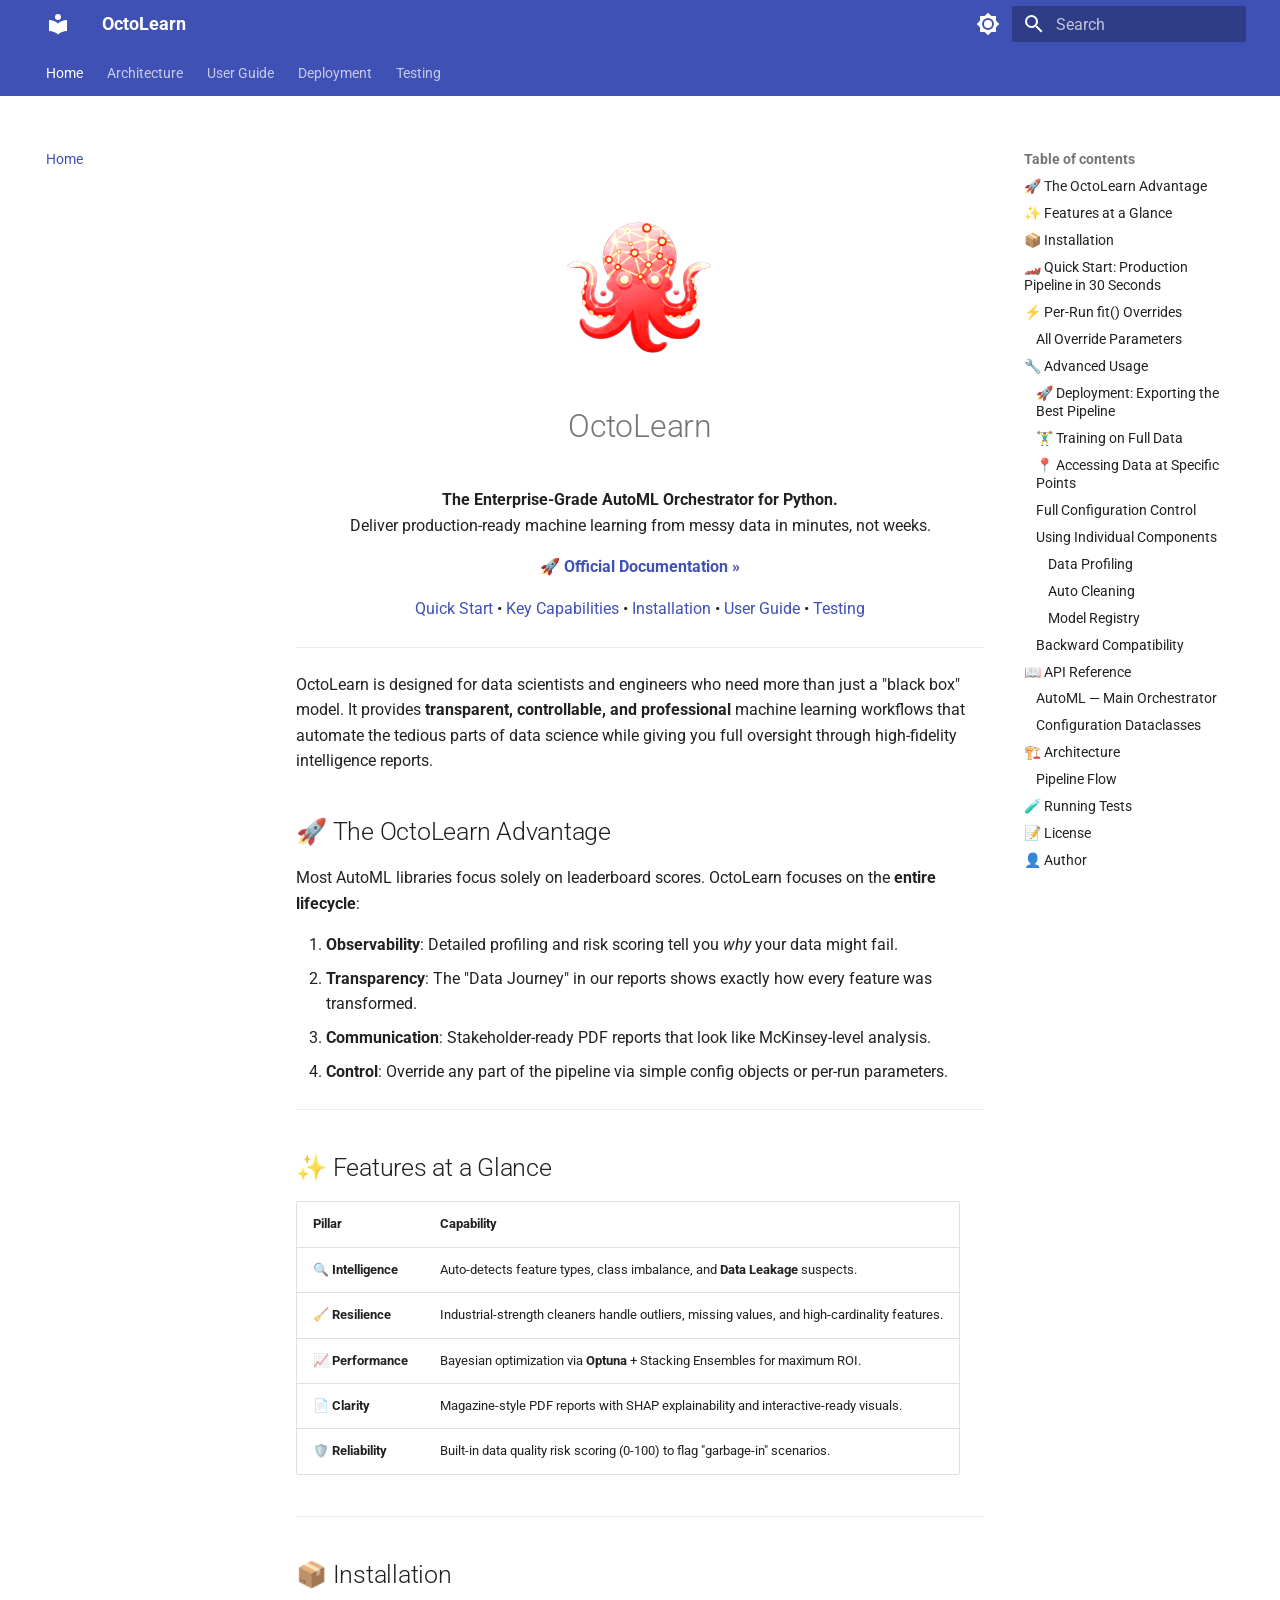
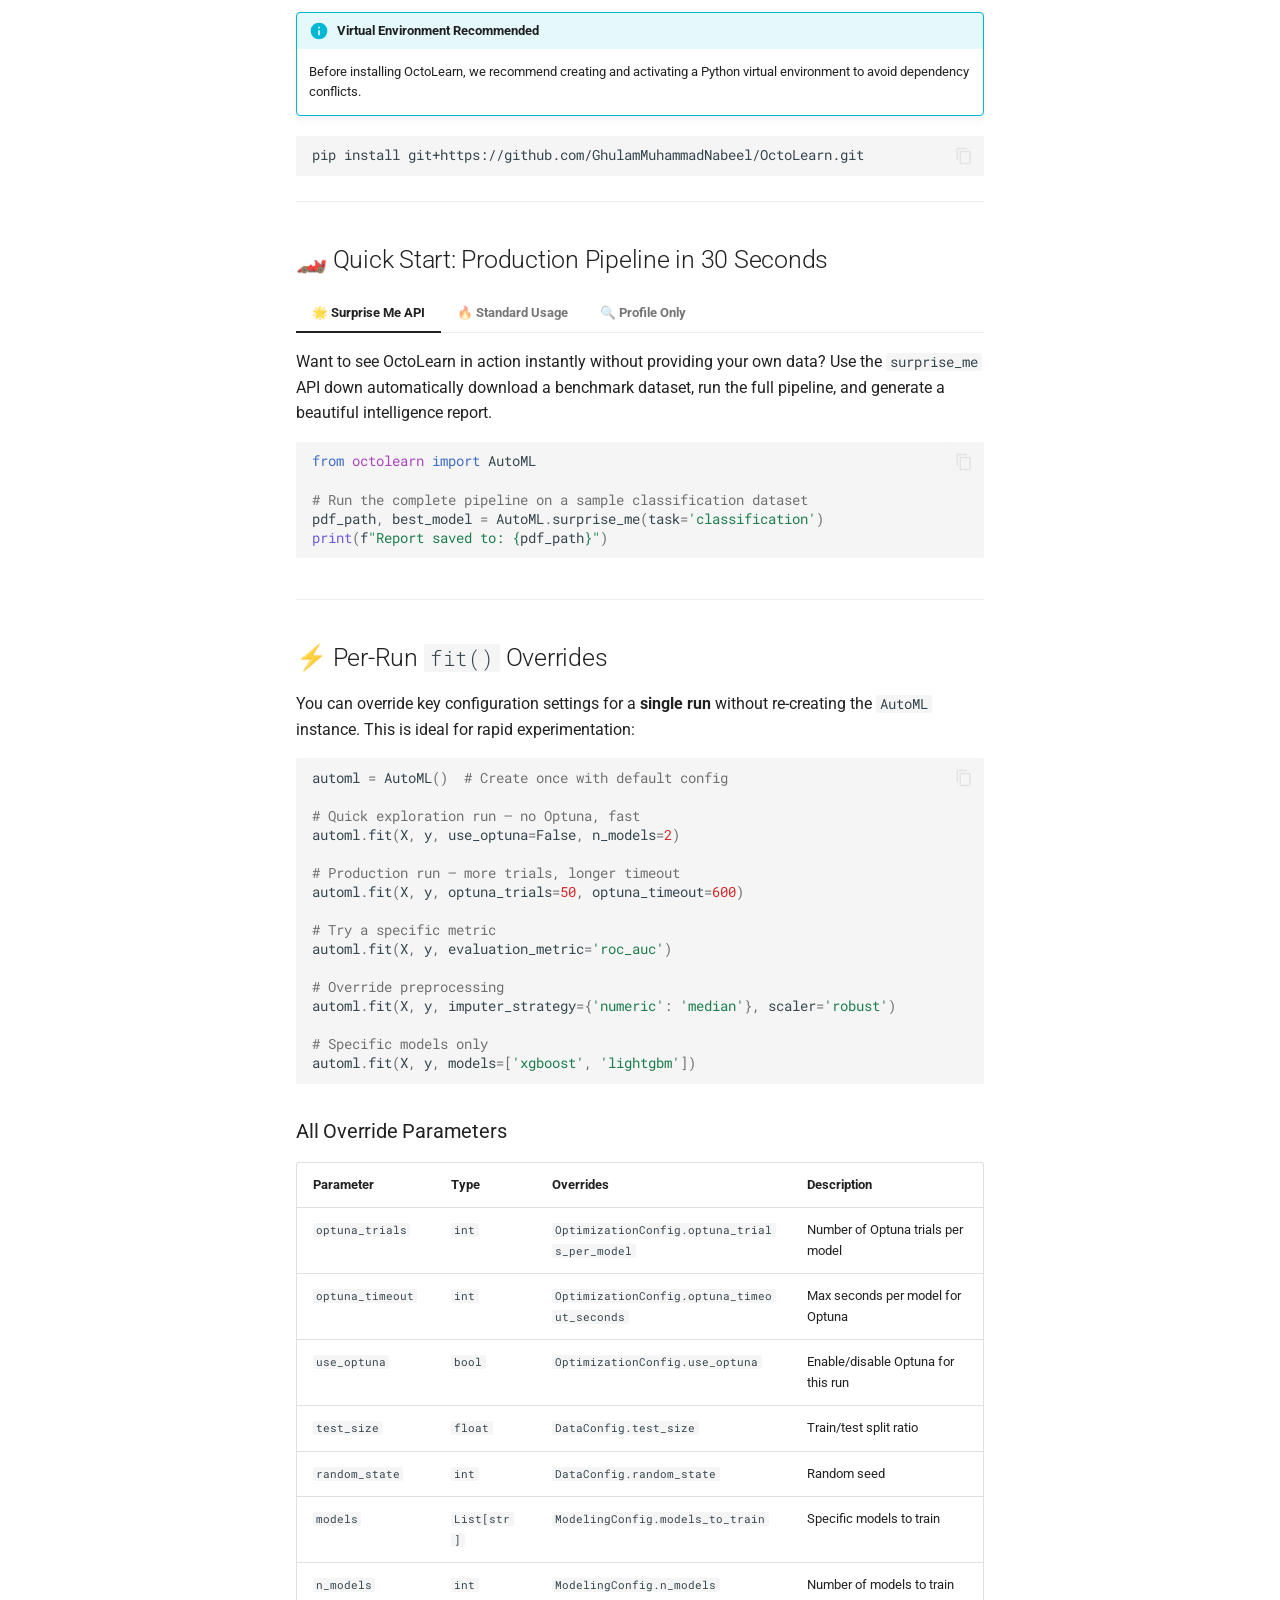
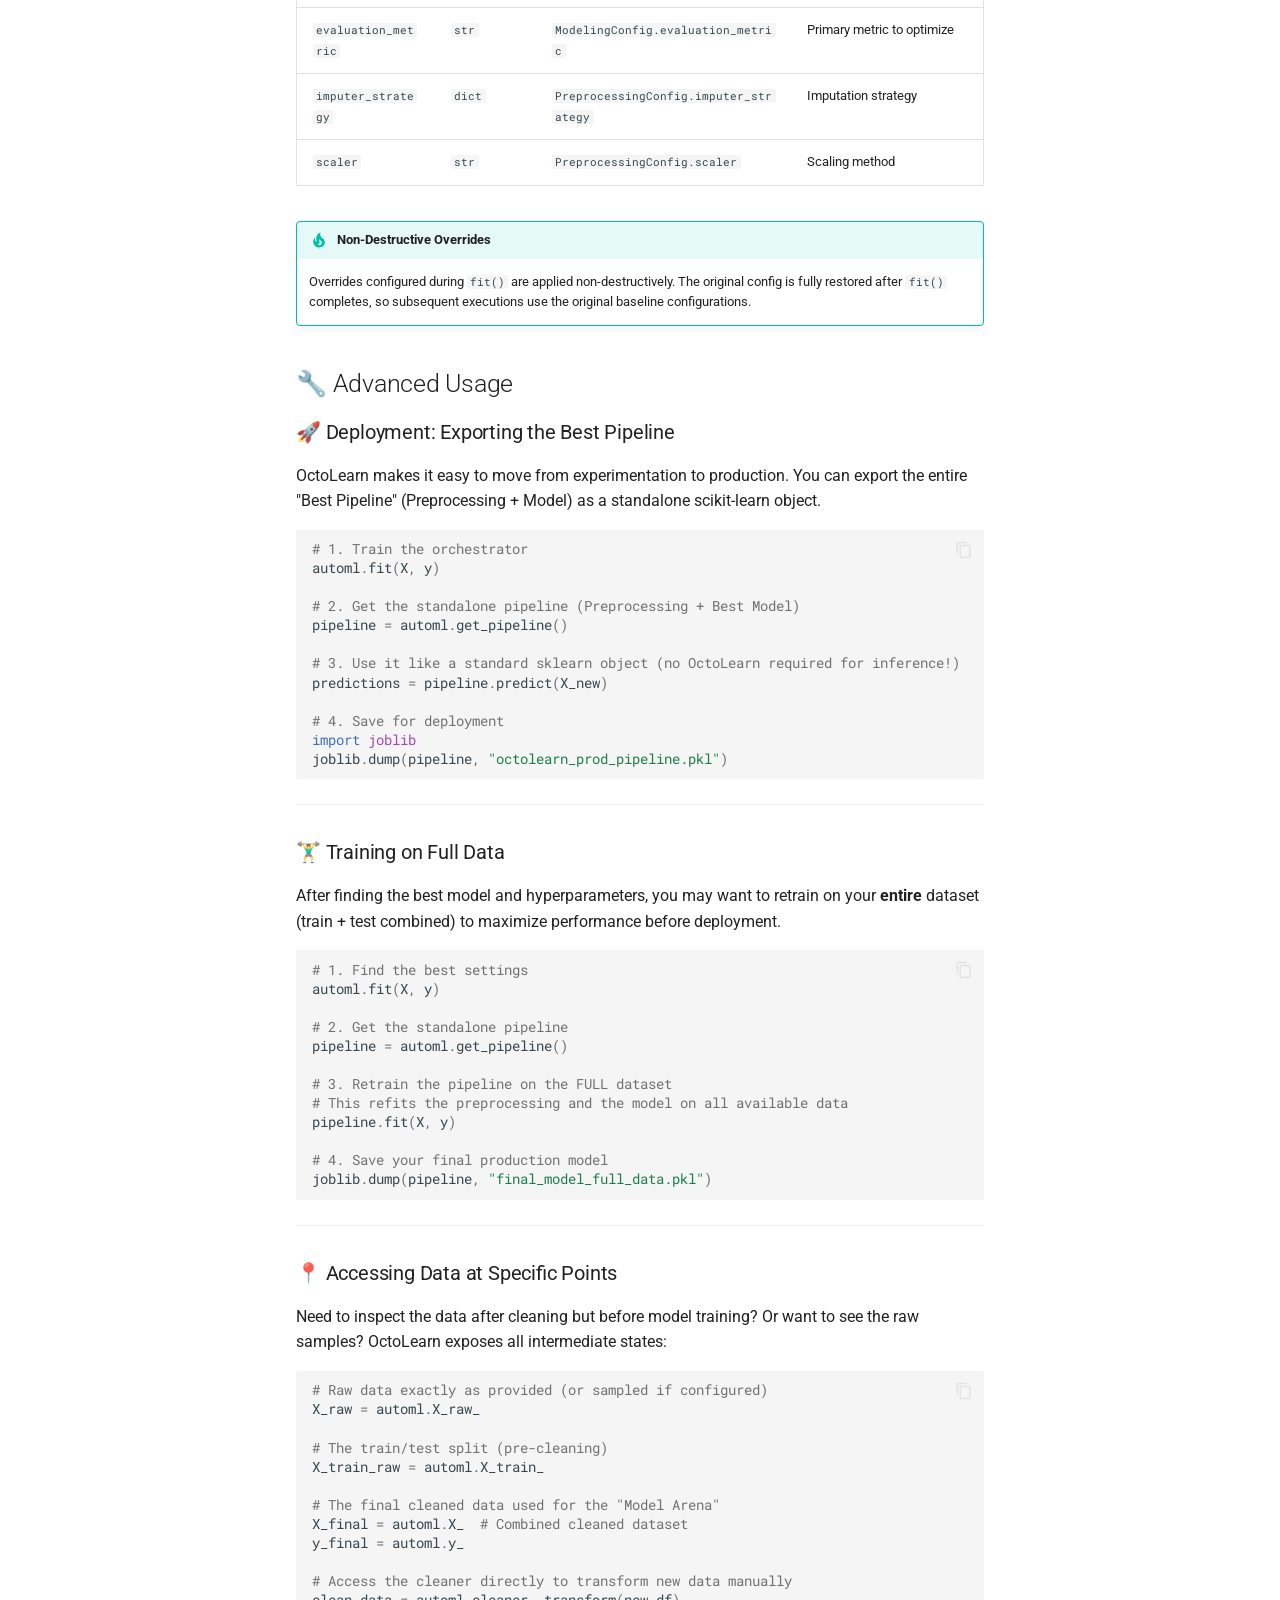
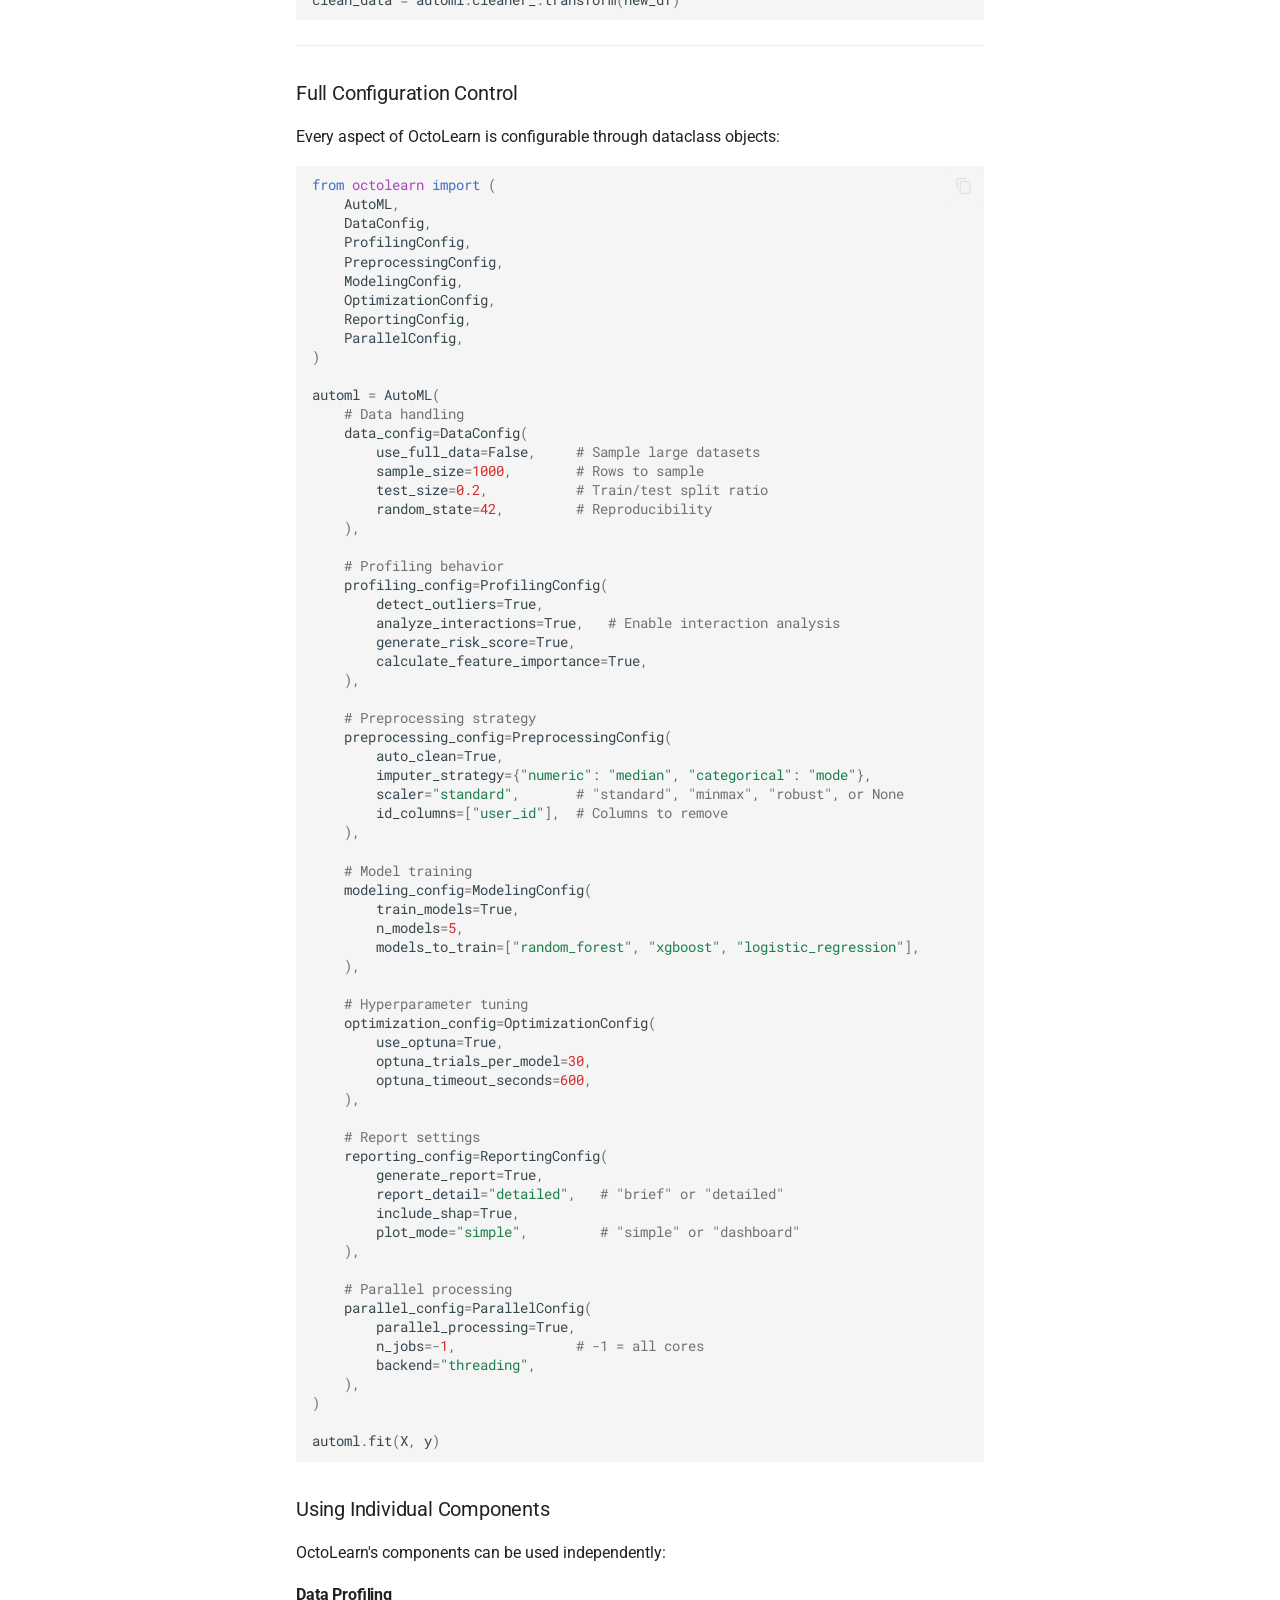
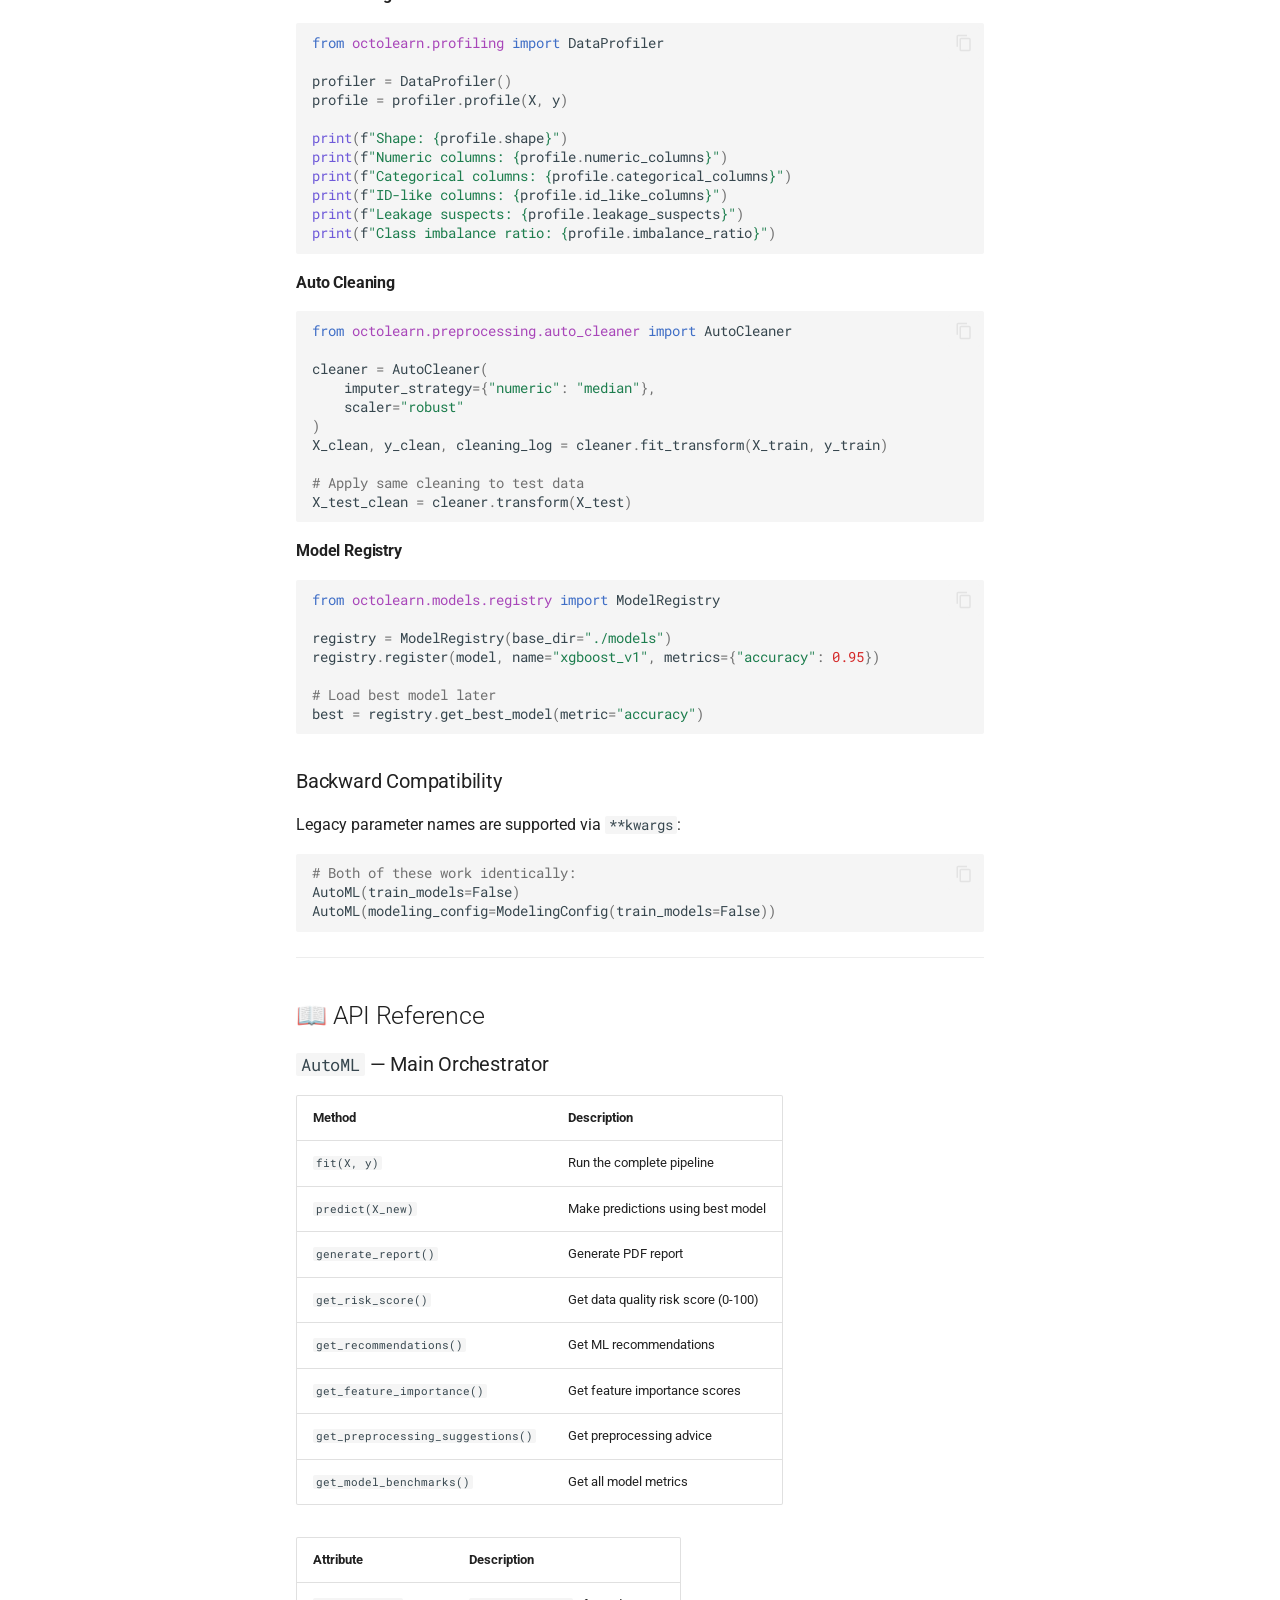
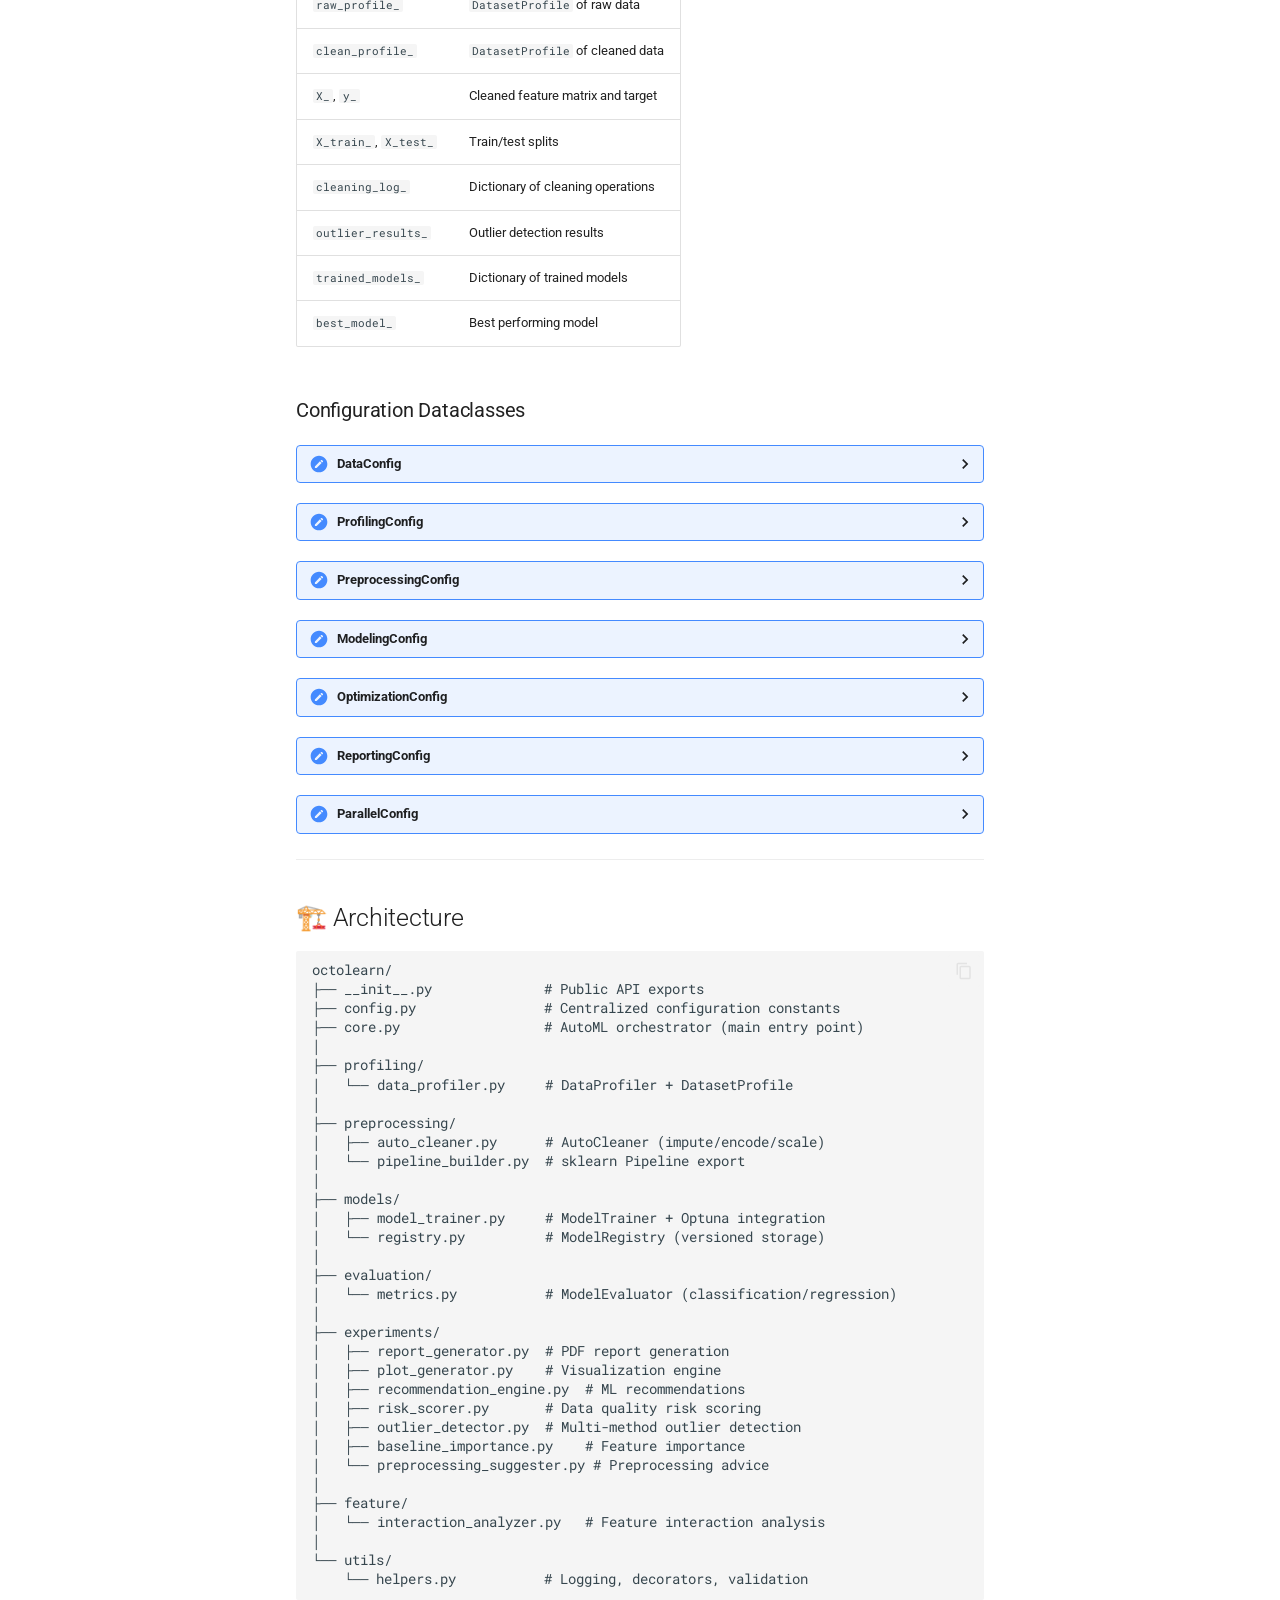
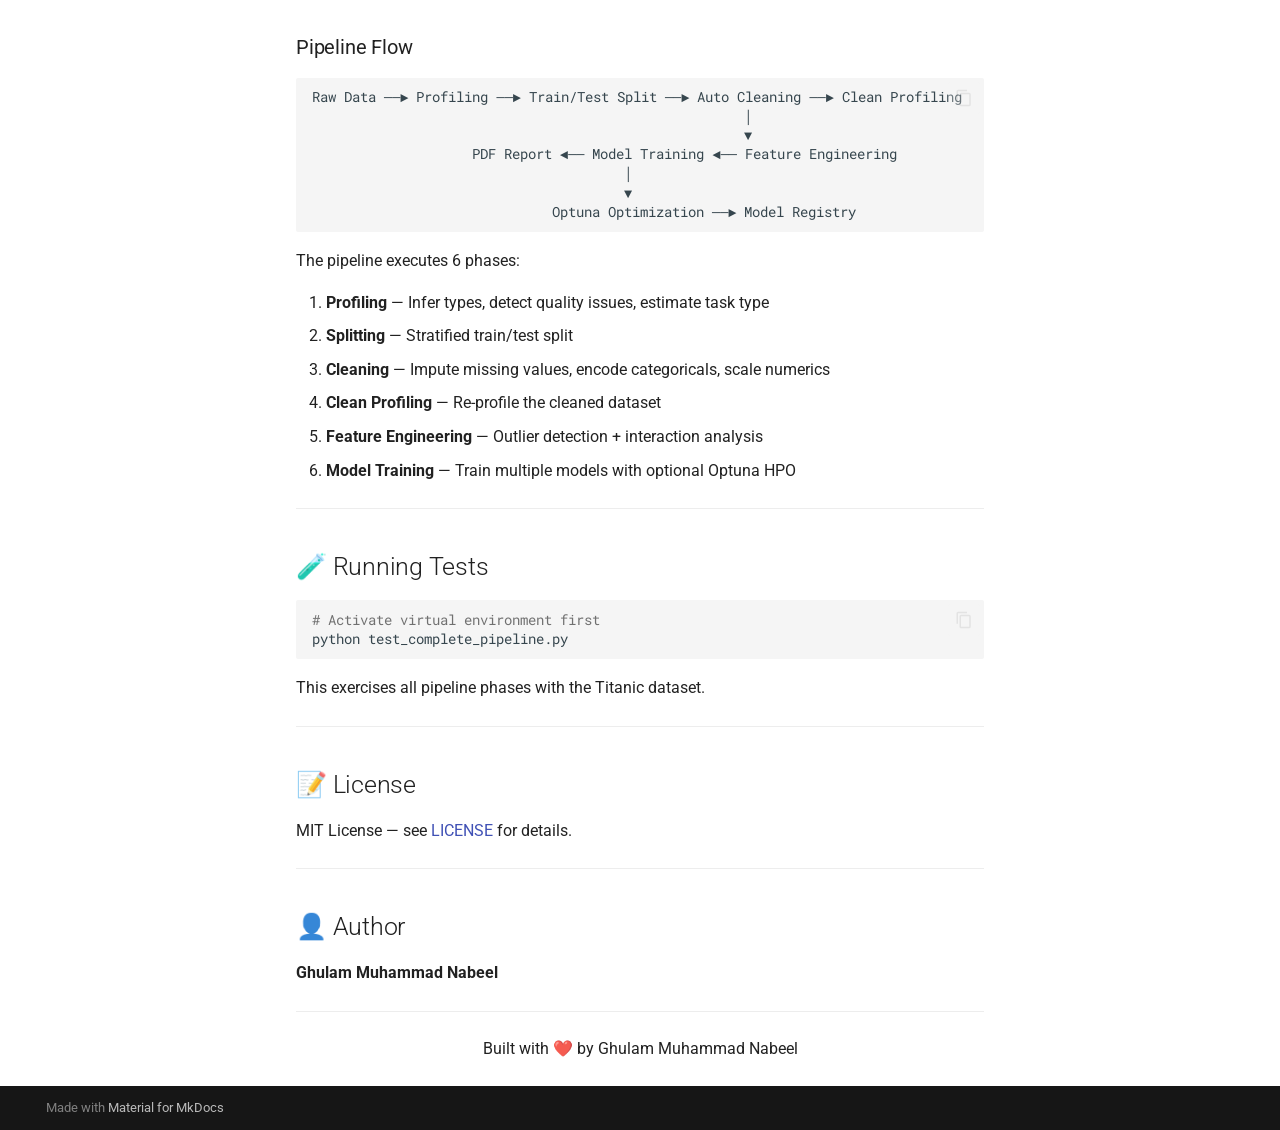
<file: index.html>
<!doctype html>
<html lang="en" class="no-js">
  <head>
    
      <meta charset="utf-8">
      <meta name="viewport" content="width=device-width,initial-scale=1">
      
        <meta name="description" content="The Enterprise-Grade AutoML Orchestrator for Python.">
      
      
      
        <link rel="canonical" href="https://GhulamMuhammadNabeel.github.io/OctoLearn/">
      
      
      
        <link rel="next" href="architecture/">
      
      
        
      
      
      <link rel="icon" href="assets/images/favicon.png">
      <meta name="generator" content="mkdocs-1.6.1, mkdocs-material-9.7.2">
    
    
      
        <title>OctoLearn</title>
      
    
    
      <link rel="stylesheet" href="assets/stylesheets/main.484c7ddc.min.css">
      
        
        <link rel="stylesheet" href="assets/stylesheets/palette.ab4e12ef.min.css">
      
      


    
    
      
    
    
      
        
        
        <link rel="preconnect" href="https://fonts.gstatic.com" crossorigin>
        <link rel="stylesheet" href="https://fonts.googleapis.com/css?family=Roboto:300,300i,400,400i,700,700i%7CRoboto+Mono:400,400i,700,700i&display=fallback">
        <style>:root{--md-text-font:"Roboto";--md-code-font:"Roboto Mono"}</style>
      
    
    
      <link rel="stylesheet" href="assets/_mkdocstrings.css">
    
    <script>__md_scope=new URL(".",location),__md_hash=e=>[...e].reduce(((e,_)=>(e<<5)-e+_.charCodeAt(0)),0),__md_get=(e,_=localStorage,t=__md_scope)=>JSON.parse(_.getItem(t.pathname+"."+e)),__md_set=(e,_,t=localStorage,a=__md_scope)=>{try{t.setItem(a.pathname+"."+e,JSON.stringify(_))}catch(e){}}</script>
    
      

    
    
  </head>
  
  
    
    
      
    
    
    
    
    <body dir="ltr" data-md-color-scheme="default" data-md-color-primary="indigo" data-md-color-accent="deep-purple">
  
    
    <input class="md-toggle" data-md-toggle="drawer" type="checkbox" id="__drawer" autocomplete="off">
    <input class="md-toggle" data-md-toggle="search" type="checkbox" id="__search" autocomplete="off">
    <label class="md-overlay" for="__drawer"></label>
    <div data-md-component="skip">
      
        
        <a href="#the-octolearn-advantage" class="md-skip">
          Skip to content
        </a>
      
    </div>
    <div data-md-component="announce">
      
    </div>
    
    
      

<header class="md-header" data-md-component="header">
  <nav class="md-header__inner md-grid" aria-label="Header">
    <a href="." title="OctoLearn" class="md-header__button md-logo" aria-label="OctoLearn" data-md-component="logo">
      
  
  <svg xmlns="http://www.w3.org/2000/svg" viewBox="0 0 24 24"><path d="M12 8a3 3 0 0 0 3-3 3 3 0 0 0-3-3 3 3 0 0 0-3 3 3 3 0 0 0 3 3m0 3.54C9.64 9.35 6.5 8 3 8v11c3.5 0 6.64 1.35 9 3.54 2.36-2.19 5.5-3.54 9-3.54V8c-3.5 0-6.64 1.35-9 3.54"/></svg>

    </a>
    <label class="md-header__button md-icon" for="__drawer">
      
      <svg xmlns="http://www.w3.org/2000/svg" viewBox="0 0 24 24"><path d="M3 6h18v2H3zm0 5h18v2H3zm0 5h18v2H3z"/></svg>
    </label>
    <div class="md-header__title" data-md-component="header-title">
      <div class="md-header__ellipsis">
        <div class="md-header__topic">
          <span class="md-ellipsis">
            OctoLearn
          </span>
        </div>
        <div class="md-header__topic" data-md-component="header-topic">
          <span class="md-ellipsis">
            
              Home
            
          </span>
        </div>
      </div>
    </div>
    
      
        <form class="md-header__option" data-md-component="palette">
  
    
    
    
    <input class="md-option" data-md-color-media="" data-md-color-scheme="default" data-md-color-primary="indigo" data-md-color-accent="deep-purple"  aria-label="Switch to dark mode"  type="radio" name="__palette" id="__palette_0">
    
      <label class="md-header__button md-icon" title="Switch to dark mode" for="__palette_1" hidden>
        <svg xmlns="http://www.w3.org/2000/svg" viewBox="0 0 24 24"><path d="M12 8a4 4 0 0 0-4 4 4 4 0 0 0 4 4 4 4 0 0 0 4-4 4 4 0 0 0-4-4m0 10a6 6 0 0 1-6-6 6 6 0 0 1 6-6 6 6 0 0 1 6 6 6 6 0 0 1-6 6m8-9.31V4h-4.69L12 .69 8.69 4H4v4.69L.69 12 4 15.31V20h4.69L12 23.31 15.31 20H20v-4.69L23.31 12z"/></svg>
      </label>
    
  
    
    
    
    <input class="md-option" data-md-color-media="" data-md-color-scheme="slate" data-md-color-primary="indigo" data-md-color-accent="deep-purple"  aria-label="Switch to light mode"  type="radio" name="__palette" id="__palette_1">
    
      <label class="md-header__button md-icon" title="Switch to light mode" for="__palette_0" hidden>
        <svg xmlns="http://www.w3.org/2000/svg" viewBox="0 0 24 24"><path d="M12 18c-.89 0-1.74-.2-2.5-.55C11.56 16.5 13 14.42 13 12s-1.44-4.5-3.5-5.45C10.26 6.2 11.11 6 12 6a6 6 0 0 1 6 6 6 6 0 0 1-6 6m8-9.31V4h-4.69L12 .69 8.69 4H4v4.69L.69 12 4 15.31V20h4.69L12 23.31 15.31 20H20v-4.69L23.31 12z"/></svg>
      </label>
    
  
</form>
      
    
    
      <script>var palette=__md_get("__palette");if(palette&&palette.color){if("(prefers-color-scheme)"===palette.color.media){var media=matchMedia("(prefers-color-scheme: light)"),input=document.querySelector(media.matches?"[data-md-color-media='(prefers-color-scheme: light)']":"[data-md-color-media='(prefers-color-scheme: dark)']");palette.color.media=input.getAttribute("data-md-color-media"),palette.color.scheme=input.getAttribute("data-md-color-scheme"),palette.color.primary=input.getAttribute("data-md-color-primary"),palette.color.accent=input.getAttribute("data-md-color-accent")}for(var[key,value]of Object.entries(palette.color))document.body.setAttribute("data-md-color-"+key,value)}</script>
    
    
    
      
      
        <label class="md-header__button md-icon" for="__search">
          
          <svg xmlns="http://www.w3.org/2000/svg" viewBox="0 0 24 24"><path d="M9.5 3A6.5 6.5 0 0 1 16 9.5c0 1.61-.59 3.09-1.56 4.23l.27.27h.79l5 5-1.5 1.5-5-5v-.79l-.27-.27A6.52 6.52 0 0 1 9.5 16 6.5 6.5 0 0 1 3 9.5 6.5 6.5 0 0 1 9.5 3m0 2C7 5 5 7 5 9.5S7 14 9.5 14 14 12 14 9.5 12 5 9.5 5"/></svg>
        </label>
        <div class="md-search" data-md-component="search" role="dialog">
  <label class="md-search__overlay" for="__search"></label>
  <div class="md-search__inner" role="search">
    <form class="md-search__form" name="search">
      <input type="text" class="md-search__input" name="query" aria-label="Search" placeholder="Search" autocapitalize="off" autocorrect="off" autocomplete="off" spellcheck="false" data-md-component="search-query" required>
      <label class="md-search__icon md-icon" for="__search">
        
        <svg xmlns="http://www.w3.org/2000/svg" viewBox="0 0 24 24"><path d="M9.5 3A6.5 6.5 0 0 1 16 9.5c0 1.61-.59 3.09-1.56 4.23l.27.27h.79l5 5-1.5 1.5-5-5v-.79l-.27-.27A6.52 6.52 0 0 1 9.5 16 6.5 6.5 0 0 1 3 9.5 6.5 6.5 0 0 1 9.5 3m0 2C7 5 5 7 5 9.5S7 14 9.5 14 14 12 14 9.5 12 5 9.5 5"/></svg>
        
        <svg xmlns="http://www.w3.org/2000/svg" viewBox="0 0 24 24"><path d="M20 11v2H8l5.5 5.5-1.42 1.42L4.16 12l7.92-7.92L13.5 5.5 8 11z"/></svg>
      </label>
      <nav class="md-search__options" aria-label="Search">
        
        <button type="reset" class="md-search__icon md-icon" title="Clear" aria-label="Clear" tabindex="-1">
          
          <svg xmlns="http://www.w3.org/2000/svg" viewBox="0 0 24 24"><path d="M19 6.41 17.59 5 12 10.59 6.41 5 5 6.41 10.59 12 5 17.59 6.41 19 12 13.41 17.59 19 19 17.59 13.41 12z"/></svg>
        </button>
      </nav>
      
        <div class="md-search__suggest" data-md-component="search-suggest"></div>
      
    </form>
    <div class="md-search__output">
      <div class="md-search__scrollwrap" tabindex="0" data-md-scrollfix>
        <div class="md-search-result" data-md-component="search-result">
          <div class="md-search-result__meta">
            Initializing search
          </div>
          <ol class="md-search-result__list" role="presentation"></ol>
        </div>
      </div>
    </div>
  </div>
</div>
      
    
    
  </nav>
  
</header>
    
    <div class="md-container" data-md-component="container">
      
      
        
          
            
<nav class="md-tabs" aria-label="Tabs" data-md-component="tabs">
  <div class="md-grid">
    <ul class="md-tabs__list">
      
        
  
  
  
    
  
  
    <li class="md-tabs__item md-tabs__item--active">
      <a href="." class="md-tabs__link">
        
  
  
    
  
  Home

      </a>
    </li>
  

      
        
  
  
  
  
    <li class="md-tabs__item">
      <a href="architecture/" class="md-tabs__link">
        
  
  
    
  
  Architecture

      </a>
    </li>
  

      
        
  
  
  
  
    <li class="md-tabs__item">
      <a href="guide/" class="md-tabs__link">
        
  
  
    
  
  User Guide

      </a>
    </li>
  

      
        
  
  
  
  
    <li class="md-tabs__item">
      <a href="deployment/" class="md-tabs__link">
        
  
  
    
  
  Deployment

      </a>
    </li>
  

      
        
  
  
  
  
    <li class="md-tabs__item">
      <a href="testing/" class="md-tabs__link">
        
  
  
    
  
  Testing

      </a>
    </li>
  

      
    </ul>
  </div>
</nav>
          
        
      
      <main class="md-main" data-md-component="main">
        <div class="md-main__inner md-grid">
          
            
              
              <div class="md-sidebar md-sidebar--primary" data-md-component="sidebar" data-md-type="navigation" >
                <div class="md-sidebar__scrollwrap">
                  <div class="md-sidebar__inner">
                    


  


<nav class="md-nav md-nav--primary md-nav--lifted" aria-label="Navigation" data-md-level="0">
  <label class="md-nav__title" for="__drawer">
    <a href="." title="OctoLearn" class="md-nav__button md-logo" aria-label="OctoLearn" data-md-component="logo">
      
  
  <svg xmlns="http://www.w3.org/2000/svg" viewBox="0 0 24 24"><path d="M12 8a3 3 0 0 0 3-3 3 3 0 0 0-3-3 3 3 0 0 0-3 3 3 3 0 0 0 3 3m0 3.54C9.64 9.35 6.5 8 3 8v11c3.5 0 6.64 1.35 9 3.54 2.36-2.19 5.5-3.54 9-3.54V8c-3.5 0-6.64 1.35-9 3.54"/></svg>

    </a>
    OctoLearn
  </label>
  
  <ul class="md-nav__list" data-md-scrollfix>
    
      
      
  
  
    
  
  
  
    <li class="md-nav__item md-nav__item--active">
      
      <input class="md-nav__toggle md-toggle" type="checkbox" id="__toc">
      
      
      
        <label class="md-nav__link md-nav__link--active" for="__toc">
          
  
  
  <span class="md-ellipsis">
    
  
    Home
  

    
  </span>
  
  

          <span class="md-nav__icon md-icon"></span>
        </label>
      
      <a href="." class="md-nav__link md-nav__link--active">
        
  
  
  <span class="md-ellipsis">
    
  
    Home
  

    
  </span>
  
  

      </a>
      
        

<nav class="md-nav md-nav--secondary" aria-label="Table of contents">
  
  
  
  
    <label class="md-nav__title" for="__toc">
      <span class="md-nav__icon md-icon"></span>
      Table of contents
    </label>
    <ul class="md-nav__list" data-md-component="toc" data-md-scrollfix>
      
        <li class="md-nav__item">
  <a href="#the-octolearn-advantage" class="md-nav__link">
    <span class="md-ellipsis">
      
        🚀 The OctoLearn Advantage
      
    </span>
  </a>
  
</li>
      
        <li class="md-nav__item">
  <a href="#features-at-a-glance" class="md-nav__link">
    <span class="md-ellipsis">
      
        ✨ Features at a Glance
      
    </span>
  </a>
  
</li>
      
        <li class="md-nav__item">
  <a href="#installation" class="md-nav__link">
    <span class="md-ellipsis">
      
        📦 Installation
      
    </span>
  </a>
  
</li>
      
        <li class="md-nav__item">
  <a href="#quick-start-production-pipeline-in-30-seconds" class="md-nav__link">
    <span class="md-ellipsis">
      
        🏎️ Quick Start: Production Pipeline in 30 Seconds
      
    </span>
  </a>
  
</li>
      
        <li class="md-nav__item">
  <a href="#per-run-fit-overrides" class="md-nav__link">
    <span class="md-ellipsis">
      
        ⚡ Per-Run fit() Overrides
      
    </span>
  </a>
  
    <nav class="md-nav" aria-label="⚡ Per-Run fit() Overrides">
      <ul class="md-nav__list">
        
          <li class="md-nav__item">
  <a href="#all-override-parameters" class="md-nav__link">
    <span class="md-ellipsis">
      
        All Override Parameters
      
    </span>
  </a>
  
</li>
        
      </ul>
    </nav>
  
</li>
      
        <li class="md-nav__item">
  <a href="#advanced-usage" class="md-nav__link">
    <span class="md-ellipsis">
      
        🔧 Advanced Usage
      
    </span>
  </a>
  
    <nav class="md-nav" aria-label="🔧 Advanced Usage">
      <ul class="md-nav__list">
        
          <li class="md-nav__item">
  <a href="#deployment-exporting-the-best-pipeline" class="md-nav__link">
    <span class="md-ellipsis">
      
        🚀 Deployment: Exporting the Best Pipeline
      
    </span>
  </a>
  
</li>
        
          <li class="md-nav__item">
  <a href="#training-on-full-data" class="md-nav__link">
    <span class="md-ellipsis">
      
        🏋️‍♂️ Training on Full Data
      
    </span>
  </a>
  
</li>
        
          <li class="md-nav__item">
  <a href="#accessing-data-at-specific-points" class="md-nav__link">
    <span class="md-ellipsis">
      
        📍 Accessing Data at Specific Points
      
    </span>
  </a>
  
</li>
        
          <li class="md-nav__item">
  <a href="#full-configuration-control" class="md-nav__link">
    <span class="md-ellipsis">
      
        Full Configuration Control
      
    </span>
  </a>
  
</li>
        
          <li class="md-nav__item">
  <a href="#using-individual-components" class="md-nav__link">
    <span class="md-ellipsis">
      
        Using Individual Components
      
    </span>
  </a>
  
    <nav class="md-nav" aria-label="Using Individual Components">
      <ul class="md-nav__list">
        
          <li class="md-nav__item">
  <a href="#data-profiling" class="md-nav__link">
    <span class="md-ellipsis">
      
        Data Profiling
      
    </span>
  </a>
  
</li>
        
          <li class="md-nav__item">
  <a href="#auto-cleaning" class="md-nav__link">
    <span class="md-ellipsis">
      
        Auto Cleaning
      
    </span>
  </a>
  
</li>
        
          <li class="md-nav__item">
  <a href="#model-registry" class="md-nav__link">
    <span class="md-ellipsis">
      
        Model Registry
      
    </span>
  </a>
  
</li>
        
      </ul>
    </nav>
  
</li>
        
          <li class="md-nav__item">
  <a href="#backward-compatibility" class="md-nav__link">
    <span class="md-ellipsis">
      
        Backward Compatibility
      
    </span>
  </a>
  
</li>
        
      </ul>
    </nav>
  
</li>
      
        <li class="md-nav__item">
  <a href="#api-reference" class="md-nav__link">
    <span class="md-ellipsis">
      
        📖 API Reference
      
    </span>
  </a>
  
    <nav class="md-nav" aria-label="📖 API Reference">
      <ul class="md-nav__list">
        
          <li class="md-nav__item">
  <a href="#automl-main-orchestrator" class="md-nav__link">
    <span class="md-ellipsis">
      
        AutoML — Main Orchestrator
      
    </span>
  </a>
  
</li>
        
          <li class="md-nav__item">
  <a href="#configuration-dataclasses" class="md-nav__link">
    <span class="md-ellipsis">
      
        Configuration Dataclasses
      
    </span>
  </a>
  
</li>
        
      </ul>
    </nav>
  
</li>
      
        <li class="md-nav__item">
  <a href="#architecture" class="md-nav__link">
    <span class="md-ellipsis">
      
        🏗️ Architecture
      
    </span>
  </a>
  
    <nav class="md-nav" aria-label="🏗️ Architecture">
      <ul class="md-nav__list">
        
          <li class="md-nav__item">
  <a href="#pipeline-flow" class="md-nav__link">
    <span class="md-ellipsis">
      
        Pipeline Flow
      
    </span>
  </a>
  
</li>
        
      </ul>
    </nav>
  
</li>
      
        <li class="md-nav__item">
  <a href="#running-tests" class="md-nav__link">
    <span class="md-ellipsis">
      
        🧪 Running Tests
      
    </span>
  </a>
  
</li>
      
        <li class="md-nav__item">
  <a href="#license" class="md-nav__link">
    <span class="md-ellipsis">
      
        📝 License
      
    </span>
  </a>
  
</li>
      
        <li class="md-nav__item">
  <a href="#author" class="md-nav__link">
    <span class="md-ellipsis">
      
        👤 Author
      
    </span>
  </a>
  
</li>
      
    </ul>
  
</nav>
      
    </li>
  

    
      
      
  
  
  
  
    <li class="md-nav__item">
      <a href="architecture/" class="md-nav__link">
        
  
  
  <span class="md-ellipsis">
    
  
    Architecture
  

    
  </span>
  
  

      </a>
    </li>
  

    
      
      
  
  
  
  
    <li class="md-nav__item">
      <a href="guide/" class="md-nav__link">
        
  
  
  <span class="md-ellipsis">
    
  
    User Guide
  

    
  </span>
  
  

      </a>
    </li>
  

    
      
      
  
  
  
  
    <li class="md-nav__item">
      <a href="deployment/" class="md-nav__link">
        
  
  
  <span class="md-ellipsis">
    
  
    Deployment
  

    
  </span>
  
  

      </a>
    </li>
  

    
      
      
  
  
  
  
    <li class="md-nav__item">
      <a href="testing/" class="md-nav__link">
        
  
  
  <span class="md-ellipsis">
    
  
    Testing
  

    
  </span>
  
  

      </a>
    </li>
  

    
  </ul>
</nav>
                  </div>
                </div>
              </div>
            
            
              
              <div class="md-sidebar md-sidebar--secondary" data-md-component="sidebar" data-md-type="toc" >
                <div class="md-sidebar__scrollwrap">
                  <div class="md-sidebar__inner">
                    

<nav class="md-nav md-nav--secondary" aria-label="Table of contents">
  
  
  
  
    <label class="md-nav__title" for="__toc">
      <span class="md-nav__icon md-icon"></span>
      Table of contents
    </label>
    <ul class="md-nav__list" data-md-component="toc" data-md-scrollfix>
      
        <li class="md-nav__item">
  <a href="#the-octolearn-advantage" class="md-nav__link">
    <span class="md-ellipsis">
      
        🚀 The OctoLearn Advantage
      
    </span>
  </a>
  
</li>
      
        <li class="md-nav__item">
  <a href="#features-at-a-glance" class="md-nav__link">
    <span class="md-ellipsis">
      
        ✨ Features at a Glance
      
    </span>
  </a>
  
</li>
      
        <li class="md-nav__item">
  <a href="#installation" class="md-nav__link">
    <span class="md-ellipsis">
      
        📦 Installation
      
    </span>
  </a>
  
</li>
      
        <li class="md-nav__item">
  <a href="#quick-start-production-pipeline-in-30-seconds" class="md-nav__link">
    <span class="md-ellipsis">
      
        🏎️ Quick Start: Production Pipeline in 30 Seconds
      
    </span>
  </a>
  
</li>
      
        <li class="md-nav__item">
  <a href="#per-run-fit-overrides" class="md-nav__link">
    <span class="md-ellipsis">
      
        ⚡ Per-Run fit() Overrides
      
    </span>
  </a>
  
    <nav class="md-nav" aria-label="⚡ Per-Run fit() Overrides">
      <ul class="md-nav__list">
        
          <li class="md-nav__item">
  <a href="#all-override-parameters" class="md-nav__link">
    <span class="md-ellipsis">
      
        All Override Parameters
      
    </span>
  </a>
  
</li>
        
      </ul>
    </nav>
  
</li>
      
        <li class="md-nav__item">
  <a href="#advanced-usage" class="md-nav__link">
    <span class="md-ellipsis">
      
        🔧 Advanced Usage
      
    </span>
  </a>
  
    <nav class="md-nav" aria-label="🔧 Advanced Usage">
      <ul class="md-nav__list">
        
          <li class="md-nav__item">
  <a href="#deployment-exporting-the-best-pipeline" class="md-nav__link">
    <span class="md-ellipsis">
      
        🚀 Deployment: Exporting the Best Pipeline
      
    </span>
  </a>
  
</li>
        
          <li class="md-nav__item">
  <a href="#training-on-full-data" class="md-nav__link">
    <span class="md-ellipsis">
      
        🏋️‍♂️ Training on Full Data
      
    </span>
  </a>
  
</li>
        
          <li class="md-nav__item">
  <a href="#accessing-data-at-specific-points" class="md-nav__link">
    <span class="md-ellipsis">
      
        📍 Accessing Data at Specific Points
      
    </span>
  </a>
  
</li>
        
          <li class="md-nav__item">
  <a href="#full-configuration-control" class="md-nav__link">
    <span class="md-ellipsis">
      
        Full Configuration Control
      
    </span>
  </a>
  
</li>
        
          <li class="md-nav__item">
  <a href="#using-individual-components" class="md-nav__link">
    <span class="md-ellipsis">
      
        Using Individual Components
      
    </span>
  </a>
  
    <nav class="md-nav" aria-label="Using Individual Components">
      <ul class="md-nav__list">
        
          <li class="md-nav__item">
  <a href="#data-profiling" class="md-nav__link">
    <span class="md-ellipsis">
      
        Data Profiling
      
    </span>
  </a>
  
</li>
        
          <li class="md-nav__item">
  <a href="#auto-cleaning" class="md-nav__link">
    <span class="md-ellipsis">
      
        Auto Cleaning
      
    </span>
  </a>
  
</li>
        
          <li class="md-nav__item">
  <a href="#model-registry" class="md-nav__link">
    <span class="md-ellipsis">
      
        Model Registry
      
    </span>
  </a>
  
</li>
        
      </ul>
    </nav>
  
</li>
        
          <li class="md-nav__item">
  <a href="#backward-compatibility" class="md-nav__link">
    <span class="md-ellipsis">
      
        Backward Compatibility
      
    </span>
  </a>
  
</li>
        
      </ul>
    </nav>
  
</li>
      
        <li class="md-nav__item">
  <a href="#api-reference" class="md-nav__link">
    <span class="md-ellipsis">
      
        📖 API Reference
      
    </span>
  </a>
  
    <nav class="md-nav" aria-label="📖 API Reference">
      <ul class="md-nav__list">
        
          <li class="md-nav__item">
  <a href="#automl-main-orchestrator" class="md-nav__link">
    <span class="md-ellipsis">
      
        AutoML — Main Orchestrator
      
    </span>
  </a>
  
</li>
        
          <li class="md-nav__item">
  <a href="#configuration-dataclasses" class="md-nav__link">
    <span class="md-ellipsis">
      
        Configuration Dataclasses
      
    </span>
  </a>
  
</li>
        
      </ul>
    </nav>
  
</li>
      
        <li class="md-nav__item">
  <a href="#architecture" class="md-nav__link">
    <span class="md-ellipsis">
      
        🏗️ Architecture
      
    </span>
  </a>
  
    <nav class="md-nav" aria-label="🏗️ Architecture">
      <ul class="md-nav__list">
        
          <li class="md-nav__item">
  <a href="#pipeline-flow" class="md-nav__link">
    <span class="md-ellipsis">
      
        Pipeline Flow
      
    </span>
  </a>
  
</li>
        
      </ul>
    </nav>
  
</li>
      
        <li class="md-nav__item">
  <a href="#running-tests" class="md-nav__link">
    <span class="md-ellipsis">
      
        🧪 Running Tests
      
    </span>
  </a>
  
</li>
      
        <li class="md-nav__item">
  <a href="#license" class="md-nav__link">
    <span class="md-ellipsis">
      
        📝 License
      
    </span>
  </a>
  
</li>
      
        <li class="md-nav__item">
  <a href="#author" class="md-nav__link">
    <span class="md-ellipsis">
      
        👤 Author
      
    </span>
  </a>
  
</li>
      
    </ul>
  
</nav>
                  </div>
                </div>
              </div>
            
          
          
            <div class="md-content" data-md-component="content">
              
              <article class="md-content__inner md-typeset">
                
                  



<p align="center">
  <img src="../octolearn/images/logo.png" alt="OctoLearn Logo" width="220"/>
</p>

<h1 align="center">OctoLearn</h1>

<p align="center">
  <strong>The Enterprise-Grade AutoML Orchestrator for Python.</strong><br>
  Deliver production-ready machine learning from messy data in minutes, not weeks.
</p>

<p align="center">
  <a href="https://GhulamMuhammadNabeel.github.io/OctoLearn/"><strong>🚀 Official Documentation »</strong></a>
</p>

<p align="center">
  <a href="#-quick-start">Quick Start</a> •
  <a href="#-features">Key Capabilities</a> •
  <a href="#-installation">Installation</a> •
  <a href="guide.md">User Guide</a> •
  <a href="testing.md">Testing</a>
</p>

<hr />
<p>OctoLearn is designed for data scientists and engineers who need more than just a "black box" model. It provides <strong>transparent, controllable, and professional</strong> machine learning workflows that automate the tedious parts of data science while giving you full oversight through high-fidelity intelligence reports.</p>
<h2 id="the-octolearn-advantage">🚀 The OctoLearn Advantage</h2>
<p>Most AutoML libraries focus solely on leaderboard scores. OctoLearn focuses on the <strong>entire lifecycle</strong>:</p>
<ol>
<li><strong>Observability</strong>: Detailed profiling and risk scoring tell you <em>why</em> your data might fail.</li>
<li><strong>Transparency</strong>: The "Data Journey" in our reports shows exactly how every feature was transformed.</li>
<li><strong>Communication</strong>: Stakeholder-ready PDF reports that look like McKinsey-level analysis.</li>
<li><strong>Control</strong>: Override any part of the pipeline via simple config objects or per-run parameters.</li>
</ol>
<hr />
<h2 id="features-at-a-glance">✨ Features at a Glance</h2>
<table>
<thead>
<tr>
<th style="text-align: left;">Pillar</th>
<th style="text-align: left;">Capability</th>
</tr>
</thead>
<tbody>
<tr>
<td style="text-align: left;"><strong>🔍 Intelligence</strong></td>
<td style="text-align: left;">Auto-detects feature types, class imbalance, and <strong>Data Leakage</strong> suspects.</td>
</tr>
<tr>
<td style="text-align: left;"><strong>🧹 Resilience</strong></td>
<td style="text-align: left;">Industrial-strength cleaners handle outliers, missing values, and high-cardinality features.</td>
</tr>
<tr>
<td style="text-align: left;"><strong>📈 Performance</strong></td>
<td style="text-align: left;">Bayesian optimization via <strong>Optuna</strong> + Stacking Ensembles for maximum ROI.</td>
</tr>
<tr>
<td style="text-align: left;"><strong>📄 Clarity</strong></td>
<td style="text-align: left;">Magazine-style PDF reports with SHAP explainability and interactive-ready visuals.</td>
</tr>
<tr>
<td style="text-align: left;"><strong>🛡️ Reliability</strong></td>
<td style="text-align: left;">Built-in data quality risk scoring (0-100) to flag "garbage-in" scenarios.</td>
</tr>
</tbody>
</table>
<hr />
<h2 id="installation">📦 Installation</h2>
<div class="admonition info">
<p class="admonition-title">Virtual Environment Recommended</p>
<p>Before installing OctoLearn, we recommend creating and activating a Python virtual environment to avoid dependency conflicts.</p>
</div>
<div class="highlight"><pre><span></span><code><a id="__codelineno-0-1" name="__codelineno-0-1" href="#__codelineno-0-1"></a>pip<span class="w"> </span>install<span class="w"> </span>git+https://github.com/GhulamMuhammadNabeel/OctoLearn.git
</code></pre></div>
<hr />
<h2 id="quick-start-production-pipeline-in-30-seconds">🏎️ Quick Start: Production Pipeline in 30 Seconds</h2>
<div class="tabbed-set tabbed-alternate" data-tabs="1:3"><input checked="checked" id="__tabbed_1_1" name="__tabbed_1" type="radio" /><input id="__tabbed_1_2" name="__tabbed_1" type="radio" /><input id="__tabbed_1_3" name="__tabbed_1" type="radio" /><div class="tabbed-labels"><label for="__tabbed_1_1">🌟 Surprise Me API</label><label for="__tabbed_1_2">🔥 Standard Usage</label><label for="__tabbed_1_3">🔍 Profile Only</label></div>
<div class="tabbed-content">
<div class="tabbed-block">
<p>Want to see OctoLearn in action instantly without providing your own data? Use the <code>surprise_me</code> API down automatically download a benchmark dataset, run the full pipeline, and generate a beautiful intelligence report.</p>
<div class="highlight"><pre><span></span><code><a id="__codelineno-1-1" name="__codelineno-1-1" href="#__codelineno-1-1"></a><span class="kn">from</span><span class="w"> </span><span class="nn">octolearn</span><span class="w"> </span><span class="kn">import</span> <span class="n">AutoML</span>
<a id="__codelineno-1-2" name="__codelineno-1-2" href="#__codelineno-1-2"></a>
<a id="__codelineno-1-3" name="__codelineno-1-3" href="#__codelineno-1-3"></a><span class="c1"># Run the complete pipeline on a sample classification dataset</span>
<a id="__codelineno-1-4" name="__codelineno-1-4" href="#__codelineno-1-4"></a><span class="n">pdf_path</span><span class="p">,</span> <span class="n">best_model</span> <span class="o">=</span> <span class="n">AutoML</span><span class="o">.</span><span class="n">surprise_me</span><span class="p">(</span><span class="n">task</span><span class="o">=</span><span class="s1">&#39;classification&#39;</span><span class="p">)</span>
<a id="__codelineno-1-5" name="__codelineno-1-5" href="#__codelineno-1-5"></a><span class="nb">print</span><span class="p">(</span><span class="sa">f</span><span class="s2">&quot;Report saved to: </span><span class="si">{</span><span class="n">pdf_path</span><span class="si">}</span><span class="s2">&quot;</span><span class="p">)</span>
</code></pre></div>
</div>
<div class="tabbed-block">
<p>Bring your own dataset and let OctoLearn orchestrate the profiling, cleaning, tuning, and evaluation out of the box.</p>
<div class="highlight"><pre><span></span><code><a id="__codelineno-2-1" name="__codelineno-2-1" href="#__codelineno-2-1"></a><span class="kn">from</span><span class="w"> </span><span class="nn">octolearn</span><span class="w"> </span><span class="kn">import</span> <span class="n">AutoML</span>
<a id="__codelineno-2-2" name="__codelineno-2-2" href="#__codelineno-2-2"></a><span class="kn">import</span><span class="w"> </span><span class="nn">pandas</span><span class="w"> </span><span class="k">as</span><span class="w"> </span><span class="nn">pd</span>
<a id="__codelineno-2-3" name="__codelineno-2-3" href="#__codelineno-2-3"></a>
<a id="__codelineno-2-4" name="__codelineno-2-4" href="#__codelineno-2-4"></a><span class="c1"># 1. Ingest Data</span>
<a id="__codelineno-2-5" name="__codelineno-2-5" href="#__codelineno-2-5"></a><span class="n">df</span> <span class="o">=</span> <span class="n">pd</span><span class="o">.</span><span class="n">read_csv</span><span class="p">(</span><span class="s2">&quot;telecom_churn.csv&quot;</span><span class="p">)</span>
<a id="__codelineno-2-6" name="__codelineno-2-6" href="#__codelineno-2-6"></a><span class="n">X</span><span class="p">,</span> <span class="n">y</span> <span class="o">=</span> <span class="n">df</span><span class="o">.</span><span class="n">drop</span><span class="p">(</span><span class="s2">&quot;churn&quot;</span><span class="p">,</span> <span class="n">axis</span><span class="o">=</span><span class="mi">1</span><span class="p">),</span> <span class="n">df</span><span class="p">[</span><span class="s2">&quot;churn&quot;</span><span class="p">]</span>
<a id="__codelineno-2-7" name="__codelineno-2-7" href="#__codelineno-2-7"></a>
<a id="__codelineno-2-8" name="__codelineno-2-8" href="#__codelineno-2-8"></a><span class="c1"># 2. Orchestrate (Profile, Clean, Tune, Evaluate)</span>
<a id="__codelineno-2-9" name="__codelineno-2-9" href="#__codelineno-2-9"></a><span class="n">automl</span> <span class="o">=</span> <span class="n">AutoML</span><span class="p">()</span>
<a id="__codelineno-2-10" name="__codelineno-2-10" href="#__codelineno-2-10"></a><span class="n">automl</span><span class="o">.</span><span class="n">fit</span><span class="p">(</span><span class="n">X</span><span class="p">,</span> <span class="n">y</span><span class="p">)</span>
<a id="__codelineno-2-11" name="__codelineno-2-11" href="#__codelineno-2-11"></a>
<a id="__codelineno-2-12" name="__codelineno-2-12" href="#__codelineno-2-12"></a><span class="c1"># 3. Deliver Insight</span>
<a id="__codelineno-2-13" name="__codelineno-2-13" href="#__codelineno-2-13"></a><span class="n">pdf_report</span> <span class="o">=</span> <span class="n">automl</span><span class="o">.</span><span class="n">generate_report</span><span class="p">()</span>
<a id="__codelineno-2-14" name="__codelineno-2-14" href="#__codelineno-2-14"></a><span class="nb">print</span><span class="p">(</span><span class="sa">f</span><span class="s2">&quot;Analysis complete: </span><span class="si">{</span><span class="n">pdf_report</span><span class="si">}</span><span class="s2">&quot;</span><span class="p">)</span>
</code></pre></div>
</div>
<div class="tabbed-block">
<p>Need deep visibility into your dataset without the computational cost of training models? OctoLearn's profiler can execute independently.</p>
<div class="highlight"><pre><span></span><code><a id="__codelineno-3-1" name="__codelineno-3-1" href="#__codelineno-3-1"></a><span class="n">automl</span> <span class="o">=</span> <span class="n">AutoML</span><span class="p">(</span><span class="n">train_models</span><span class="o">=</span><span class="kc">False</span><span class="p">)</span>
<a id="__codelineno-3-2" name="__codelineno-3-2" href="#__codelineno-3-2"></a><span class="n">automl</span><span class="o">.</span><span class="n">fit</span><span class="p">(</span><span class="n">X</span><span class="p">,</span> <span class="n">y</span><span class="p">)</span>
<a id="__codelineno-3-3" name="__codelineno-3-3" href="#__codelineno-3-3"></a>
<a id="__codelineno-3-4" name="__codelineno-3-4" href="#__codelineno-3-4"></a><span class="c1"># Access insights</span>
<a id="__codelineno-3-5" name="__codelineno-3-5" href="#__codelineno-3-5"></a><span class="n">profile</span> <span class="o">=</span> <span class="n">automl</span><span class="o">.</span><span class="n">raw_profile_</span>
<a id="__codelineno-3-6" name="__codelineno-3-6" href="#__codelineno-3-6"></a><span class="nb">print</span><span class="p">(</span><span class="sa">f</span><span class="s2">&quot;Rows: </span><span class="si">{</span><span class="n">profile</span><span class="o">.</span><span class="n">n_rows</span><span class="si">}</span><span class="s2">, Columns: </span><span class="si">{</span><span class="n">profile</span><span class="o">.</span><span class="n">n_columns</span><span class="si">}</span><span class="s2">&quot;</span><span class="p">)</span>
<a id="__codelineno-3-7" name="__codelineno-3-7" href="#__codelineno-3-7"></a><span class="nb">print</span><span class="p">(</span><span class="sa">f</span><span class="s2">&quot;Task type: </span><span class="si">{</span><span class="n">profile</span><span class="o">.</span><span class="n">task_type</span><span class="si">}</span><span class="s2">&quot;</span><span class="p">)</span>
<a id="__codelineno-3-8" name="__codelineno-3-8" href="#__codelineno-3-8"></a><span class="nb">print</span><span class="p">(</span><span class="sa">f</span><span class="s2">&quot;Missing values: </span><span class="si">{</span><span class="n">profile</span><span class="o">.</span><span class="n">missing_ratio</span><span class="si">}</span><span class="s2">&quot;</span><span class="p">)</span>
<a id="__codelineno-3-9" name="__codelineno-3-9" href="#__codelineno-3-9"></a>
<a id="__codelineno-3-10" name="__codelineno-3-10" href="#__codelineno-3-10"></a><span class="c1"># Risk assessment</span>
<a id="__codelineno-3-11" name="__codelineno-3-11" href="#__codelineno-3-11"></a><span class="n">risk</span> <span class="o">=</span> <span class="n">automl</span><span class="o">.</span><span class="n">get_risk_score</span><span class="p">()</span>
<a id="__codelineno-3-12" name="__codelineno-3-12" href="#__codelineno-3-12"></a><span class="nb">print</span><span class="p">(</span><span class="sa">f</span><span class="s2">&quot;Risk: </span><span class="si">{</span><span class="n">risk</span><span class="p">[</span><span class="s1">&#39;score&#39;</span><span class="p">]</span><span class="si">}</span><span class="s2">/100 (</span><span class="si">{</span><span class="n">risk</span><span class="p">[</span><span class="s1">&#39;category&#39;</span><span class="p">]</span><span class="si">}</span><span class="s2">)&quot;</span><span class="p">)</span>
</code></pre></div>
</div>
</div>
</div>
<hr />
<h2 id="per-run-fit-overrides">⚡ Per-Run <code>fit()</code> Overrides</h2>
<p>You can override key configuration settings for a <strong>single run</strong> without re-creating the <code>AutoML</code> instance. This is ideal for rapid experimentation:</p>
<div class="highlight"><pre><span></span><code><a id="__codelineno-4-1" name="__codelineno-4-1" href="#__codelineno-4-1"></a><span class="n">automl</span> <span class="o">=</span> <span class="n">AutoML</span><span class="p">()</span>  <span class="c1"># Create once with default config</span>
<a id="__codelineno-4-2" name="__codelineno-4-2" href="#__codelineno-4-2"></a>
<a id="__codelineno-4-3" name="__codelineno-4-3" href="#__codelineno-4-3"></a><span class="c1"># Quick exploration run — no Optuna, fast</span>
<a id="__codelineno-4-4" name="__codelineno-4-4" href="#__codelineno-4-4"></a><span class="n">automl</span><span class="o">.</span><span class="n">fit</span><span class="p">(</span><span class="n">X</span><span class="p">,</span> <span class="n">y</span><span class="p">,</span> <span class="n">use_optuna</span><span class="o">=</span><span class="kc">False</span><span class="p">,</span> <span class="n">n_models</span><span class="o">=</span><span class="mi">2</span><span class="p">)</span>
<a id="__codelineno-4-5" name="__codelineno-4-5" href="#__codelineno-4-5"></a>
<a id="__codelineno-4-6" name="__codelineno-4-6" href="#__codelineno-4-6"></a><span class="c1"># Production run — more trials, longer timeout</span>
<a id="__codelineno-4-7" name="__codelineno-4-7" href="#__codelineno-4-7"></a><span class="n">automl</span><span class="o">.</span><span class="n">fit</span><span class="p">(</span><span class="n">X</span><span class="p">,</span> <span class="n">y</span><span class="p">,</span> <span class="n">optuna_trials</span><span class="o">=</span><span class="mi">50</span><span class="p">,</span> <span class="n">optuna_timeout</span><span class="o">=</span><span class="mi">600</span><span class="p">)</span>
<a id="__codelineno-4-8" name="__codelineno-4-8" href="#__codelineno-4-8"></a>
<a id="__codelineno-4-9" name="__codelineno-4-9" href="#__codelineno-4-9"></a><span class="c1"># Try a specific metric</span>
<a id="__codelineno-4-10" name="__codelineno-4-10" href="#__codelineno-4-10"></a><span class="n">automl</span><span class="o">.</span><span class="n">fit</span><span class="p">(</span><span class="n">X</span><span class="p">,</span> <span class="n">y</span><span class="p">,</span> <span class="n">evaluation_metric</span><span class="o">=</span><span class="s1">&#39;roc_auc&#39;</span><span class="p">)</span>
<a id="__codelineno-4-11" name="__codelineno-4-11" href="#__codelineno-4-11"></a>
<a id="__codelineno-4-12" name="__codelineno-4-12" href="#__codelineno-4-12"></a><span class="c1"># Override preprocessing</span>
<a id="__codelineno-4-13" name="__codelineno-4-13" href="#__codelineno-4-13"></a><span class="n">automl</span><span class="o">.</span><span class="n">fit</span><span class="p">(</span><span class="n">X</span><span class="p">,</span> <span class="n">y</span><span class="p">,</span> <span class="n">imputer_strategy</span><span class="o">=</span><span class="p">{</span><span class="s1">&#39;numeric&#39;</span><span class="p">:</span> <span class="s1">&#39;median&#39;</span><span class="p">},</span> <span class="n">scaler</span><span class="o">=</span><span class="s1">&#39;robust&#39;</span><span class="p">)</span>
<a id="__codelineno-4-14" name="__codelineno-4-14" href="#__codelineno-4-14"></a>
<a id="__codelineno-4-15" name="__codelineno-4-15" href="#__codelineno-4-15"></a><span class="c1"># Specific models only</span>
<a id="__codelineno-4-16" name="__codelineno-4-16" href="#__codelineno-4-16"></a><span class="n">automl</span><span class="o">.</span><span class="n">fit</span><span class="p">(</span><span class="n">X</span><span class="p">,</span> <span class="n">y</span><span class="p">,</span> <span class="n">models</span><span class="o">=</span><span class="p">[</span><span class="s1">&#39;xgboost&#39;</span><span class="p">,</span> <span class="s1">&#39;lightgbm&#39;</span><span class="p">])</span>
</code></pre></div>
<h3 id="all-override-parameters">All Override Parameters</h3>
<table>
<thead>
<tr>
<th>Parameter</th>
<th>Type</th>
<th>Overrides</th>
<th>Description</th>
</tr>
</thead>
<tbody>
<tr>
<td><code>optuna_trials</code></td>
<td><code>int</code></td>
<td><code>OptimizationConfig.optuna_trials_per_model</code></td>
<td>Number of Optuna trials per model</td>
</tr>
<tr>
<td><code>optuna_timeout</code></td>
<td><code>int</code></td>
<td><code>OptimizationConfig.optuna_timeout_seconds</code></td>
<td>Max seconds per model for Optuna</td>
</tr>
<tr>
<td><code>use_optuna</code></td>
<td><code>bool</code></td>
<td><code>OptimizationConfig.use_optuna</code></td>
<td>Enable/disable Optuna for this run</td>
</tr>
<tr>
<td><code>test_size</code></td>
<td><code>float</code></td>
<td><code>DataConfig.test_size</code></td>
<td>Train/test split ratio</td>
</tr>
<tr>
<td><code>random_state</code></td>
<td><code>int</code></td>
<td><code>DataConfig.random_state</code></td>
<td>Random seed</td>
</tr>
<tr>
<td><code>models</code></td>
<td><code>List[str]</code></td>
<td><code>ModelingConfig.models_to_train</code></td>
<td>Specific models to train</td>
</tr>
<tr>
<td><code>n_models</code></td>
<td><code>int</code></td>
<td><code>ModelingConfig.n_models</code></td>
<td>Number of models to train</td>
</tr>
<tr>
<td><code>evaluation_metric</code></td>
<td><code>str</code></td>
<td><code>ModelingConfig.evaluation_metric</code></td>
<td>Primary metric to optimize</td>
</tr>
<tr>
<td><code>imputer_strategy</code></td>
<td><code>dict</code></td>
<td><code>PreprocessingConfig.imputer_strategy</code></td>
<td>Imputation strategy</td>
</tr>
<tr>
<td><code>scaler</code></td>
<td><code>str</code></td>
<td><code>PreprocessingConfig.scaler</code></td>
<td>Scaling method</td>
</tr>
</tbody>
</table>
<div class="admonition tip">
<p class="admonition-title">Non-Destructive Overrides</p>
<p>Overrides configured during <code>fit()</code> are applied non-destructively. The original config is fully restored after <code>fit()</code> completes, so subsequent executions use the original baseline configurations.</p>
</div>
<h2 id="advanced-usage">🔧 Advanced Usage</h2>
<h3 id="deployment-exporting-the-best-pipeline">🚀 Deployment: Exporting the Best Pipeline</h3>
<p>OctoLearn makes it easy to move from experimentation to production. You can export the entire "Best Pipeline" (Preprocessing + Model) as a standalone scikit-learn object.</p>
<div class="highlight"><pre><span></span><code><a id="__codelineno-5-1" name="__codelineno-5-1" href="#__codelineno-5-1"></a><span class="c1"># 1. Train the orchestrator</span>
<a id="__codelineno-5-2" name="__codelineno-5-2" href="#__codelineno-5-2"></a><span class="n">automl</span><span class="o">.</span><span class="n">fit</span><span class="p">(</span><span class="n">X</span><span class="p">,</span> <span class="n">y</span><span class="p">)</span>
<a id="__codelineno-5-3" name="__codelineno-5-3" href="#__codelineno-5-3"></a>
<a id="__codelineno-5-4" name="__codelineno-5-4" href="#__codelineno-5-4"></a><span class="c1"># 2. Get the standalone pipeline (Preprocessing + Best Model)</span>
<a id="__codelineno-5-5" name="__codelineno-5-5" href="#__codelineno-5-5"></a><span class="n">pipeline</span> <span class="o">=</span> <span class="n">automl</span><span class="o">.</span><span class="n">get_pipeline</span><span class="p">()</span>
<a id="__codelineno-5-6" name="__codelineno-5-6" href="#__codelineno-5-6"></a>
<a id="__codelineno-5-7" name="__codelineno-5-7" href="#__codelineno-5-7"></a><span class="c1"># 3. Use it like a standard sklearn object (no OctoLearn required for inference!)</span>
<a id="__codelineno-5-8" name="__codelineno-5-8" href="#__codelineno-5-8"></a><span class="n">predictions</span> <span class="o">=</span> <span class="n">pipeline</span><span class="o">.</span><span class="n">predict</span><span class="p">(</span><span class="n">X_new</span><span class="p">)</span>
<a id="__codelineno-5-9" name="__codelineno-5-9" href="#__codelineno-5-9"></a>
<a id="__codelineno-5-10" name="__codelineno-5-10" href="#__codelineno-5-10"></a><span class="c1"># 4. Save for deployment</span>
<a id="__codelineno-5-11" name="__codelineno-5-11" href="#__codelineno-5-11"></a><span class="kn">import</span><span class="w"> </span><span class="nn">joblib</span>
<a id="__codelineno-5-12" name="__codelineno-5-12" href="#__codelineno-5-12"></a><span class="n">joblib</span><span class="o">.</span><span class="n">dump</span><span class="p">(</span><span class="n">pipeline</span><span class="p">,</span> <span class="s2">&quot;octolearn_prod_pipeline.pkl&quot;</span><span class="p">)</span>
</code></pre></div>
<hr />
<h3 id="training-on-full-data">🏋️‍♂️ Training on Full Data</h3>
<p>After finding the best model and hyperparameters, you may want to retrain on your <strong>entire</strong> dataset (train + test combined) to maximize performance before deployment.</p>
<div class="highlight"><pre><span></span><code><a id="__codelineno-6-1" name="__codelineno-6-1" href="#__codelineno-6-1"></a><span class="c1"># 1. Find the best settings</span>
<a id="__codelineno-6-2" name="__codelineno-6-2" href="#__codelineno-6-2"></a><span class="n">automl</span><span class="o">.</span><span class="n">fit</span><span class="p">(</span><span class="n">X</span><span class="p">,</span> <span class="n">y</span><span class="p">)</span>
<a id="__codelineno-6-3" name="__codelineno-6-3" href="#__codelineno-6-3"></a>
<a id="__codelineno-6-4" name="__codelineno-6-4" href="#__codelineno-6-4"></a><span class="c1"># 2. Get the standalone pipeline</span>
<a id="__codelineno-6-5" name="__codelineno-6-5" href="#__codelineno-6-5"></a><span class="n">pipeline</span> <span class="o">=</span> <span class="n">automl</span><span class="o">.</span><span class="n">get_pipeline</span><span class="p">()</span>
<a id="__codelineno-6-6" name="__codelineno-6-6" href="#__codelineno-6-6"></a>
<a id="__codelineno-6-7" name="__codelineno-6-7" href="#__codelineno-6-7"></a><span class="c1"># 3. Retrain the pipeline on the FULL dataset</span>
<a id="__codelineno-6-8" name="__codelineno-6-8" href="#__codelineno-6-8"></a><span class="c1"># This refits the preprocessing and the model on all available data</span>
<a id="__codelineno-6-9" name="__codelineno-6-9" href="#__codelineno-6-9"></a><span class="n">pipeline</span><span class="o">.</span><span class="n">fit</span><span class="p">(</span><span class="n">X</span><span class="p">,</span> <span class="n">y</span><span class="p">)</span>
<a id="__codelineno-6-10" name="__codelineno-6-10" href="#__codelineno-6-10"></a>
<a id="__codelineno-6-11" name="__codelineno-6-11" href="#__codelineno-6-11"></a><span class="c1"># 4. Save your final production model</span>
<a id="__codelineno-6-12" name="__codelineno-6-12" href="#__codelineno-6-12"></a><span class="n">joblib</span><span class="o">.</span><span class="n">dump</span><span class="p">(</span><span class="n">pipeline</span><span class="p">,</span> <span class="s2">&quot;final_model_full_data.pkl&quot;</span><span class="p">)</span>
</code></pre></div>
<hr />
<h3 id="accessing-data-at-specific-points">📍 Accessing Data at Specific Points</h3>
<p>Need to inspect the data after cleaning but before model training? Or want to see the raw samples? OctoLearn exposes all intermediate states:</p>
<div class="highlight"><pre><span></span><code><a id="__codelineno-7-1" name="__codelineno-7-1" href="#__codelineno-7-1"></a><span class="c1"># Raw data exactly as provided (or sampled if configured)</span>
<a id="__codelineno-7-2" name="__codelineno-7-2" href="#__codelineno-7-2"></a><span class="n">X_raw</span> <span class="o">=</span> <span class="n">automl</span><span class="o">.</span><span class="n">X_raw_</span>
<a id="__codelineno-7-3" name="__codelineno-7-3" href="#__codelineno-7-3"></a>
<a id="__codelineno-7-4" name="__codelineno-7-4" href="#__codelineno-7-4"></a><span class="c1"># The train/test split (pre-cleaning)</span>
<a id="__codelineno-7-5" name="__codelineno-7-5" href="#__codelineno-7-5"></a><span class="n">X_train_raw</span> <span class="o">=</span> <span class="n">automl</span><span class="o">.</span><span class="n">X_train_</span>
<a id="__codelineno-7-6" name="__codelineno-7-6" href="#__codelineno-7-6"></a>
<a id="__codelineno-7-7" name="__codelineno-7-7" href="#__codelineno-7-7"></a><span class="c1"># The final cleaned data used for the &quot;Model Arena&quot;</span>
<a id="__codelineno-7-8" name="__codelineno-7-8" href="#__codelineno-7-8"></a><span class="n">X_final</span> <span class="o">=</span> <span class="n">automl</span><span class="o">.</span><span class="n">X_</span>  <span class="c1"># Combined cleaned dataset</span>
<a id="__codelineno-7-9" name="__codelineno-7-9" href="#__codelineno-7-9"></a><span class="n">y_final</span> <span class="o">=</span> <span class="n">automl</span><span class="o">.</span><span class="n">y_</span>
<a id="__codelineno-7-10" name="__codelineno-7-10" href="#__codelineno-7-10"></a>
<a id="__codelineno-7-11" name="__codelineno-7-11" href="#__codelineno-7-11"></a><span class="c1"># Access the cleaner directly to transform new data manually</span>
<a id="__codelineno-7-12" name="__codelineno-7-12" href="#__codelineno-7-12"></a><span class="n">clean_data</span> <span class="o">=</span> <span class="n">automl</span><span class="o">.</span><span class="n">cleaner_</span><span class="o">.</span><span class="n">transform</span><span class="p">(</span><span class="n">new_df</span><span class="p">)</span>
</code></pre></div>
<hr />
<h3 id="full-configuration-control">Full Configuration Control</h3>
<p>Every aspect of OctoLearn is configurable through dataclass objects:</p>
<div class="highlight"><pre><span></span><code><a id="__codelineno-8-1" name="__codelineno-8-1" href="#__codelineno-8-1"></a><span class="kn">from</span><span class="w"> </span><span class="nn">octolearn</span><span class="w"> </span><span class="kn">import</span> <span class="p">(</span>
<a id="__codelineno-8-2" name="__codelineno-8-2" href="#__codelineno-8-2"></a>    <span class="n">AutoML</span><span class="p">,</span>
<a id="__codelineno-8-3" name="__codelineno-8-3" href="#__codelineno-8-3"></a>    <span class="n">DataConfig</span><span class="p">,</span>
<a id="__codelineno-8-4" name="__codelineno-8-4" href="#__codelineno-8-4"></a>    <span class="n">ProfilingConfig</span><span class="p">,</span>
<a id="__codelineno-8-5" name="__codelineno-8-5" href="#__codelineno-8-5"></a>    <span class="n">PreprocessingConfig</span><span class="p">,</span>
<a id="__codelineno-8-6" name="__codelineno-8-6" href="#__codelineno-8-6"></a>    <span class="n">ModelingConfig</span><span class="p">,</span>
<a id="__codelineno-8-7" name="__codelineno-8-7" href="#__codelineno-8-7"></a>    <span class="n">OptimizationConfig</span><span class="p">,</span>
<a id="__codelineno-8-8" name="__codelineno-8-8" href="#__codelineno-8-8"></a>    <span class="n">ReportingConfig</span><span class="p">,</span>
<a id="__codelineno-8-9" name="__codelineno-8-9" href="#__codelineno-8-9"></a>    <span class="n">ParallelConfig</span><span class="p">,</span>
<a id="__codelineno-8-10" name="__codelineno-8-10" href="#__codelineno-8-10"></a><span class="p">)</span>
<a id="__codelineno-8-11" name="__codelineno-8-11" href="#__codelineno-8-11"></a>
<a id="__codelineno-8-12" name="__codelineno-8-12" href="#__codelineno-8-12"></a><span class="n">automl</span> <span class="o">=</span> <span class="n">AutoML</span><span class="p">(</span>
<a id="__codelineno-8-13" name="__codelineno-8-13" href="#__codelineno-8-13"></a>    <span class="c1"># Data handling</span>
<a id="__codelineno-8-14" name="__codelineno-8-14" href="#__codelineno-8-14"></a>    <span class="n">data_config</span><span class="o">=</span><span class="n">DataConfig</span><span class="p">(</span>
<a id="__codelineno-8-15" name="__codelineno-8-15" href="#__codelineno-8-15"></a>        <span class="n">use_full_data</span><span class="o">=</span><span class="kc">False</span><span class="p">,</span>     <span class="c1"># Sample large datasets</span>
<a id="__codelineno-8-16" name="__codelineno-8-16" href="#__codelineno-8-16"></a>        <span class="n">sample_size</span><span class="o">=</span><span class="mi">1000</span><span class="p">,</span>        <span class="c1"># Rows to sample</span>
<a id="__codelineno-8-17" name="__codelineno-8-17" href="#__codelineno-8-17"></a>        <span class="n">test_size</span><span class="o">=</span><span class="mf">0.2</span><span class="p">,</span>           <span class="c1"># Train/test split ratio</span>
<a id="__codelineno-8-18" name="__codelineno-8-18" href="#__codelineno-8-18"></a>        <span class="n">random_state</span><span class="o">=</span><span class="mi">42</span><span class="p">,</span>         <span class="c1"># Reproducibility</span>
<a id="__codelineno-8-19" name="__codelineno-8-19" href="#__codelineno-8-19"></a>    <span class="p">),</span>
<a id="__codelineno-8-20" name="__codelineno-8-20" href="#__codelineno-8-20"></a>
<a id="__codelineno-8-21" name="__codelineno-8-21" href="#__codelineno-8-21"></a>    <span class="c1"># Profiling behavior</span>
<a id="__codelineno-8-22" name="__codelineno-8-22" href="#__codelineno-8-22"></a>    <span class="n">profiling_config</span><span class="o">=</span><span class="n">ProfilingConfig</span><span class="p">(</span>
<a id="__codelineno-8-23" name="__codelineno-8-23" href="#__codelineno-8-23"></a>        <span class="n">detect_outliers</span><span class="o">=</span><span class="kc">True</span><span class="p">,</span>
<a id="__codelineno-8-24" name="__codelineno-8-24" href="#__codelineno-8-24"></a>        <span class="n">analyze_interactions</span><span class="o">=</span><span class="kc">True</span><span class="p">,</span>   <span class="c1"># Enable interaction analysis</span>
<a id="__codelineno-8-25" name="__codelineno-8-25" href="#__codelineno-8-25"></a>        <span class="n">generate_risk_score</span><span class="o">=</span><span class="kc">True</span><span class="p">,</span>
<a id="__codelineno-8-26" name="__codelineno-8-26" href="#__codelineno-8-26"></a>        <span class="n">calculate_feature_importance</span><span class="o">=</span><span class="kc">True</span><span class="p">,</span>
<a id="__codelineno-8-27" name="__codelineno-8-27" href="#__codelineno-8-27"></a>    <span class="p">),</span>
<a id="__codelineno-8-28" name="__codelineno-8-28" href="#__codelineno-8-28"></a>
<a id="__codelineno-8-29" name="__codelineno-8-29" href="#__codelineno-8-29"></a>    <span class="c1"># Preprocessing strategy</span>
<a id="__codelineno-8-30" name="__codelineno-8-30" href="#__codelineno-8-30"></a>    <span class="n">preprocessing_config</span><span class="o">=</span><span class="n">PreprocessingConfig</span><span class="p">(</span>
<a id="__codelineno-8-31" name="__codelineno-8-31" href="#__codelineno-8-31"></a>        <span class="n">auto_clean</span><span class="o">=</span><span class="kc">True</span><span class="p">,</span>
<a id="__codelineno-8-32" name="__codelineno-8-32" href="#__codelineno-8-32"></a>        <span class="n">imputer_strategy</span><span class="o">=</span><span class="p">{</span><span class="s2">&quot;numeric&quot;</span><span class="p">:</span> <span class="s2">&quot;median&quot;</span><span class="p">,</span> <span class="s2">&quot;categorical&quot;</span><span class="p">:</span> <span class="s2">&quot;mode&quot;</span><span class="p">},</span>
<a id="__codelineno-8-33" name="__codelineno-8-33" href="#__codelineno-8-33"></a>        <span class="n">scaler</span><span class="o">=</span><span class="s2">&quot;standard&quot;</span><span class="p">,</span>       <span class="c1"># &quot;standard&quot;, &quot;minmax&quot;, &quot;robust&quot;, or None</span>
<a id="__codelineno-8-34" name="__codelineno-8-34" href="#__codelineno-8-34"></a>        <span class="n">id_columns</span><span class="o">=</span><span class="p">[</span><span class="s2">&quot;user_id&quot;</span><span class="p">],</span>  <span class="c1"># Columns to remove</span>
<a id="__codelineno-8-35" name="__codelineno-8-35" href="#__codelineno-8-35"></a>    <span class="p">),</span>
<a id="__codelineno-8-36" name="__codelineno-8-36" href="#__codelineno-8-36"></a>
<a id="__codelineno-8-37" name="__codelineno-8-37" href="#__codelineno-8-37"></a>    <span class="c1"># Model training</span>
<a id="__codelineno-8-38" name="__codelineno-8-38" href="#__codelineno-8-38"></a>    <span class="n">modeling_config</span><span class="o">=</span><span class="n">ModelingConfig</span><span class="p">(</span>
<a id="__codelineno-8-39" name="__codelineno-8-39" href="#__codelineno-8-39"></a>        <span class="n">train_models</span><span class="o">=</span><span class="kc">True</span><span class="p">,</span>
<a id="__codelineno-8-40" name="__codelineno-8-40" href="#__codelineno-8-40"></a>        <span class="n">n_models</span><span class="o">=</span><span class="mi">5</span><span class="p">,</span>
<a id="__codelineno-8-41" name="__codelineno-8-41" href="#__codelineno-8-41"></a>        <span class="n">models_to_train</span><span class="o">=</span><span class="p">[</span><span class="s2">&quot;random_forest&quot;</span><span class="p">,</span> <span class="s2">&quot;xgboost&quot;</span><span class="p">,</span> <span class="s2">&quot;logistic_regression&quot;</span><span class="p">],</span>
<a id="__codelineno-8-42" name="__codelineno-8-42" href="#__codelineno-8-42"></a>    <span class="p">),</span>
<a id="__codelineno-8-43" name="__codelineno-8-43" href="#__codelineno-8-43"></a>
<a id="__codelineno-8-44" name="__codelineno-8-44" href="#__codelineno-8-44"></a>    <span class="c1"># Hyperparameter tuning</span>
<a id="__codelineno-8-45" name="__codelineno-8-45" href="#__codelineno-8-45"></a>    <span class="n">optimization_config</span><span class="o">=</span><span class="n">OptimizationConfig</span><span class="p">(</span>
<a id="__codelineno-8-46" name="__codelineno-8-46" href="#__codelineno-8-46"></a>        <span class="n">use_optuna</span><span class="o">=</span><span class="kc">True</span><span class="p">,</span>
<a id="__codelineno-8-47" name="__codelineno-8-47" href="#__codelineno-8-47"></a>        <span class="n">optuna_trials_per_model</span><span class="o">=</span><span class="mi">30</span><span class="p">,</span>
<a id="__codelineno-8-48" name="__codelineno-8-48" href="#__codelineno-8-48"></a>        <span class="n">optuna_timeout_seconds</span><span class="o">=</span><span class="mi">600</span><span class="p">,</span>
<a id="__codelineno-8-49" name="__codelineno-8-49" href="#__codelineno-8-49"></a>    <span class="p">),</span>
<a id="__codelineno-8-50" name="__codelineno-8-50" href="#__codelineno-8-50"></a>
<a id="__codelineno-8-51" name="__codelineno-8-51" href="#__codelineno-8-51"></a>    <span class="c1"># Report settings</span>
<a id="__codelineno-8-52" name="__codelineno-8-52" href="#__codelineno-8-52"></a>    <span class="n">reporting_config</span><span class="o">=</span><span class="n">ReportingConfig</span><span class="p">(</span>
<a id="__codelineno-8-53" name="__codelineno-8-53" href="#__codelineno-8-53"></a>        <span class="n">generate_report</span><span class="o">=</span><span class="kc">True</span><span class="p">,</span>
<a id="__codelineno-8-54" name="__codelineno-8-54" href="#__codelineno-8-54"></a>        <span class="n">report_detail</span><span class="o">=</span><span class="s2">&quot;detailed&quot;</span><span class="p">,</span>   <span class="c1"># &quot;brief&quot; or &quot;detailed&quot;</span>
<a id="__codelineno-8-55" name="__codelineno-8-55" href="#__codelineno-8-55"></a>        <span class="n">include_shap</span><span class="o">=</span><span class="kc">True</span><span class="p">,</span>
<a id="__codelineno-8-56" name="__codelineno-8-56" href="#__codelineno-8-56"></a>        <span class="n">plot_mode</span><span class="o">=</span><span class="s2">&quot;simple&quot;</span><span class="p">,</span>         <span class="c1"># &quot;simple&quot; or &quot;dashboard&quot;</span>
<a id="__codelineno-8-57" name="__codelineno-8-57" href="#__codelineno-8-57"></a>    <span class="p">),</span>
<a id="__codelineno-8-58" name="__codelineno-8-58" href="#__codelineno-8-58"></a>
<a id="__codelineno-8-59" name="__codelineno-8-59" href="#__codelineno-8-59"></a>    <span class="c1"># Parallel processing</span>
<a id="__codelineno-8-60" name="__codelineno-8-60" href="#__codelineno-8-60"></a>    <span class="n">parallel_config</span><span class="o">=</span><span class="n">ParallelConfig</span><span class="p">(</span>
<a id="__codelineno-8-61" name="__codelineno-8-61" href="#__codelineno-8-61"></a>        <span class="n">parallel_processing</span><span class="o">=</span><span class="kc">True</span><span class="p">,</span>
<a id="__codelineno-8-62" name="__codelineno-8-62" href="#__codelineno-8-62"></a>        <span class="n">n_jobs</span><span class="o">=-</span><span class="mi">1</span><span class="p">,</span>               <span class="c1"># -1 = all cores</span>
<a id="__codelineno-8-63" name="__codelineno-8-63" href="#__codelineno-8-63"></a>        <span class="n">backend</span><span class="o">=</span><span class="s2">&quot;threading&quot;</span><span class="p">,</span>
<a id="__codelineno-8-64" name="__codelineno-8-64" href="#__codelineno-8-64"></a>    <span class="p">),</span>
<a id="__codelineno-8-65" name="__codelineno-8-65" href="#__codelineno-8-65"></a><span class="p">)</span>
<a id="__codelineno-8-66" name="__codelineno-8-66" href="#__codelineno-8-66"></a>
<a id="__codelineno-8-67" name="__codelineno-8-67" href="#__codelineno-8-67"></a><span class="n">automl</span><span class="o">.</span><span class="n">fit</span><span class="p">(</span><span class="n">X</span><span class="p">,</span> <span class="n">y</span><span class="p">)</span>
</code></pre></div>
<h3 id="using-individual-components">Using Individual Components</h3>
<p>OctoLearn's components can be used independently:</p>
<h4 id="data-profiling">Data Profiling</h4>
<div class="highlight"><pre><span></span><code><a id="__codelineno-9-1" name="__codelineno-9-1" href="#__codelineno-9-1"></a><span class="kn">from</span><span class="w"> </span><span class="nn">octolearn.profiling</span><span class="w"> </span><span class="kn">import</span> <span class="n">DataProfiler</span>
<a id="__codelineno-9-2" name="__codelineno-9-2" href="#__codelineno-9-2"></a>
<a id="__codelineno-9-3" name="__codelineno-9-3" href="#__codelineno-9-3"></a><span class="n">profiler</span> <span class="o">=</span> <span class="n">DataProfiler</span><span class="p">()</span>
<a id="__codelineno-9-4" name="__codelineno-9-4" href="#__codelineno-9-4"></a><span class="n">profile</span> <span class="o">=</span> <span class="n">profiler</span><span class="o">.</span><span class="n">profile</span><span class="p">(</span><span class="n">X</span><span class="p">,</span> <span class="n">y</span><span class="p">)</span>
<a id="__codelineno-9-5" name="__codelineno-9-5" href="#__codelineno-9-5"></a>
<a id="__codelineno-9-6" name="__codelineno-9-6" href="#__codelineno-9-6"></a><span class="nb">print</span><span class="p">(</span><span class="sa">f</span><span class="s2">&quot;Shape: </span><span class="si">{</span><span class="n">profile</span><span class="o">.</span><span class="n">shape</span><span class="si">}</span><span class="s2">&quot;</span><span class="p">)</span>
<a id="__codelineno-9-7" name="__codelineno-9-7" href="#__codelineno-9-7"></a><span class="nb">print</span><span class="p">(</span><span class="sa">f</span><span class="s2">&quot;Numeric columns: </span><span class="si">{</span><span class="n">profile</span><span class="o">.</span><span class="n">numeric_columns</span><span class="si">}</span><span class="s2">&quot;</span><span class="p">)</span>
<a id="__codelineno-9-8" name="__codelineno-9-8" href="#__codelineno-9-8"></a><span class="nb">print</span><span class="p">(</span><span class="sa">f</span><span class="s2">&quot;Categorical columns: </span><span class="si">{</span><span class="n">profile</span><span class="o">.</span><span class="n">categorical_columns</span><span class="si">}</span><span class="s2">&quot;</span><span class="p">)</span>
<a id="__codelineno-9-9" name="__codelineno-9-9" href="#__codelineno-9-9"></a><span class="nb">print</span><span class="p">(</span><span class="sa">f</span><span class="s2">&quot;ID-like columns: </span><span class="si">{</span><span class="n">profile</span><span class="o">.</span><span class="n">id_like_columns</span><span class="si">}</span><span class="s2">&quot;</span><span class="p">)</span>
<a id="__codelineno-9-10" name="__codelineno-9-10" href="#__codelineno-9-10"></a><span class="nb">print</span><span class="p">(</span><span class="sa">f</span><span class="s2">&quot;Leakage suspects: </span><span class="si">{</span><span class="n">profile</span><span class="o">.</span><span class="n">leakage_suspects</span><span class="si">}</span><span class="s2">&quot;</span><span class="p">)</span>
<a id="__codelineno-9-11" name="__codelineno-9-11" href="#__codelineno-9-11"></a><span class="nb">print</span><span class="p">(</span><span class="sa">f</span><span class="s2">&quot;Class imbalance ratio: </span><span class="si">{</span><span class="n">profile</span><span class="o">.</span><span class="n">imbalance_ratio</span><span class="si">}</span><span class="s2">&quot;</span><span class="p">)</span>
</code></pre></div>
<h4 id="auto-cleaning">Auto Cleaning</h4>
<div class="highlight"><pre><span></span><code><a id="__codelineno-10-1" name="__codelineno-10-1" href="#__codelineno-10-1"></a><span class="kn">from</span><span class="w"> </span><span class="nn">octolearn.preprocessing.auto_cleaner</span><span class="w"> </span><span class="kn">import</span> <span class="n">AutoCleaner</span>
<a id="__codelineno-10-2" name="__codelineno-10-2" href="#__codelineno-10-2"></a>
<a id="__codelineno-10-3" name="__codelineno-10-3" href="#__codelineno-10-3"></a><span class="n">cleaner</span> <span class="o">=</span> <span class="n">AutoCleaner</span><span class="p">(</span>
<a id="__codelineno-10-4" name="__codelineno-10-4" href="#__codelineno-10-4"></a>    <span class="n">imputer_strategy</span><span class="o">=</span><span class="p">{</span><span class="s2">&quot;numeric&quot;</span><span class="p">:</span> <span class="s2">&quot;median&quot;</span><span class="p">},</span>
<a id="__codelineno-10-5" name="__codelineno-10-5" href="#__codelineno-10-5"></a>    <span class="n">scaler</span><span class="o">=</span><span class="s2">&quot;robust&quot;</span>
<a id="__codelineno-10-6" name="__codelineno-10-6" href="#__codelineno-10-6"></a><span class="p">)</span>
<a id="__codelineno-10-7" name="__codelineno-10-7" href="#__codelineno-10-7"></a><span class="n">X_clean</span><span class="p">,</span> <span class="n">y_clean</span><span class="p">,</span> <span class="n">cleaning_log</span> <span class="o">=</span> <span class="n">cleaner</span><span class="o">.</span><span class="n">fit_transform</span><span class="p">(</span><span class="n">X_train</span><span class="p">,</span> <span class="n">y_train</span><span class="p">)</span>
<a id="__codelineno-10-8" name="__codelineno-10-8" href="#__codelineno-10-8"></a>
<a id="__codelineno-10-9" name="__codelineno-10-9" href="#__codelineno-10-9"></a><span class="c1"># Apply same cleaning to test data</span>
<a id="__codelineno-10-10" name="__codelineno-10-10" href="#__codelineno-10-10"></a><span class="n">X_test_clean</span> <span class="o">=</span> <span class="n">cleaner</span><span class="o">.</span><span class="n">transform</span><span class="p">(</span><span class="n">X_test</span><span class="p">)</span>
</code></pre></div>
<h4 id="model-registry">Model Registry</h4>
<div class="highlight"><pre><span></span><code><a id="__codelineno-11-1" name="__codelineno-11-1" href="#__codelineno-11-1"></a><span class="kn">from</span><span class="w"> </span><span class="nn">octolearn.models.registry</span><span class="w"> </span><span class="kn">import</span> <span class="n">ModelRegistry</span>
<a id="__codelineno-11-2" name="__codelineno-11-2" href="#__codelineno-11-2"></a>
<a id="__codelineno-11-3" name="__codelineno-11-3" href="#__codelineno-11-3"></a><span class="n">registry</span> <span class="o">=</span> <span class="n">ModelRegistry</span><span class="p">(</span><span class="n">base_dir</span><span class="o">=</span><span class="s2">&quot;./models&quot;</span><span class="p">)</span>
<a id="__codelineno-11-4" name="__codelineno-11-4" href="#__codelineno-11-4"></a><span class="n">registry</span><span class="o">.</span><span class="n">register</span><span class="p">(</span><span class="n">model</span><span class="p">,</span> <span class="n">name</span><span class="o">=</span><span class="s2">&quot;xgboost_v1&quot;</span><span class="p">,</span> <span class="n">metrics</span><span class="o">=</span><span class="p">{</span><span class="s2">&quot;accuracy&quot;</span><span class="p">:</span> <span class="mf">0.95</span><span class="p">})</span>
<a id="__codelineno-11-5" name="__codelineno-11-5" href="#__codelineno-11-5"></a>
<a id="__codelineno-11-6" name="__codelineno-11-6" href="#__codelineno-11-6"></a><span class="c1"># Load best model later</span>
<a id="__codelineno-11-7" name="__codelineno-11-7" href="#__codelineno-11-7"></a><span class="n">best</span> <span class="o">=</span> <span class="n">registry</span><span class="o">.</span><span class="n">get_best_model</span><span class="p">(</span><span class="n">metric</span><span class="o">=</span><span class="s2">&quot;accuracy&quot;</span><span class="p">)</span>
</code></pre></div>
<h3 id="backward-compatibility">Backward Compatibility</h3>
<p>Legacy parameter names are supported via <code>**kwargs</code>:</p>
<div class="highlight"><pre><span></span><code><a id="__codelineno-12-1" name="__codelineno-12-1" href="#__codelineno-12-1"></a><span class="c1"># Both of these work identically:</span>
<a id="__codelineno-12-2" name="__codelineno-12-2" href="#__codelineno-12-2"></a><span class="n">AutoML</span><span class="p">(</span><span class="n">train_models</span><span class="o">=</span><span class="kc">False</span><span class="p">)</span>
<a id="__codelineno-12-3" name="__codelineno-12-3" href="#__codelineno-12-3"></a><span class="n">AutoML</span><span class="p">(</span><span class="n">modeling_config</span><span class="o">=</span><span class="n">ModelingConfig</span><span class="p">(</span><span class="n">train_models</span><span class="o">=</span><span class="kc">False</span><span class="p">))</span>
</code></pre></div>
<hr />
<h2 id="api-reference">📖 API Reference</h2>
<h3 id="automl-main-orchestrator"><code>AutoML</code> — Main Orchestrator</h3>
<table>
<thead>
<tr>
<th>Method</th>
<th>Description</th>
</tr>
</thead>
<tbody>
<tr>
<td><code>fit(X, y)</code></td>
<td>Run the complete pipeline</td>
</tr>
<tr>
<td><code>predict(X_new)</code></td>
<td>Make predictions using best model</td>
</tr>
<tr>
<td><code>generate_report()</code></td>
<td>Generate PDF report</td>
</tr>
<tr>
<td><code>get_risk_score()</code></td>
<td>Get data quality risk score (0-100)</td>
</tr>
<tr>
<td><code>get_recommendations()</code></td>
<td>Get ML recommendations</td>
</tr>
<tr>
<td><code>get_feature_importance()</code></td>
<td>Get feature importance scores</td>
</tr>
<tr>
<td><code>get_preprocessing_suggestions()</code></td>
<td>Get preprocessing advice</td>
</tr>
<tr>
<td><code>get_model_benchmarks()</code></td>
<td>Get all model metrics</td>
</tr>
</tbody>
</table>
<table>
<thead>
<tr>
<th>Attribute</th>
<th>Description</th>
</tr>
</thead>
<tbody>
<tr>
<td><code>raw_profile_</code></td>
<td><code>DatasetProfile</code> of raw data</td>
</tr>
<tr>
<td><code>clean_profile_</code></td>
<td><code>DatasetProfile</code> of cleaned data</td>
</tr>
<tr>
<td><code>X_</code>, <code>y_</code></td>
<td>Cleaned feature matrix and target</td>
</tr>
<tr>
<td><code>X_train_</code>, <code>X_test_</code></td>
<td>Train/test splits</td>
</tr>
<tr>
<td><code>cleaning_log_</code></td>
<td>Dictionary of cleaning operations</td>
</tr>
<tr>
<td><code>outlier_results_</code></td>
<td>Outlier detection results</td>
</tr>
<tr>
<td><code>trained_models_</code></td>
<td>Dictionary of trained models</td>
</tr>
<tr>
<td><code>best_model_</code></td>
<td>Best performing model</td>
</tr>
</tbody>
</table>
<h3 id="configuration-dataclasses">Configuration Dataclasses</h3>
<details>
<summary><strong>DataConfig</strong></summary>

| Field | Type | Default | Description |
|-------|------|---------|-------------|
| `use_full_data` | `bool` | `False` | Use entire dataset (no sampling) |
| `sample_size` | `int` | `500` | Rows to sample if not using full data |
| `test_size` | `float` | `0.2` | Fraction for test split |
| `random_state` | `int` | `42` | Random seed for reproducibility |
| `stratify_target` | `bool` | `True` | Stratify split on target |
</details>

<details>
<summary><strong>ProfilingConfig</strong></summary>

| Field | Type | Default | Description |
|-------|------|---------|-------------|
| `detect_outliers` | `bool` | `True` | Run outlier detection |
| `analyze_interactions` | `bool` | `False` | Analyze feature interactions |
| `generate_risk_score` | `bool` | `True` | Calculate risk score |
| `calculate_feature_importance` | `bool` | `True` | Compute importance |
| `generate_recommendations` | `bool` | `True` | Generate ML recommendations |
| `include_duplicates_analysis` | `bool` | `True` | Analyze duplicates |
</details>

<details>
<summary><strong>PreprocessingConfig</strong></summary>

| Field | Type | Default | Description |
|-------|------|---------|-------------|
| `auto_clean` | `bool` | `True` | Enable auto cleaning |
| `imputer_strategy` | `Dict` | `None` | Imputation methods per type |
| `encoder_strategy` | `Dict` | `None` | Encoding strategy |
| `scaler` | `str` | `"standard"` | Scaling method |
| `id_columns` | `List[str]` | `None` | Columns to remove |
</details>

<details>
<summary><strong>ModelingConfig</strong></summary>

| Field | Type | Default | Description |
|-------|------|---------|-------------|
| `train_models` | `bool` | `True` | Whether to train models |
| `models_to_train` | `List[str]` | `None` | Specific models to train |
| `evaluation_metric` | `str` | `None` | Primary evaluation metric |
| `n_models` | `int` | `5` | Number of models to train |
| `test_size` | `float` | `0.2` | Test split ratio |
</details>

<details>
<summary><strong>OptimizationConfig</strong></summary>

| Field | Type | Default | Description |
|-------|------|---------|-------------|
| `use_optuna` | `bool` | `True` | Enable Optuna tuning |
| `optuna_trials_per_model` | `int` | `20` | Trials per model |
| `optuna_timeout_seconds` | `int` | `300` | Timeout per model |
| `optuna_parallel_jobs` | `int` | `-1` | Parallel Optuna workers |
| `use_registry` | `bool` | `True` | Save models to registry |
</details>

<details>
<summary><strong>ReportingConfig</strong></summary>

| Field | Type | Default | Description |
|-------|------|---------|-------------|
| `generate_report` | `bool` | `True` | Generate PDF report |
| `report_detail` | `str` | `"detailed"` | `"brief"` or `"detailed"` |
| `include_shap` | `bool` | `True` | Include SHAP analysis |
| `plot_mode` | `str` | `"simple"` | `"simple"` or `"dashboard"` |
| `visuals_limit` | `int` | `10` | Max plots in report |
</details>

<details>
<summary><strong>ParallelConfig</strong></summary>

| Field | Type | Default | Description |
|-------|------|---------|-------------|
| `parallel_processing` | `bool` | `True` | Enable parallelism |
| `n_jobs` | `int` | `-1` | Number of cores (-1 = all) |
| `backend` | `str` | `"threading"` | Joblib backend |
| `verbose` | `int` | `0` | Verbosity level |
</details>

<hr />
<h2 id="architecture">🏗️ Architecture</h2>
<div class="highlight"><pre><span></span><code><a id="__codelineno-13-1" name="__codelineno-13-1" href="#__codelineno-13-1"></a>octolearn/
<a id="__codelineno-13-2" name="__codelineno-13-2" href="#__codelineno-13-2"></a>├── __init__.py              # Public API exports
<a id="__codelineno-13-3" name="__codelineno-13-3" href="#__codelineno-13-3"></a>├── config.py                # Centralized configuration constants
<a id="__codelineno-13-4" name="__codelineno-13-4" href="#__codelineno-13-4"></a>├── core.py                  # AutoML orchestrator (main entry point)
<a id="__codelineno-13-5" name="__codelineno-13-5" href="#__codelineno-13-5"></a>│
<a id="__codelineno-13-6" name="__codelineno-13-6" href="#__codelineno-13-6"></a>├── profiling/
<a id="__codelineno-13-7" name="__codelineno-13-7" href="#__codelineno-13-7"></a>│   └── data_profiler.py     # DataProfiler + DatasetProfile
<a id="__codelineno-13-8" name="__codelineno-13-8" href="#__codelineno-13-8"></a>│
<a id="__codelineno-13-9" name="__codelineno-13-9" href="#__codelineno-13-9"></a>├── preprocessing/
<a id="__codelineno-13-10" name="__codelineno-13-10" href="#__codelineno-13-10"></a>│   ├── auto_cleaner.py      # AutoCleaner (impute/encode/scale)
<a id="__codelineno-13-11" name="__codelineno-13-11" href="#__codelineno-13-11"></a>│   └── pipeline_builder.py  # sklearn Pipeline export
<a id="__codelineno-13-12" name="__codelineno-13-12" href="#__codelineno-13-12"></a>│
<a id="__codelineno-13-13" name="__codelineno-13-13" href="#__codelineno-13-13"></a>├── models/
<a id="__codelineno-13-14" name="__codelineno-13-14" href="#__codelineno-13-14"></a>│   ├── model_trainer.py     # ModelTrainer + Optuna integration
<a id="__codelineno-13-15" name="__codelineno-13-15" href="#__codelineno-13-15"></a>│   └── registry.py          # ModelRegistry (versioned storage)
<a id="__codelineno-13-16" name="__codelineno-13-16" href="#__codelineno-13-16"></a>│
<a id="__codelineno-13-17" name="__codelineno-13-17" href="#__codelineno-13-17"></a>├── evaluation/
<a id="__codelineno-13-18" name="__codelineno-13-18" href="#__codelineno-13-18"></a>│   └── metrics.py           # ModelEvaluator (classification/regression)
<a id="__codelineno-13-19" name="__codelineno-13-19" href="#__codelineno-13-19"></a>│
<a id="__codelineno-13-20" name="__codelineno-13-20" href="#__codelineno-13-20"></a>├── experiments/
<a id="__codelineno-13-21" name="__codelineno-13-21" href="#__codelineno-13-21"></a>│   ├── report_generator.py  # PDF report generation
<a id="__codelineno-13-22" name="__codelineno-13-22" href="#__codelineno-13-22"></a>│   ├── plot_generator.py    # Visualization engine
<a id="__codelineno-13-23" name="__codelineno-13-23" href="#__codelineno-13-23"></a>│   ├── recommendation_engine.py  # ML recommendations
<a id="__codelineno-13-24" name="__codelineno-13-24" href="#__codelineno-13-24"></a>│   ├── risk_scorer.py       # Data quality risk scoring
<a id="__codelineno-13-25" name="__codelineno-13-25" href="#__codelineno-13-25"></a>│   ├── outlier_detector.py  # Multi-method outlier detection
<a id="__codelineno-13-26" name="__codelineno-13-26" href="#__codelineno-13-26"></a>│   ├── baseline_importance.py    # Feature importance
<a id="__codelineno-13-27" name="__codelineno-13-27" href="#__codelineno-13-27"></a>│   └── preprocessing_suggester.py # Preprocessing advice
<a id="__codelineno-13-28" name="__codelineno-13-28" href="#__codelineno-13-28"></a>│
<a id="__codelineno-13-29" name="__codelineno-13-29" href="#__codelineno-13-29"></a>├── feature/
<a id="__codelineno-13-30" name="__codelineno-13-30" href="#__codelineno-13-30"></a>│   └── interaction_analyzer.py   # Feature interaction analysis
<a id="__codelineno-13-31" name="__codelineno-13-31" href="#__codelineno-13-31"></a>│
<a id="__codelineno-13-32" name="__codelineno-13-32" href="#__codelineno-13-32"></a>└── utils/
<a id="__codelineno-13-33" name="__codelineno-13-33" href="#__codelineno-13-33"></a>    └── helpers.py           # Logging, decorators, validation
</code></pre></div>
<h3 id="pipeline-flow">Pipeline Flow</h3>
<div class="highlight"><pre><span></span><code><a id="__codelineno-14-1" name="__codelineno-14-1" href="#__codelineno-14-1"></a>Raw Data ──► Profiling ──► Train/Test Split ──► Auto Cleaning ──► Clean Profiling
<a id="__codelineno-14-2" name="__codelineno-14-2" href="#__codelineno-14-2"></a>                                                      │
<a id="__codelineno-14-3" name="__codelineno-14-3" href="#__codelineno-14-3"></a>                                                      ▼
<a id="__codelineno-14-4" name="__codelineno-14-4" href="#__codelineno-14-4"></a>                    PDF Report ◄── Model Training ◄── Feature Engineering
<a id="__codelineno-14-5" name="__codelineno-14-5" href="#__codelineno-14-5"></a>                                       │
<a id="__codelineno-14-6" name="__codelineno-14-6" href="#__codelineno-14-6"></a>                                       ▼
<a id="__codelineno-14-7" name="__codelineno-14-7" href="#__codelineno-14-7"></a>                              Optuna Optimization ──► Model Registry
</code></pre></div>
<p>The pipeline executes 6 phases:</p>
<ol>
<li><strong>Profiling</strong> — Infer types, detect quality issues, estimate task type</li>
<li><strong>Splitting</strong> — Stratified train/test split</li>
<li><strong>Cleaning</strong> — Impute missing values, encode categoricals, scale numerics</li>
<li><strong>Clean Profiling</strong> — Re-profile the cleaned dataset</li>
<li><strong>Feature Engineering</strong> — Outlier detection + interaction analysis</li>
<li><strong>Model Training</strong> — Train multiple models with optional Optuna HPO</li>
</ol>
<hr />
<h2 id="running-tests">🧪 Running Tests</h2>
<div class="highlight"><pre><span></span><code><a id="__codelineno-15-1" name="__codelineno-15-1" href="#__codelineno-15-1"></a><span class="c1"># Activate virtual environment first</span>
<a id="__codelineno-15-2" name="__codelineno-15-2" href="#__codelineno-15-2"></a>python<span class="w"> </span>test_complete_pipeline.py
</code></pre></div>
<p>This exercises all pipeline phases with the Titanic dataset.</p>
<hr />
<h2 id="license">📝 License</h2>
<p>MIT License — see <a href="https://github.com/GhulamMuhammadNabeel/OctoLearn/blob/main/LICENSE">LICENSE</a> for details.</p>
<hr />
<h2 id="author">👤 Author</h2>
<p><strong>Ghulam Muhammad Nabeel</strong></p>
<hr />
<p align="center">
  Built with ❤️ by Ghulam Muhammad Nabeel
</p>












                
              </article>
            </div>
          
          
  <script>var tabs=__md_get("__tabs");if(Array.isArray(tabs))e:for(var set of document.querySelectorAll(".tabbed-set")){var labels=set.querySelector(".tabbed-labels");for(var tab of tabs)for(var label of labels.getElementsByTagName("label"))if(label.innerText.trim()===tab){var input=document.getElementById(label.htmlFor);input.checked=!0;continue e}}</script>

<script>var target=document.getElementById(location.hash.slice(1));target&&target.name&&(target.checked=target.name.startsWith("__tabbed_"))</script>
        </div>
        
          <button type="button" class="md-top md-icon" data-md-component="top" hidden>
  
  <svg xmlns="http://www.w3.org/2000/svg" viewBox="0 0 24 24"><path d="M13 20h-2V8l-5.5 5.5-1.42-1.42L12 4.16l7.92 7.92-1.42 1.42L13 8z"/></svg>
  Back to top
</button>
        
      </main>
      
        <footer class="md-footer">
  
  <div class="md-footer-meta md-typeset">
    <div class="md-footer-meta__inner md-grid">
      <div class="md-copyright">
  
  
    Made with
    <a href="https://squidfunk.github.io/mkdocs-material/" target="_blank" rel="noopener">
      Material for MkDocs
    </a>
  
</div>
      
    </div>
  </div>
</footer>
      
    </div>
    <div class="md-dialog" data-md-component="dialog">
      <div class="md-dialog__inner md-typeset"></div>
    </div>
    
    
    
      
      
      <script id="__config" type="application/json">{"annotate": null, "base": ".", "features": ["navigation.tabs", "navigation.sections", "navigation.top", "search.suggest", "search.highlight", "content.code.copy", "content.tabs.link"], "search": "assets/javascripts/workers/search.2c215733.min.js", "tags": null, "translations": {"clipboard.copied": "Copied to clipboard", "clipboard.copy": "Copy to clipboard", "search.result.more.one": "1 more on this page", "search.result.more.other": "# more on this page", "search.result.none": "No matching documents", "search.result.one": "1 matching document", "search.result.other": "# matching documents", "search.result.placeholder": "Type to start searching", "search.result.term.missing": "Missing", "select.version": "Select version"}, "version": null}</script>
    
    
      <script src="assets/javascripts/bundle.79ae519e.min.js"></script>
      
    
  </body>
</html>
</file>
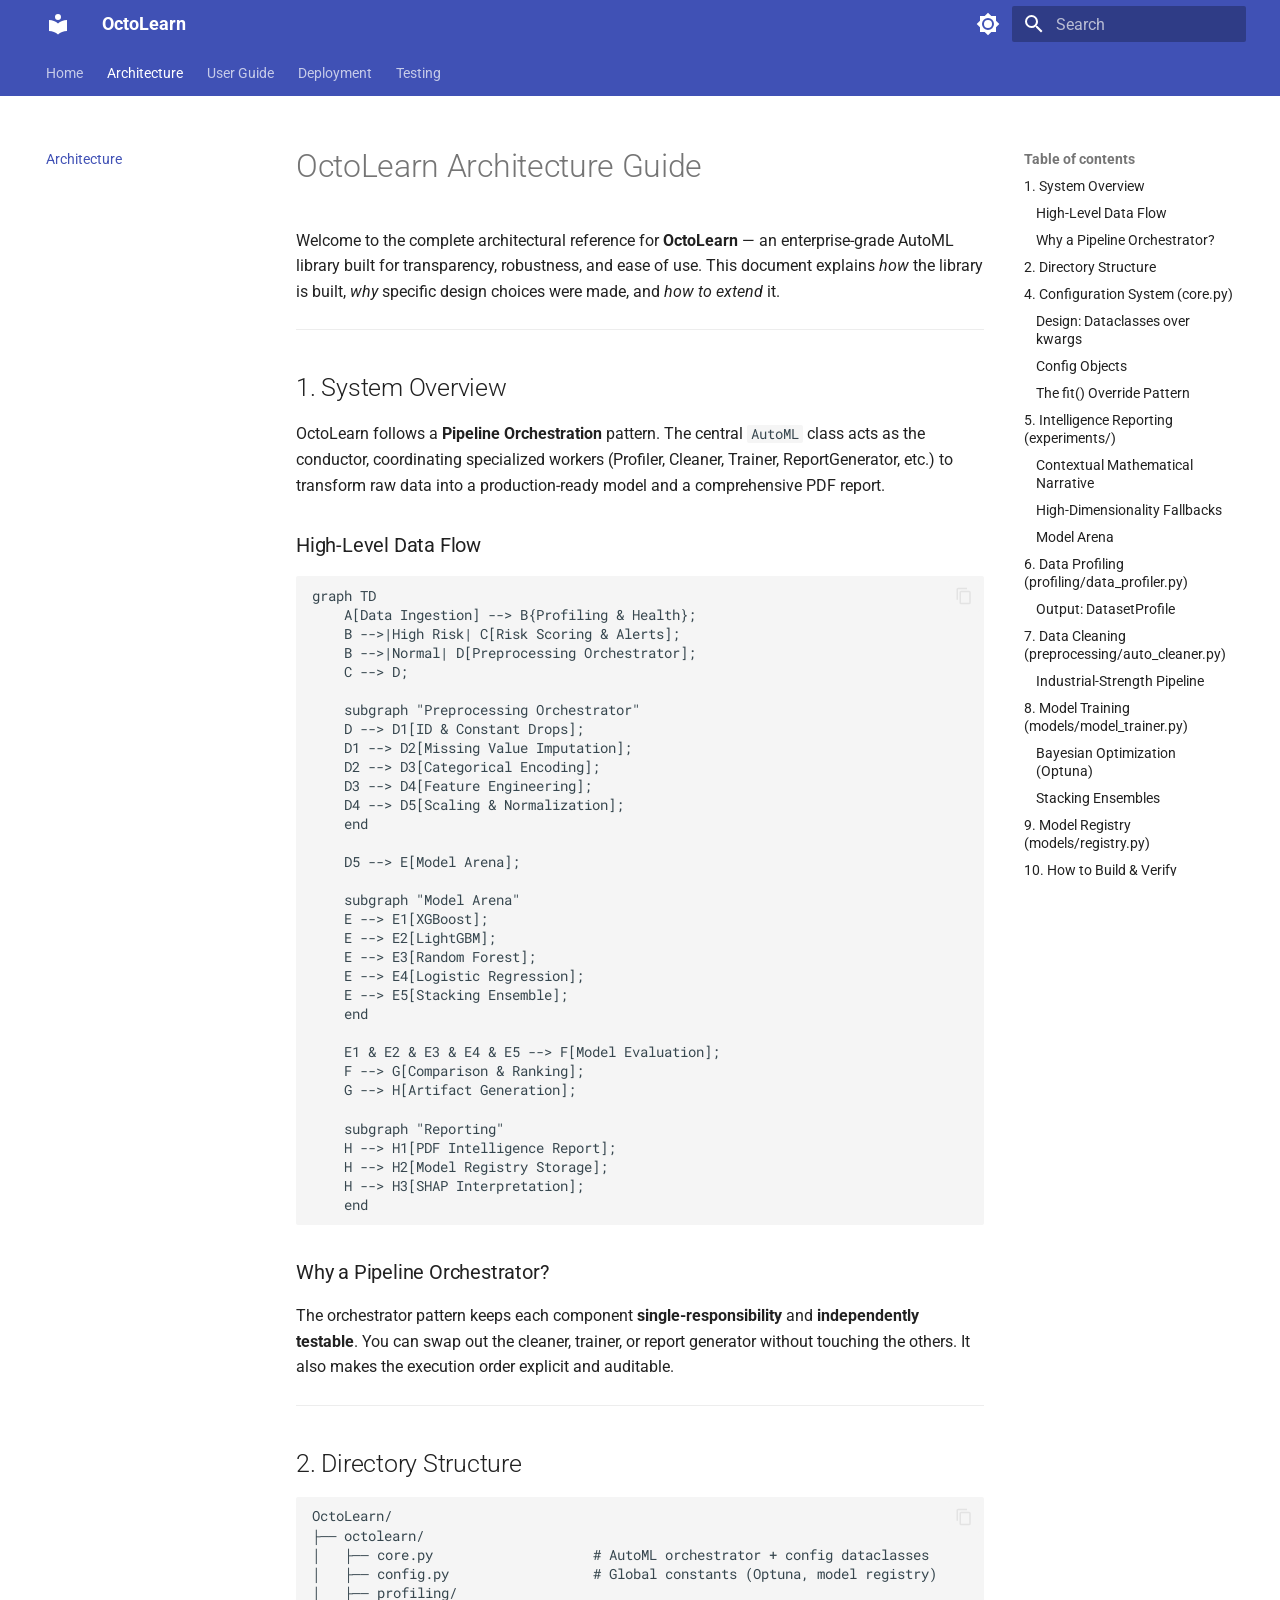
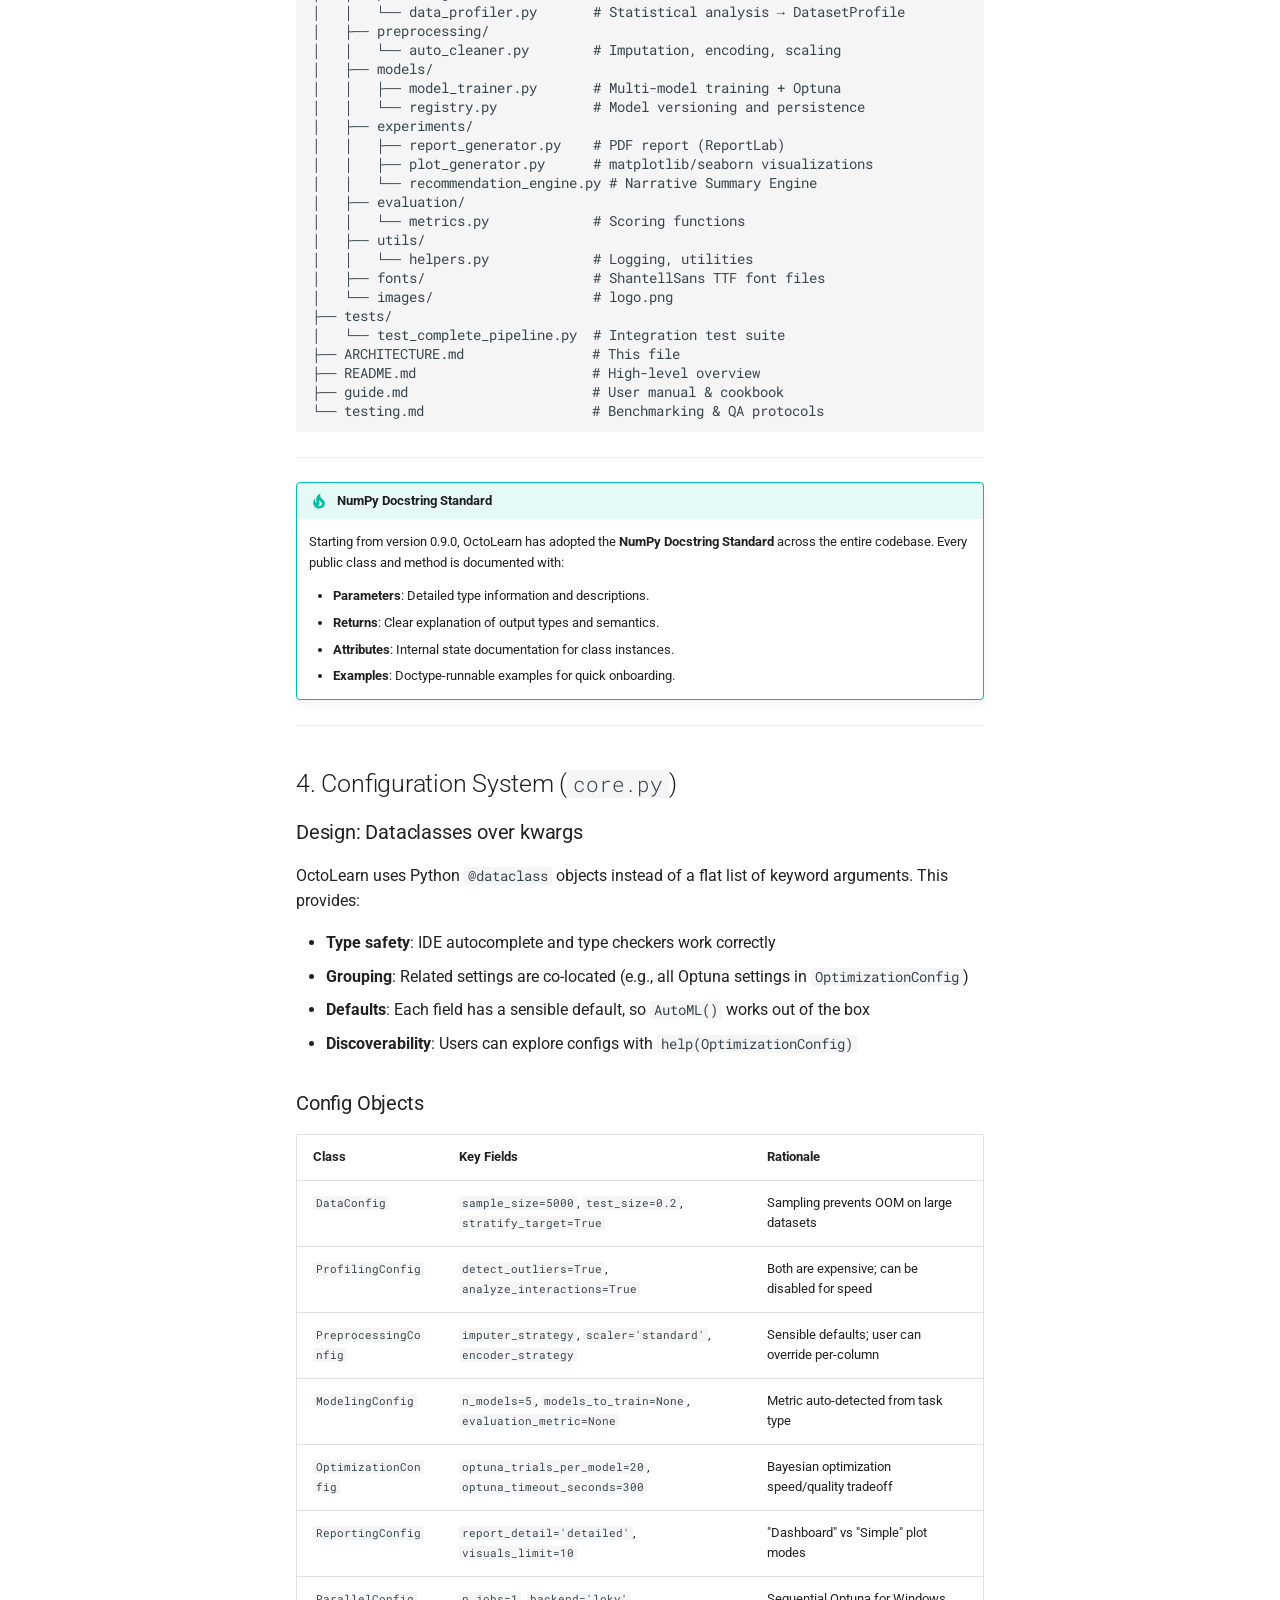
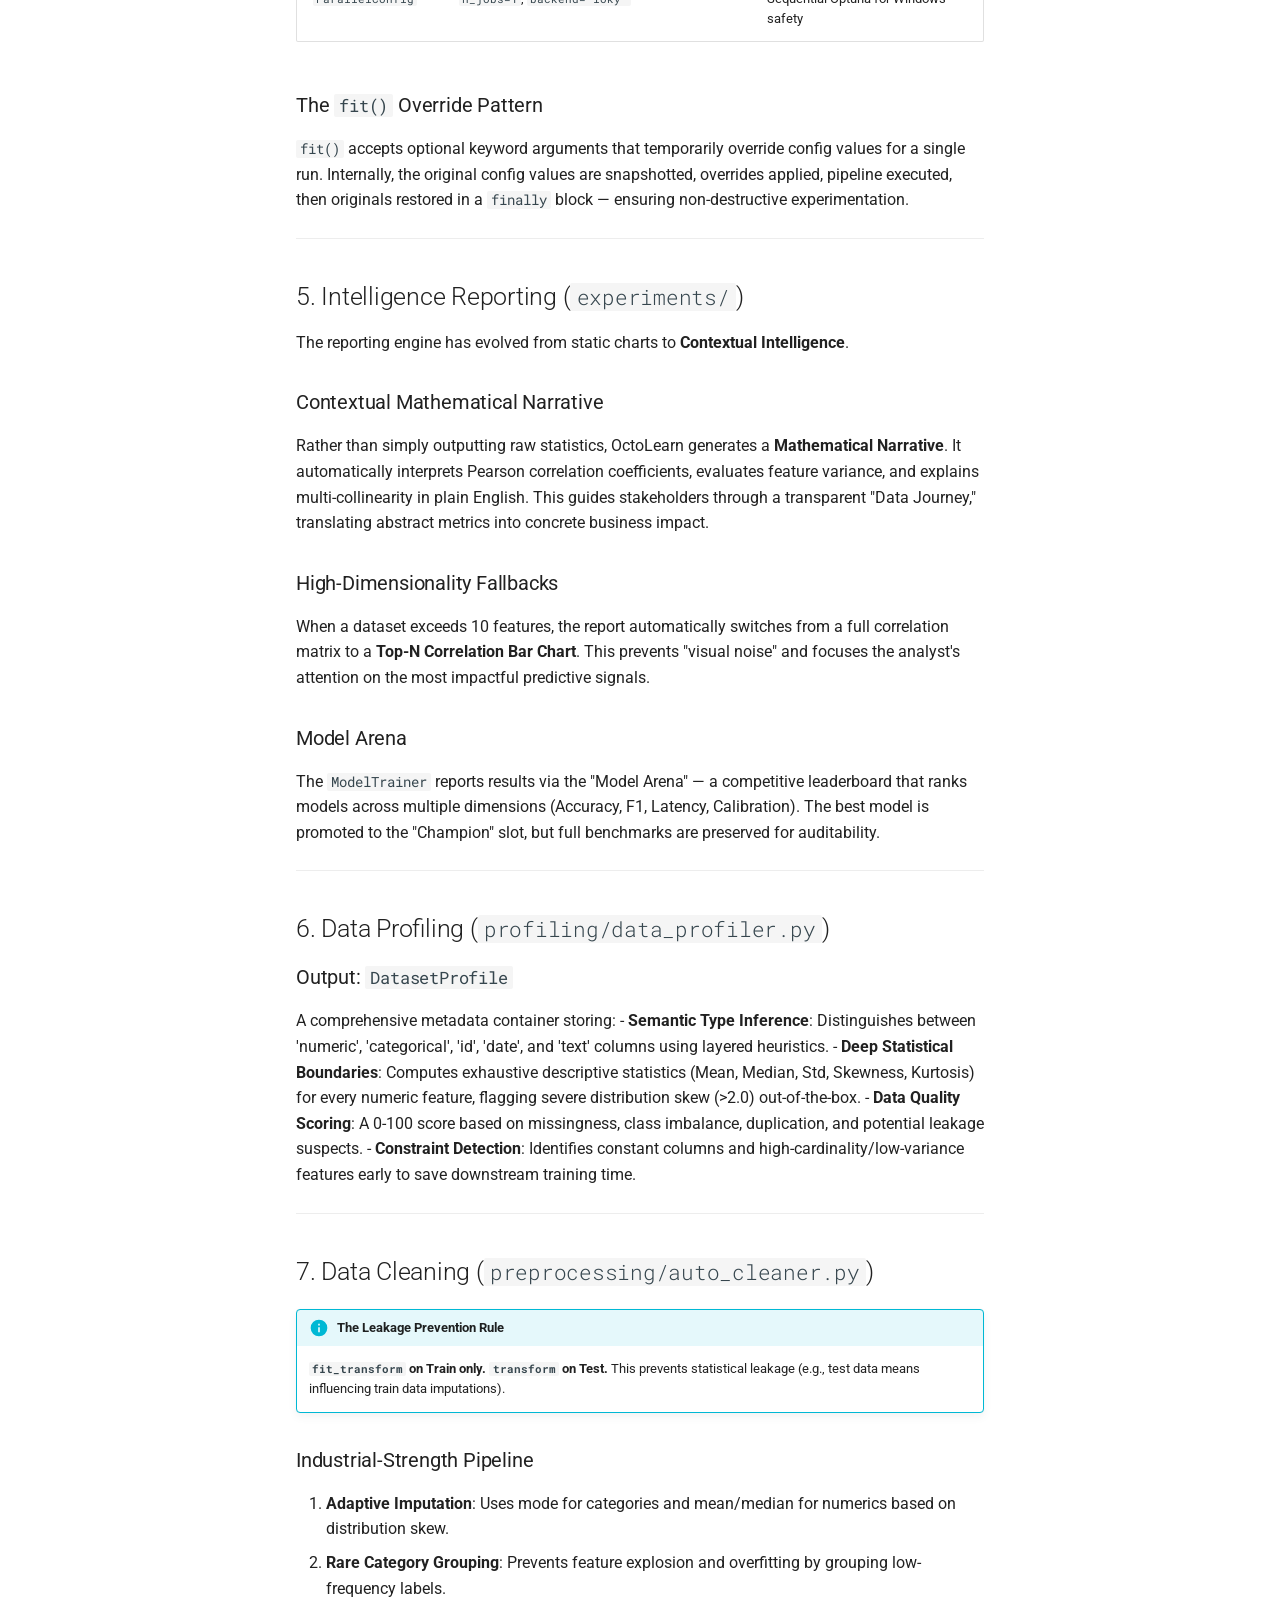
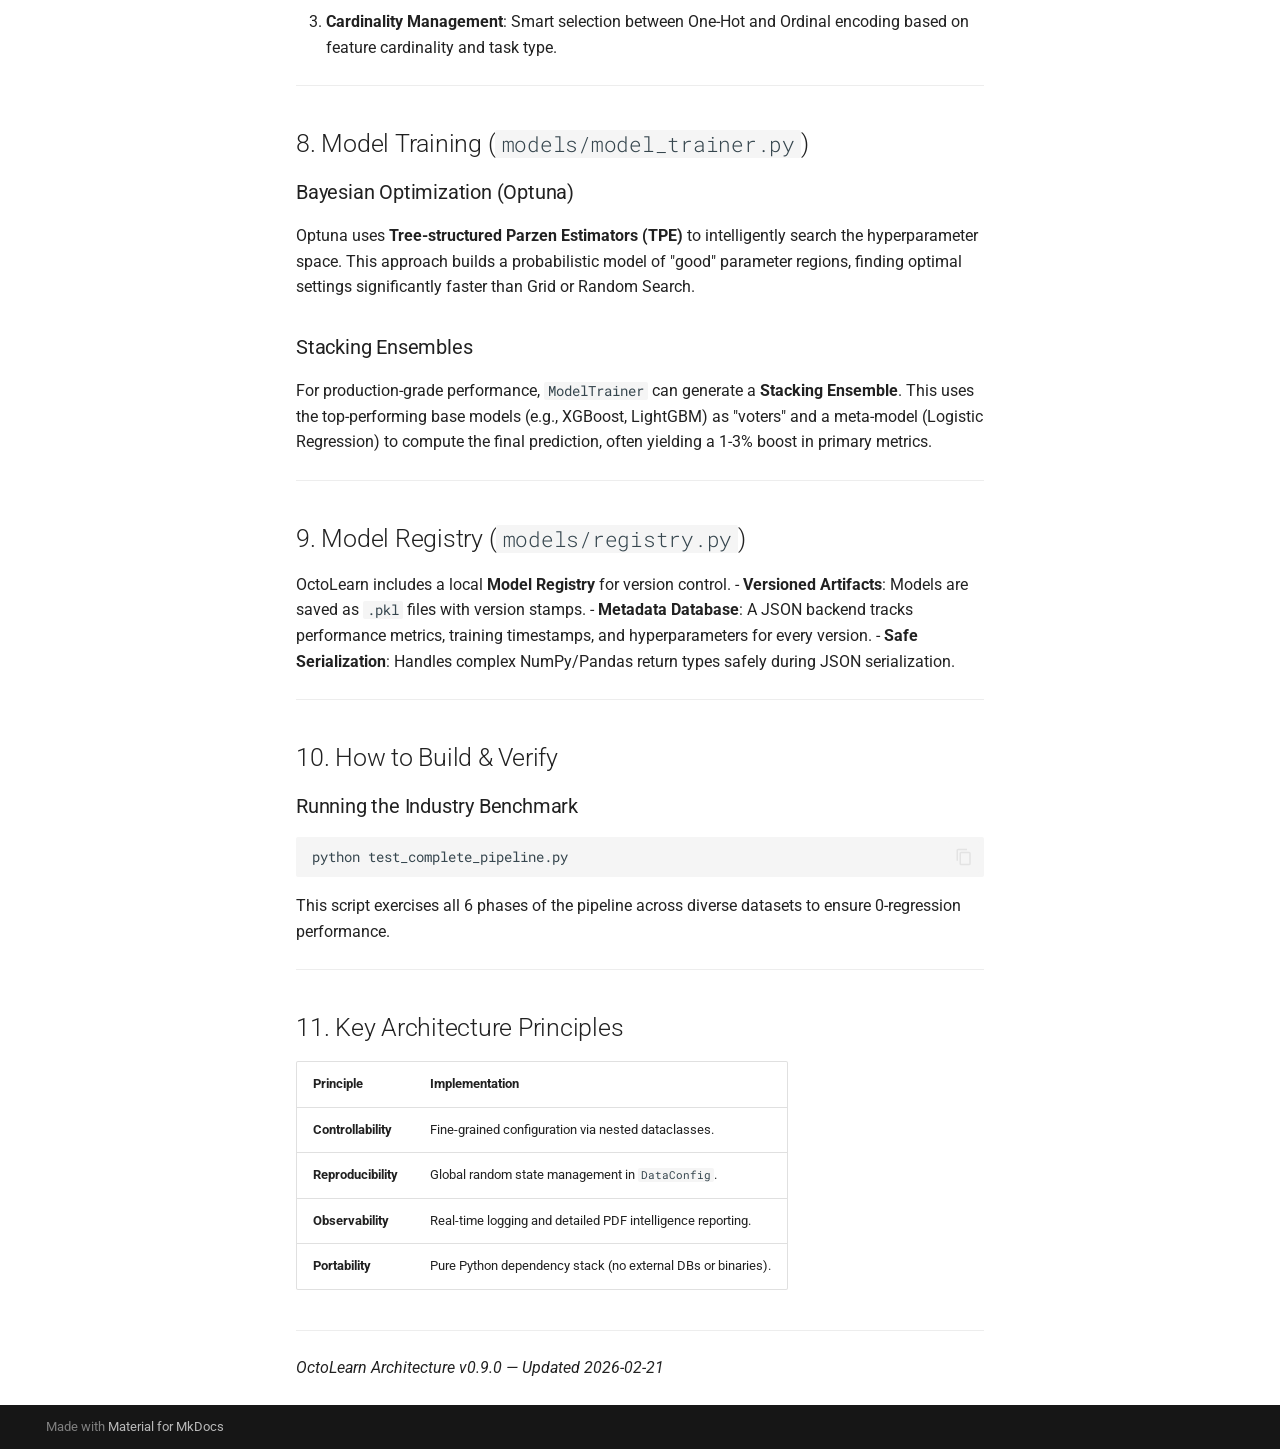
<file: architecture/index.html>
<!doctype html>
<html lang="en" class="no-js">
  <head>
    
      <meta charset="utf-8">
      <meta name="viewport" content="width=device-width,initial-scale=1">
      
        <meta name="description" content="The Enterprise-Grade AutoML Orchestrator for Python.">
      
      
      
        <link rel="canonical" href="https://GhulamMuhammadNabeel.github.io/OctoLearn/architecture/">
      
      
        <link rel="prev" href="..">
      
      
        <link rel="next" href="../guide/">
      
      
        
      
      
      <link rel="icon" href="../assets/images/favicon.png">
      <meta name="generator" content="mkdocs-1.6.1, mkdocs-material-9.7.2">
    
    
      
        <title>Architecture - OctoLearn</title>
      
    
    
      <link rel="stylesheet" href="../assets/stylesheets/main.484c7ddc.min.css">
      
        
        <link rel="stylesheet" href="../assets/stylesheets/palette.ab4e12ef.min.css">
      
      


    
    
      
    
    
      
        
        
        <link rel="preconnect" href="https://fonts.gstatic.com" crossorigin>
        <link rel="stylesheet" href="https://fonts.googleapis.com/css?family=Roboto:300,300i,400,400i,700,700i%7CRoboto+Mono:400,400i,700,700i&display=fallback">
        <style>:root{--md-text-font:"Roboto";--md-code-font:"Roboto Mono"}</style>
      
    
    
      <link rel="stylesheet" href="../assets/_mkdocstrings.css">
    
    <script>__md_scope=new URL("..",location),__md_hash=e=>[...e].reduce(((e,_)=>(e<<5)-e+_.charCodeAt(0)),0),__md_get=(e,_=localStorage,t=__md_scope)=>JSON.parse(_.getItem(t.pathname+"."+e)),__md_set=(e,_,t=localStorage,a=__md_scope)=>{try{t.setItem(a.pathname+"."+e,JSON.stringify(_))}catch(e){}}</script>
    
      

    
    
  </head>
  
  
    
    
      
    
    
    
    
    <body dir="ltr" data-md-color-scheme="default" data-md-color-primary="indigo" data-md-color-accent="deep-purple">
  
    
    <input class="md-toggle" data-md-toggle="drawer" type="checkbox" id="__drawer" autocomplete="off">
    <input class="md-toggle" data-md-toggle="search" type="checkbox" id="__search" autocomplete="off">
    <label class="md-overlay" for="__drawer"></label>
    <div data-md-component="skip">
      
        
        <a href="#octolearn-architecture-guide" class="md-skip">
          Skip to content
        </a>
      
    </div>
    <div data-md-component="announce">
      
    </div>
    
    
      

<header class="md-header" data-md-component="header">
  <nav class="md-header__inner md-grid" aria-label="Header">
    <a href=".." title="OctoLearn" class="md-header__button md-logo" aria-label="OctoLearn" data-md-component="logo">
      
  
  <svg xmlns="http://www.w3.org/2000/svg" viewBox="0 0 24 24"><path d="M12 8a3 3 0 0 0 3-3 3 3 0 0 0-3-3 3 3 0 0 0-3 3 3 3 0 0 0 3 3m0 3.54C9.64 9.35 6.5 8 3 8v11c3.5 0 6.64 1.35 9 3.54 2.36-2.19 5.5-3.54 9-3.54V8c-3.5 0-6.64 1.35-9 3.54"/></svg>

    </a>
    <label class="md-header__button md-icon" for="__drawer">
      
      <svg xmlns="http://www.w3.org/2000/svg" viewBox="0 0 24 24"><path d="M3 6h18v2H3zm0 5h18v2H3zm0 5h18v2H3z"/></svg>
    </label>
    <div class="md-header__title" data-md-component="header-title">
      <div class="md-header__ellipsis">
        <div class="md-header__topic">
          <span class="md-ellipsis">
            OctoLearn
          </span>
        </div>
        <div class="md-header__topic" data-md-component="header-topic">
          <span class="md-ellipsis">
            
              Architecture
            
          </span>
        </div>
      </div>
    </div>
    
      
        <form class="md-header__option" data-md-component="palette">
  
    
    
    
    <input class="md-option" data-md-color-media="" data-md-color-scheme="default" data-md-color-primary="indigo" data-md-color-accent="deep-purple"  aria-label="Switch to dark mode"  type="radio" name="__palette" id="__palette_0">
    
      <label class="md-header__button md-icon" title="Switch to dark mode" for="__palette_1" hidden>
        <svg xmlns="http://www.w3.org/2000/svg" viewBox="0 0 24 24"><path d="M12 8a4 4 0 0 0-4 4 4 4 0 0 0 4 4 4 4 0 0 0 4-4 4 4 0 0 0-4-4m0 10a6 6 0 0 1-6-6 6 6 0 0 1 6-6 6 6 0 0 1 6 6 6 6 0 0 1-6 6m8-9.31V4h-4.69L12 .69 8.69 4H4v4.69L.69 12 4 15.31V20h4.69L12 23.31 15.31 20H20v-4.69L23.31 12z"/></svg>
      </label>
    
  
    
    
    
    <input class="md-option" data-md-color-media="" data-md-color-scheme="slate" data-md-color-primary="indigo" data-md-color-accent="deep-purple"  aria-label="Switch to light mode"  type="radio" name="__palette" id="__palette_1">
    
      <label class="md-header__button md-icon" title="Switch to light mode" for="__palette_0" hidden>
        <svg xmlns="http://www.w3.org/2000/svg" viewBox="0 0 24 24"><path d="M12 18c-.89 0-1.74-.2-2.5-.55C11.56 16.5 13 14.42 13 12s-1.44-4.5-3.5-5.45C10.26 6.2 11.11 6 12 6a6 6 0 0 1 6 6 6 6 0 0 1-6 6m8-9.31V4h-4.69L12 .69 8.69 4H4v4.69L.69 12 4 15.31V20h4.69L12 23.31 15.31 20H20v-4.69L23.31 12z"/></svg>
      </label>
    
  
</form>
      
    
    
      <script>var palette=__md_get("__palette");if(palette&&palette.color){if("(prefers-color-scheme)"===palette.color.media){var media=matchMedia("(prefers-color-scheme: light)"),input=document.querySelector(media.matches?"[data-md-color-media='(prefers-color-scheme: light)']":"[data-md-color-media='(prefers-color-scheme: dark)']");palette.color.media=input.getAttribute("data-md-color-media"),palette.color.scheme=input.getAttribute("data-md-color-scheme"),palette.color.primary=input.getAttribute("data-md-color-primary"),palette.color.accent=input.getAttribute("data-md-color-accent")}for(var[key,value]of Object.entries(palette.color))document.body.setAttribute("data-md-color-"+key,value)}</script>
    
    
    
      
      
        <label class="md-header__button md-icon" for="__search">
          
          <svg xmlns="http://www.w3.org/2000/svg" viewBox="0 0 24 24"><path d="M9.5 3A6.5 6.5 0 0 1 16 9.5c0 1.61-.59 3.09-1.56 4.23l.27.27h.79l5 5-1.5 1.5-5-5v-.79l-.27-.27A6.52 6.52 0 0 1 9.5 16 6.5 6.5 0 0 1 3 9.5 6.5 6.5 0 0 1 9.5 3m0 2C7 5 5 7 5 9.5S7 14 9.5 14 14 12 14 9.5 12 5 9.5 5"/></svg>
        </label>
        <div class="md-search" data-md-component="search" role="dialog">
  <label class="md-search__overlay" for="__search"></label>
  <div class="md-search__inner" role="search">
    <form class="md-search__form" name="search">
      <input type="text" class="md-search__input" name="query" aria-label="Search" placeholder="Search" autocapitalize="off" autocorrect="off" autocomplete="off" spellcheck="false" data-md-component="search-query" required>
      <label class="md-search__icon md-icon" for="__search">
        
        <svg xmlns="http://www.w3.org/2000/svg" viewBox="0 0 24 24"><path d="M9.5 3A6.5 6.5 0 0 1 16 9.5c0 1.61-.59 3.09-1.56 4.23l.27.27h.79l5 5-1.5 1.5-5-5v-.79l-.27-.27A6.52 6.52 0 0 1 9.5 16 6.5 6.5 0 0 1 3 9.5 6.5 6.5 0 0 1 9.5 3m0 2C7 5 5 7 5 9.5S7 14 9.5 14 14 12 14 9.5 12 5 9.5 5"/></svg>
        
        <svg xmlns="http://www.w3.org/2000/svg" viewBox="0 0 24 24"><path d="M20 11v2H8l5.5 5.5-1.42 1.42L4.16 12l7.92-7.92L13.5 5.5 8 11z"/></svg>
      </label>
      <nav class="md-search__options" aria-label="Search">
        
        <button type="reset" class="md-search__icon md-icon" title="Clear" aria-label="Clear" tabindex="-1">
          
          <svg xmlns="http://www.w3.org/2000/svg" viewBox="0 0 24 24"><path d="M19 6.41 17.59 5 12 10.59 6.41 5 5 6.41 10.59 12 5 17.59 6.41 19 12 13.41 17.59 19 19 17.59 13.41 12z"/></svg>
        </button>
      </nav>
      
        <div class="md-search__suggest" data-md-component="search-suggest"></div>
      
    </form>
    <div class="md-search__output">
      <div class="md-search__scrollwrap" tabindex="0" data-md-scrollfix>
        <div class="md-search-result" data-md-component="search-result">
          <div class="md-search-result__meta">
            Initializing search
          </div>
          <ol class="md-search-result__list" role="presentation"></ol>
        </div>
      </div>
    </div>
  </div>
</div>
      
    
    
  </nav>
  
</header>
    
    <div class="md-container" data-md-component="container">
      
      
        
          
            
<nav class="md-tabs" aria-label="Tabs" data-md-component="tabs">
  <div class="md-grid">
    <ul class="md-tabs__list">
      
        
  
  
  
  
    <li class="md-tabs__item">
      <a href=".." class="md-tabs__link">
        
  
  
    
  
  Home

      </a>
    </li>
  

      
        
  
  
  
    
  
  
    <li class="md-tabs__item md-tabs__item--active">
      <a href="./" class="md-tabs__link">
        
  
  
    
  
  Architecture

      </a>
    </li>
  

      
        
  
  
  
  
    <li class="md-tabs__item">
      <a href="../guide/" class="md-tabs__link">
        
  
  
    
  
  User Guide

      </a>
    </li>
  

      
        
  
  
  
  
    <li class="md-tabs__item">
      <a href="../deployment/" class="md-tabs__link">
        
  
  
    
  
  Deployment

      </a>
    </li>
  

      
        
  
  
  
  
    <li class="md-tabs__item">
      <a href="../testing/" class="md-tabs__link">
        
  
  
    
  
  Testing

      </a>
    </li>
  

      
    </ul>
  </div>
</nav>
          
        
      
      <main class="md-main" data-md-component="main">
        <div class="md-main__inner md-grid">
          
            
              
              <div class="md-sidebar md-sidebar--primary" data-md-component="sidebar" data-md-type="navigation" >
                <div class="md-sidebar__scrollwrap">
                  <div class="md-sidebar__inner">
                    


  


<nav class="md-nav md-nav--primary md-nav--lifted" aria-label="Navigation" data-md-level="0">
  <label class="md-nav__title" for="__drawer">
    <a href=".." title="OctoLearn" class="md-nav__button md-logo" aria-label="OctoLearn" data-md-component="logo">
      
  
  <svg xmlns="http://www.w3.org/2000/svg" viewBox="0 0 24 24"><path d="M12 8a3 3 0 0 0 3-3 3 3 0 0 0-3-3 3 3 0 0 0-3 3 3 3 0 0 0 3 3m0 3.54C9.64 9.35 6.5 8 3 8v11c3.5 0 6.64 1.35 9 3.54 2.36-2.19 5.5-3.54 9-3.54V8c-3.5 0-6.64 1.35-9 3.54"/></svg>

    </a>
    OctoLearn
  </label>
  
  <ul class="md-nav__list" data-md-scrollfix>
    
      
      
  
  
  
  
    <li class="md-nav__item">
      <a href=".." class="md-nav__link">
        
  
  
  <span class="md-ellipsis">
    
  
    Home
  

    
  </span>
  
  

      </a>
    </li>
  

    
      
      
  
  
    
  
  
  
    <li class="md-nav__item md-nav__item--active">
      
      <input class="md-nav__toggle md-toggle" type="checkbox" id="__toc">
      
      
        
      
      
        <label class="md-nav__link md-nav__link--active" for="__toc">
          
  
  
  <span class="md-ellipsis">
    
  
    Architecture
  

    
  </span>
  
  

          <span class="md-nav__icon md-icon"></span>
        </label>
      
      <a href="./" class="md-nav__link md-nav__link--active">
        
  
  
  <span class="md-ellipsis">
    
  
    Architecture
  

    
  </span>
  
  

      </a>
      
        

<nav class="md-nav md-nav--secondary" aria-label="Table of contents">
  
  
  
    
  
  
    <label class="md-nav__title" for="__toc">
      <span class="md-nav__icon md-icon"></span>
      Table of contents
    </label>
    <ul class="md-nav__list" data-md-component="toc" data-md-scrollfix>
      
        <li class="md-nav__item">
  <a href="#1-system-overview" class="md-nav__link">
    <span class="md-ellipsis">
      
        1. System Overview
      
    </span>
  </a>
  
    <nav class="md-nav" aria-label="1. System Overview">
      <ul class="md-nav__list">
        
          <li class="md-nav__item">
  <a href="#high-level-data-flow" class="md-nav__link">
    <span class="md-ellipsis">
      
        High-Level Data Flow
      
    </span>
  </a>
  
</li>
        
          <li class="md-nav__item">
  <a href="#why-a-pipeline-orchestrator" class="md-nav__link">
    <span class="md-ellipsis">
      
        Why a Pipeline Orchestrator?
      
    </span>
  </a>
  
</li>
        
      </ul>
    </nav>
  
</li>
      
        <li class="md-nav__item">
  <a href="#2-directory-structure" class="md-nav__link">
    <span class="md-ellipsis">
      
        2. Directory Structure
      
    </span>
  </a>
  
</li>
      
        <li class="md-nav__item">
  <a href="#4-configuration-system-corepy" class="md-nav__link">
    <span class="md-ellipsis">
      
        4. Configuration System (core.py)
      
    </span>
  </a>
  
    <nav class="md-nav" aria-label="4. Configuration System (core.py)">
      <ul class="md-nav__list">
        
          <li class="md-nav__item">
  <a href="#design-dataclasses-over-kwargs" class="md-nav__link">
    <span class="md-ellipsis">
      
        Design: Dataclasses over kwargs
      
    </span>
  </a>
  
</li>
        
          <li class="md-nav__item">
  <a href="#config-objects" class="md-nav__link">
    <span class="md-ellipsis">
      
        Config Objects
      
    </span>
  </a>
  
</li>
        
          <li class="md-nav__item">
  <a href="#the-fit-override-pattern" class="md-nav__link">
    <span class="md-ellipsis">
      
        The fit() Override Pattern
      
    </span>
  </a>
  
</li>
        
      </ul>
    </nav>
  
</li>
      
        <li class="md-nav__item">
  <a href="#5-intelligence-reporting-experiments" class="md-nav__link">
    <span class="md-ellipsis">
      
        5. Intelligence Reporting (experiments/)
      
    </span>
  </a>
  
    <nav class="md-nav" aria-label="5. Intelligence Reporting (experiments/)">
      <ul class="md-nav__list">
        
          <li class="md-nav__item">
  <a href="#contextual-mathematical-narrative" class="md-nav__link">
    <span class="md-ellipsis">
      
        Contextual Mathematical Narrative
      
    </span>
  </a>
  
</li>
        
          <li class="md-nav__item">
  <a href="#high-dimensionality-fallbacks" class="md-nav__link">
    <span class="md-ellipsis">
      
        High-Dimensionality Fallbacks
      
    </span>
  </a>
  
</li>
        
          <li class="md-nav__item">
  <a href="#model-arena" class="md-nav__link">
    <span class="md-ellipsis">
      
        Model Arena
      
    </span>
  </a>
  
</li>
        
      </ul>
    </nav>
  
</li>
      
        <li class="md-nav__item">
  <a href="#6-data-profiling-profilingdata_profilerpy" class="md-nav__link">
    <span class="md-ellipsis">
      
        6. Data Profiling (profiling/data_profiler.py)
      
    </span>
  </a>
  
    <nav class="md-nav" aria-label="6. Data Profiling (profiling/data_profiler.py)">
      <ul class="md-nav__list">
        
          <li class="md-nav__item">
  <a href="#output-datasetprofile" class="md-nav__link">
    <span class="md-ellipsis">
      
        Output: DatasetProfile
      
    </span>
  </a>
  
</li>
        
      </ul>
    </nav>
  
</li>
      
        <li class="md-nav__item">
  <a href="#7-data-cleaning-preprocessingauto_cleanerpy" class="md-nav__link">
    <span class="md-ellipsis">
      
        7. Data Cleaning (preprocessing/auto_cleaner.py)
      
    </span>
  </a>
  
    <nav class="md-nav" aria-label="7. Data Cleaning (preprocessing/auto_cleaner.py)">
      <ul class="md-nav__list">
        
          <li class="md-nav__item">
  <a href="#industrial-strength-pipeline" class="md-nav__link">
    <span class="md-ellipsis">
      
        Industrial-Strength Pipeline
      
    </span>
  </a>
  
</li>
        
      </ul>
    </nav>
  
</li>
      
        <li class="md-nav__item">
  <a href="#8-model-training-modelsmodel_trainerpy" class="md-nav__link">
    <span class="md-ellipsis">
      
        8. Model Training (models/model_trainer.py)
      
    </span>
  </a>
  
    <nav class="md-nav" aria-label="8. Model Training (models/model_trainer.py)">
      <ul class="md-nav__list">
        
          <li class="md-nav__item">
  <a href="#bayesian-optimization-optuna" class="md-nav__link">
    <span class="md-ellipsis">
      
        Bayesian Optimization (Optuna)
      
    </span>
  </a>
  
</li>
        
          <li class="md-nav__item">
  <a href="#stacking-ensembles" class="md-nav__link">
    <span class="md-ellipsis">
      
        Stacking Ensembles
      
    </span>
  </a>
  
</li>
        
      </ul>
    </nav>
  
</li>
      
        <li class="md-nav__item">
  <a href="#9-model-registry-modelsregistrypy" class="md-nav__link">
    <span class="md-ellipsis">
      
        9. Model Registry (models/registry.py)
      
    </span>
  </a>
  
</li>
      
        <li class="md-nav__item">
  <a href="#10-how-to-build-verify" class="md-nav__link">
    <span class="md-ellipsis">
      
        10. How to Build &amp; Verify
      
    </span>
  </a>
  
    <nav class="md-nav" aria-label="10. How to Build &amp; Verify">
      <ul class="md-nav__list">
        
          <li class="md-nav__item">
  <a href="#running-the-industry-benchmark" class="md-nav__link">
    <span class="md-ellipsis">
      
        Running the Industry Benchmark
      
    </span>
  </a>
  
</li>
        
      </ul>
    </nav>
  
</li>
      
        <li class="md-nav__item">
  <a href="#11-key-architecture-principles" class="md-nav__link">
    <span class="md-ellipsis">
      
        11. Key Architecture Principles
      
    </span>
  </a>
  
</li>
      
    </ul>
  
</nav>
      
    </li>
  

    
      
      
  
  
  
  
    <li class="md-nav__item">
      <a href="../guide/" class="md-nav__link">
        
  
  
  <span class="md-ellipsis">
    
  
    User Guide
  

    
  </span>
  
  

      </a>
    </li>
  

    
      
      
  
  
  
  
    <li class="md-nav__item">
      <a href="../deployment/" class="md-nav__link">
        
  
  
  <span class="md-ellipsis">
    
  
    Deployment
  

    
  </span>
  
  

      </a>
    </li>
  

    
      
      
  
  
  
  
    <li class="md-nav__item">
      <a href="../testing/" class="md-nav__link">
        
  
  
  <span class="md-ellipsis">
    
  
    Testing
  

    
  </span>
  
  

      </a>
    </li>
  

    
  </ul>
</nav>
                  </div>
                </div>
              </div>
            
            
              
              <div class="md-sidebar md-sidebar--secondary" data-md-component="sidebar" data-md-type="toc" >
                <div class="md-sidebar__scrollwrap">
                  <div class="md-sidebar__inner">
                    

<nav class="md-nav md-nav--secondary" aria-label="Table of contents">
  
  
  
    
  
  
    <label class="md-nav__title" for="__toc">
      <span class="md-nav__icon md-icon"></span>
      Table of contents
    </label>
    <ul class="md-nav__list" data-md-component="toc" data-md-scrollfix>
      
        <li class="md-nav__item">
  <a href="#1-system-overview" class="md-nav__link">
    <span class="md-ellipsis">
      
        1. System Overview
      
    </span>
  </a>
  
    <nav class="md-nav" aria-label="1. System Overview">
      <ul class="md-nav__list">
        
          <li class="md-nav__item">
  <a href="#high-level-data-flow" class="md-nav__link">
    <span class="md-ellipsis">
      
        High-Level Data Flow
      
    </span>
  </a>
  
</li>
        
          <li class="md-nav__item">
  <a href="#why-a-pipeline-orchestrator" class="md-nav__link">
    <span class="md-ellipsis">
      
        Why a Pipeline Orchestrator?
      
    </span>
  </a>
  
</li>
        
      </ul>
    </nav>
  
</li>
      
        <li class="md-nav__item">
  <a href="#2-directory-structure" class="md-nav__link">
    <span class="md-ellipsis">
      
        2. Directory Structure
      
    </span>
  </a>
  
</li>
      
        <li class="md-nav__item">
  <a href="#4-configuration-system-corepy" class="md-nav__link">
    <span class="md-ellipsis">
      
        4. Configuration System (core.py)
      
    </span>
  </a>
  
    <nav class="md-nav" aria-label="4. Configuration System (core.py)">
      <ul class="md-nav__list">
        
          <li class="md-nav__item">
  <a href="#design-dataclasses-over-kwargs" class="md-nav__link">
    <span class="md-ellipsis">
      
        Design: Dataclasses over kwargs
      
    </span>
  </a>
  
</li>
        
          <li class="md-nav__item">
  <a href="#config-objects" class="md-nav__link">
    <span class="md-ellipsis">
      
        Config Objects
      
    </span>
  </a>
  
</li>
        
          <li class="md-nav__item">
  <a href="#the-fit-override-pattern" class="md-nav__link">
    <span class="md-ellipsis">
      
        The fit() Override Pattern
      
    </span>
  </a>
  
</li>
        
      </ul>
    </nav>
  
</li>
      
        <li class="md-nav__item">
  <a href="#5-intelligence-reporting-experiments" class="md-nav__link">
    <span class="md-ellipsis">
      
        5. Intelligence Reporting (experiments/)
      
    </span>
  </a>
  
    <nav class="md-nav" aria-label="5. Intelligence Reporting (experiments/)">
      <ul class="md-nav__list">
        
          <li class="md-nav__item">
  <a href="#contextual-mathematical-narrative" class="md-nav__link">
    <span class="md-ellipsis">
      
        Contextual Mathematical Narrative
      
    </span>
  </a>
  
</li>
        
          <li class="md-nav__item">
  <a href="#high-dimensionality-fallbacks" class="md-nav__link">
    <span class="md-ellipsis">
      
        High-Dimensionality Fallbacks
      
    </span>
  </a>
  
</li>
        
          <li class="md-nav__item">
  <a href="#model-arena" class="md-nav__link">
    <span class="md-ellipsis">
      
        Model Arena
      
    </span>
  </a>
  
</li>
        
      </ul>
    </nav>
  
</li>
      
        <li class="md-nav__item">
  <a href="#6-data-profiling-profilingdata_profilerpy" class="md-nav__link">
    <span class="md-ellipsis">
      
        6. Data Profiling (profiling/data_profiler.py)
      
    </span>
  </a>
  
    <nav class="md-nav" aria-label="6. Data Profiling (profiling/data_profiler.py)">
      <ul class="md-nav__list">
        
          <li class="md-nav__item">
  <a href="#output-datasetprofile" class="md-nav__link">
    <span class="md-ellipsis">
      
        Output: DatasetProfile
      
    </span>
  </a>
  
</li>
        
      </ul>
    </nav>
  
</li>
      
        <li class="md-nav__item">
  <a href="#7-data-cleaning-preprocessingauto_cleanerpy" class="md-nav__link">
    <span class="md-ellipsis">
      
        7. Data Cleaning (preprocessing/auto_cleaner.py)
      
    </span>
  </a>
  
    <nav class="md-nav" aria-label="7. Data Cleaning (preprocessing/auto_cleaner.py)">
      <ul class="md-nav__list">
        
          <li class="md-nav__item">
  <a href="#industrial-strength-pipeline" class="md-nav__link">
    <span class="md-ellipsis">
      
        Industrial-Strength Pipeline
      
    </span>
  </a>
  
</li>
        
      </ul>
    </nav>
  
</li>
      
        <li class="md-nav__item">
  <a href="#8-model-training-modelsmodel_trainerpy" class="md-nav__link">
    <span class="md-ellipsis">
      
        8. Model Training (models/model_trainer.py)
      
    </span>
  </a>
  
    <nav class="md-nav" aria-label="8. Model Training (models/model_trainer.py)">
      <ul class="md-nav__list">
        
          <li class="md-nav__item">
  <a href="#bayesian-optimization-optuna" class="md-nav__link">
    <span class="md-ellipsis">
      
        Bayesian Optimization (Optuna)
      
    </span>
  </a>
  
</li>
        
          <li class="md-nav__item">
  <a href="#stacking-ensembles" class="md-nav__link">
    <span class="md-ellipsis">
      
        Stacking Ensembles
      
    </span>
  </a>
  
</li>
        
      </ul>
    </nav>
  
</li>
      
        <li class="md-nav__item">
  <a href="#9-model-registry-modelsregistrypy" class="md-nav__link">
    <span class="md-ellipsis">
      
        9. Model Registry (models/registry.py)
      
    </span>
  </a>
  
</li>
      
        <li class="md-nav__item">
  <a href="#10-how-to-build-verify" class="md-nav__link">
    <span class="md-ellipsis">
      
        10. How to Build &amp; Verify
      
    </span>
  </a>
  
    <nav class="md-nav" aria-label="10. How to Build &amp; Verify">
      <ul class="md-nav__list">
        
          <li class="md-nav__item">
  <a href="#running-the-industry-benchmark" class="md-nav__link">
    <span class="md-ellipsis">
      
        Running the Industry Benchmark
      
    </span>
  </a>
  
</li>
        
      </ul>
    </nav>
  
</li>
      
        <li class="md-nav__item">
  <a href="#11-key-architecture-principles" class="md-nav__link">
    <span class="md-ellipsis">
      
        11. Key Architecture Principles
      
    </span>
  </a>
  
</li>
      
    </ul>
  
</nav>
                  </div>
                </div>
              </div>
            
          
          
            <div class="md-content" data-md-component="content">
              
              <article class="md-content__inner md-typeset">
                
                  



<h1 id="octolearn-architecture-guide">OctoLearn Architecture Guide</h1>
<p>Welcome to the complete architectural reference for <strong>OctoLearn</strong> — an enterprise-grade AutoML library built for transparency, robustness, and ease of use. This document explains <em>how</em> the library is built, <em>why</em> specific design choices were made, and <em>how to extend</em> it.</p>
<hr />
<h2 id="1-system-overview">1. System Overview</h2>
<p>OctoLearn follows a <strong>Pipeline Orchestration</strong> pattern. The central <code>AutoML</code> class acts as the conductor, coordinating specialized workers (Profiler, Cleaner, Trainer, ReportGenerator, etc.) to transform raw data into a production-ready model and a comprehensive PDF report.</p>
<h3 id="high-level-data-flow">High-Level Data Flow</h3>
<div class="highlight"><pre><span></span><code><a id="__codelineno-0-1" name="__codelineno-0-1" href="#__codelineno-0-1"></a>graph TD
<a id="__codelineno-0-2" name="__codelineno-0-2" href="#__codelineno-0-2"></a>    A[Data Ingestion] --&gt; B{Profiling &amp; Health};
<a id="__codelineno-0-3" name="__codelineno-0-3" href="#__codelineno-0-3"></a>    B --&gt;|High Risk| C[Risk Scoring &amp; Alerts];
<a id="__codelineno-0-4" name="__codelineno-0-4" href="#__codelineno-0-4"></a>    B --&gt;|Normal| D[Preprocessing Orchestrator];
<a id="__codelineno-0-5" name="__codelineno-0-5" href="#__codelineno-0-5"></a>    C --&gt; D;
<a id="__codelineno-0-6" name="__codelineno-0-6" href="#__codelineno-0-6"></a>
<a id="__codelineno-0-7" name="__codelineno-0-7" href="#__codelineno-0-7"></a>    subgraph &quot;Preprocessing Orchestrator&quot;
<a id="__codelineno-0-8" name="__codelineno-0-8" href="#__codelineno-0-8"></a>    D --&gt; D1[ID &amp; Constant Drops];
<a id="__codelineno-0-9" name="__codelineno-0-9" href="#__codelineno-0-9"></a>    D1 --&gt; D2[Missing Value Imputation];
<a id="__codelineno-0-10" name="__codelineno-0-10" href="#__codelineno-0-10"></a>    D2 --&gt; D3[Categorical Encoding];
<a id="__codelineno-0-11" name="__codelineno-0-11" href="#__codelineno-0-11"></a>    D3 --&gt; D4[Feature Engineering];
<a id="__codelineno-0-12" name="__codelineno-0-12" href="#__codelineno-0-12"></a>    D4 --&gt; D5[Scaling &amp; Normalization];
<a id="__codelineno-0-13" name="__codelineno-0-13" href="#__codelineno-0-13"></a>    end
<a id="__codelineno-0-14" name="__codelineno-0-14" href="#__codelineno-0-14"></a>
<a id="__codelineno-0-15" name="__codelineno-0-15" href="#__codelineno-0-15"></a>    D5 --&gt; E[Model Arena];
<a id="__codelineno-0-16" name="__codelineno-0-16" href="#__codelineno-0-16"></a>
<a id="__codelineno-0-17" name="__codelineno-0-17" href="#__codelineno-0-17"></a>    subgraph &quot;Model Arena&quot;
<a id="__codelineno-0-18" name="__codelineno-0-18" href="#__codelineno-0-18"></a>    E --&gt; E1[XGBoost];
<a id="__codelineno-0-19" name="__codelineno-0-19" href="#__codelineno-0-19"></a>    E --&gt; E2[LightGBM];
<a id="__codelineno-0-20" name="__codelineno-0-20" href="#__codelineno-0-20"></a>    E --&gt; E3[Random Forest];
<a id="__codelineno-0-21" name="__codelineno-0-21" href="#__codelineno-0-21"></a>    E --&gt; E4[Logistic Regression];
<a id="__codelineno-0-22" name="__codelineno-0-22" href="#__codelineno-0-22"></a>    E --&gt; E5[Stacking Ensemble];
<a id="__codelineno-0-23" name="__codelineno-0-23" href="#__codelineno-0-23"></a>    end
<a id="__codelineno-0-24" name="__codelineno-0-24" href="#__codelineno-0-24"></a>
<a id="__codelineno-0-25" name="__codelineno-0-25" href="#__codelineno-0-25"></a>    E1 &amp; E2 &amp; E3 &amp; E4 &amp; E5 --&gt; F[Model Evaluation];
<a id="__codelineno-0-26" name="__codelineno-0-26" href="#__codelineno-0-26"></a>    F --&gt; G[Comparison &amp; Ranking];
<a id="__codelineno-0-27" name="__codelineno-0-27" href="#__codelineno-0-27"></a>    G --&gt; H[Artifact Generation];
<a id="__codelineno-0-28" name="__codelineno-0-28" href="#__codelineno-0-28"></a>
<a id="__codelineno-0-29" name="__codelineno-0-29" href="#__codelineno-0-29"></a>    subgraph &quot;Reporting&quot;
<a id="__codelineno-0-30" name="__codelineno-0-30" href="#__codelineno-0-30"></a>    H --&gt; H1[PDF Intelligence Report];
<a id="__codelineno-0-31" name="__codelineno-0-31" href="#__codelineno-0-31"></a>    H --&gt; H2[Model Registry Storage];
<a id="__codelineno-0-32" name="__codelineno-0-32" href="#__codelineno-0-32"></a>    H --&gt; H3[SHAP Interpretation];
<a id="__codelineno-0-33" name="__codelineno-0-33" href="#__codelineno-0-33"></a>    end
</code></pre></div>
<h3 id="why-a-pipeline-orchestrator">Why a Pipeline Orchestrator?</h3>
<p>The orchestrator pattern keeps each component <strong>single-responsibility</strong> and <strong>independently testable</strong>. You can swap out the cleaner, trainer, or report generator without touching the others. It also makes the execution order explicit and auditable.</p>
<hr />
<h2 id="2-directory-structure">2. Directory Structure</h2>
<div class="highlight"><pre><span></span><code><a id="__codelineno-1-1" name="__codelineno-1-1" href="#__codelineno-1-1"></a>OctoLearn/
<a id="__codelineno-1-2" name="__codelineno-1-2" href="#__codelineno-1-2"></a>├── octolearn/
<a id="__codelineno-1-3" name="__codelineno-1-3" href="#__codelineno-1-3"></a>│   ├── core.py                    # AutoML orchestrator + config dataclasses
<a id="__codelineno-1-4" name="__codelineno-1-4" href="#__codelineno-1-4"></a>│   ├── config.py                  # Global constants (Optuna, model registry)
<a id="__codelineno-1-5" name="__codelineno-1-5" href="#__codelineno-1-5"></a>│   ├── profiling/
<a id="__codelineno-1-6" name="__codelineno-1-6" href="#__codelineno-1-6"></a>│   │   └── data_profiler.py       # Statistical analysis → DatasetProfile
<a id="__codelineno-1-7" name="__codelineno-1-7" href="#__codelineno-1-7"></a>│   ├── preprocessing/
<a id="__codelineno-1-8" name="__codelineno-1-8" href="#__codelineno-1-8"></a>│   │   └── auto_cleaner.py        # Imputation, encoding, scaling
<a id="__codelineno-1-9" name="__codelineno-1-9" href="#__codelineno-1-9"></a>│   ├── models/
<a id="__codelineno-1-10" name="__codelineno-1-10" href="#__codelineno-1-10"></a>│   │   ├── model_trainer.py       # Multi-model training + Optuna
<a id="__codelineno-1-11" name="__codelineno-1-11" href="#__codelineno-1-11"></a>│   │   └── registry.py            # Model versioning and persistence
<a id="__codelineno-1-12" name="__codelineno-1-12" href="#__codelineno-1-12"></a>│   ├── experiments/
<a id="__codelineno-1-13" name="__codelineno-1-13" href="#__codelineno-1-13"></a>│   │   ├── report_generator.py    # PDF report (ReportLab)
<a id="__codelineno-1-14" name="__codelineno-1-14" href="#__codelineno-1-14"></a>│   │   ├── plot_generator.py      # matplotlib/seaborn visualizations
<a id="__codelineno-1-15" name="__codelineno-1-15" href="#__codelineno-1-15"></a>│   │   └── recommendation_engine.py # Narrative Summary Engine
<a id="__codelineno-1-16" name="__codelineno-1-16" href="#__codelineno-1-16"></a>│   ├── evaluation/
<a id="__codelineno-1-17" name="__codelineno-1-17" href="#__codelineno-1-17"></a>│   │   └── metrics.py             # Scoring functions
<a id="__codelineno-1-18" name="__codelineno-1-18" href="#__codelineno-1-18"></a>│   ├── utils/
<a id="__codelineno-1-19" name="__codelineno-1-19" href="#__codelineno-1-19"></a>│   │   └── helpers.py             # Logging, utilities
<a id="__codelineno-1-20" name="__codelineno-1-20" href="#__codelineno-1-20"></a>│   ├── fonts/                     # ShantellSans TTF font files
<a id="__codelineno-1-21" name="__codelineno-1-21" href="#__codelineno-1-21"></a>│   └── images/                    # logo.png
<a id="__codelineno-1-22" name="__codelineno-1-22" href="#__codelineno-1-22"></a>├── tests/
<a id="__codelineno-1-23" name="__codelineno-1-23" href="#__codelineno-1-23"></a>│   └── test_complete_pipeline.py  # Integration test suite
<a id="__codelineno-1-24" name="__codelineno-1-24" href="#__codelineno-1-24"></a>├── ARCHITECTURE.md                # This file
<a id="__codelineno-1-25" name="__codelineno-1-25" href="#__codelineno-1-25"></a>├── README.md                      # High-level overview
<a id="__codelineno-1-26" name="__codelineno-1-26" href="#__codelineno-1-26"></a>├── guide.md                       # User manual &amp; cookbook
<a id="__codelineno-1-27" name="__codelineno-1-27" href="#__codelineno-1-27"></a>└── testing.md                     # Benchmarking &amp; QA protocols
</code></pre></div>
<hr />
<div class="admonition tip">
<p class="admonition-title">NumPy Docstring Standard</p>
<p>Starting from version 0.9.0, OctoLearn has adopted the <strong>NumPy Docstring Standard</strong> across the entire codebase. Every public class and method is documented with:</p>
<ul>
<li><strong>Parameters</strong>: Detailed type information and descriptions.</li>
<li><strong>Returns</strong>: Clear explanation of output types and semantics.</li>
<li><strong>Attributes</strong>: Internal state documentation for class instances.</li>
<li><strong>Examples</strong>: Doctype-runnable examples for quick onboarding.</li>
</ul>
</div>
<hr />
<h2 id="4-configuration-system-corepy">4. Configuration System (<code>core.py</code>)</h2>
<h3 id="design-dataclasses-over-kwargs">Design: Dataclasses over kwargs</h3>
<p>OctoLearn uses Python <code>@dataclass</code> objects instead of a flat list of keyword arguments. This provides:</p>
<ul>
<li><strong>Type safety</strong>: IDE autocomplete and type checkers work correctly</li>
<li><strong>Grouping</strong>: Related settings are co-located (e.g., all Optuna settings in <code>OptimizationConfig</code>)</li>
<li><strong>Defaults</strong>: Each field has a sensible default, so <code>AutoML()</code> works out of the box</li>
<li><strong>Discoverability</strong>: Users can explore configs with <code>help(OptimizationConfig)</code></li>
</ul>
<h3 id="config-objects">Config Objects</h3>
<table>
<thead>
<tr>
<th>Class</th>
<th>Key Fields</th>
<th>Rationale</th>
</tr>
</thead>
<tbody>
<tr>
<td><code>DataConfig</code></td>
<td><code>sample_size=5000</code>, <code>test_size=0.2</code>, <code>stratify_target=True</code></td>
<td>Sampling prevents OOM on large datasets</td>
</tr>
<tr>
<td><code>ProfilingConfig</code></td>
<td><code>detect_outliers=True</code>, <code>analyze_interactions=True</code></td>
<td>Both are expensive; can be disabled for speed</td>
</tr>
<tr>
<td><code>PreprocessingConfig</code></td>
<td><code>imputer_strategy</code>, <code>scaler='standard'</code>, <code>encoder_strategy</code></td>
<td>Sensible defaults; user can override per-column</td>
</tr>
<tr>
<td><code>ModelingConfig</code></td>
<td><code>n_models=5</code>, <code>models_to_train=None</code>, <code>evaluation_metric=None</code></td>
<td>Metric auto-detected from task type</td>
</tr>
<tr>
<td><code>OptimizationConfig</code></td>
<td><code>optuna_trials_per_model=20</code>, <code>optuna_timeout_seconds=300</code></td>
<td>Bayesian optimization speed/quality tradeoff</td>
</tr>
<tr>
<td><code>ReportingConfig</code></td>
<td><code>report_detail='detailed'</code>, <code>visuals_limit=10</code></td>
<td>"Dashboard" vs "Simple" plot modes</td>
</tr>
<tr>
<td><code>ParallelConfig</code></td>
<td><code>n_jobs=1</code>, <code>backend='loky'</code></td>
<td>Sequential Optuna for Windows safety</td>
</tr>
</tbody>
</table>
<h3 id="the-fit-override-pattern">The <code>fit()</code> Override Pattern</h3>
<p><code>fit()</code> accepts optional keyword arguments that temporarily override config values for a single run. Internally, the original config values are snapshotted, overrides applied, pipeline executed, then originals restored in a <code>finally</code> block — ensuring non-destructive experimentation.</p>
<hr />
<h2 id="5-intelligence-reporting-experiments">5. Intelligence Reporting (<code>experiments/</code>)</h2>
<p>The reporting engine has evolved from static charts to <strong>Contextual Intelligence</strong>.</p>
<h3 id="contextual-mathematical-narrative">Contextual Mathematical Narrative</h3>
<p>Rather than simply outputting raw statistics, OctoLearn generates a <strong>Mathematical Narrative</strong>. It automatically interprets Pearson correlation coefficients, evaluates feature variance, and explains multi-collinearity in plain English. This guides stakeholders through a transparent "Data Journey," translating abstract metrics into concrete business impact.</p>
<h3 id="high-dimensionality-fallbacks">High-Dimensionality Fallbacks</h3>
<p>When a dataset exceeds 10 features, the report automatically switches from a full correlation matrix to a <strong>Top-N Correlation Bar Chart</strong>. This prevents "visual noise" and focuses the analyst's attention on the most impactful predictive signals.</p>
<h3 id="model-arena">Model Arena</h3>
<p>The <code>ModelTrainer</code> reports results via the "Model Arena" — a competitive leaderboard that ranks models across multiple dimensions (Accuracy, F1, Latency, Calibration). The best model is promoted to the "Champion" slot, but full benchmarks are preserved for auditability.</p>
<hr />
<h2 id="6-data-profiling-profilingdata_profilerpy">6. Data Profiling (<code>profiling/data_profiler.py</code>)</h2>
<h3 id="output-datasetprofile">Output: <code>DatasetProfile</code></h3>
<p>A comprehensive metadata container storing:
- <strong>Semantic Type Inference</strong>: Distinguishes between 'numeric', 'categorical', 'id', 'date', and 'text' columns using layered heuristics.
- <strong>Deep Statistical Boundaries</strong>: Computes exhaustive descriptive statistics (Mean, Median, Std, Skewness, Kurtosis) for every numeric feature, flagging severe distribution skew (&gt;2.0) out-of-the-box.
- <strong>Data Quality Scoring</strong>: A 0-100 score based on missingness, class imbalance, duplication, and potential leakage suspects.
- <strong>Constraint Detection</strong>: Identifies constant columns and high-cardinality/low-variance features early to save downstream training time.</p>
<hr />
<h2 id="7-data-cleaning-preprocessingauto_cleanerpy">7. Data Cleaning (<code>preprocessing/auto_cleaner.py</code>)</h2>
<div class="admonition info">
<p class="admonition-title">The Leakage Prevention Rule</p>
<p><strong><code>fit_transform</code> on Train only. <code>transform</code> on Test.</strong>
This prevents statistical leakage (e.g., test data means influencing train data imputations).</p>
</div>
<h3 id="industrial-strength-pipeline">Industrial-Strength Pipeline</h3>
<ol>
<li><strong>Adaptive Imputation</strong>: Uses mode for categories and mean/median for numerics based on distribution skew.</li>
<li><strong>Rare Category Grouping</strong>: Prevents feature explosion and overfitting by grouping low-frequency labels.</li>
<li><strong>Cardinality Management</strong>: Smart selection between One-Hot and Ordinal encoding based on feature cardinality and task type.</li>
</ol>
<hr />
<h2 id="8-model-training-modelsmodel_trainerpy">8. Model Training (<code>models/model_trainer.py</code>)</h2>
<h3 id="bayesian-optimization-optuna">Bayesian Optimization (Optuna)</h3>
<p>Optuna uses <strong>Tree-structured Parzen Estimators (TPE)</strong> to intelligently search the hyperparameter space. This approach builds a probabilistic model of "good" parameter regions, finding optimal settings significantly faster than Grid or Random Search.</p>
<h3 id="stacking-ensembles">Stacking Ensembles</h3>
<p>For production-grade performance, <code>ModelTrainer</code> can generate a <strong>Stacking Ensemble</strong>. This uses the top-performing base models (e.g., XGBoost, LightGBM) as "voters" and a meta-model (Logistic Regression) to compute the final prediction, often yielding a 1-3% boost in primary metrics.</p>
<hr />
<h2 id="9-model-registry-modelsregistrypy">9. Model Registry (<code>models/registry.py</code>)</h2>
<p>OctoLearn includes a local <strong>Model Registry</strong> for version control.
- <strong>Versioned Artifacts</strong>: Models are saved as <code>.pkl</code> files with version stamps.
- <strong>Metadata Database</strong>: A JSON backend tracks performance metrics, training timestamps, and hyperparameters for every version.
- <strong>Safe Serialization</strong>: Handles complex NumPy/Pandas return types safely during JSON serialization.</p>
<hr />
<h2 id="10-how-to-build-verify">10. How to Build &amp; Verify</h2>
<h3 id="running-the-industry-benchmark">Running the Industry Benchmark</h3>
<p><div class="highlight"><pre><span></span><code><a id="__codelineno-2-1" name="__codelineno-2-1" href="#__codelineno-2-1"></a>python<span class="w"> </span>test_complete_pipeline.py
</code></pre></div>
This script exercises all 6 phases of the pipeline across diverse datasets to ensure 0-regression performance.</p>
<hr />
<h2 id="11-key-architecture-principles">11. Key Architecture Principles</h2>
<table>
<thead>
<tr>
<th style="text-align: left;">Principle</th>
<th style="text-align: left;">Implementation</th>
</tr>
</thead>
<tbody>
<tr>
<td style="text-align: left;"><strong>Controllability</strong></td>
<td style="text-align: left;">Fine-grained configuration via nested dataclasses.</td>
</tr>
<tr>
<td style="text-align: left;"><strong>Reproducibility</strong></td>
<td style="text-align: left;">Global random state management in <code>DataConfig</code>.</td>
</tr>
<tr>
<td style="text-align: left;"><strong>Observability</strong></td>
<td style="text-align: left;">Real-time logging and detailed PDF intelligence reporting.</td>
</tr>
<tr>
<td style="text-align: left;"><strong>Portability</strong></td>
<td style="text-align: left;">Pure Python dependency stack (no external DBs or binaries).</td>
</tr>
</tbody>
</table>
<hr />
<p><em>OctoLearn Architecture v0.9.0 — Updated 2026-02-21</em></p>












                
              </article>
            </div>
          
          
  <script>var tabs=__md_get("__tabs");if(Array.isArray(tabs))e:for(var set of document.querySelectorAll(".tabbed-set")){var labels=set.querySelector(".tabbed-labels");for(var tab of tabs)for(var label of labels.getElementsByTagName("label"))if(label.innerText.trim()===tab){var input=document.getElementById(label.htmlFor);input.checked=!0;continue e}}</script>

<script>var target=document.getElementById(location.hash.slice(1));target&&target.name&&(target.checked=target.name.startsWith("__tabbed_"))</script>
        </div>
        
          <button type="button" class="md-top md-icon" data-md-component="top" hidden>
  
  <svg xmlns="http://www.w3.org/2000/svg" viewBox="0 0 24 24"><path d="M13 20h-2V8l-5.5 5.5-1.42-1.42L12 4.16l7.92 7.92-1.42 1.42L13 8z"/></svg>
  Back to top
</button>
        
      </main>
      
        <footer class="md-footer">
  
  <div class="md-footer-meta md-typeset">
    <div class="md-footer-meta__inner md-grid">
      <div class="md-copyright">
  
  
    Made with
    <a href="https://squidfunk.github.io/mkdocs-material/" target="_blank" rel="noopener">
      Material for MkDocs
    </a>
  
</div>
      
    </div>
  </div>
</footer>
      
    </div>
    <div class="md-dialog" data-md-component="dialog">
      <div class="md-dialog__inner md-typeset"></div>
    </div>
    
    
    
      
      
      <script id="__config" type="application/json">{"annotate": null, "base": "..", "features": ["navigation.tabs", "navigation.sections", "navigation.top", "search.suggest", "search.highlight", "content.code.copy", "content.tabs.link"], "search": "../assets/javascripts/workers/search.2c215733.min.js", "tags": null, "translations": {"clipboard.copied": "Copied to clipboard", "clipboard.copy": "Copy to clipboard", "search.result.more.one": "1 more on this page", "search.result.more.other": "# more on this page", "search.result.none": "No matching documents", "search.result.one": "1 matching document", "search.result.other": "# matching documents", "search.result.placeholder": "Type to start searching", "search.result.term.missing": "Missing", "select.version": "Select version"}, "version": null}</script>
    
    
      <script src="../assets/javascripts/bundle.79ae519e.min.js"></script>
      
    
  </body>
</html>
</file>
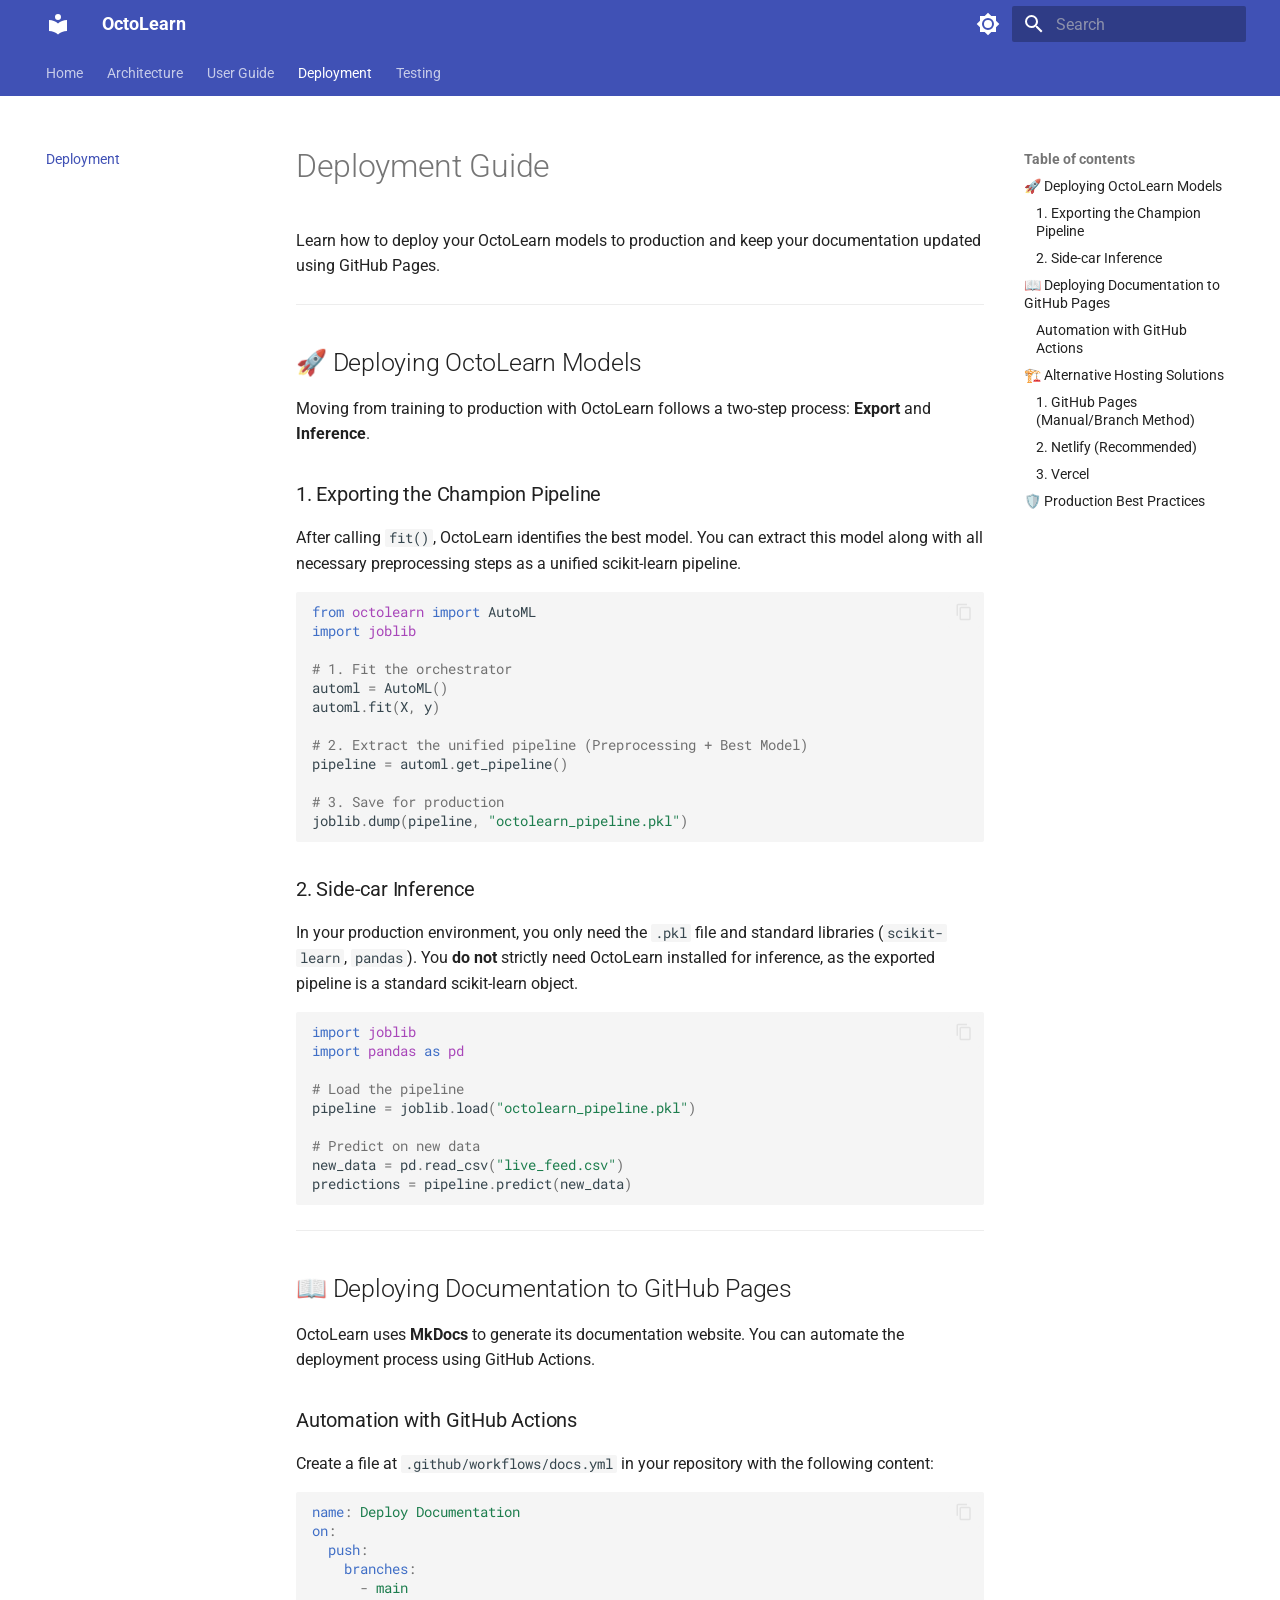
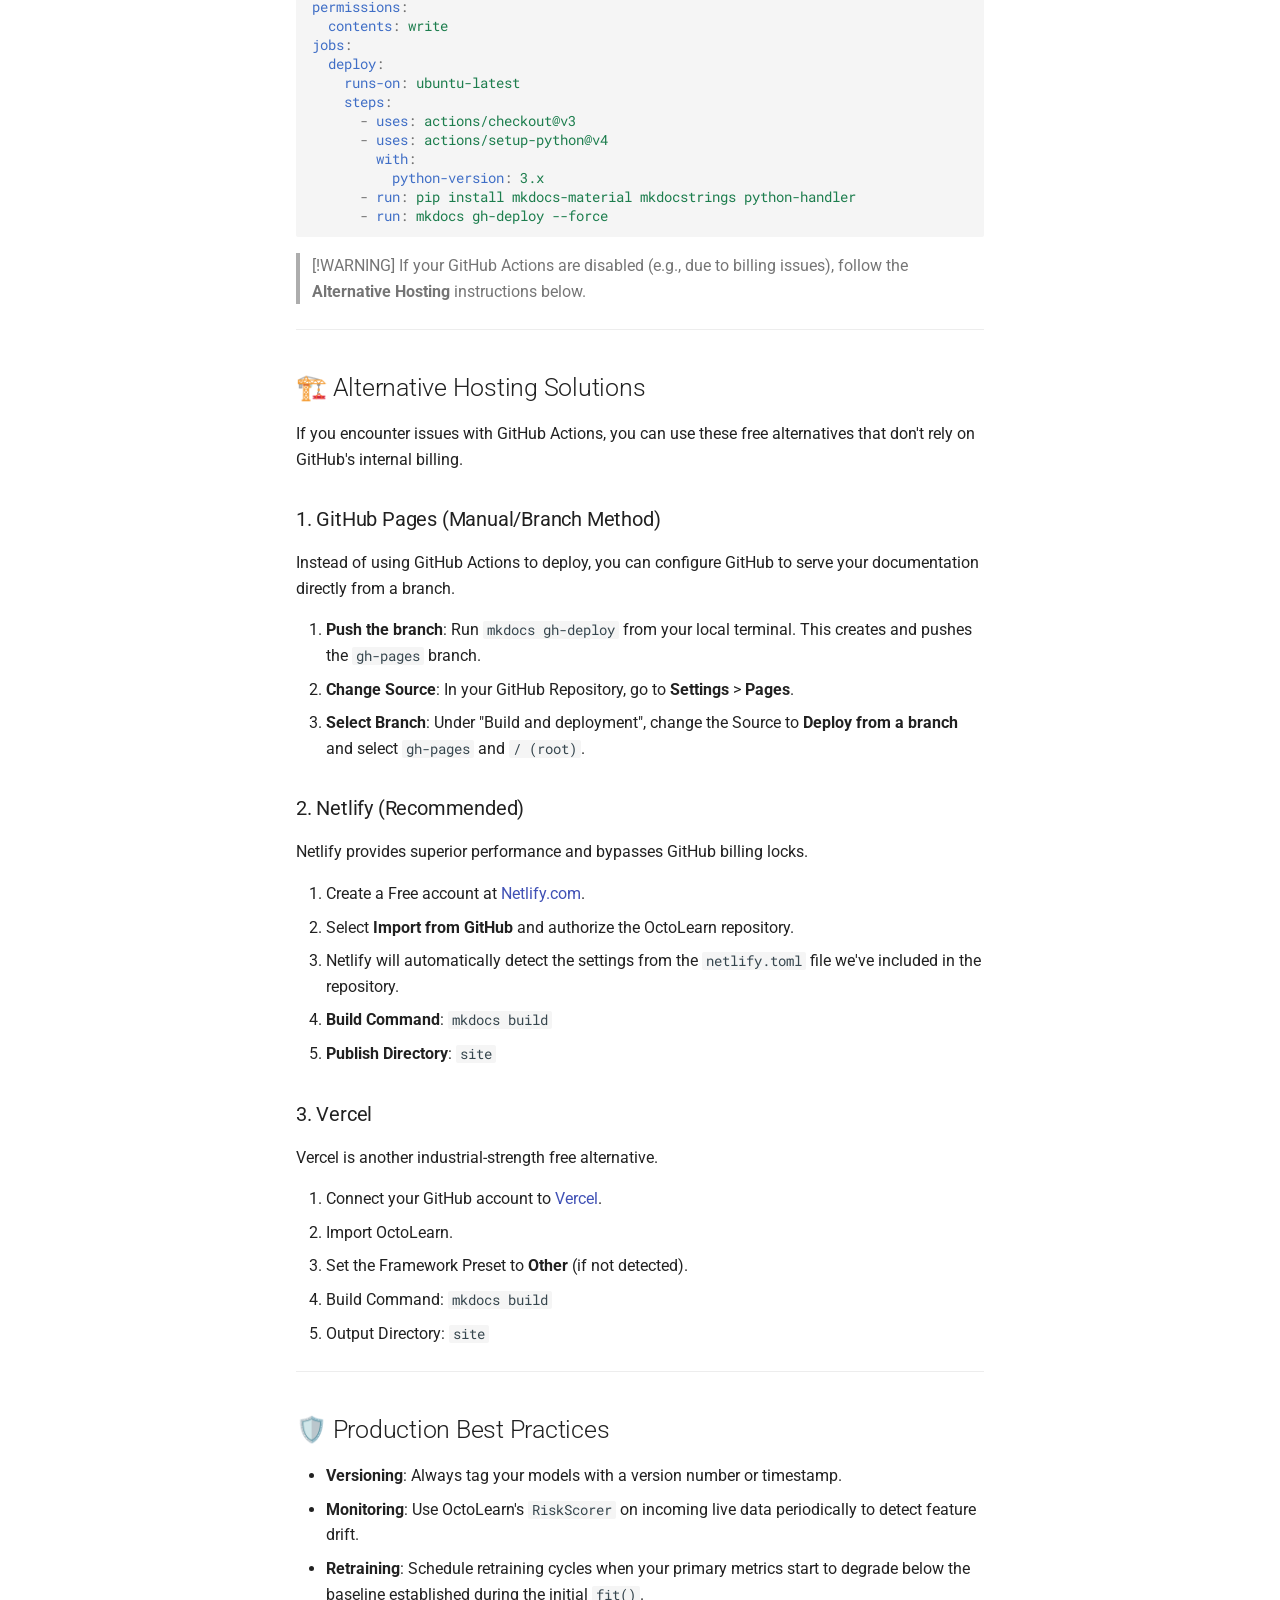
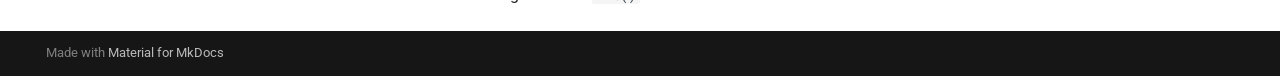
<file: deployment/index.html>
<!doctype html>
<html lang="en" class="no-js">
  <head>
    
      <meta charset="utf-8">
      <meta name="viewport" content="width=device-width,initial-scale=1">
      
        <meta name="description" content="The Enterprise-Grade AutoML Orchestrator for Python.">
      
      
      
        <link rel="canonical" href="https://GhulamMuhammadNabeel.github.io/OctoLearn/deployment/">
      
      
        <link rel="prev" href="../guide/">
      
      
        <link rel="next" href="../testing/">
      
      
        
      
      
      <link rel="icon" href="../assets/images/favicon.png">
      <meta name="generator" content="mkdocs-1.6.1, mkdocs-material-9.7.2">
    
    
      
        <title>Deployment - OctoLearn</title>
      
    
    
      <link rel="stylesheet" href="../assets/stylesheets/main.484c7ddc.min.css">
      
        
        <link rel="stylesheet" href="../assets/stylesheets/palette.ab4e12ef.min.css">
      
      


    
    
      
    
    
      
        
        
        <link rel="preconnect" href="https://fonts.gstatic.com" crossorigin>
        <link rel="stylesheet" href="https://fonts.googleapis.com/css?family=Roboto:300,300i,400,400i,700,700i%7CRoboto+Mono:400,400i,700,700i&display=fallback">
        <style>:root{--md-text-font:"Roboto";--md-code-font:"Roboto Mono"}</style>
      
    
    
      <link rel="stylesheet" href="../assets/_mkdocstrings.css">
    
    <script>__md_scope=new URL("..",location),__md_hash=e=>[...e].reduce(((e,_)=>(e<<5)-e+_.charCodeAt(0)),0),__md_get=(e,_=localStorage,t=__md_scope)=>JSON.parse(_.getItem(t.pathname+"."+e)),__md_set=(e,_,t=localStorage,a=__md_scope)=>{try{t.setItem(a.pathname+"."+e,JSON.stringify(_))}catch(e){}}</script>
    
      

    
    
  </head>
  
  
    
    
      
    
    
    
    
    <body dir="ltr" data-md-color-scheme="default" data-md-color-primary="indigo" data-md-color-accent="deep-purple">
  
    
    <input class="md-toggle" data-md-toggle="drawer" type="checkbox" id="__drawer" autocomplete="off">
    <input class="md-toggle" data-md-toggle="search" type="checkbox" id="__search" autocomplete="off">
    <label class="md-overlay" for="__drawer"></label>
    <div data-md-component="skip">
      
        
        <a href="#deployment-guide" class="md-skip">
          Skip to content
        </a>
      
    </div>
    <div data-md-component="announce">
      
    </div>
    
    
      

<header class="md-header" data-md-component="header">
  <nav class="md-header__inner md-grid" aria-label="Header">
    <a href=".." title="OctoLearn" class="md-header__button md-logo" aria-label="OctoLearn" data-md-component="logo">
      
  
  <svg xmlns="http://www.w3.org/2000/svg" viewBox="0 0 24 24"><path d="M12 8a3 3 0 0 0 3-3 3 3 0 0 0-3-3 3 3 0 0 0-3 3 3 3 0 0 0 3 3m0 3.54C9.64 9.35 6.5 8 3 8v11c3.5 0 6.64 1.35 9 3.54 2.36-2.19 5.5-3.54 9-3.54V8c-3.5 0-6.64 1.35-9 3.54"/></svg>

    </a>
    <label class="md-header__button md-icon" for="__drawer">
      
      <svg xmlns="http://www.w3.org/2000/svg" viewBox="0 0 24 24"><path d="M3 6h18v2H3zm0 5h18v2H3zm0 5h18v2H3z"/></svg>
    </label>
    <div class="md-header__title" data-md-component="header-title">
      <div class="md-header__ellipsis">
        <div class="md-header__topic">
          <span class="md-ellipsis">
            OctoLearn
          </span>
        </div>
        <div class="md-header__topic" data-md-component="header-topic">
          <span class="md-ellipsis">
            
              Deployment
            
          </span>
        </div>
      </div>
    </div>
    
      
        <form class="md-header__option" data-md-component="palette">
  
    
    
    
    <input class="md-option" data-md-color-media="" data-md-color-scheme="default" data-md-color-primary="indigo" data-md-color-accent="deep-purple"  aria-label="Switch to dark mode"  type="radio" name="__palette" id="__palette_0">
    
      <label class="md-header__button md-icon" title="Switch to dark mode" for="__palette_1" hidden>
        <svg xmlns="http://www.w3.org/2000/svg" viewBox="0 0 24 24"><path d="M12 8a4 4 0 0 0-4 4 4 4 0 0 0 4 4 4 4 0 0 0 4-4 4 4 0 0 0-4-4m0 10a6 6 0 0 1-6-6 6 6 0 0 1 6-6 6 6 0 0 1 6 6 6 6 0 0 1-6 6m8-9.31V4h-4.69L12 .69 8.69 4H4v4.69L.69 12 4 15.31V20h4.69L12 23.31 15.31 20H20v-4.69L23.31 12z"/></svg>
      </label>
    
  
    
    
    
    <input class="md-option" data-md-color-media="" data-md-color-scheme="slate" data-md-color-primary="indigo" data-md-color-accent="deep-purple"  aria-label="Switch to light mode"  type="radio" name="__palette" id="__palette_1">
    
      <label class="md-header__button md-icon" title="Switch to light mode" for="__palette_0" hidden>
        <svg xmlns="http://www.w3.org/2000/svg" viewBox="0 0 24 24"><path d="M12 18c-.89 0-1.74-.2-2.5-.55C11.56 16.5 13 14.42 13 12s-1.44-4.5-3.5-5.45C10.26 6.2 11.11 6 12 6a6 6 0 0 1 6 6 6 6 0 0 1-6 6m8-9.31V4h-4.69L12 .69 8.69 4H4v4.69L.69 12 4 15.31V20h4.69L12 23.31 15.31 20H20v-4.69L23.31 12z"/></svg>
      </label>
    
  
</form>
      
    
    
      <script>var palette=__md_get("__palette");if(palette&&palette.color){if("(prefers-color-scheme)"===palette.color.media){var media=matchMedia("(prefers-color-scheme: light)"),input=document.querySelector(media.matches?"[data-md-color-media='(prefers-color-scheme: light)']":"[data-md-color-media='(prefers-color-scheme: dark)']");palette.color.media=input.getAttribute("data-md-color-media"),palette.color.scheme=input.getAttribute("data-md-color-scheme"),palette.color.primary=input.getAttribute("data-md-color-primary"),palette.color.accent=input.getAttribute("data-md-color-accent")}for(var[key,value]of Object.entries(palette.color))document.body.setAttribute("data-md-color-"+key,value)}</script>
    
    
    
      
      
        <label class="md-header__button md-icon" for="__search">
          
          <svg xmlns="http://www.w3.org/2000/svg" viewBox="0 0 24 24"><path d="M9.5 3A6.5 6.5 0 0 1 16 9.5c0 1.61-.59 3.09-1.56 4.23l.27.27h.79l5 5-1.5 1.5-5-5v-.79l-.27-.27A6.52 6.52 0 0 1 9.5 16 6.5 6.5 0 0 1 3 9.5 6.5 6.5 0 0 1 9.5 3m0 2C7 5 5 7 5 9.5S7 14 9.5 14 14 12 14 9.5 12 5 9.5 5"/></svg>
        </label>
        <div class="md-search" data-md-component="search" role="dialog">
  <label class="md-search__overlay" for="__search"></label>
  <div class="md-search__inner" role="search">
    <form class="md-search__form" name="search">
      <input type="text" class="md-search__input" name="query" aria-label="Search" placeholder="Search" autocapitalize="off" autocorrect="off" autocomplete="off" spellcheck="false" data-md-component="search-query" required>
      <label class="md-search__icon md-icon" for="__search">
        
        <svg xmlns="http://www.w3.org/2000/svg" viewBox="0 0 24 24"><path d="M9.5 3A6.5 6.5 0 0 1 16 9.5c0 1.61-.59 3.09-1.56 4.23l.27.27h.79l5 5-1.5 1.5-5-5v-.79l-.27-.27A6.52 6.52 0 0 1 9.5 16 6.5 6.5 0 0 1 3 9.5 6.5 6.5 0 0 1 9.5 3m0 2C7 5 5 7 5 9.5S7 14 9.5 14 14 12 14 9.5 12 5 9.5 5"/></svg>
        
        <svg xmlns="http://www.w3.org/2000/svg" viewBox="0 0 24 24"><path d="M20 11v2H8l5.5 5.5-1.42 1.42L4.16 12l7.92-7.92L13.5 5.5 8 11z"/></svg>
      </label>
      <nav class="md-search__options" aria-label="Search">
        
        <button type="reset" class="md-search__icon md-icon" title="Clear" aria-label="Clear" tabindex="-1">
          
          <svg xmlns="http://www.w3.org/2000/svg" viewBox="0 0 24 24"><path d="M19 6.41 17.59 5 12 10.59 6.41 5 5 6.41 10.59 12 5 17.59 6.41 19 12 13.41 17.59 19 19 17.59 13.41 12z"/></svg>
        </button>
      </nav>
      
        <div class="md-search__suggest" data-md-component="search-suggest"></div>
      
    </form>
    <div class="md-search__output">
      <div class="md-search__scrollwrap" tabindex="0" data-md-scrollfix>
        <div class="md-search-result" data-md-component="search-result">
          <div class="md-search-result__meta">
            Initializing search
          </div>
          <ol class="md-search-result__list" role="presentation"></ol>
        </div>
      </div>
    </div>
  </div>
</div>
      
    
    
  </nav>
  
</header>
    
    <div class="md-container" data-md-component="container">
      
      
        
          
            
<nav class="md-tabs" aria-label="Tabs" data-md-component="tabs">
  <div class="md-grid">
    <ul class="md-tabs__list">
      
        
  
  
  
  
    <li class="md-tabs__item">
      <a href=".." class="md-tabs__link">
        
  
  
    
  
  Home

      </a>
    </li>
  

      
        
  
  
  
  
    <li class="md-tabs__item">
      <a href="../architecture/" class="md-tabs__link">
        
  
  
    
  
  Architecture

      </a>
    </li>
  

      
        
  
  
  
  
    <li class="md-tabs__item">
      <a href="../guide/" class="md-tabs__link">
        
  
  
    
  
  User Guide

      </a>
    </li>
  

      
        
  
  
  
    
  
  
    <li class="md-tabs__item md-tabs__item--active">
      <a href="./" class="md-tabs__link">
        
  
  
    
  
  Deployment

      </a>
    </li>
  

      
        
  
  
  
  
    <li class="md-tabs__item">
      <a href="../testing/" class="md-tabs__link">
        
  
  
    
  
  Testing

      </a>
    </li>
  

      
    </ul>
  </div>
</nav>
          
        
      
      <main class="md-main" data-md-component="main">
        <div class="md-main__inner md-grid">
          
            
              
              <div class="md-sidebar md-sidebar--primary" data-md-component="sidebar" data-md-type="navigation" >
                <div class="md-sidebar__scrollwrap">
                  <div class="md-sidebar__inner">
                    


  


<nav class="md-nav md-nav--primary md-nav--lifted" aria-label="Navigation" data-md-level="0">
  <label class="md-nav__title" for="__drawer">
    <a href=".." title="OctoLearn" class="md-nav__button md-logo" aria-label="OctoLearn" data-md-component="logo">
      
  
  <svg xmlns="http://www.w3.org/2000/svg" viewBox="0 0 24 24"><path d="M12 8a3 3 0 0 0 3-3 3 3 0 0 0-3-3 3 3 0 0 0-3 3 3 3 0 0 0 3 3m0 3.54C9.64 9.35 6.5 8 3 8v11c3.5 0 6.64 1.35 9 3.54 2.36-2.19 5.5-3.54 9-3.54V8c-3.5 0-6.64 1.35-9 3.54"/></svg>

    </a>
    OctoLearn
  </label>
  
  <ul class="md-nav__list" data-md-scrollfix>
    
      
      
  
  
  
  
    <li class="md-nav__item">
      <a href=".." class="md-nav__link">
        
  
  
  <span class="md-ellipsis">
    
  
    Home
  

    
  </span>
  
  

      </a>
    </li>
  

    
      
      
  
  
  
  
    <li class="md-nav__item">
      <a href="../architecture/" class="md-nav__link">
        
  
  
  <span class="md-ellipsis">
    
  
    Architecture
  

    
  </span>
  
  

      </a>
    </li>
  

    
      
      
  
  
  
  
    <li class="md-nav__item">
      <a href="../guide/" class="md-nav__link">
        
  
  
  <span class="md-ellipsis">
    
  
    User Guide
  

    
  </span>
  
  

      </a>
    </li>
  

    
      
      
  
  
    
  
  
  
    <li class="md-nav__item md-nav__item--active">
      
      <input class="md-nav__toggle md-toggle" type="checkbox" id="__toc">
      
      
        
      
      
        <label class="md-nav__link md-nav__link--active" for="__toc">
          
  
  
  <span class="md-ellipsis">
    
  
    Deployment
  

    
  </span>
  
  

          <span class="md-nav__icon md-icon"></span>
        </label>
      
      <a href="./" class="md-nav__link md-nav__link--active">
        
  
  
  <span class="md-ellipsis">
    
  
    Deployment
  

    
  </span>
  
  

      </a>
      
        

<nav class="md-nav md-nav--secondary" aria-label="Table of contents">
  
  
  
    
  
  
    <label class="md-nav__title" for="__toc">
      <span class="md-nav__icon md-icon"></span>
      Table of contents
    </label>
    <ul class="md-nav__list" data-md-component="toc" data-md-scrollfix>
      
        <li class="md-nav__item">
  <a href="#deploying-octolearn-models" class="md-nav__link">
    <span class="md-ellipsis">
      
        🚀 Deploying OctoLearn Models
      
    </span>
  </a>
  
    <nav class="md-nav" aria-label="🚀 Deploying OctoLearn Models">
      <ul class="md-nav__list">
        
          <li class="md-nav__item">
  <a href="#1-exporting-the-champion-pipeline" class="md-nav__link">
    <span class="md-ellipsis">
      
        1. Exporting the Champion Pipeline
      
    </span>
  </a>
  
</li>
        
          <li class="md-nav__item">
  <a href="#2-side-car-inference" class="md-nav__link">
    <span class="md-ellipsis">
      
        2. Side-car Inference
      
    </span>
  </a>
  
</li>
        
      </ul>
    </nav>
  
</li>
      
        <li class="md-nav__item">
  <a href="#deploying-documentation-to-github-pages" class="md-nav__link">
    <span class="md-ellipsis">
      
        📖 Deploying Documentation to GitHub Pages
      
    </span>
  </a>
  
    <nav class="md-nav" aria-label="📖 Deploying Documentation to GitHub Pages">
      <ul class="md-nav__list">
        
          <li class="md-nav__item">
  <a href="#automation-with-github-actions" class="md-nav__link">
    <span class="md-ellipsis">
      
        Automation with GitHub Actions
      
    </span>
  </a>
  
</li>
        
      </ul>
    </nav>
  
</li>
      
        <li class="md-nav__item">
  <a href="#alternative-hosting-solutions" class="md-nav__link">
    <span class="md-ellipsis">
      
        🏗️ Alternative Hosting Solutions
      
    </span>
  </a>
  
    <nav class="md-nav" aria-label="🏗️ Alternative Hosting Solutions">
      <ul class="md-nav__list">
        
          <li class="md-nav__item">
  <a href="#1-github-pages-manualbranch-method" class="md-nav__link">
    <span class="md-ellipsis">
      
        1. GitHub Pages (Manual/Branch Method)
      
    </span>
  </a>
  
</li>
        
          <li class="md-nav__item">
  <a href="#2-netlify-recommended" class="md-nav__link">
    <span class="md-ellipsis">
      
        2. Netlify (Recommended)
      
    </span>
  </a>
  
</li>
        
          <li class="md-nav__item">
  <a href="#3-vercel" class="md-nav__link">
    <span class="md-ellipsis">
      
        3. Vercel
      
    </span>
  </a>
  
</li>
        
      </ul>
    </nav>
  
</li>
      
        <li class="md-nav__item">
  <a href="#production-best-practices" class="md-nav__link">
    <span class="md-ellipsis">
      
        🛡️ Production Best Practices
      
    </span>
  </a>
  
</li>
      
    </ul>
  
</nav>
      
    </li>
  

    
      
      
  
  
  
  
    <li class="md-nav__item">
      <a href="../testing/" class="md-nav__link">
        
  
  
  <span class="md-ellipsis">
    
  
    Testing
  

    
  </span>
  
  

      </a>
    </li>
  

    
  </ul>
</nav>
                  </div>
                </div>
              </div>
            
            
              
              <div class="md-sidebar md-sidebar--secondary" data-md-component="sidebar" data-md-type="toc" >
                <div class="md-sidebar__scrollwrap">
                  <div class="md-sidebar__inner">
                    

<nav class="md-nav md-nav--secondary" aria-label="Table of contents">
  
  
  
    
  
  
    <label class="md-nav__title" for="__toc">
      <span class="md-nav__icon md-icon"></span>
      Table of contents
    </label>
    <ul class="md-nav__list" data-md-component="toc" data-md-scrollfix>
      
        <li class="md-nav__item">
  <a href="#deploying-octolearn-models" class="md-nav__link">
    <span class="md-ellipsis">
      
        🚀 Deploying OctoLearn Models
      
    </span>
  </a>
  
    <nav class="md-nav" aria-label="🚀 Deploying OctoLearn Models">
      <ul class="md-nav__list">
        
          <li class="md-nav__item">
  <a href="#1-exporting-the-champion-pipeline" class="md-nav__link">
    <span class="md-ellipsis">
      
        1. Exporting the Champion Pipeline
      
    </span>
  </a>
  
</li>
        
          <li class="md-nav__item">
  <a href="#2-side-car-inference" class="md-nav__link">
    <span class="md-ellipsis">
      
        2. Side-car Inference
      
    </span>
  </a>
  
</li>
        
      </ul>
    </nav>
  
</li>
      
        <li class="md-nav__item">
  <a href="#deploying-documentation-to-github-pages" class="md-nav__link">
    <span class="md-ellipsis">
      
        📖 Deploying Documentation to GitHub Pages
      
    </span>
  </a>
  
    <nav class="md-nav" aria-label="📖 Deploying Documentation to GitHub Pages">
      <ul class="md-nav__list">
        
          <li class="md-nav__item">
  <a href="#automation-with-github-actions" class="md-nav__link">
    <span class="md-ellipsis">
      
        Automation with GitHub Actions
      
    </span>
  </a>
  
</li>
        
      </ul>
    </nav>
  
</li>
      
        <li class="md-nav__item">
  <a href="#alternative-hosting-solutions" class="md-nav__link">
    <span class="md-ellipsis">
      
        🏗️ Alternative Hosting Solutions
      
    </span>
  </a>
  
    <nav class="md-nav" aria-label="🏗️ Alternative Hosting Solutions">
      <ul class="md-nav__list">
        
          <li class="md-nav__item">
  <a href="#1-github-pages-manualbranch-method" class="md-nav__link">
    <span class="md-ellipsis">
      
        1. GitHub Pages (Manual/Branch Method)
      
    </span>
  </a>
  
</li>
        
          <li class="md-nav__item">
  <a href="#2-netlify-recommended" class="md-nav__link">
    <span class="md-ellipsis">
      
        2. Netlify (Recommended)
      
    </span>
  </a>
  
</li>
        
          <li class="md-nav__item">
  <a href="#3-vercel" class="md-nav__link">
    <span class="md-ellipsis">
      
        3. Vercel
      
    </span>
  </a>
  
</li>
        
      </ul>
    </nav>
  
</li>
      
        <li class="md-nav__item">
  <a href="#production-best-practices" class="md-nav__link">
    <span class="md-ellipsis">
      
        🛡️ Production Best Practices
      
    </span>
  </a>
  
</li>
      
    </ul>
  
</nav>
                  </div>
                </div>
              </div>
            
          
          
            <div class="md-content" data-md-component="content">
              
              <article class="md-content__inner md-typeset">
                
                  



<h1 id="deployment-guide">Deployment Guide</h1>
<p>Learn how to deploy your OctoLearn models to production and keep your documentation updated using GitHub Pages.</p>
<hr />
<h2 id="deploying-octolearn-models">🚀 Deploying OctoLearn Models</h2>
<p>Moving from training to production with OctoLearn follows a two-step process: <strong>Export</strong> and <strong>Inference</strong>.</p>
<h3 id="1-exporting-the-champion-pipeline">1. Exporting the Champion Pipeline</h3>
<p>After calling <code>fit()</code>, OctoLearn identifies the best model. You can extract this model along with all necessary preprocessing steps as a unified scikit-learn pipeline.</p>
<div class="highlight"><pre><span></span><code><a id="__codelineno-0-1" name="__codelineno-0-1" href="#__codelineno-0-1"></a><span class="kn">from</span><span class="w"> </span><span class="nn">octolearn</span><span class="w"> </span><span class="kn">import</span> <span class="n">AutoML</span>
<a id="__codelineno-0-2" name="__codelineno-0-2" href="#__codelineno-0-2"></a><span class="kn">import</span><span class="w"> </span><span class="nn">joblib</span>
<a id="__codelineno-0-3" name="__codelineno-0-3" href="#__codelineno-0-3"></a>
<a id="__codelineno-0-4" name="__codelineno-0-4" href="#__codelineno-0-4"></a><span class="c1"># 1. Fit the orchestrator</span>
<a id="__codelineno-0-5" name="__codelineno-0-5" href="#__codelineno-0-5"></a><span class="n">automl</span> <span class="o">=</span> <span class="n">AutoML</span><span class="p">()</span>
<a id="__codelineno-0-6" name="__codelineno-0-6" href="#__codelineno-0-6"></a><span class="n">automl</span><span class="o">.</span><span class="n">fit</span><span class="p">(</span><span class="n">X</span><span class="p">,</span> <span class="n">y</span><span class="p">)</span>
<a id="__codelineno-0-7" name="__codelineno-0-7" href="#__codelineno-0-7"></a>
<a id="__codelineno-0-8" name="__codelineno-0-8" href="#__codelineno-0-8"></a><span class="c1"># 2. Extract the unified pipeline (Preprocessing + Best Model)</span>
<a id="__codelineno-0-9" name="__codelineno-0-9" href="#__codelineno-0-9"></a><span class="n">pipeline</span> <span class="o">=</span> <span class="n">automl</span><span class="o">.</span><span class="n">get_pipeline</span><span class="p">()</span>
<a id="__codelineno-0-10" name="__codelineno-0-10" href="#__codelineno-0-10"></a>
<a id="__codelineno-0-11" name="__codelineno-0-11" href="#__codelineno-0-11"></a><span class="c1"># 3. Save for production</span>
<a id="__codelineno-0-12" name="__codelineno-0-12" href="#__codelineno-0-12"></a><span class="n">joblib</span><span class="o">.</span><span class="n">dump</span><span class="p">(</span><span class="n">pipeline</span><span class="p">,</span> <span class="s2">&quot;octolearn_pipeline.pkl&quot;</span><span class="p">)</span>
</code></pre></div>
<h3 id="2-side-car-inference">2. Side-car Inference</h3>
<p>In your production environment, you only need the <code>.pkl</code> file and standard libraries (<code>scikit-learn</code>, <code>pandas</code>). You <strong>do not</strong> strictly need OctoLearn installed for inference, as the exported pipeline is a standard scikit-learn object.</p>
<div class="highlight"><pre><span></span><code><a id="__codelineno-1-1" name="__codelineno-1-1" href="#__codelineno-1-1"></a><span class="kn">import</span><span class="w"> </span><span class="nn">joblib</span>
<a id="__codelineno-1-2" name="__codelineno-1-2" href="#__codelineno-1-2"></a><span class="kn">import</span><span class="w"> </span><span class="nn">pandas</span><span class="w"> </span><span class="k">as</span><span class="w"> </span><span class="nn">pd</span>
<a id="__codelineno-1-3" name="__codelineno-1-3" href="#__codelineno-1-3"></a>
<a id="__codelineno-1-4" name="__codelineno-1-4" href="#__codelineno-1-4"></a><span class="c1"># Load the pipeline</span>
<a id="__codelineno-1-5" name="__codelineno-1-5" href="#__codelineno-1-5"></a><span class="n">pipeline</span> <span class="o">=</span> <span class="n">joblib</span><span class="o">.</span><span class="n">load</span><span class="p">(</span><span class="s2">&quot;octolearn_pipeline.pkl&quot;</span><span class="p">)</span>
<a id="__codelineno-1-6" name="__codelineno-1-6" href="#__codelineno-1-6"></a>
<a id="__codelineno-1-7" name="__codelineno-1-7" href="#__codelineno-1-7"></a><span class="c1"># Predict on new data</span>
<a id="__codelineno-1-8" name="__codelineno-1-8" href="#__codelineno-1-8"></a><span class="n">new_data</span> <span class="o">=</span> <span class="n">pd</span><span class="o">.</span><span class="n">read_csv</span><span class="p">(</span><span class="s2">&quot;live_feed.csv&quot;</span><span class="p">)</span>
<a id="__codelineno-1-9" name="__codelineno-1-9" href="#__codelineno-1-9"></a><span class="n">predictions</span> <span class="o">=</span> <span class="n">pipeline</span><span class="o">.</span><span class="n">predict</span><span class="p">(</span><span class="n">new_data</span><span class="p">)</span>
</code></pre></div>
<hr />
<h2 id="deploying-documentation-to-github-pages">📖 Deploying Documentation to GitHub Pages</h2>
<p>OctoLearn uses <strong>MkDocs</strong> to generate its documentation website. You can automate the deployment process using GitHub Actions.</p>
<h3 id="automation-with-github-actions">Automation with GitHub Actions</h3>
<p>Create a file at <code>.github/workflows/docs.yml</code> in your repository with the following content:</p>
<div class="highlight"><pre><span></span><code><a id="__codelineno-2-1" name="__codelineno-2-1" href="#__codelineno-2-1"></a><span class="nt">name</span><span class="p">:</span><span class="w"> </span><span class="l l-Scalar l-Scalar-Plain">Deploy Documentation</span>
<a id="__codelineno-2-2" name="__codelineno-2-2" href="#__codelineno-2-2"></a><span class="nt">on</span><span class="p">:</span>
<a id="__codelineno-2-3" name="__codelineno-2-3" href="#__codelineno-2-3"></a><span class="w">  </span><span class="nt">push</span><span class="p">:</span>
<a id="__codelineno-2-4" name="__codelineno-2-4" href="#__codelineno-2-4"></a><span class="w">    </span><span class="nt">branches</span><span class="p">:</span>
<a id="__codelineno-2-5" name="__codelineno-2-5" href="#__codelineno-2-5"></a><span class="w">      </span><span class="p p-Indicator">-</span><span class="w"> </span><span class="l l-Scalar l-Scalar-Plain">main</span>
<a id="__codelineno-2-6" name="__codelineno-2-6" href="#__codelineno-2-6"></a><span class="nt">permissions</span><span class="p">:</span>
<a id="__codelineno-2-7" name="__codelineno-2-7" href="#__codelineno-2-7"></a><span class="w">  </span><span class="nt">contents</span><span class="p">:</span><span class="w"> </span><span class="l l-Scalar l-Scalar-Plain">write</span>
<a id="__codelineno-2-8" name="__codelineno-2-8" href="#__codelineno-2-8"></a><span class="nt">jobs</span><span class="p">:</span>
<a id="__codelineno-2-9" name="__codelineno-2-9" href="#__codelineno-2-9"></a><span class="w">  </span><span class="nt">deploy</span><span class="p">:</span>
<a id="__codelineno-2-10" name="__codelineno-2-10" href="#__codelineno-2-10"></a><span class="w">    </span><span class="nt">runs-on</span><span class="p">:</span><span class="w"> </span><span class="l l-Scalar l-Scalar-Plain">ubuntu-latest</span>
<a id="__codelineno-2-11" name="__codelineno-2-11" href="#__codelineno-2-11"></a><span class="w">    </span><span class="nt">steps</span><span class="p">:</span>
<a id="__codelineno-2-12" name="__codelineno-2-12" href="#__codelineno-2-12"></a><span class="w">      </span><span class="p p-Indicator">-</span><span class="w"> </span><span class="nt">uses</span><span class="p">:</span><span class="w"> </span><span class="l l-Scalar l-Scalar-Plain">actions/checkout@v3</span>
<a id="__codelineno-2-13" name="__codelineno-2-13" href="#__codelineno-2-13"></a><span class="w">      </span><span class="p p-Indicator">-</span><span class="w"> </span><span class="nt">uses</span><span class="p">:</span><span class="w"> </span><span class="l l-Scalar l-Scalar-Plain">actions/setup-python@v4</span>
<a id="__codelineno-2-14" name="__codelineno-2-14" href="#__codelineno-2-14"></a><span class="w">        </span><span class="nt">with</span><span class="p">:</span>
<a id="__codelineno-2-15" name="__codelineno-2-15" href="#__codelineno-2-15"></a><span class="w">          </span><span class="nt">python-version</span><span class="p">:</span><span class="w"> </span><span class="l l-Scalar l-Scalar-Plain">3.x</span>
<a id="__codelineno-2-16" name="__codelineno-2-16" href="#__codelineno-2-16"></a><span class="w">      </span><span class="p p-Indicator">-</span><span class="w"> </span><span class="nt">run</span><span class="p">:</span><span class="w"> </span><span class="l l-Scalar l-Scalar-Plain">pip install mkdocs-material mkdocstrings python-handler</span>
<a id="__codelineno-2-17" name="__codelineno-2-17" href="#__codelineno-2-17"></a><span class="w">      </span><span class="p p-Indicator">-</span><span class="w"> </span><span class="nt">run</span><span class="p">:</span><span class="w"> </span><span class="l l-Scalar l-Scalar-Plain">mkdocs gh-deploy --force</span>
</code></pre></div>
<blockquote>
<p>[!WARNING]
If your GitHub Actions are disabled (e.g., due to billing issues), follow the <strong>Alternative Hosting</strong> instructions below.</p>
</blockquote>
<hr />
<h2 id="alternative-hosting-solutions">🏗️ Alternative Hosting Solutions</h2>
<p>If you encounter issues with GitHub Actions, you can use these free alternatives that don't rely on GitHub's internal billing.</p>
<h3 id="1-github-pages-manualbranch-method">1. GitHub Pages (Manual/Branch Method)</h3>
<p>Instead of using GitHub Actions to deploy, you can configure GitHub to serve your documentation directly from a branch.</p>
<ol>
<li><strong>Push the branch</strong>: Run <code>mkdocs gh-deploy</code> from your local terminal. This creates and pushes the <code>gh-pages</code> branch.</li>
<li><strong>Change Source</strong>: In your GitHub Repository, go to <strong>Settings</strong> &gt; <strong>Pages</strong>.</li>
<li><strong>Select Branch</strong>: Under "Build and deployment", change the Source to <strong>Deploy from a branch</strong> and select <code>gh-pages</code> and <code>/ (root)</code>.</li>
</ol>
<h3 id="2-netlify-recommended">2. Netlify (Recommended)</h3>
<p>Netlify provides superior performance and bypasses GitHub billing locks.</p>
<ol>
<li>Create a Free account at <a href="https://www.netlify.com">Netlify.com</a>.</li>
<li>Select <strong>Import from GitHub</strong> and authorize the OctoLearn repository.</li>
<li>Netlify will automatically detect the settings from the <code>netlify.toml</code> file we've included in the repository.</li>
<li><strong>Build Command</strong>: <code>mkdocs build</code></li>
<li><strong>Publish Directory</strong>: <code>site</code></li>
</ol>
<h3 id="3-vercel">3. Vercel</h3>
<p>Vercel is another industrial-strength free alternative.</p>
<ol>
<li>Connect your GitHub account to <a href="https://vercel.com">Vercel</a>.</li>
<li>Import OctoLearn.</li>
<li>Set the Framework Preset to <strong>Other</strong> (if not detected).</li>
<li>Build Command: <code>mkdocs build</code></li>
<li>Output Directory: <code>site</code></li>
</ol>
<hr />
<h2 id="production-best-practices">🛡️ Production Best Practices</h2>
<ul>
<li><strong>Versioning</strong>: Always tag your models with a version number or timestamp.</li>
<li><strong>Monitoring</strong>: Use OctoLearn's <code>RiskScorer</code> on incoming live data periodically to detect feature drift.</li>
<li><strong>Retraining</strong>: Schedule retraining cycles when your primary metrics start to degrade below the baseline established during the initial <code>fit()</code>.</li>
</ul>












                
              </article>
            </div>
          
          
  <script>var tabs=__md_get("__tabs");if(Array.isArray(tabs))e:for(var set of document.querySelectorAll(".tabbed-set")){var labels=set.querySelector(".tabbed-labels");for(var tab of tabs)for(var label of labels.getElementsByTagName("label"))if(label.innerText.trim()===tab){var input=document.getElementById(label.htmlFor);input.checked=!0;continue e}}</script>

<script>var target=document.getElementById(location.hash.slice(1));target&&target.name&&(target.checked=target.name.startsWith("__tabbed_"))</script>
        </div>
        
          <button type="button" class="md-top md-icon" data-md-component="top" hidden>
  
  <svg xmlns="http://www.w3.org/2000/svg" viewBox="0 0 24 24"><path d="M13 20h-2V8l-5.5 5.5-1.42-1.42L12 4.16l7.92 7.92-1.42 1.42L13 8z"/></svg>
  Back to top
</button>
        
      </main>
      
        <footer class="md-footer">
  
  <div class="md-footer-meta md-typeset">
    <div class="md-footer-meta__inner md-grid">
      <div class="md-copyright">
  
  
    Made with
    <a href="https://squidfunk.github.io/mkdocs-material/" target="_blank" rel="noopener">
      Material for MkDocs
    </a>
  
</div>
      
    </div>
  </div>
</footer>
      
    </div>
    <div class="md-dialog" data-md-component="dialog">
      <div class="md-dialog__inner md-typeset"></div>
    </div>
    
    
    
      
      
      <script id="__config" type="application/json">{"annotate": null, "base": "..", "features": ["navigation.tabs", "navigation.sections", "navigation.top", "search.suggest", "search.highlight", "content.code.copy", "content.tabs.link"], "search": "../assets/javascripts/workers/search.2c215733.min.js", "tags": null, "translations": {"clipboard.copied": "Copied to clipboard", "clipboard.copy": "Copy to clipboard", "search.result.more.one": "1 more on this page", "search.result.more.other": "# more on this page", "search.result.none": "No matching documents", "search.result.one": "1 matching document", "search.result.other": "# matching documents", "search.result.placeholder": "Type to start searching", "search.result.term.missing": "Missing", "select.version": "Select version"}, "version": null}</script>
    
    
      <script src="../assets/javascripts/bundle.79ae519e.min.js"></script>
      
    
  </body>
</html>
</file>
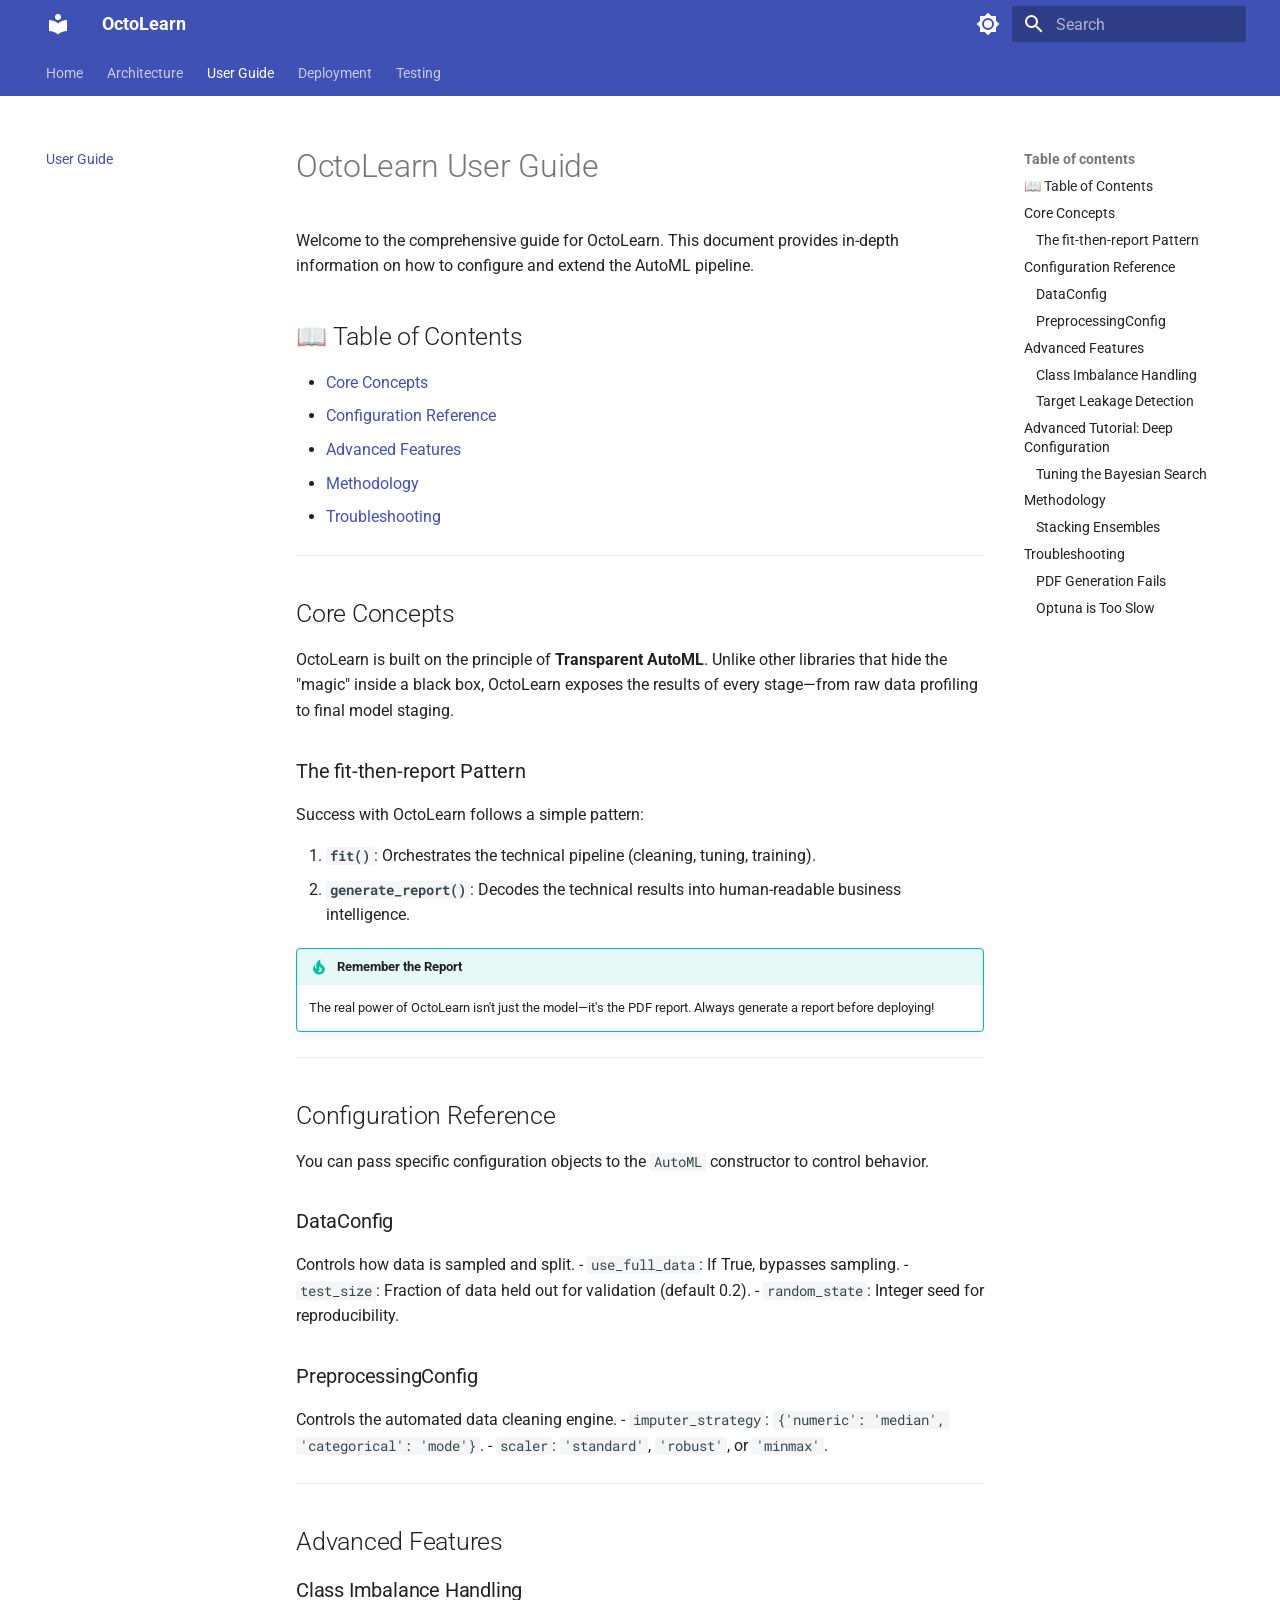
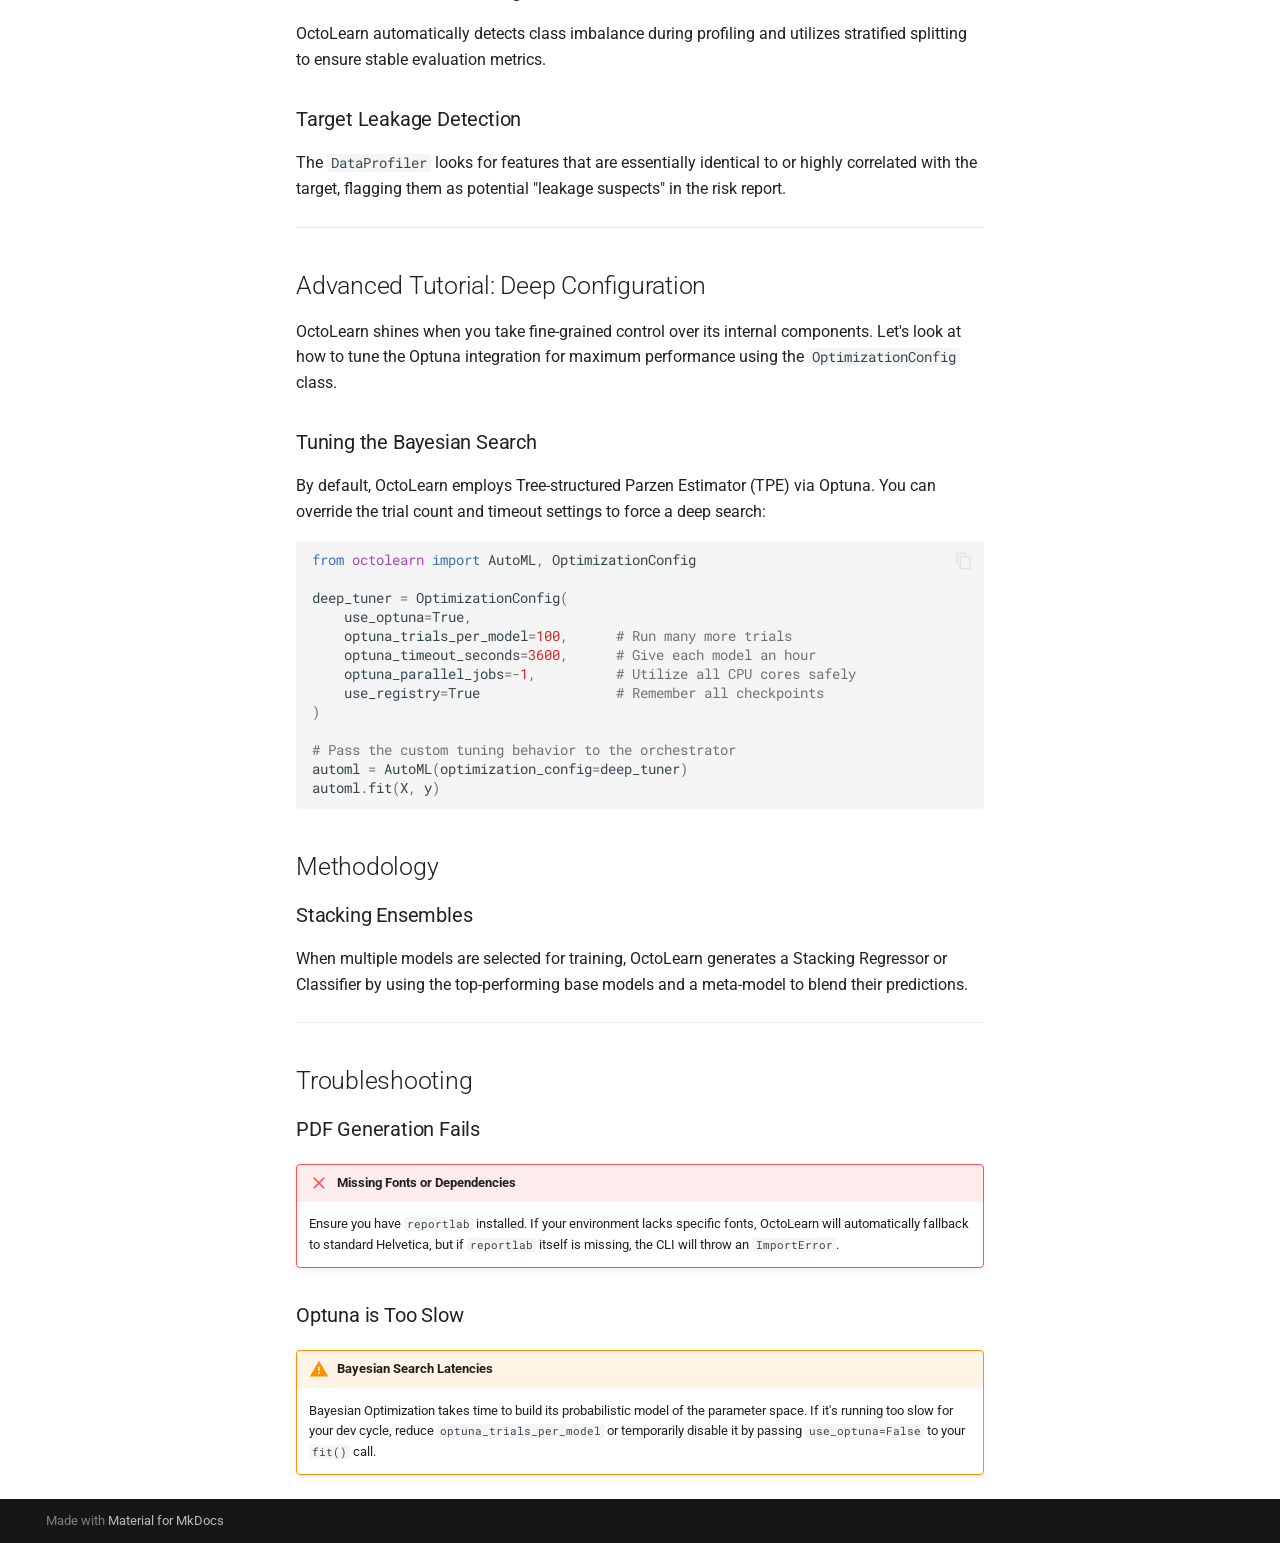
<file: guide/index.html>
<!doctype html>
<html lang="en" class="no-js">
  <head>
    
      <meta charset="utf-8">
      <meta name="viewport" content="width=device-width,initial-scale=1">
      
        <meta name="description" content="The Enterprise-Grade AutoML Orchestrator for Python.">
      
      
      
        <link rel="canonical" href="https://GhulamMuhammadNabeel.github.io/OctoLearn/guide/">
      
      
        <link rel="prev" href="../architecture/">
      
      
        <link rel="next" href="../deployment/">
      
      
        
      
      
      <link rel="icon" href="../assets/images/favicon.png">
      <meta name="generator" content="mkdocs-1.6.1, mkdocs-material-9.7.2">
    
    
      
        <title>User Guide - OctoLearn</title>
      
    
    
      <link rel="stylesheet" href="../assets/stylesheets/main.484c7ddc.min.css">
      
        
        <link rel="stylesheet" href="../assets/stylesheets/palette.ab4e12ef.min.css">
      
      


    
    
      
    
    
      
        
        
        <link rel="preconnect" href="https://fonts.gstatic.com" crossorigin>
        <link rel="stylesheet" href="https://fonts.googleapis.com/css?family=Roboto:300,300i,400,400i,700,700i%7CRoboto+Mono:400,400i,700,700i&display=fallback">
        <style>:root{--md-text-font:"Roboto";--md-code-font:"Roboto Mono"}</style>
      
    
    
      <link rel="stylesheet" href="../assets/_mkdocstrings.css">
    
    <script>__md_scope=new URL("..",location),__md_hash=e=>[...e].reduce(((e,_)=>(e<<5)-e+_.charCodeAt(0)),0),__md_get=(e,_=localStorage,t=__md_scope)=>JSON.parse(_.getItem(t.pathname+"."+e)),__md_set=(e,_,t=localStorage,a=__md_scope)=>{try{t.setItem(a.pathname+"."+e,JSON.stringify(_))}catch(e){}}</script>
    
      

    
    
  </head>
  
  
    
    
      
    
    
    
    
    <body dir="ltr" data-md-color-scheme="default" data-md-color-primary="indigo" data-md-color-accent="deep-purple">
  
    
    <input class="md-toggle" data-md-toggle="drawer" type="checkbox" id="__drawer" autocomplete="off">
    <input class="md-toggle" data-md-toggle="search" type="checkbox" id="__search" autocomplete="off">
    <label class="md-overlay" for="__drawer"></label>
    <div data-md-component="skip">
      
        
        <a href="#octolearn-user-guide" class="md-skip">
          Skip to content
        </a>
      
    </div>
    <div data-md-component="announce">
      
    </div>
    
    
      

<header class="md-header" data-md-component="header">
  <nav class="md-header__inner md-grid" aria-label="Header">
    <a href=".." title="OctoLearn" class="md-header__button md-logo" aria-label="OctoLearn" data-md-component="logo">
      
  
  <svg xmlns="http://www.w3.org/2000/svg" viewBox="0 0 24 24"><path d="M12 8a3 3 0 0 0 3-3 3 3 0 0 0-3-3 3 3 0 0 0-3 3 3 3 0 0 0 3 3m0 3.54C9.64 9.35 6.5 8 3 8v11c3.5 0 6.64 1.35 9 3.54 2.36-2.19 5.5-3.54 9-3.54V8c-3.5 0-6.64 1.35-9 3.54"/></svg>

    </a>
    <label class="md-header__button md-icon" for="__drawer">
      
      <svg xmlns="http://www.w3.org/2000/svg" viewBox="0 0 24 24"><path d="M3 6h18v2H3zm0 5h18v2H3zm0 5h18v2H3z"/></svg>
    </label>
    <div class="md-header__title" data-md-component="header-title">
      <div class="md-header__ellipsis">
        <div class="md-header__topic">
          <span class="md-ellipsis">
            OctoLearn
          </span>
        </div>
        <div class="md-header__topic" data-md-component="header-topic">
          <span class="md-ellipsis">
            
              User Guide
            
          </span>
        </div>
      </div>
    </div>
    
      
        <form class="md-header__option" data-md-component="palette">
  
    
    
    
    <input class="md-option" data-md-color-media="" data-md-color-scheme="default" data-md-color-primary="indigo" data-md-color-accent="deep-purple"  aria-label="Switch to dark mode"  type="radio" name="__palette" id="__palette_0">
    
      <label class="md-header__button md-icon" title="Switch to dark mode" for="__palette_1" hidden>
        <svg xmlns="http://www.w3.org/2000/svg" viewBox="0 0 24 24"><path d="M12 8a4 4 0 0 0-4 4 4 4 0 0 0 4 4 4 4 0 0 0 4-4 4 4 0 0 0-4-4m0 10a6 6 0 0 1-6-6 6 6 0 0 1 6-6 6 6 0 0 1 6 6 6 6 0 0 1-6 6m8-9.31V4h-4.69L12 .69 8.69 4H4v4.69L.69 12 4 15.31V20h4.69L12 23.31 15.31 20H20v-4.69L23.31 12z"/></svg>
      </label>
    
  
    
    
    
    <input class="md-option" data-md-color-media="" data-md-color-scheme="slate" data-md-color-primary="indigo" data-md-color-accent="deep-purple"  aria-label="Switch to light mode"  type="radio" name="__palette" id="__palette_1">
    
      <label class="md-header__button md-icon" title="Switch to light mode" for="__palette_0" hidden>
        <svg xmlns="http://www.w3.org/2000/svg" viewBox="0 0 24 24"><path d="M12 18c-.89 0-1.74-.2-2.5-.55C11.56 16.5 13 14.42 13 12s-1.44-4.5-3.5-5.45C10.26 6.2 11.11 6 12 6a6 6 0 0 1 6 6 6 6 0 0 1-6 6m8-9.31V4h-4.69L12 .69 8.69 4H4v4.69L.69 12 4 15.31V20h4.69L12 23.31 15.31 20H20v-4.69L23.31 12z"/></svg>
      </label>
    
  
</form>
      
    
    
      <script>var palette=__md_get("__palette");if(palette&&palette.color){if("(prefers-color-scheme)"===palette.color.media){var media=matchMedia("(prefers-color-scheme: light)"),input=document.querySelector(media.matches?"[data-md-color-media='(prefers-color-scheme: light)']":"[data-md-color-media='(prefers-color-scheme: dark)']");palette.color.media=input.getAttribute("data-md-color-media"),palette.color.scheme=input.getAttribute("data-md-color-scheme"),palette.color.primary=input.getAttribute("data-md-color-primary"),palette.color.accent=input.getAttribute("data-md-color-accent")}for(var[key,value]of Object.entries(palette.color))document.body.setAttribute("data-md-color-"+key,value)}</script>
    
    
    
      
      
        <label class="md-header__button md-icon" for="__search">
          
          <svg xmlns="http://www.w3.org/2000/svg" viewBox="0 0 24 24"><path d="M9.5 3A6.5 6.5 0 0 1 16 9.5c0 1.61-.59 3.09-1.56 4.23l.27.27h.79l5 5-1.5 1.5-5-5v-.79l-.27-.27A6.52 6.52 0 0 1 9.5 16 6.5 6.5 0 0 1 3 9.5 6.5 6.5 0 0 1 9.5 3m0 2C7 5 5 7 5 9.5S7 14 9.5 14 14 12 14 9.5 12 5 9.5 5"/></svg>
        </label>
        <div class="md-search" data-md-component="search" role="dialog">
  <label class="md-search__overlay" for="__search"></label>
  <div class="md-search__inner" role="search">
    <form class="md-search__form" name="search">
      <input type="text" class="md-search__input" name="query" aria-label="Search" placeholder="Search" autocapitalize="off" autocorrect="off" autocomplete="off" spellcheck="false" data-md-component="search-query" required>
      <label class="md-search__icon md-icon" for="__search">
        
        <svg xmlns="http://www.w3.org/2000/svg" viewBox="0 0 24 24"><path d="M9.5 3A6.5 6.5 0 0 1 16 9.5c0 1.61-.59 3.09-1.56 4.23l.27.27h.79l5 5-1.5 1.5-5-5v-.79l-.27-.27A6.52 6.52 0 0 1 9.5 16 6.5 6.5 0 0 1 3 9.5 6.5 6.5 0 0 1 9.5 3m0 2C7 5 5 7 5 9.5S7 14 9.5 14 14 12 14 9.5 12 5 9.5 5"/></svg>
        
        <svg xmlns="http://www.w3.org/2000/svg" viewBox="0 0 24 24"><path d="M20 11v2H8l5.5 5.5-1.42 1.42L4.16 12l7.92-7.92L13.5 5.5 8 11z"/></svg>
      </label>
      <nav class="md-search__options" aria-label="Search">
        
        <button type="reset" class="md-search__icon md-icon" title="Clear" aria-label="Clear" tabindex="-1">
          
          <svg xmlns="http://www.w3.org/2000/svg" viewBox="0 0 24 24"><path d="M19 6.41 17.59 5 12 10.59 6.41 5 5 6.41 10.59 12 5 17.59 6.41 19 12 13.41 17.59 19 19 17.59 13.41 12z"/></svg>
        </button>
      </nav>
      
        <div class="md-search__suggest" data-md-component="search-suggest"></div>
      
    </form>
    <div class="md-search__output">
      <div class="md-search__scrollwrap" tabindex="0" data-md-scrollfix>
        <div class="md-search-result" data-md-component="search-result">
          <div class="md-search-result__meta">
            Initializing search
          </div>
          <ol class="md-search-result__list" role="presentation"></ol>
        </div>
      </div>
    </div>
  </div>
</div>
      
    
    
  </nav>
  
</header>
    
    <div class="md-container" data-md-component="container">
      
      
        
          
            
<nav class="md-tabs" aria-label="Tabs" data-md-component="tabs">
  <div class="md-grid">
    <ul class="md-tabs__list">
      
        
  
  
  
  
    <li class="md-tabs__item">
      <a href=".." class="md-tabs__link">
        
  
  
    
  
  Home

      </a>
    </li>
  

      
        
  
  
  
  
    <li class="md-tabs__item">
      <a href="../architecture/" class="md-tabs__link">
        
  
  
    
  
  Architecture

      </a>
    </li>
  

      
        
  
  
  
    
  
  
    <li class="md-tabs__item md-tabs__item--active">
      <a href="./" class="md-tabs__link">
        
  
  
    
  
  User Guide

      </a>
    </li>
  

      
        
  
  
  
  
    <li class="md-tabs__item">
      <a href="../deployment/" class="md-tabs__link">
        
  
  
    
  
  Deployment

      </a>
    </li>
  

      
        
  
  
  
  
    <li class="md-tabs__item">
      <a href="../testing/" class="md-tabs__link">
        
  
  
    
  
  Testing

      </a>
    </li>
  

      
    </ul>
  </div>
</nav>
          
        
      
      <main class="md-main" data-md-component="main">
        <div class="md-main__inner md-grid">
          
            
              
              <div class="md-sidebar md-sidebar--primary" data-md-component="sidebar" data-md-type="navigation" >
                <div class="md-sidebar__scrollwrap">
                  <div class="md-sidebar__inner">
                    


  


<nav class="md-nav md-nav--primary md-nav--lifted" aria-label="Navigation" data-md-level="0">
  <label class="md-nav__title" for="__drawer">
    <a href=".." title="OctoLearn" class="md-nav__button md-logo" aria-label="OctoLearn" data-md-component="logo">
      
  
  <svg xmlns="http://www.w3.org/2000/svg" viewBox="0 0 24 24"><path d="M12 8a3 3 0 0 0 3-3 3 3 0 0 0-3-3 3 3 0 0 0-3 3 3 3 0 0 0 3 3m0 3.54C9.64 9.35 6.5 8 3 8v11c3.5 0 6.64 1.35 9 3.54 2.36-2.19 5.5-3.54 9-3.54V8c-3.5 0-6.64 1.35-9 3.54"/></svg>

    </a>
    OctoLearn
  </label>
  
  <ul class="md-nav__list" data-md-scrollfix>
    
      
      
  
  
  
  
    <li class="md-nav__item">
      <a href=".." class="md-nav__link">
        
  
  
  <span class="md-ellipsis">
    
  
    Home
  

    
  </span>
  
  

      </a>
    </li>
  

    
      
      
  
  
  
  
    <li class="md-nav__item">
      <a href="../architecture/" class="md-nav__link">
        
  
  
  <span class="md-ellipsis">
    
  
    Architecture
  

    
  </span>
  
  

      </a>
    </li>
  

    
      
      
  
  
    
  
  
  
    <li class="md-nav__item md-nav__item--active">
      
      <input class="md-nav__toggle md-toggle" type="checkbox" id="__toc">
      
      
        
      
      
        <label class="md-nav__link md-nav__link--active" for="__toc">
          
  
  
  <span class="md-ellipsis">
    
  
    User Guide
  

    
  </span>
  
  

          <span class="md-nav__icon md-icon"></span>
        </label>
      
      <a href="./" class="md-nav__link md-nav__link--active">
        
  
  
  <span class="md-ellipsis">
    
  
    User Guide
  

    
  </span>
  
  

      </a>
      
        

<nav class="md-nav md-nav--secondary" aria-label="Table of contents">
  
  
  
    
  
  
    <label class="md-nav__title" for="__toc">
      <span class="md-nav__icon md-icon"></span>
      Table of contents
    </label>
    <ul class="md-nav__list" data-md-component="toc" data-md-scrollfix>
      
        <li class="md-nav__item">
  <a href="#table-of-contents" class="md-nav__link">
    <span class="md-ellipsis">
      
        📖 Table of Contents
      
    </span>
  </a>
  
</li>
      
        <li class="md-nav__item">
  <a href="#core-concepts" class="md-nav__link">
    <span class="md-ellipsis">
      
        Core Concepts
      
    </span>
  </a>
  
    <nav class="md-nav" aria-label="Core Concepts">
      <ul class="md-nav__list">
        
          <li class="md-nav__item">
  <a href="#the-fit-then-report-pattern" class="md-nav__link">
    <span class="md-ellipsis">
      
        The fit-then-report Pattern
      
    </span>
  </a>
  
</li>
        
      </ul>
    </nav>
  
</li>
      
        <li class="md-nav__item">
  <a href="#configuration-reference" class="md-nav__link">
    <span class="md-ellipsis">
      
        Configuration Reference
      
    </span>
  </a>
  
    <nav class="md-nav" aria-label="Configuration Reference">
      <ul class="md-nav__list">
        
          <li class="md-nav__item">
  <a href="#dataconfig" class="md-nav__link">
    <span class="md-ellipsis">
      
        DataConfig
      
    </span>
  </a>
  
</li>
        
          <li class="md-nav__item">
  <a href="#preprocessingconfig" class="md-nav__link">
    <span class="md-ellipsis">
      
        PreprocessingConfig
      
    </span>
  </a>
  
</li>
        
      </ul>
    </nav>
  
</li>
      
        <li class="md-nav__item">
  <a href="#advanced-features" class="md-nav__link">
    <span class="md-ellipsis">
      
        Advanced Features
      
    </span>
  </a>
  
    <nav class="md-nav" aria-label="Advanced Features">
      <ul class="md-nav__list">
        
          <li class="md-nav__item">
  <a href="#class-imbalance-handling" class="md-nav__link">
    <span class="md-ellipsis">
      
        Class Imbalance Handling
      
    </span>
  </a>
  
</li>
        
          <li class="md-nav__item">
  <a href="#target-leakage-detection" class="md-nav__link">
    <span class="md-ellipsis">
      
        Target Leakage Detection
      
    </span>
  </a>
  
</li>
        
      </ul>
    </nav>
  
</li>
      
        <li class="md-nav__item">
  <a href="#advanced-tutorial-deep-configuration" class="md-nav__link">
    <span class="md-ellipsis">
      
        Advanced Tutorial: Deep Configuration
      
    </span>
  </a>
  
    <nav class="md-nav" aria-label="Advanced Tutorial: Deep Configuration">
      <ul class="md-nav__list">
        
          <li class="md-nav__item">
  <a href="#tuning-the-bayesian-search" class="md-nav__link">
    <span class="md-ellipsis">
      
        Tuning the Bayesian Search
      
    </span>
  </a>
  
</li>
        
      </ul>
    </nav>
  
</li>
      
        <li class="md-nav__item">
  <a href="#methodology" class="md-nav__link">
    <span class="md-ellipsis">
      
        Methodology
      
    </span>
  </a>
  
    <nav class="md-nav" aria-label="Methodology">
      <ul class="md-nav__list">
        
          <li class="md-nav__item">
  <a href="#stacking-ensembles" class="md-nav__link">
    <span class="md-ellipsis">
      
        Stacking Ensembles
      
    </span>
  </a>
  
</li>
        
      </ul>
    </nav>
  
</li>
      
        <li class="md-nav__item">
  <a href="#troubleshooting" class="md-nav__link">
    <span class="md-ellipsis">
      
        Troubleshooting
      
    </span>
  </a>
  
    <nav class="md-nav" aria-label="Troubleshooting">
      <ul class="md-nav__list">
        
          <li class="md-nav__item">
  <a href="#pdf-generation-fails" class="md-nav__link">
    <span class="md-ellipsis">
      
        PDF Generation Fails
      
    </span>
  </a>
  
</li>
        
          <li class="md-nav__item">
  <a href="#optuna-is-too-slow" class="md-nav__link">
    <span class="md-ellipsis">
      
        Optuna is Too Slow
      
    </span>
  </a>
  
</li>
        
      </ul>
    </nav>
  
</li>
      
    </ul>
  
</nav>
      
    </li>
  

    
      
      
  
  
  
  
    <li class="md-nav__item">
      <a href="../deployment/" class="md-nav__link">
        
  
  
  <span class="md-ellipsis">
    
  
    Deployment
  

    
  </span>
  
  

      </a>
    </li>
  

    
      
      
  
  
  
  
    <li class="md-nav__item">
      <a href="../testing/" class="md-nav__link">
        
  
  
  <span class="md-ellipsis">
    
  
    Testing
  

    
  </span>
  
  

      </a>
    </li>
  

    
  </ul>
</nav>
                  </div>
                </div>
              </div>
            
            
              
              <div class="md-sidebar md-sidebar--secondary" data-md-component="sidebar" data-md-type="toc" >
                <div class="md-sidebar__scrollwrap">
                  <div class="md-sidebar__inner">
                    

<nav class="md-nav md-nav--secondary" aria-label="Table of contents">
  
  
  
    
  
  
    <label class="md-nav__title" for="__toc">
      <span class="md-nav__icon md-icon"></span>
      Table of contents
    </label>
    <ul class="md-nav__list" data-md-component="toc" data-md-scrollfix>
      
        <li class="md-nav__item">
  <a href="#table-of-contents" class="md-nav__link">
    <span class="md-ellipsis">
      
        📖 Table of Contents
      
    </span>
  </a>
  
</li>
      
        <li class="md-nav__item">
  <a href="#core-concepts" class="md-nav__link">
    <span class="md-ellipsis">
      
        Core Concepts
      
    </span>
  </a>
  
    <nav class="md-nav" aria-label="Core Concepts">
      <ul class="md-nav__list">
        
          <li class="md-nav__item">
  <a href="#the-fit-then-report-pattern" class="md-nav__link">
    <span class="md-ellipsis">
      
        The fit-then-report Pattern
      
    </span>
  </a>
  
</li>
        
      </ul>
    </nav>
  
</li>
      
        <li class="md-nav__item">
  <a href="#configuration-reference" class="md-nav__link">
    <span class="md-ellipsis">
      
        Configuration Reference
      
    </span>
  </a>
  
    <nav class="md-nav" aria-label="Configuration Reference">
      <ul class="md-nav__list">
        
          <li class="md-nav__item">
  <a href="#dataconfig" class="md-nav__link">
    <span class="md-ellipsis">
      
        DataConfig
      
    </span>
  </a>
  
</li>
        
          <li class="md-nav__item">
  <a href="#preprocessingconfig" class="md-nav__link">
    <span class="md-ellipsis">
      
        PreprocessingConfig
      
    </span>
  </a>
  
</li>
        
      </ul>
    </nav>
  
</li>
      
        <li class="md-nav__item">
  <a href="#advanced-features" class="md-nav__link">
    <span class="md-ellipsis">
      
        Advanced Features
      
    </span>
  </a>
  
    <nav class="md-nav" aria-label="Advanced Features">
      <ul class="md-nav__list">
        
          <li class="md-nav__item">
  <a href="#class-imbalance-handling" class="md-nav__link">
    <span class="md-ellipsis">
      
        Class Imbalance Handling
      
    </span>
  </a>
  
</li>
        
          <li class="md-nav__item">
  <a href="#target-leakage-detection" class="md-nav__link">
    <span class="md-ellipsis">
      
        Target Leakage Detection
      
    </span>
  </a>
  
</li>
        
      </ul>
    </nav>
  
</li>
      
        <li class="md-nav__item">
  <a href="#advanced-tutorial-deep-configuration" class="md-nav__link">
    <span class="md-ellipsis">
      
        Advanced Tutorial: Deep Configuration
      
    </span>
  </a>
  
    <nav class="md-nav" aria-label="Advanced Tutorial: Deep Configuration">
      <ul class="md-nav__list">
        
          <li class="md-nav__item">
  <a href="#tuning-the-bayesian-search" class="md-nav__link">
    <span class="md-ellipsis">
      
        Tuning the Bayesian Search
      
    </span>
  </a>
  
</li>
        
      </ul>
    </nav>
  
</li>
      
        <li class="md-nav__item">
  <a href="#methodology" class="md-nav__link">
    <span class="md-ellipsis">
      
        Methodology
      
    </span>
  </a>
  
    <nav class="md-nav" aria-label="Methodology">
      <ul class="md-nav__list">
        
          <li class="md-nav__item">
  <a href="#stacking-ensembles" class="md-nav__link">
    <span class="md-ellipsis">
      
        Stacking Ensembles
      
    </span>
  </a>
  
</li>
        
      </ul>
    </nav>
  
</li>
      
        <li class="md-nav__item">
  <a href="#troubleshooting" class="md-nav__link">
    <span class="md-ellipsis">
      
        Troubleshooting
      
    </span>
  </a>
  
    <nav class="md-nav" aria-label="Troubleshooting">
      <ul class="md-nav__list">
        
          <li class="md-nav__item">
  <a href="#pdf-generation-fails" class="md-nav__link">
    <span class="md-ellipsis">
      
        PDF Generation Fails
      
    </span>
  </a>
  
</li>
        
          <li class="md-nav__item">
  <a href="#optuna-is-too-slow" class="md-nav__link">
    <span class="md-ellipsis">
      
        Optuna is Too Slow
      
    </span>
  </a>
  
</li>
        
      </ul>
    </nav>
  
</li>
      
    </ul>
  
</nav>
                  </div>
                </div>
              </div>
            
          
          
            <div class="md-content" data-md-component="content">
              
              <article class="md-content__inner md-typeset">
                
                  



<h1 id="octolearn-user-guide">OctoLearn User Guide</h1>
<p>Welcome to the comprehensive guide for OctoLearn. This document provides in-depth information on how to configure and extend the AutoML pipeline.</p>
<h2 id="table-of-contents">📖 Table of Contents</h2>
<ul>
<li><a href="#core-concepts">Core Concepts</a></li>
<li><a href="#configuration-reference">Configuration Reference</a></li>
<li><a href="#advanced-features">Advanced Features</a></li>
<li><a href="#methodology">Methodology</a></li>
<li><a href="#troubleshooting">Troubleshooting</a></li>
</ul>
<hr />
<h2 id="core-concepts">Core Concepts</h2>
<p>OctoLearn is built on the principle of <strong>Transparent AutoML</strong>. Unlike other libraries that hide the "magic" inside a black box, OctoLearn exposes the results of every stage—from raw data profiling to final model staging.</p>
<h3 id="the-fit-then-report-pattern">The fit-then-report Pattern</h3>
<p>Success with OctoLearn follows a simple pattern:</p>
<ol>
<li><strong><code>fit()</code></strong>: Orchestrates the technical pipeline (cleaning, tuning, training).</li>
<li><strong><code>generate_report()</code></strong>: Decodes the technical results into human-readable business intelligence.</li>
</ol>
<div class="admonition tip">
<p class="admonition-title">Remember the Report</p>
<p>The real power of OctoLearn isn't just the model—it's the PDF report. Always generate a report before deploying!</p>
</div>
<hr />
<h2 id="configuration-reference">Configuration Reference</h2>
<p>You can pass specific configuration objects to the <code>AutoML</code> constructor to control behavior.</p>
<h3 id="dataconfig">DataConfig</h3>
<p>Controls how data is sampled and split.
- <code>use_full_data</code>: If True, bypasses sampling.
- <code>test_size</code>: Fraction of data held out for validation (default 0.2).
- <code>random_state</code>: Integer seed for reproducibility.</p>
<h3 id="preprocessingconfig">PreprocessingConfig</h3>
<p>Controls the automated data cleaning engine.
- <code>imputer_strategy</code>: <code>{'numeric': 'median', 'categorical': 'mode'}</code>.
- <code>scaler</code>: <code>'standard'</code>, <code>'robust'</code>, or <code>'minmax'</code>.</p>
<hr />
<h2 id="advanced-features">Advanced Features</h2>
<h3 id="class-imbalance-handling">Class Imbalance Handling</h3>
<p>OctoLearn automatically detects class imbalance during profiling and utilizes stratified splitting to ensure stable evaluation metrics.</p>
<h3 id="target-leakage-detection">Target Leakage Detection</h3>
<p>The <code>DataProfiler</code> looks for features that are essentially identical to or highly correlated with the target, flagging them as potential "leakage suspects" in the risk report.</p>
<hr />
<h2 id="advanced-tutorial-deep-configuration">Advanced Tutorial: Deep Configuration</h2>
<p>OctoLearn shines when you take fine-grained control over its internal components. Let's look at how to tune the Optuna integration for maximum performance using the <code>OptimizationConfig</code> class.</p>
<h3 id="tuning-the-bayesian-search">Tuning the Bayesian Search</h3>
<p>By default, OctoLearn employs Tree-structured Parzen Estimator (TPE) via Optuna. You can override the trial count and timeout settings to force a deep search:</p>
<div class="highlight"><pre><span></span><code><a id="__codelineno-0-1" name="__codelineno-0-1" href="#__codelineno-0-1"></a><span class="kn">from</span><span class="w"> </span><span class="nn">octolearn</span><span class="w"> </span><span class="kn">import</span> <span class="n">AutoML</span><span class="p">,</span> <span class="n">OptimizationConfig</span>
<a id="__codelineno-0-2" name="__codelineno-0-2" href="#__codelineno-0-2"></a>
<a id="__codelineno-0-3" name="__codelineno-0-3" href="#__codelineno-0-3"></a><span class="n">deep_tuner</span> <span class="o">=</span> <span class="n">OptimizationConfig</span><span class="p">(</span>
<a id="__codelineno-0-4" name="__codelineno-0-4" href="#__codelineno-0-4"></a>    <span class="n">use_optuna</span><span class="o">=</span><span class="kc">True</span><span class="p">,</span>
<a id="__codelineno-0-5" name="__codelineno-0-5" href="#__codelineno-0-5"></a>    <span class="n">optuna_trials_per_model</span><span class="o">=</span><span class="mi">100</span><span class="p">,</span>      <span class="c1"># Run many more trials</span>
<a id="__codelineno-0-6" name="__codelineno-0-6" href="#__codelineno-0-6"></a>    <span class="n">optuna_timeout_seconds</span><span class="o">=</span><span class="mi">3600</span><span class="p">,</span>      <span class="c1"># Give each model an hour</span>
<a id="__codelineno-0-7" name="__codelineno-0-7" href="#__codelineno-0-7"></a>    <span class="n">optuna_parallel_jobs</span><span class="o">=-</span><span class="mi">1</span><span class="p">,</span>          <span class="c1"># Utilize all CPU cores safely</span>
<a id="__codelineno-0-8" name="__codelineno-0-8" href="#__codelineno-0-8"></a>    <span class="n">use_registry</span><span class="o">=</span><span class="kc">True</span>                 <span class="c1"># Remember all checkpoints</span>
<a id="__codelineno-0-9" name="__codelineno-0-9" href="#__codelineno-0-9"></a><span class="p">)</span>
<a id="__codelineno-0-10" name="__codelineno-0-10" href="#__codelineno-0-10"></a>
<a id="__codelineno-0-11" name="__codelineno-0-11" href="#__codelineno-0-11"></a><span class="c1"># Pass the custom tuning behavior to the orchestrator</span>
<a id="__codelineno-0-12" name="__codelineno-0-12" href="#__codelineno-0-12"></a><span class="n">automl</span> <span class="o">=</span> <span class="n">AutoML</span><span class="p">(</span><span class="n">optimization_config</span><span class="o">=</span><span class="n">deep_tuner</span><span class="p">)</span>
<a id="__codelineno-0-13" name="__codelineno-0-13" href="#__codelineno-0-13"></a><span class="n">automl</span><span class="o">.</span><span class="n">fit</span><span class="p">(</span><span class="n">X</span><span class="p">,</span> <span class="n">y</span><span class="p">)</span>
</code></pre></div>
<h2 id="methodology">Methodology</h2>
<h3 id="stacking-ensembles">Stacking Ensembles</h3>
<p>When multiple models are selected for training, OctoLearn generates a Stacking Regressor or Classifier by using the top-performing base models and a meta-model to blend their predictions.</p>
<hr />
<h2 id="troubleshooting">Troubleshooting</h2>
<h3 id="pdf-generation-fails">PDF Generation Fails</h3>
<div class="admonition failure">
<p class="admonition-title">Missing Fonts or Dependencies</p>
<p>Ensure you have <code>reportlab</code> installed. If your environment lacks specific fonts, OctoLearn will automatically fallback to standard Helvetica, but if <code>reportlab</code> itself is missing, the CLI will throw an <code>ImportError</code>.</p>
</div>
<h3 id="optuna-is-too-slow">Optuna is Too Slow</h3>
<div class="admonition warning">
<p class="admonition-title">Bayesian Search Latencies</p>
<p>Bayesian Optimization takes time to build its probabilistic model of the parameter space. If it's running too slow for your dev cycle, reduce <code>optuna_trials_per_model</code> or temporarily disable it by passing <code>use_optuna=False</code> to your <code>fit()</code> call.</p>
</div>












                
              </article>
            </div>
          
          
  <script>var tabs=__md_get("__tabs");if(Array.isArray(tabs))e:for(var set of document.querySelectorAll(".tabbed-set")){var labels=set.querySelector(".tabbed-labels");for(var tab of tabs)for(var label of labels.getElementsByTagName("label"))if(label.innerText.trim()===tab){var input=document.getElementById(label.htmlFor);input.checked=!0;continue e}}</script>

<script>var target=document.getElementById(location.hash.slice(1));target&&target.name&&(target.checked=target.name.startsWith("__tabbed_"))</script>
        </div>
        
          <button type="button" class="md-top md-icon" data-md-component="top" hidden>
  
  <svg xmlns="http://www.w3.org/2000/svg" viewBox="0 0 24 24"><path d="M13 20h-2V8l-5.5 5.5-1.42-1.42L12 4.16l7.92 7.92-1.42 1.42L13 8z"/></svg>
  Back to top
</button>
        
      </main>
      
        <footer class="md-footer">
  
  <div class="md-footer-meta md-typeset">
    <div class="md-footer-meta__inner md-grid">
      <div class="md-copyright">
  
  
    Made with
    <a href="https://squidfunk.github.io/mkdocs-material/" target="_blank" rel="noopener">
      Material for MkDocs
    </a>
  
</div>
      
    </div>
  </div>
</footer>
      
    </div>
    <div class="md-dialog" data-md-component="dialog">
      <div class="md-dialog__inner md-typeset"></div>
    </div>
    
    
    
      
      
      <script id="__config" type="application/json">{"annotate": null, "base": "..", "features": ["navigation.tabs", "navigation.sections", "navigation.top", "search.suggest", "search.highlight", "content.code.copy", "content.tabs.link"], "search": "../assets/javascripts/workers/search.2c215733.min.js", "tags": null, "translations": {"clipboard.copied": "Copied to clipboard", "clipboard.copy": "Copy to clipboard", "search.result.more.one": "1 more on this page", "search.result.more.other": "# more on this page", "search.result.none": "No matching documents", "search.result.one": "1 matching document", "search.result.other": "# matching documents", "search.result.placeholder": "Type to start searching", "search.result.term.missing": "Missing", "select.version": "Select version"}, "version": null}</script>
    
    
      <script src="../assets/javascripts/bundle.79ae519e.min.js"></script>
      
    
  </body>
</html>
</file>
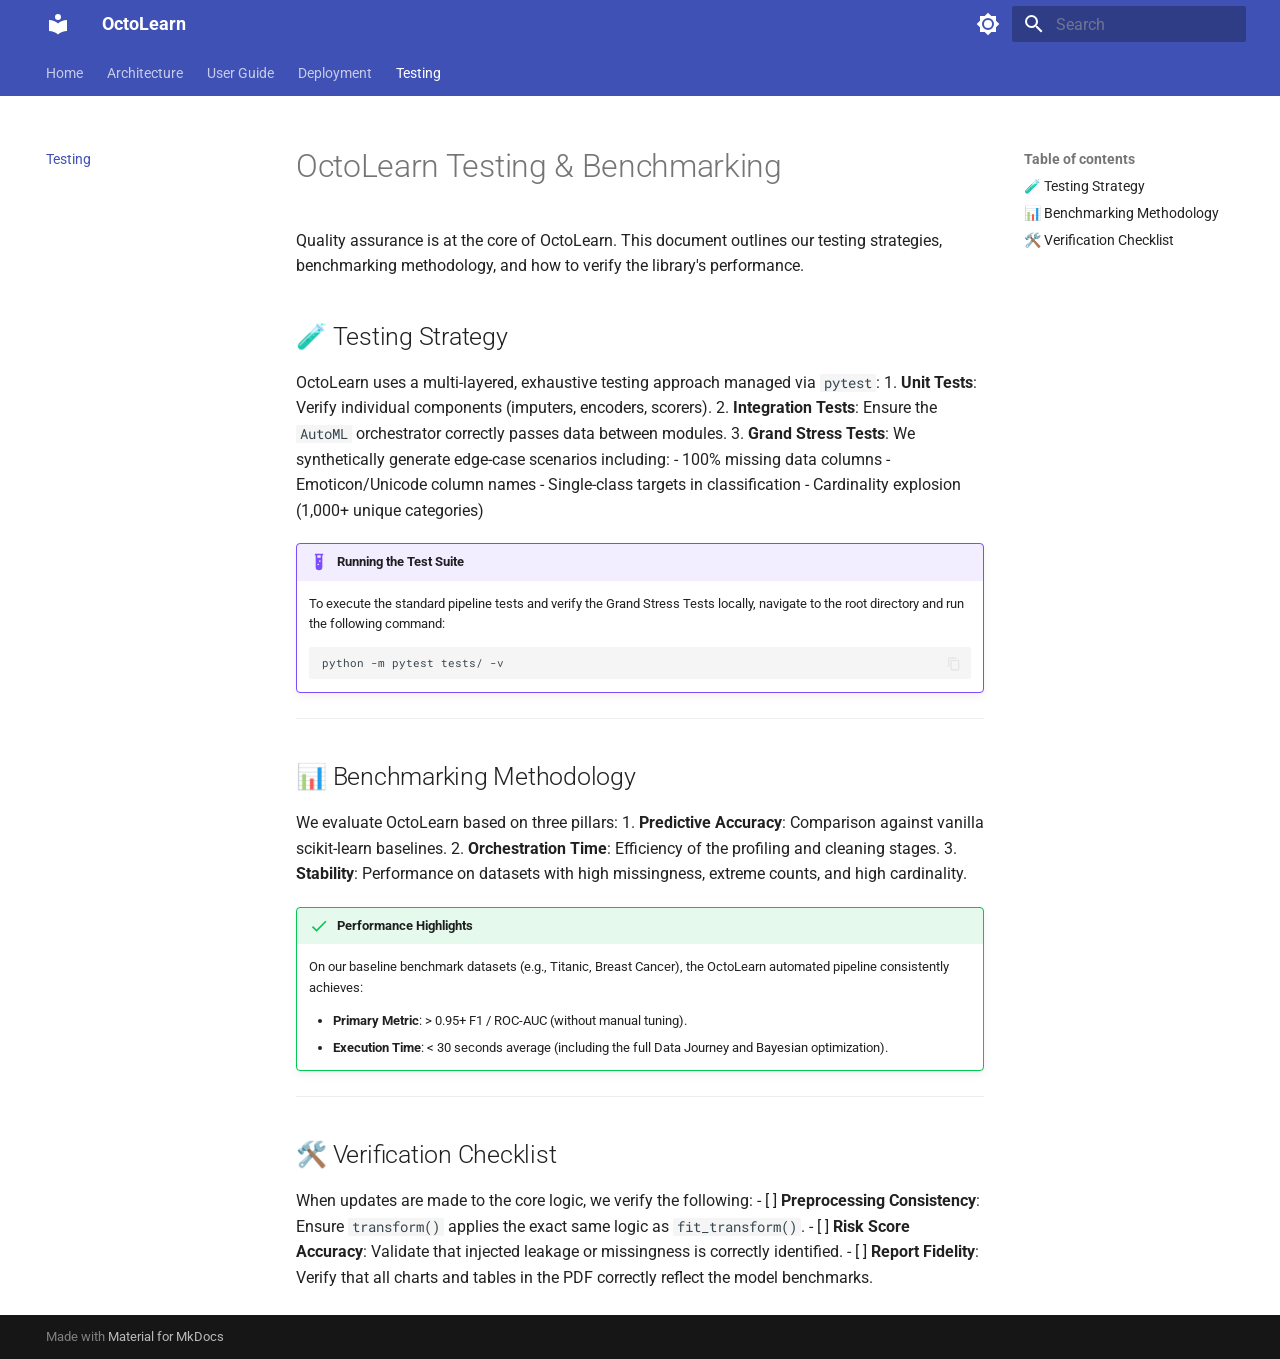
<file: testing/index.html>
<!doctype html>
<html lang="en" class="no-js">
  <head>
    
      <meta charset="utf-8">
      <meta name="viewport" content="width=device-width,initial-scale=1">
      
        <meta name="description" content="The Enterprise-Grade AutoML Orchestrator for Python.">
      
      
      
        <link rel="canonical" href="https://GhulamMuhammadNabeel.github.io/OctoLearn/testing/">
      
      
        <link rel="prev" href="../deployment/">
      
      
      
        
      
      
      <link rel="icon" href="../assets/images/favicon.png">
      <meta name="generator" content="mkdocs-1.6.1, mkdocs-material-9.7.2">
    
    
      
        <title>Testing - OctoLearn</title>
      
    
    
      <link rel="stylesheet" href="../assets/stylesheets/main.484c7ddc.min.css">
      
        
        <link rel="stylesheet" href="../assets/stylesheets/palette.ab4e12ef.min.css">
      
      


    
    
      
    
    
      
        
        
        <link rel="preconnect" href="https://fonts.gstatic.com" crossorigin>
        <link rel="stylesheet" href="https://fonts.googleapis.com/css?family=Roboto:300,300i,400,400i,700,700i%7CRoboto+Mono:400,400i,700,700i&display=fallback">
        <style>:root{--md-text-font:"Roboto";--md-code-font:"Roboto Mono"}</style>
      
    
    
      <link rel="stylesheet" href="../assets/_mkdocstrings.css">
    
    <script>__md_scope=new URL("..",location),__md_hash=e=>[...e].reduce(((e,_)=>(e<<5)-e+_.charCodeAt(0)),0),__md_get=(e,_=localStorage,t=__md_scope)=>JSON.parse(_.getItem(t.pathname+"."+e)),__md_set=(e,_,t=localStorage,a=__md_scope)=>{try{t.setItem(a.pathname+"."+e,JSON.stringify(_))}catch(e){}}</script>
    
      

    
    
  </head>
  
  
    
    
      
    
    
    
    
    <body dir="ltr" data-md-color-scheme="default" data-md-color-primary="indigo" data-md-color-accent="deep-purple">
  
    
    <input class="md-toggle" data-md-toggle="drawer" type="checkbox" id="__drawer" autocomplete="off">
    <input class="md-toggle" data-md-toggle="search" type="checkbox" id="__search" autocomplete="off">
    <label class="md-overlay" for="__drawer"></label>
    <div data-md-component="skip">
      
        
        <a href="#octolearn-testing-benchmarking" class="md-skip">
          Skip to content
        </a>
      
    </div>
    <div data-md-component="announce">
      
    </div>
    
    
      

<header class="md-header" data-md-component="header">
  <nav class="md-header__inner md-grid" aria-label="Header">
    <a href=".." title="OctoLearn" class="md-header__button md-logo" aria-label="OctoLearn" data-md-component="logo">
      
  
  <svg xmlns="http://www.w3.org/2000/svg" viewBox="0 0 24 24"><path d="M12 8a3 3 0 0 0 3-3 3 3 0 0 0-3-3 3 3 0 0 0-3 3 3 3 0 0 0 3 3m0 3.54C9.64 9.35 6.5 8 3 8v11c3.5 0 6.64 1.35 9 3.54 2.36-2.19 5.5-3.54 9-3.54V8c-3.5 0-6.64 1.35-9 3.54"/></svg>

    </a>
    <label class="md-header__button md-icon" for="__drawer">
      
      <svg xmlns="http://www.w3.org/2000/svg" viewBox="0 0 24 24"><path d="M3 6h18v2H3zm0 5h18v2H3zm0 5h18v2H3z"/></svg>
    </label>
    <div class="md-header__title" data-md-component="header-title">
      <div class="md-header__ellipsis">
        <div class="md-header__topic">
          <span class="md-ellipsis">
            OctoLearn
          </span>
        </div>
        <div class="md-header__topic" data-md-component="header-topic">
          <span class="md-ellipsis">
            
              Testing
            
          </span>
        </div>
      </div>
    </div>
    
      
        <form class="md-header__option" data-md-component="palette">
  
    
    
    
    <input class="md-option" data-md-color-media="" data-md-color-scheme="default" data-md-color-primary="indigo" data-md-color-accent="deep-purple"  aria-label="Switch to dark mode"  type="radio" name="__palette" id="__palette_0">
    
      <label class="md-header__button md-icon" title="Switch to dark mode" for="__palette_1" hidden>
        <svg xmlns="http://www.w3.org/2000/svg" viewBox="0 0 24 24"><path d="M12 8a4 4 0 0 0-4 4 4 4 0 0 0 4 4 4 4 0 0 0 4-4 4 4 0 0 0-4-4m0 10a6 6 0 0 1-6-6 6 6 0 0 1 6-6 6 6 0 0 1 6 6 6 6 0 0 1-6 6m8-9.31V4h-4.69L12 .69 8.69 4H4v4.69L.69 12 4 15.31V20h4.69L12 23.31 15.31 20H20v-4.69L23.31 12z"/></svg>
      </label>
    
  
    
    
    
    <input class="md-option" data-md-color-media="" data-md-color-scheme="slate" data-md-color-primary="indigo" data-md-color-accent="deep-purple"  aria-label="Switch to light mode"  type="radio" name="__palette" id="__palette_1">
    
      <label class="md-header__button md-icon" title="Switch to light mode" for="__palette_0" hidden>
        <svg xmlns="http://www.w3.org/2000/svg" viewBox="0 0 24 24"><path d="M12 18c-.89 0-1.74-.2-2.5-.55C11.56 16.5 13 14.42 13 12s-1.44-4.5-3.5-5.45C10.26 6.2 11.11 6 12 6a6 6 0 0 1 6 6 6 6 0 0 1-6 6m8-9.31V4h-4.69L12 .69 8.69 4H4v4.69L.69 12 4 15.31V20h4.69L12 23.31 15.31 20H20v-4.69L23.31 12z"/></svg>
      </label>
    
  
</form>
      
    
    
      <script>var palette=__md_get("__palette");if(palette&&palette.color){if("(prefers-color-scheme)"===palette.color.media){var media=matchMedia("(prefers-color-scheme: light)"),input=document.querySelector(media.matches?"[data-md-color-media='(prefers-color-scheme: light)']":"[data-md-color-media='(prefers-color-scheme: dark)']");palette.color.media=input.getAttribute("data-md-color-media"),palette.color.scheme=input.getAttribute("data-md-color-scheme"),palette.color.primary=input.getAttribute("data-md-color-primary"),palette.color.accent=input.getAttribute("data-md-color-accent")}for(var[key,value]of Object.entries(palette.color))document.body.setAttribute("data-md-color-"+key,value)}</script>
    
    
    
      
      
        <label class="md-header__button md-icon" for="__search">
          
          <svg xmlns="http://www.w3.org/2000/svg" viewBox="0 0 24 24"><path d="M9.5 3A6.5 6.5 0 0 1 16 9.5c0 1.61-.59 3.09-1.56 4.23l.27.27h.79l5 5-1.5 1.5-5-5v-.79l-.27-.27A6.52 6.52 0 0 1 9.5 16 6.5 6.5 0 0 1 3 9.5 6.5 6.5 0 0 1 9.5 3m0 2C7 5 5 7 5 9.5S7 14 9.5 14 14 12 14 9.5 12 5 9.5 5"/></svg>
        </label>
        <div class="md-search" data-md-component="search" role="dialog">
  <label class="md-search__overlay" for="__search"></label>
  <div class="md-search__inner" role="search">
    <form class="md-search__form" name="search">
      <input type="text" class="md-search__input" name="query" aria-label="Search" placeholder="Search" autocapitalize="off" autocorrect="off" autocomplete="off" spellcheck="false" data-md-component="search-query" required>
      <label class="md-search__icon md-icon" for="__search">
        
        <svg xmlns="http://www.w3.org/2000/svg" viewBox="0 0 24 24"><path d="M9.5 3A6.5 6.5 0 0 1 16 9.5c0 1.61-.59 3.09-1.56 4.23l.27.27h.79l5 5-1.5 1.5-5-5v-.79l-.27-.27A6.52 6.52 0 0 1 9.5 16 6.5 6.5 0 0 1 3 9.5 6.5 6.5 0 0 1 9.5 3m0 2C7 5 5 7 5 9.5S7 14 9.5 14 14 12 14 9.5 12 5 9.5 5"/></svg>
        
        <svg xmlns="http://www.w3.org/2000/svg" viewBox="0 0 24 24"><path d="M20 11v2H8l5.5 5.5-1.42 1.42L4.16 12l7.92-7.92L13.5 5.5 8 11z"/></svg>
      </label>
      <nav class="md-search__options" aria-label="Search">
        
        <button type="reset" class="md-search__icon md-icon" title="Clear" aria-label="Clear" tabindex="-1">
          
          <svg xmlns="http://www.w3.org/2000/svg" viewBox="0 0 24 24"><path d="M19 6.41 17.59 5 12 10.59 6.41 5 5 6.41 10.59 12 5 17.59 6.41 19 12 13.41 17.59 19 19 17.59 13.41 12z"/></svg>
        </button>
      </nav>
      
        <div class="md-search__suggest" data-md-component="search-suggest"></div>
      
    </form>
    <div class="md-search__output">
      <div class="md-search__scrollwrap" tabindex="0" data-md-scrollfix>
        <div class="md-search-result" data-md-component="search-result">
          <div class="md-search-result__meta">
            Initializing search
          </div>
          <ol class="md-search-result__list" role="presentation"></ol>
        </div>
      </div>
    </div>
  </div>
</div>
      
    
    
  </nav>
  
</header>
    
    <div class="md-container" data-md-component="container">
      
      
        
          
            
<nav class="md-tabs" aria-label="Tabs" data-md-component="tabs">
  <div class="md-grid">
    <ul class="md-tabs__list">
      
        
  
  
  
  
    <li class="md-tabs__item">
      <a href=".." class="md-tabs__link">
        
  
  
    
  
  Home

      </a>
    </li>
  

      
        
  
  
  
  
    <li class="md-tabs__item">
      <a href="../architecture/" class="md-tabs__link">
        
  
  
    
  
  Architecture

      </a>
    </li>
  

      
        
  
  
  
  
    <li class="md-tabs__item">
      <a href="../guide/" class="md-tabs__link">
        
  
  
    
  
  User Guide

      </a>
    </li>
  

      
        
  
  
  
  
    <li class="md-tabs__item">
      <a href="../deployment/" class="md-tabs__link">
        
  
  
    
  
  Deployment

      </a>
    </li>
  

      
        
  
  
  
    
  
  
    <li class="md-tabs__item md-tabs__item--active">
      <a href="./" class="md-tabs__link">
        
  
  
    
  
  Testing

      </a>
    </li>
  

      
    </ul>
  </div>
</nav>
          
        
      
      <main class="md-main" data-md-component="main">
        <div class="md-main__inner md-grid">
          
            
              
              <div class="md-sidebar md-sidebar--primary" data-md-component="sidebar" data-md-type="navigation" >
                <div class="md-sidebar__scrollwrap">
                  <div class="md-sidebar__inner">
                    


  


<nav class="md-nav md-nav--primary md-nav--lifted" aria-label="Navigation" data-md-level="0">
  <label class="md-nav__title" for="__drawer">
    <a href=".." title="OctoLearn" class="md-nav__button md-logo" aria-label="OctoLearn" data-md-component="logo">
      
  
  <svg xmlns="http://www.w3.org/2000/svg" viewBox="0 0 24 24"><path d="M12 8a3 3 0 0 0 3-3 3 3 0 0 0-3-3 3 3 0 0 0-3 3 3 3 0 0 0 3 3m0 3.54C9.64 9.35 6.5 8 3 8v11c3.5 0 6.64 1.35 9 3.54 2.36-2.19 5.5-3.54 9-3.54V8c-3.5 0-6.64 1.35-9 3.54"/></svg>

    </a>
    OctoLearn
  </label>
  
  <ul class="md-nav__list" data-md-scrollfix>
    
      
      
  
  
  
  
    <li class="md-nav__item">
      <a href=".." class="md-nav__link">
        
  
  
  <span class="md-ellipsis">
    
  
    Home
  

    
  </span>
  
  

      </a>
    </li>
  

    
      
      
  
  
  
  
    <li class="md-nav__item">
      <a href="../architecture/" class="md-nav__link">
        
  
  
  <span class="md-ellipsis">
    
  
    Architecture
  

    
  </span>
  
  

      </a>
    </li>
  

    
      
      
  
  
  
  
    <li class="md-nav__item">
      <a href="../guide/" class="md-nav__link">
        
  
  
  <span class="md-ellipsis">
    
  
    User Guide
  

    
  </span>
  
  

      </a>
    </li>
  

    
      
      
  
  
  
  
    <li class="md-nav__item">
      <a href="../deployment/" class="md-nav__link">
        
  
  
  <span class="md-ellipsis">
    
  
    Deployment
  

    
  </span>
  
  

      </a>
    </li>
  

    
      
      
  
  
    
  
  
  
    <li class="md-nav__item md-nav__item--active">
      
      <input class="md-nav__toggle md-toggle" type="checkbox" id="__toc">
      
      
        
      
      
        <label class="md-nav__link md-nav__link--active" for="__toc">
          
  
  
  <span class="md-ellipsis">
    
  
    Testing
  

    
  </span>
  
  

          <span class="md-nav__icon md-icon"></span>
        </label>
      
      <a href="./" class="md-nav__link md-nav__link--active">
        
  
  
  <span class="md-ellipsis">
    
  
    Testing
  

    
  </span>
  
  

      </a>
      
        

<nav class="md-nav md-nav--secondary" aria-label="Table of contents">
  
  
  
    
  
  
    <label class="md-nav__title" for="__toc">
      <span class="md-nav__icon md-icon"></span>
      Table of contents
    </label>
    <ul class="md-nav__list" data-md-component="toc" data-md-scrollfix>
      
        <li class="md-nav__item">
  <a href="#testing-strategy" class="md-nav__link">
    <span class="md-ellipsis">
      
        🧪 Testing Strategy
      
    </span>
  </a>
  
</li>
      
        <li class="md-nav__item">
  <a href="#benchmarking-methodology" class="md-nav__link">
    <span class="md-ellipsis">
      
        📊 Benchmarking Methodology
      
    </span>
  </a>
  
</li>
      
        <li class="md-nav__item">
  <a href="#verification-checklist" class="md-nav__link">
    <span class="md-ellipsis">
      
        🛠️ Verification Checklist
      
    </span>
  </a>
  
</li>
      
    </ul>
  
</nav>
      
    </li>
  

    
  </ul>
</nav>
                  </div>
                </div>
              </div>
            
            
              
              <div class="md-sidebar md-sidebar--secondary" data-md-component="sidebar" data-md-type="toc" >
                <div class="md-sidebar__scrollwrap">
                  <div class="md-sidebar__inner">
                    

<nav class="md-nav md-nav--secondary" aria-label="Table of contents">
  
  
  
    
  
  
    <label class="md-nav__title" for="__toc">
      <span class="md-nav__icon md-icon"></span>
      Table of contents
    </label>
    <ul class="md-nav__list" data-md-component="toc" data-md-scrollfix>
      
        <li class="md-nav__item">
  <a href="#testing-strategy" class="md-nav__link">
    <span class="md-ellipsis">
      
        🧪 Testing Strategy
      
    </span>
  </a>
  
</li>
      
        <li class="md-nav__item">
  <a href="#benchmarking-methodology" class="md-nav__link">
    <span class="md-ellipsis">
      
        📊 Benchmarking Methodology
      
    </span>
  </a>
  
</li>
      
        <li class="md-nav__item">
  <a href="#verification-checklist" class="md-nav__link">
    <span class="md-ellipsis">
      
        🛠️ Verification Checklist
      
    </span>
  </a>
  
</li>
      
    </ul>
  
</nav>
                  </div>
                </div>
              </div>
            
          
          
            <div class="md-content" data-md-component="content">
              
              <article class="md-content__inner md-typeset">
                
                  



<h1 id="octolearn-testing-benchmarking">OctoLearn Testing &amp; Benchmarking</h1>
<p>Quality assurance is at the core of OctoLearn. This document outlines our testing strategies, benchmarking methodology, and how to verify the library's performance.</p>
<h2 id="testing-strategy">🧪 Testing Strategy</h2>
<p>OctoLearn uses a multi-layered, exhaustive testing approach managed via <code>pytest</code>:
1.  <strong>Unit Tests</strong>: Verify individual components (imputers, encoders, scorers).
2.  <strong>Integration Tests</strong>: Ensure the <code>AutoML</code> orchestrator correctly passes data between modules.
3.  <strong>Grand Stress Tests</strong>: We synthetically generate edge-case scenarios including:
    - 100% missing data columns
    - Emoticon/Unicode column names
    - Single-class targets in classification
    - Cardinality explosion (1,000+ unique categories)</p>
<div class="admonition example">
<p class="admonition-title">Running the Test Suite</p>
<p>To execute the standard pipeline tests and verify the Grand Stress Tests locally, navigate to the root directory and run the following command:</p>
<div class="highlight"><pre><span></span><code><a id="__codelineno-0-1" name="__codelineno-0-1" href="#__codelineno-0-1"></a>python<span class="w"> </span>-m<span class="w"> </span>pytest<span class="w"> </span>tests/<span class="w"> </span>-v
</code></pre></div>
</div>
<hr />
<h2 id="benchmarking-methodology">📊 Benchmarking Methodology</h2>
<p>We evaluate OctoLearn based on three pillars:
1.  <strong>Predictive Accuracy</strong>: Comparison against vanilla scikit-learn baselines.
2.  <strong>Orchestration Time</strong>: Efficiency of the profiling and cleaning stages.
3.  <strong>Stability</strong>: Performance on datasets with high missingness, extreme counts, and high cardinality.</p>
<div class="admonition success">
<p class="admonition-title">Performance Highlights</p>
<p>On our baseline benchmark datasets (e.g., Titanic, Breast Cancer), the OctoLearn automated pipeline consistently achieves:</p>
<ul>
<li><strong>Primary Metric</strong>: &gt; 0.95+ F1 / ROC-AUC (without manual tuning).</li>
<li><strong>Execution Time</strong>: &lt; 30 seconds average (including the full Data Journey and Bayesian optimization).</li>
</ul>
</div>
<hr />
<h2 id="verification-checklist">🛠️ Verification Checklist</h2>
<p>When updates are made to the core logic, we verify the following:
- [ ] <strong>Preprocessing Consistency</strong>: Ensure <code>transform()</code> applies the exact same logic as <code>fit_transform()</code>.
- [ ] <strong>Risk Score Accuracy</strong>: Validate that injected leakage or missingness is correctly identified.
- [ ] <strong>Report Fidelity</strong>: Verify that all charts and tables in the PDF correctly reflect the model benchmarks.</p>












                
              </article>
            </div>
          
          
  <script>var tabs=__md_get("__tabs");if(Array.isArray(tabs))e:for(var set of document.querySelectorAll(".tabbed-set")){var labels=set.querySelector(".tabbed-labels");for(var tab of tabs)for(var label of labels.getElementsByTagName("label"))if(label.innerText.trim()===tab){var input=document.getElementById(label.htmlFor);input.checked=!0;continue e}}</script>

<script>var target=document.getElementById(location.hash.slice(1));target&&target.name&&(target.checked=target.name.startsWith("__tabbed_"))</script>
        </div>
        
          <button type="button" class="md-top md-icon" data-md-component="top" hidden>
  
  <svg xmlns="http://www.w3.org/2000/svg" viewBox="0 0 24 24"><path d="M13 20h-2V8l-5.5 5.5-1.42-1.42L12 4.16l7.92 7.92-1.42 1.42L13 8z"/></svg>
  Back to top
</button>
        
      </main>
      
        <footer class="md-footer">
  
  <div class="md-footer-meta md-typeset">
    <div class="md-footer-meta__inner md-grid">
      <div class="md-copyright">
  
  
    Made with
    <a href="https://squidfunk.github.io/mkdocs-material/" target="_blank" rel="noopener">
      Material for MkDocs
    </a>
  
</div>
      
    </div>
  </div>
</footer>
      
    </div>
    <div class="md-dialog" data-md-component="dialog">
      <div class="md-dialog__inner md-typeset"></div>
    </div>
    
    
    
      
      
      <script id="__config" type="application/json">{"annotate": null, "base": "..", "features": ["navigation.tabs", "navigation.sections", "navigation.top", "search.suggest", "search.highlight", "content.code.copy", "content.tabs.link"], "search": "../assets/javascripts/workers/search.2c215733.min.js", "tags": null, "translations": {"clipboard.copied": "Copied to clipboard", "clipboard.copy": "Copy to clipboard", "search.result.more.one": "1 more on this page", "search.result.more.other": "# more on this page", "search.result.none": "No matching documents", "search.result.one": "1 matching document", "search.result.other": "# matching documents", "search.result.placeholder": "Type to start searching", "search.result.term.missing": "Missing", "select.version": "Select version"}, "version": null}</script>
    
    
      <script src="../assets/javascripts/bundle.79ae519e.min.js"></script>
      
    
  </body>
</html>
</file>
<file: assets/_mkdocstrings.css>
/* Avoid breaking parameter names, etc. in table cells. */
.doc-contents td code {
  word-break: normal !important;
}

/* No line break before first paragraph of descriptions. */
.doc-md-description,
.doc-md-description>p:first-child {
  display: inline;
}

/* No text transformation from Material for MkDocs for H5 headings. */
.md-typeset h5 .doc-object-name {
  text-transform: none;
}

/* Max width for docstring sections tables. */
.doc .md-typeset__table,
.doc .md-typeset__table table {
  display: table !important;
  width: 100%;
}

.doc .md-typeset__table tr {
  display: table-row;
}

/* Defaults in Spacy table style. */
.doc-param-default,
.doc-type_param-default {
  float: right;
}

/* Parameter headings must be inline, not blocks. */
.doc-heading-parameter,
.doc-heading-type_parameter {
  display: inline;
}

/* Default font size for parameter headings. */
.md-typeset .doc-heading-parameter {
  font-size: inherit;
}

/* Prefer space on the right, not the left of parameter permalinks. */
.doc-heading-parameter .headerlink,
.doc-heading-type_parameter .headerlink {
  margin-left: 0 !important;
  margin-right: 0.2rem;
}

/* Backward-compatibility: docstring section titles in bold. */
.doc-section-title {
  font-weight: bold;
}

/* Backlinks crumb separator. */
.doc-backlink-crumb {
  display: inline-flex;
  gap: .2rem;
  white-space: nowrap;
  align-items: center;
  vertical-align: middle;
}
.doc-backlink-crumb:not(:first-child)::before {
  background-color: var(--md-default-fg-color--lighter);
  content: "";
  display: inline;
  height: 1rem;
  --md-path-icon: url('data:image/svg+xml;charset=utf-8,<svg xmlns="http://www.w3.org/2000/svg" viewBox="0 0 24 24"><path d="M8.59 16.58 13.17 12 8.59 7.41 10 6l6 6-6 6z"/></svg>');
  -webkit-mask-image: var(--md-path-icon);
  mask-image: var(--md-path-icon);
  width: 1rem;
}
.doc-backlink-crumb.last {
  font-weight: bold;
}

/* Symbols in Navigation and ToC. */
:root, :host,
[data-md-color-scheme="default"] {
  --doc-symbol-parameter-fg-color: #df50af;
  --doc-symbol-type_parameter-fg-color: #df50af;
  --doc-symbol-attribute-fg-color: #953800;
  --doc-symbol-function-fg-color: #8250df;
  --doc-symbol-method-fg-color: #8250df;
  --doc-symbol-class-fg-color: #0550ae;
  --doc-symbol-type_alias-fg-color: #0550ae;
  --doc-symbol-module-fg-color: #5cad0f;

  --doc-symbol-parameter-bg-color: #df50af1a;
  --doc-symbol-type_parameter-bg-color: #df50af1a;
  --doc-symbol-attribute-bg-color: #9538001a;
  --doc-symbol-function-bg-color: #8250df1a;
  --doc-symbol-method-bg-color: #8250df1a;
  --doc-symbol-class-bg-color: #0550ae1a;
  --doc-symbol-type_alias-bg-color: #0550ae1a;
  --doc-symbol-module-bg-color: #5cad0f1a;
}

[data-md-color-scheme="slate"] {
  --doc-symbol-parameter-fg-color: #ffa8cc;
  --doc-symbol-type_parameter-fg-color: #ffa8cc;
  --doc-symbol-attribute-fg-color: #ffa657;
  --doc-symbol-function-fg-color: #d2a8ff;
  --doc-symbol-method-fg-color: #d2a8ff;
  --doc-symbol-class-fg-color: #79c0ff;
  --doc-symbol-type_alias-fg-color: #79c0ff;
  --doc-symbol-module-fg-color: #baff79;

  --doc-symbol-parameter-bg-color: #ffa8cc1a;
  --doc-symbol-type_parameter-bg-color: #ffa8cc1a;
  --doc-symbol-attribute-bg-color: #ffa6571a;
  --doc-symbol-function-bg-color: #d2a8ff1a;
  --doc-symbol-method-bg-color: #d2a8ff1a;
  --doc-symbol-class-bg-color: #79c0ff1a;
  --doc-symbol-type_alias-bg-color: #79c0ff1a;
  --doc-symbol-module-bg-color: #baff791a;
}

code.doc-symbol {
  border-radius: .1rem;
  font-size: .85em;
  padding: 0 .3em;
  font-weight: bold;
}

code.doc-symbol-parameter,
a code.doc-symbol-parameter {
  color: var(--doc-symbol-parameter-fg-color);
  background-color: var(--doc-symbol-parameter-bg-color);
}

code.doc-symbol-parameter::after {
  content: "param";
}

code.doc-symbol-type_parameter,
a code.doc-symbol-type_parameter {
  color: var(--doc-symbol-type_parameter-fg-color);
  background-color: var(--doc-symbol-type_parameter-bg-color);
}

code.doc-symbol-type_parameter::after {
  content: "type-param";
}

code.doc-symbol-attribute,
a code.doc-symbol-attribute {
  color: var(--doc-symbol-attribute-fg-color);
  background-color: var(--doc-symbol-attribute-bg-color);
}

code.doc-symbol-attribute::after {
  content: "attr";
}

code.doc-symbol-function,
a code.doc-symbol-function {
  color: var(--doc-symbol-function-fg-color);
  background-color: var(--doc-symbol-function-bg-color);
}

code.doc-symbol-function::after {
  content: "func";
}

code.doc-symbol-method,
a code.doc-symbol-method {
  color: var(--doc-symbol-method-fg-color);
  background-color: var(--doc-symbol-method-bg-color);
}

code.doc-symbol-method::after {
  content: "meth";
}

code.doc-symbol-class,
a code.doc-symbol-class {
  color: var(--doc-symbol-class-fg-color);
  background-color: var(--doc-symbol-class-bg-color);
}

code.doc-symbol-class::after {
  content: "class";
}


code.doc-symbol-type_alias,
a code.doc-symbol-type_alias {
  color: var(--doc-symbol-type_alias-fg-color);
  background-color: var(--doc-symbol-type_alias-bg-color);
}

code.doc-symbol-type_alias::after {
  content: "type";
}

code.doc-symbol-module,
a code.doc-symbol-module {
  color: var(--doc-symbol-module-fg-color);
  background-color: var(--doc-symbol-module-bg-color);
}

code.doc-symbol-module::after {
  content: "mod";
}

.doc-signature .autorefs {
  color: inherit;
  border-bottom: 1px dotted currentcolor;
}

/* Source code blocks (admonitions). */
:root {
  --md-admonition-icon--mkdocstrings-source: url('data:image/svg+xml;charset=utf-8,<svg xmlns="http://www.w3.org/2000/svg" viewBox="0 0 24 24"><path d="M15.22 4.97a.75.75 0 0 1 1.06 0l6.5 6.5a.75.75 0 0 1 0 1.06l-6.5 6.5a.749.749 0 0 1-1.275-.326.75.75 0 0 1 .215-.734L21.19 12l-5.97-5.97a.75.75 0 0 1 0-1.06m-6.44 0a.75.75 0 0 1 0 1.06L2.81 12l5.97 5.97a.749.749 0 0 1-.326 1.275.75.75 0 0 1-.734-.215l-6.5-6.5a.75.75 0 0 1 0-1.06l6.5-6.5a.75.75 0 0 1 1.06 0"/></svg>')
}
.md-typeset .admonition.mkdocstrings-source,
.md-typeset details.mkdocstrings-source {
  border: none;
  padding: 0;
}
.md-typeset .admonition.mkdocstrings-source:focus-within,
.md-typeset details.mkdocstrings-source:focus-within {
  box-shadow: none;
}
.md-typeset .mkdocstrings-source > .admonition-title,
.md-typeset .mkdocstrings-source > summary {
  background-color: inherit;
}
.md-typeset .mkdocstrings-source > .admonition-title::before,
.md-typeset .mkdocstrings-source > summary::before {
  background-color: var(--md-default-fg-color);
  -webkit-mask-image: var(--md-admonition-icon--mkdocstrings-source);
          mask-image: var(--md-admonition-icon--mkdocstrings-source);
}
</file>
<file: assets/stylesheets/main.484c7ddc.min.css>
@charset "UTF-8";html{-webkit-text-size-adjust:none;-moz-text-size-adjust:none;text-size-adjust:none;box-sizing:border-box}*,:after,:before{box-sizing:inherit}@media (prefers-reduced-motion){*,:after,:before{transition:none!important}}body{margin:0}a,button,input,label{-webkit-tap-highlight-color:transparent}a{color:inherit;text-decoration:none}hr{border:0;box-sizing:initial;display:block;height:.05rem;overflow:visible;padding:0}small{font-size:80%}sub,sup{line-height:1em}img{border-style:none}table{border-collapse:initial;border-spacing:0}td,th{font-weight:400;vertical-align:top}button{background:#0000;border:0;font-family:inherit;font-size:inherit;margin:0;padding:0}input{border:0;outline:none}:root{--md-primary-fg-color:#4051b5;--md-primary-fg-color--light:#5d6cc0;--md-primary-fg-color--dark:#303fa1;--md-primary-bg-color:#fff;--md-primary-bg-color--light:#ffffffb3;--md-accent-fg-color:#526cfe;--md-accent-fg-color--transparent:#526cfe1a;--md-accent-bg-color:#fff;--md-accent-bg-color--light:#ffffffb3}[data-md-color-scheme=default]{color-scheme:light}[data-md-color-scheme=default] img[src$="#gh-dark-mode-only"],[data-md-color-scheme=default] img[src$="#only-dark"]{display:none}:root,[data-md-color-scheme=default]{--md-hue:225deg;--md-default-fg-color:#000000de;--md-default-fg-color--light:#0000008a;--md-default-fg-color--lighter:#00000052;--md-default-fg-color--lightest:#00000012;--md-default-bg-color:#fff;--md-default-bg-color--light:#ffffffb3;--md-default-bg-color--lighter:#ffffff4d;--md-default-bg-color--lightest:#ffffff1f;--md-code-fg-color:#36464e;--md-code-bg-color:#f5f5f5;--md-code-bg-color--light:#f5f5f5b3;--md-code-bg-color--lighter:#f5f5f54d;--md-code-hl-color:#4287ff;--md-code-hl-color--light:#4287ff1a;--md-code-hl-number-color:#d52a2a;--md-code-hl-special-color:#db1457;--md-code-hl-function-color:#a846b9;--md-code-hl-constant-color:#6e59d9;--md-code-hl-keyword-color:#3f6ec6;--md-code-hl-string-color:#1c7d4d;--md-code-hl-name-color:var(--md-code-fg-color);--md-code-hl-operator-color:var(--md-default-fg-color--light);--md-code-hl-punctuation-color:var(--md-default-fg-color--light);--md-code-hl-comment-color:var(--md-default-fg-color--light);--md-code-hl-generic-color:var(--md-default-fg-color--light);--md-code-hl-variable-color:var(--md-default-fg-color--light);--md-typeset-color:var(--md-default-fg-color);--md-typeset-a-color:var(--md-primary-fg-color);--md-typeset-del-color:#f5503d26;--md-typeset-ins-color:#0bd57026;--md-typeset-kbd-color:#fafafa;--md-typeset-kbd-accent-color:#fff;--md-typeset-kbd-border-color:#b8b8b8;--md-typeset-mark-color:#ffff0080;--md-typeset-table-color:#0000001f;--md-typeset-table-color--light:rgba(0,0,0,.035);--md-admonition-fg-color:var(--md-default-fg-color);--md-admonition-bg-color:var(--md-default-bg-color);--md-warning-fg-color:#000000de;--md-warning-bg-color:#ff9;--md-footer-fg-color:#fff;--md-footer-fg-color--light:#ffffffb3;--md-footer-fg-color--lighter:#ffffff73;--md-footer-bg-color:#000000de;--md-footer-bg-color--dark:#00000052;--md-shadow-z1:0 0.2rem 0.5rem #0000000d,0 0 0.05rem #0000001a;--md-shadow-z2:0 0.2rem 0.5rem #0000001a,0 0 0.05rem #00000040;--md-shadow-z3:0 0.2rem 0.5rem #0003,0 0 0.05rem #00000059}.md-icon svg{fill:currentcolor;display:block;height:1.2rem;width:1.2rem}body{-webkit-font-smoothing:antialiased;-moz-osx-font-smoothing:grayscale;--md-text-font-family:var(--md-text-font,_),-apple-system,BlinkMacSystemFont,Helvetica,Arial,sans-serif;--md-code-font-family:var(--md-code-font,_),SFMono-Regular,Consolas,Menlo,monospace}aside,body,input{font-feature-settings:"kern","liga";color:var(--md-typeset-color);font-family:var(--md-text-font-family)}code,kbd,pre{font-feature-settings:"kern";font-family:var(--md-code-font-family)}:root{--md-typeset-table-sort-icon:url('data:image/svg+xml;charset=utf-8,<svg xmlns="http://www.w3.org/2000/svg" viewBox="0 0 24 24"><path d="m18 21-4-4h3V7h-3l4-4 4 4h-3v10h3M2 19v-2h10v2M2 13v-2h7v2M2 7V5h4v2z"/></svg>');--md-typeset-table-sort-icon--asc:url('data:image/svg+xml;charset=utf-8,<svg xmlns="http://www.w3.org/2000/svg" viewBox="0 0 24 24"><path d="M19 17h3l-4 4-4-4h3V3h2M2 17h10v2H2M6 5v2H2V5m0 6h7v2H2z"/></svg>');--md-typeset-table-sort-icon--desc:url('data:image/svg+xml;charset=utf-8,<svg xmlns="http://www.w3.org/2000/svg" viewBox="0 0 24 24"><path d="M19 7h3l-4-4-4 4h3v14h2M2 17h10v2H2M6 5v2H2V5m0 6h7v2H2z"/></svg>')}.md-typeset{-webkit-print-color-adjust:exact;color-adjust:exact;font-size:.8rem;line-height:1.6;overflow-wrap:break-word}@media print{.md-typeset{font-size:.68rem}}.md-typeset blockquote,.md-typeset dl,.md-typeset figure,.md-typeset ol,.md-typeset pre,.md-typeset ul{margin-bottom:1em;margin-top:1em}.md-typeset h1{color:var(--md-default-fg-color--light);font-size:2em;line-height:1.3;margin:0 0 1.25em}.md-typeset h1,.md-typeset h2{font-weight:300;letter-spacing:-.01em}.md-typeset h2{font-size:1.5625em;line-height:1.4;margin:1.6em 0 .64em}.md-typeset h3{font-size:1.25em;font-weight:400;letter-spacing:-.01em;line-height:1.5;margin:1.6em 0 .8em}.md-typeset h2+h3{margin-top:.8em}.md-typeset h4{font-weight:700;letter-spacing:-.01em;margin:1em 0}.md-typeset h5,.md-typeset h6{color:var(--md-default-fg-color--light);font-size:.8em;font-weight:700;letter-spacing:-.01em;margin:1.25em 0}.md-typeset h5{text-transform:uppercase}.md-typeset h5 code{text-transform:none}.md-typeset hr{border-bottom:.05rem solid var(--md-default-fg-color--lightest);display:flow-root;margin:1.5em 0}.md-typeset a{color:var(--md-typeset-a-color);word-break:break-word}.md-typeset a,.md-typeset a:before{transition:color 125ms}.md-typeset a:focus,.md-typeset a:hover{color:var(--md-accent-fg-color)}.md-typeset a:focus code,.md-typeset a:hover code{background-color:var(--md-accent-fg-color--transparent);color:var(--md-accent-fg-color)}.md-typeset a code{color:var(--md-typeset-a-color)}.md-typeset a.focus-visible{outline-color:var(--md-accent-fg-color);outline-offset:.2rem}.md-typeset code,.md-typeset kbd,.md-typeset pre{color:var(--md-code-fg-color);direction:ltr;font-variant-ligatures:none;transition:background-color 125ms}@media print{.md-typeset code,.md-typeset kbd,.md-typeset pre{white-space:pre-wrap}}.md-typeset code{background-color:var(--md-code-bg-color);border-radius:.1rem;-webkit-box-decoration-break:clone;box-decoration-break:clone;font-size:.85em;padding:0 .2941176471em;transition:color 125ms,background-color 125ms;word-break:break-word}.md-typeset code:not(.focus-visible){-webkit-tap-highlight-color:transparent;outline:none}.md-typeset pre{display:flow-root;line-height:1.4;position:relative}.md-typeset pre>code{-webkit-box-decoration-break:slice;box-decoration-break:slice;box-shadow:none;display:block;margin:0;outline-color:var(--md-accent-fg-color);overflow:auto;padding:.7720588235em 1.1764705882em;scrollbar-color:var(--md-default-fg-color--lighter) #0000;scrollbar-width:thin;touch-action:auto;word-break:normal}.md-typeset pre>code:hover{scrollbar-color:var(--md-accent-fg-color) #0000}.md-typeset pre>code::-webkit-scrollbar{height:.2rem;width:.2rem}.md-typeset pre>code::-webkit-scrollbar-thumb{background-color:var(--md-default-fg-color--lighter)}.md-typeset pre>code::-webkit-scrollbar-thumb:hover{background-color:var(--md-accent-fg-color)}.md-typeset kbd{background-color:var(--md-typeset-kbd-color);border-radius:.1rem;box-shadow:0 .1rem 0 .05rem var(--md-typeset-kbd-border-color),0 .1rem 0 var(--md-typeset-kbd-border-color),0 -.1rem .2rem var(--md-typeset-kbd-accent-color) inset;color:var(--md-default-fg-color);display:inline-block;font-size:.75em;padding:0 .6666666667em;vertical-align:text-top;word-break:break-word}.md-typeset mark{background-color:var(--md-typeset-mark-color);-webkit-box-decoration-break:clone;box-decoration-break:clone;color:inherit;word-break:break-word}.md-typeset abbr{cursor:help;text-decoration:none}.md-typeset [data-preview],.md-typeset abbr{border-bottom:.05rem dotted var(--md-default-fg-color--light)}.md-typeset small{opacity:.75}[dir=ltr] .md-typeset sub,[dir=ltr] .md-typeset sup{margin-left:.078125em}[dir=rtl] .md-typeset sub,[dir=rtl] .md-typeset sup{margin-right:.078125em}[dir=ltr] .md-typeset blockquote{padding-left:.6rem}[dir=rtl] .md-typeset blockquote{padding-right:.6rem}[dir=ltr] .md-typeset blockquote{border-left:.2rem solid var(--md-default-fg-color--lighter)}[dir=rtl] .md-typeset blockquote{border-right:.2rem solid var(--md-default-fg-color--lighter)}.md-typeset blockquote{color:var(--md-default-fg-color--light);margin-left:0;margin-right:0}.md-typeset ul{list-style-type:disc}.md-typeset ul[type]{list-style-type:revert-layer}[dir=ltr] .md-typeset ol,[dir=ltr] .md-typeset ul{margin-left:.625em}[dir=rtl] .md-typeset ol,[dir=rtl] .md-typeset ul{margin-right:.625em}.md-typeset ol,.md-typeset ul{padding:0}.md-typeset ol:not([hidden]),.md-typeset ul:not([hidden]){display:flow-root}.md-typeset ol ol,.md-typeset ul ol{list-style-type:lower-alpha}.md-typeset ol ol ol,.md-typeset ul ol ol{list-style-type:lower-roman}.md-typeset ol ol ol ol,.md-typeset ul ol ol ol{list-style-type:upper-alpha}.md-typeset ol ol ol ol ol,.md-typeset ul ol ol ol ol{list-style-type:upper-roman}.md-typeset ol[type],.md-typeset ul[type]{list-style-type:revert-layer}[dir=ltr] .md-typeset ol li,[dir=ltr] .md-typeset ul li{margin-left:1.25em}[dir=rtl] .md-typeset ol li,[dir=rtl] .md-typeset ul li{margin-right:1.25em}.md-typeset ol li,.md-typeset ul li{margin-bottom:.5em}.md-typeset ol li blockquote,.md-typeset ol li p,.md-typeset ul li blockquote,.md-typeset ul li p{margin:.5em 0}.md-typeset ol li:last-child,.md-typeset ul li:last-child{margin-bottom:0}[dir=ltr] .md-typeset ol li ol,[dir=ltr] .md-typeset ol li ul,[dir=ltr] .md-typeset ul li ol,[dir=ltr] .md-typeset ul li ul{margin-left:.625em}[dir=rtl] .md-typeset ol li ol,[dir=rtl] .md-typeset ol li ul,[dir=rtl] .md-typeset ul li ol,[dir=rtl] .md-typeset ul li ul{margin-right:.625em}.md-typeset ol li ol,.md-typeset ol li ul,.md-typeset ul li ol,.md-typeset ul li ul{margin-bottom:.5em;margin-top:.5em}[dir=ltr] .md-typeset dd{margin-left:1.875em}[dir=rtl] .md-typeset dd{margin-right:1.875em}.md-typeset dd{margin-bottom:1.5em;margin-top:1em}.md-typeset img,.md-typeset svg,.md-typeset video{height:auto;max-width:100%}.md-typeset img[align=left]{margin:1em 1em 1em 0}.md-typeset img[align=right]{margin:1em 0 1em 1em}.md-typeset img[align]:only-child{margin-top:0}.md-typeset figure{display:flow-root;margin:1em auto;max-width:100%;text-align:center;width:fit-content}.md-typeset figure img{display:block;margin:0 auto}.md-typeset figcaption{font-style:italic;margin:1em auto;max-width:24rem}.md-typeset iframe{max-width:100%}.md-typeset table:not([class]){background-color:var(--md-default-bg-color);border:.05rem solid var(--md-typeset-table-color);border-radius:.1rem;display:inline-block;font-size:.64rem;max-width:100%;overflow:auto;touch-action:auto}@media print{.md-typeset table:not([class]){display:table}}.md-typeset table:not([class])+*{margin-top:1.5em}.md-typeset table:not([class]) td>:first-child,.md-typeset table:not([class]) th>:first-child{margin-top:0}.md-typeset table:not([class]) td>:last-child,.md-typeset table:not([class]) th>:last-child{margin-bottom:0}.md-typeset table:not([class]) td:not([align]),.md-typeset table:not([class]) th:not([align]){text-align:left}[dir=rtl] .md-typeset table:not([class]) td:not([align]),[dir=rtl] .md-typeset table:not([class]) th:not([align]){text-align:right}.md-typeset table:not([class]) th{font-weight:700;min-width:5rem;padding:.9375em 1.25em;vertical-align:top}.md-typeset table:not([class]) td{border-top:.05rem solid var(--md-typeset-table-color);padding:.9375em 1.25em;vertical-align:top}.md-typeset table:not([class]) tbody tr{transition:background-color 125ms}.md-typeset table:not([class]) tbody tr:hover{background-color:var(--md-typeset-table-color--light);box-shadow:0 .05rem 0 var(--md-default-bg-color) inset}.md-typeset table:not([class]) a{word-break:normal}.md-typeset table th[role=columnheader]{cursor:pointer}[dir=ltr] .md-typeset table th[role=columnheader]:after{margin-left:.5em}[dir=rtl] .md-typeset table th[role=columnheader]:after{margin-right:.5em}.md-typeset table th[role=columnheader]:after{content:"";display:inline-block;height:1.2em;-webkit-mask-image:var(--md-typeset-table-sort-icon);mask-image:var(--md-typeset-table-sort-icon);-webkit-mask-repeat:no-repeat;mask-repeat:no-repeat;-webkit-mask-size:contain;mask-size:contain;transition:background-color 125ms;vertical-align:text-bottom;width:1.2em}.md-typeset table th[role=columnheader]:hover:after{background-color:var(--md-default-fg-color--lighter)}.md-typeset table th[role=columnheader][aria-sort=ascending]:after{background-color:var(--md-default-fg-color--light);-webkit-mask-image:var(--md-typeset-table-sort-icon--asc);mask-image:var(--md-typeset-table-sort-icon--asc)}.md-typeset table th[role=columnheader][aria-sort=descending]:after{background-color:var(--md-default-fg-color--light);-webkit-mask-image:var(--md-typeset-table-sort-icon--desc);mask-image:var(--md-typeset-table-sort-icon--desc)}.md-typeset__scrollwrap{margin:1em -.8rem;overflow-x:auto;touch-action:auto}.md-typeset__table{display:inline-block;margin-bottom:.5em;padding:0 .8rem}@media print{.md-typeset__table{display:block}}html .md-typeset__table table{display:table;margin:0;overflow:hidden;width:100%}@media screen and (max-width:44.984375em){.md-content__inner>pre{margin:1em -.8rem}.md-content__inner>pre code{border-radius:0}}.md-typeset .md-author{border-radius:100%;display:block;flex-shrink:0;height:1.6rem;overflow:hidden;position:relative;transition:color 125ms,transform 125ms;width:1.6rem}.md-typeset .md-author img{display:block}.md-typeset .md-author--more{background:var(--md-default-fg-color--lightest);color:var(--md-default-fg-color--lighter);font-size:.6rem;font-weight:700;line-height:1.6rem;text-align:center}.md-typeset .md-author--long{height:2.4rem;width:2.4rem}.md-typeset a.md-author{transform:scale(1)}.md-typeset a.md-author img{border-radius:100%;filter:grayscale(100%) opacity(75%);transition:filter 125ms}.md-typeset a.md-author:focus,.md-typeset a.md-author:hover{transform:scale(1.1);z-index:1}.md-typeset a.md-author:focus img,.md-typeset a.md-author:hover img{filter:grayscale(0)}.md-banner{background-color:var(--md-footer-bg-color);color:var(--md-footer-fg-color);overflow:auto}@media print{.md-banner{display:none}}.md-banner--warning{background-color:var(--md-warning-bg-color);color:var(--md-warning-fg-color)}.md-banner__inner{font-size:.7rem;margin:.6rem auto;padding:0 .8rem}[dir=ltr] .md-banner__button{float:right}[dir=rtl] .md-banner__button{float:left}.md-banner__button{color:inherit;cursor:pointer;transition:opacity .25s}.no-js .md-banner__button{display:none}.md-banner__button:hover{opacity:.7}html{font-size:125%;height:100%;overflow-x:hidden}@media screen and (min-width:100em){html{font-size:137.5%}}@media screen and (min-width:125em){html{font-size:150%}}body{background-color:var(--md-default-bg-color);display:flex;flex-direction:column;font-size:.5rem;min-height:100%;position:relative;width:100%}@media print{body{display:block}}@media screen and (max-width:59.984375em){body[data-md-scrolllock]{position:fixed}}.md-grid{margin-left:auto;margin-right:auto;max-width:61rem}.md-container{display:flex;flex-direction:column;flex-grow:1}@media print{.md-container{display:block}}.md-main{flex-grow:1}.md-main__inner{display:flex;height:100%;margin-top:1.5rem}.md-ellipsis{overflow:hidden;text-overflow:ellipsis}.md-toggle{display:none}.md-option{height:0;opacity:0;position:absolute;width:0}.md-option:checked+label:not([hidden]){display:block}.md-option.focus-visible+label{outline-color:var(--md-accent-fg-color);outline-style:auto}.md-skip{background-color:var(--md-default-fg-color);border-radius:.1rem;color:var(--md-default-bg-color);font-size:.64rem;margin:.5rem;opacity:0;outline-color:var(--md-accent-fg-color);padding:.3rem .5rem;position:fixed;transform:translateY(.4rem);z-index:-1}.md-skip:focus{opacity:1;transform:translateY(0);transition:transform .25s cubic-bezier(.4,0,.2,1),opacity 175ms 75ms;z-index:10}@page{margin:25mm}:root{--md-clipboard-icon:url('data:image/svg+xml;charset=utf-8,<svg xmlns="http://www.w3.org/2000/svg" viewBox="0 0 24 24"><path d="M19 21H8V7h11m0-2H8a2 2 0 0 0-2 2v14a2 2 0 0 0 2 2h11a2 2 0 0 0 2-2V7a2 2 0 0 0-2-2m-3-4H4a2 2 0 0 0-2 2v14h2V3h12z"/></svg>')}.md-clipboard{border-radius:.1rem;color:var(--md-default-fg-color--lightest);cursor:pointer;height:1.5em;outline-color:var(--md-accent-fg-color);outline-offset:.1rem;transition:color .25s;width:1.5em;z-index:1}@media print{.md-clipboard{display:none}}.md-clipboard:not(.focus-visible){-webkit-tap-highlight-color:transparent;outline:none}:hover>.md-clipboard{color:var(--md-default-fg-color--light)}.md-clipboard:focus,.md-clipboard:hover{color:var(--md-accent-fg-color)}.md-clipboard:after{background-color:currentcolor;content:"";display:block;height:1.125em;margin:0 auto;-webkit-mask-image:var(--md-clipboard-icon);mask-image:var(--md-clipboard-icon);-webkit-mask-position:center;mask-position:center;-webkit-mask-repeat:no-repeat;mask-repeat:no-repeat;-webkit-mask-size:contain;mask-size:contain;width:1.125em}.md-clipboard--inline{cursor:pointer}.md-clipboard--inline code{transition:color .25s,background-color .25s}.md-clipboard--inline:focus code,.md-clipboard--inline:hover code{background-color:var(--md-accent-fg-color--transparent);color:var(--md-accent-fg-color)}:root{--md-code-select-icon:url('data:image/svg+xml;charset=utf-8,<svg xmlns="http://www.w3.org/2000/svg" viewBox="0 0 24 24"><path d="M19 19h-4v2h4c1.1 0 2-.9 2-2v-4h-2m0-12h-4v2h4v4h2V5c0-1.1-.9-2-2-2M5 5h4V3H5c-1.1 0-2 .9-2 2v4h2m0 6H3v4c0 1.1.9 2 2 2h4v-2H5zm2-4h2v2H7zm4 0h2v2h-2zm4 0h2v2h-2zM7 7h2v2H7zm4 0h2v2h-2zm4 0h2v2h-2zm-8 8h2v2H7zm4 0h2v2h-2zm4 0h2v2h-2z"/></svg>');--md-code-copy-icon:url('data:image/svg+xml;charset=utf-8,<svg xmlns="http://www.w3.org/2000/svg" viewBox="0 0 24 24"><path d="M19 21H8V7h11m0-2H8a2 2 0 0 0-2 2v14a2 2 0 0 0 2 2h11a2 2 0 0 0 2-2V7a2 2 0 0 0-2-2m-3-4H4a2 2 0 0 0-2 2v14h2V3h12z"/></svg>')}.md-typeset .md-code__content{display:grid}.md-code__nav{background-color:var(--md-code-bg-color--lighter);border-radius:.1rem;display:flex;gap:.2rem;padding:.2rem;position:absolute;right:.25em;top:.25em;transition:background-color .25s;z-index:1}:hover>.md-code__nav{background-color:var(--md-code-bg-color--light)}.md-code__button{color:var(--md-default-fg-color--lightest);cursor:pointer;display:block;height:1.5em;outline-color:var(--md-accent-fg-color);outline-offset:.1rem;transition:color .25s;width:1.5em}:hover>*>.md-code__button{color:var(--md-default-fg-color--light)}.md-code__button.focus-visible,.md-code__button:hover{color:var(--md-accent-fg-color)}.md-code__button--active{color:var(--md-default-fg-color)!important}.md-code__button:after{background-color:currentcolor;content:"";display:block;height:1.125em;margin:0 auto;-webkit-mask-position:center;mask-position:center;-webkit-mask-repeat:no-repeat;mask-repeat:no-repeat;-webkit-mask-size:contain;mask-size:contain;width:1.125em}.md-code__button[data-md-type=select]:after{-webkit-mask-image:var(--md-code-select-icon);mask-image:var(--md-code-select-icon)}.md-code__button[data-md-type=copy]:after{-webkit-mask-image:var(--md-code-copy-icon);mask-image:var(--md-code-copy-icon)}@keyframes consent{0%{opacity:0;transform:translateY(100%)}to{opacity:1;transform:translateY(0)}}@keyframes overlay{0%{opacity:0}to{opacity:1}}.md-consent__overlay{animation:overlay .25s both;-webkit-backdrop-filter:blur(.1rem);backdrop-filter:blur(.1rem);background-color:#0000008a;height:100%;opacity:1;position:fixed;top:0;width:100%;z-index:5}.md-consent__inner{animation:consent .5s cubic-bezier(.1,.7,.1,1) both;background-color:var(--md-default-bg-color);border:0;border-radius:.1rem;bottom:0;box-shadow:0 0 .2rem #0000001a,0 .2rem .4rem #0003;max-height:100%;overflow:auto;padding:0;position:fixed;width:100%;z-index:5}.md-consent__form{padding:.8rem}.md-consent__settings{display:none;margin:1em 0}input:checked+.md-consent__settings{display:block}.md-consent__controls{margin-bottom:.8rem}.md-typeset .md-consent__controls .md-button{display:inline}@media screen and (max-width:44.984375em){.md-typeset .md-consent__controls .md-button{display:block;margin-top:.4rem;text-align:center;width:100%}}.md-consent label{cursor:pointer}.md-content{flex-grow:1;min-width:0}.md-content__inner{margin:0 .8rem 1.2rem;padding-top:.6rem}@media screen and (min-width:76.25em){[dir=ltr] .md-sidebar--primary:not([hidden])~.md-content>.md-content__inner{margin-left:1.2rem}[dir=ltr] .md-sidebar--secondary:not([hidden])~.md-content>.md-content__inner,[dir=rtl] .md-sidebar--primary:not([hidden])~.md-content>.md-content__inner{margin-right:1.2rem}[dir=rtl] .md-sidebar--secondary:not([hidden])~.md-content>.md-content__inner{margin-left:1.2rem}}.md-content__inner:before{content:"";display:block;height:.4rem}.md-content__inner>:last-child{margin-bottom:0}[dir=ltr] .md-content__button{float:right}[dir=rtl] .md-content__button{float:left}[dir=ltr] .md-content__button{margin-left:.4rem}[dir=rtl] .md-content__button{margin-right:.4rem}.md-content__button{margin:.4rem 0;padding:0}@media print{.md-content__button{display:none}}.md-typeset .md-content__button{color:var(--md-default-fg-color--lighter)}.md-content__button svg{display:inline;vertical-align:top}[dir=rtl] .md-content__button svg{transform:scaleX(-1)}[dir=ltr] .md-dialog{right:.8rem}[dir=rtl] .md-dialog{left:.8rem}.md-dialog{background-color:var(--md-default-fg-color);border-radius:.1rem;bottom:.8rem;box-shadow:var(--md-shadow-z3);min-width:11.1rem;opacity:0;padding:.4rem .6rem;pointer-events:none;position:fixed;transform:translateY(100%);transition:transform 0ms .4s,opacity .4s;z-index:4}@media print{.md-dialog{display:none}}.md-dialog--active{opacity:1;pointer-events:auto;transform:translateY(0);transition:transform .4s cubic-bezier(.075,.85,.175,1),opacity .4s}.md-dialog__inner{color:var(--md-default-bg-color);font-size:.7rem}.md-feedback{margin:2em 0 1em;text-align:center}.md-feedback fieldset{border:none;margin:0;padding:0}.md-feedback__title{font-weight:700;margin:1em auto}.md-feedback__inner{position:relative}.md-feedback__list{display:flex;flex-wrap:wrap;place-content:baseline center;position:relative}.md-feedback__list:hover .md-icon:not(:disabled){color:var(--md-default-fg-color--lighter)}:disabled .md-feedback__list{min-height:1.8rem}.md-feedback__icon{color:var(--md-default-fg-color--light);cursor:pointer;flex-shrink:0;margin:0 .1rem;transition:color 125ms}.md-feedback__icon:not(:disabled).md-icon:hover{color:var(--md-accent-fg-color)}.md-feedback__icon:disabled{color:var(--md-default-fg-color--lightest);pointer-events:none}.md-feedback__note{opacity:0;position:relative;transform:translateY(.4rem);transition:transform .4s cubic-bezier(.1,.7,.1,1),opacity .15s}.md-feedback__note>*{margin:0 auto;max-width:16rem}:disabled .md-feedback__note{opacity:1;transform:translateY(0)}@media print{.md-feedback{display:none}}.md-footer{background-color:var(--md-footer-bg-color);color:var(--md-footer-fg-color)}@media print{.md-footer{display:none}}.md-footer__inner{justify-content:space-between;overflow:auto;padding:.2rem}.md-footer__inner:not([hidden]){display:flex}.md-footer__link{align-items:end;display:flex;flex-grow:0.01;margin-bottom:.4rem;margin-top:1rem;max-width:100%;outline-color:var(--md-accent-fg-color);overflow:hidden;transition:opacity .25s}.md-footer__link:focus,.md-footer__link:hover{opacity:.7}[dir=rtl] .md-footer__link svg{transform:scaleX(-1)}@media screen and (max-width:44.984375em){.md-footer__link--prev{flex-shrink:0}.md-footer__link--prev .md-footer__title{display:none}}[dir=ltr] .md-footer__link--next{margin-left:auto}[dir=rtl] .md-footer__link--next{margin-right:auto}.md-footer__link--next{text-align:right}[dir=rtl] .md-footer__link--next{text-align:left}.md-footer__title{flex-grow:1;font-size:.9rem;margin-bottom:.7rem;max-width:calc(100% - 2.4rem);padding:0 1rem;white-space:nowrap}.md-footer__button{margin:.2rem;padding:.4rem}.md-footer__direction{font-size:.64rem;opacity:.7}.md-footer-meta{background-color:var(--md-footer-bg-color--dark)}.md-footer-meta__inner{display:flex;flex-wrap:wrap;justify-content:space-between;padding:.2rem}html .md-footer-meta.md-typeset a{color:var(--md-footer-fg-color--light)}html .md-footer-meta.md-typeset a:focus,html .md-footer-meta.md-typeset a:hover{color:var(--md-footer-fg-color)}.md-copyright{color:var(--md-footer-fg-color--lighter);font-size:.64rem;margin:auto .6rem;padding:.4rem 0;width:100%}@media screen and (min-width:45em){.md-copyright{width:auto}}.md-copyright__highlight{color:var(--md-footer-fg-color--light)}.md-social{display:inline-flex;gap:.2rem;margin:0 .4rem;padding:.2rem 0 .6rem}@media screen and (min-width:45em){.md-social{padding:.6rem 0}}.md-social__link{display:inline-block;height:1.6rem;text-align:center;width:1.6rem}.md-social__link:before{line-height:1.9}.md-social__link svg{fill:currentcolor;max-height:.8rem;vertical-align:-25%}.md-typeset .md-button{border:.1rem solid;border-radius:.1rem;color:var(--md-primary-fg-color);cursor:pointer;display:inline-block;font-weight:700;padding:.625em 2em;transition:color 125ms,background-color 125ms,border-color 125ms}.md-typeset .md-button--primary{background-color:var(--md-primary-fg-color);border-color:var(--md-primary-fg-color);color:var(--md-primary-bg-color)}.md-typeset .md-button:focus,.md-typeset .md-button:hover{background-color:var(--md-accent-fg-color);border-color:var(--md-accent-fg-color);color:var(--md-accent-bg-color)}[dir=ltr] .md-typeset .md-input{border-top-left-radius:.1rem}[dir=ltr] .md-typeset .md-input,[dir=rtl] .md-typeset .md-input{border-top-right-radius:.1rem}[dir=rtl] .md-typeset .md-input{border-top-left-radius:.1rem}.md-typeset .md-input{border-bottom:.1rem solid var(--md-default-fg-color--lighter);box-shadow:var(--md-shadow-z1);font-size:.8rem;height:1.8rem;padding:0 .6rem;transition:border .25s,box-shadow .25s}.md-typeset .md-input:focus,.md-typeset .md-input:hover{border-bottom-color:var(--md-accent-fg-color);box-shadow:var(--md-shadow-z2)}.md-typeset .md-input--stretch{width:100%}.md-header{background-color:var(--md-primary-fg-color);box-shadow:0 0 .2rem #0000,0 .2rem .4rem #0000;color:var(--md-primary-bg-color);display:block;left:0;position:sticky;right:0;top:0;z-index:4}@media print{.md-header{display:none}}.md-header[hidden]{transform:translateY(-100%);transition:transform .25s cubic-bezier(.8,0,.6,1),box-shadow .25s}.md-header--shadow{box-shadow:0 0 .2rem #0000001a,0 .2rem .4rem #0003;transition:transform .25s cubic-bezier(.1,.7,.1,1),box-shadow .25s}.md-header__inner{align-items:center;display:flex;padding:0 .2rem}.md-header__button{color:currentcolor;cursor:pointer;margin:.2rem;outline-color:var(--md-accent-fg-color);padding:.4rem;position:relative;transition:opacity .25s;vertical-align:middle;z-index:1}.md-header__button:hover{opacity:.7}.md-header__button:not([hidden]){display:inline-block}.md-header__button:not(.focus-visible){-webkit-tap-highlight-color:transparent;outline:none}.md-header__button.md-logo{margin:.2rem;padding:.4rem}@media screen and (max-width:76.234375em){.md-header__button.md-logo{display:none}}.md-header__button.md-logo img,.md-header__button.md-logo svg{fill:currentcolor;display:block;height:1.2rem;width:auto}@media screen and (min-width:60em){.md-header__button[for=__search]{display:none}}.no-js .md-header__button[for=__search]{display:none}[dir=rtl] .md-header__button[for=__search] svg{transform:scaleX(-1)}@media screen and (min-width:76.25em){.md-header__button[for=__drawer]{display:none}}.md-header__topic{display:flex;max-width:100%;position:absolute;transition:transform .4s cubic-bezier(.1,.7,.1,1),opacity .15s;white-space:nowrap}.md-header__topic+.md-header__topic{opacity:0;pointer-events:none;transform:translateX(1.25rem);transition:transform .4s cubic-bezier(1,.7,.1,.1),opacity .15s;z-index:-1}[dir=rtl] .md-header__topic+.md-header__topic{transform:translateX(-1.25rem)}.md-header__topic:first-child{font-weight:700}[dir=ltr] .md-header__title{margin-left:1rem;margin-right:.4rem}[dir=rtl] .md-header__title{margin-left:.4rem;margin-right:1rem}.md-header__title{flex-grow:1;font-size:.9rem;height:2.4rem;line-height:2.4rem}.md-header__title--active .md-header__topic{opacity:0;pointer-events:none;transform:translateX(-1.25rem);transition:transform .4s cubic-bezier(1,.7,.1,.1),opacity .15s;z-index:-1}[dir=rtl] .md-header__title--active .md-header__topic{transform:translateX(1.25rem)}.md-header__title--active .md-header__topic+.md-header__topic{opacity:1;pointer-events:auto;transform:translateX(0);transition:transform .4s cubic-bezier(.1,.7,.1,1),opacity .15s;z-index:0}.md-header__title>.md-header__ellipsis{height:100%;position:relative;width:100%}.md-header__option{display:flex;flex-shrink:0;max-width:100%;transition:max-width 0ms .25s,opacity .25s .25s;white-space:nowrap}[data-md-toggle=search]:checked~.md-header .md-header__option{max-width:0;opacity:0;transition:max-width 0ms,opacity 0ms}.md-header__option>input{bottom:0}.md-header__source{display:none}@media screen and (min-width:60em){[dir=ltr] .md-header__source{margin-left:1rem}[dir=rtl] .md-header__source{margin-right:1rem}.md-header__source{display:block;max-width:11.7rem;width:11.7rem}}@media screen and (min-width:76.25em){[dir=ltr] .md-header__source{margin-left:1.4rem}[dir=rtl] .md-header__source{margin-right:1.4rem}}.md-meta{color:var(--md-default-fg-color--light);font-size:.7rem;line-height:1.3}.md-meta__list{display:inline-flex;flex-wrap:wrap;list-style:none;margin:0;padding:0}.md-meta__item:not(:last-child):after{content:"·";margin-left:.2rem;margin-right:.2rem}.md-meta__link{color:var(--md-typeset-a-color)}.md-meta__link:focus,.md-meta__link:hover{color:var(--md-accent-fg-color)}.md-draft{background-color:#ff1744;border-radius:.125em;color:#fff;display:inline-block;font-weight:700;padding-left:.5714285714em;padding-right:.5714285714em}:root{--md-nav-icon--prev:url('data:image/svg+xml;charset=utf-8,<svg xmlns="http://www.w3.org/2000/svg" viewBox="0 0 24 24"><path d="M20 11v2H8l5.5 5.5-1.42 1.42L4.16 12l7.92-7.92L13.5 5.5 8 11z"/></svg>');--md-nav-icon--next:url('data:image/svg+xml;charset=utf-8,<svg xmlns="http://www.w3.org/2000/svg" viewBox="0 0 24 24"><path d="M8.59 16.58 13.17 12 8.59 7.41 10 6l6 6-6 6z"/></svg>');--md-toc-icon:url('data:image/svg+xml;charset=utf-8,<svg xmlns="http://www.w3.org/2000/svg" viewBox="0 0 24 24"><path d="M3 9h14V7H3zm0 4h14v-2H3zm0 4h14v-2H3zm16 0h2v-2h-2zm0-10v2h2V7zm0 6h2v-2h-2z"/></svg>')}.md-nav{font-size:.7rem;line-height:1.3}.md-nav__title{color:var(--md-default-fg-color--light);display:block;font-weight:700;overflow:hidden;padding:0 .6rem;text-overflow:ellipsis}.md-nav__title .md-nav__button{display:none}.md-nav__title .md-nav__button img{height:100%;width:auto}.md-nav__title .md-nav__button.md-logo img,.md-nav__title .md-nav__button.md-logo svg{fill:currentcolor;display:block;height:2.4rem;max-width:100%;object-fit:contain;width:auto}.md-nav__list{list-style:none;margin:0;padding:0}.md-nav__link{align-items:flex-start;display:flex;gap:.4rem;margin-top:.625em;scroll-snap-align:start;transition:color 125ms}.md-nav__link--passed,.md-nav__link--passed code{color:var(--md-default-fg-color--light)}.md-nav__item .md-nav__link--active,.md-nav__item .md-nav__link--active code{color:var(--md-typeset-a-color)}.md-nav__link .md-ellipsis{position:relative}.md-nav__link .md-ellipsis code{word-break:normal}[dir=ltr] .md-nav__link .md-icon:last-child{margin-left:auto}[dir=rtl] .md-nav__link .md-icon:last-child{margin-right:auto}.md-nav__link .md-typeset{font-size:.7rem;line-height:1.3}.md-nav__link svg{fill:currentcolor;flex-shrink:0;height:1.3em;position:relative}.md-nav__link[for]:focus,.md-nav__link[for]:hover,.md-nav__link[href]:focus,.md-nav__link[href]:hover{color:var(--md-accent-fg-color);cursor:pointer}.md-nav__link[for]:focus code,.md-nav__link[for]:hover code,.md-nav__link[href]:focus code,.md-nav__link[href]:hover code{background-color:var(--md-accent-fg-color--transparent);color:var(--md-accent-fg-color)}.md-nav__link.focus-visible{outline-color:var(--md-accent-fg-color);outline-offset:.2rem}.md-nav--primary .md-nav__link[for=__toc]{display:none}.md-nav--primary .md-nav__link[for=__toc] .md-icon:after{background-color:currentcolor;display:block;height:100%;-webkit-mask-image:var(--md-toc-icon);mask-image:var(--md-toc-icon);width:100%}.md-nav--primary .md-nav__link[for=__toc]~.md-nav{display:none}.md-nav__container>.md-nav__link{margin-top:0}.md-nav__container>.md-nav__link:first-child{flex-grow:1;min-width:0}.md-nav__icon{flex-shrink:0}.md-nav__source{display:none}@media screen and (max-width:76.234375em){.md-nav--primary,.md-nav--primary .md-nav{background-color:var(--md-default-bg-color);display:flex;flex-direction:column;height:100%;left:0;position:absolute;right:0;top:0;z-index:1}.md-nav--primary .md-nav__item,.md-nav--primary .md-nav__title{font-size:.8rem;line-height:1.5}.md-nav--primary .md-nav__title{background-color:var(--md-default-fg-color--lightest);color:var(--md-default-fg-color--light);cursor:pointer;height:5.6rem;line-height:2.4rem;padding:3rem .8rem .2rem;position:relative;white-space:nowrap}[dir=ltr] .md-nav--primary .md-nav__title .md-nav__icon{left:.4rem}[dir=rtl] .md-nav--primary .md-nav__title .md-nav__icon{right:.4rem}.md-nav--primary .md-nav__title .md-nav__icon{display:block;height:1.2rem;margin:.2rem;position:absolute;top:.4rem;width:1.2rem}.md-nav--primary .md-nav__title .md-nav__icon:after{background-color:currentcolor;content:"";display:block;height:100%;-webkit-mask-image:var(--md-nav-icon--prev);mask-image:var(--md-nav-icon--prev);-webkit-mask-position:center;mask-position:center;-webkit-mask-repeat:no-repeat;mask-repeat:no-repeat;-webkit-mask-size:contain;mask-size:contain;width:100%}.md-nav--primary .md-nav__title~.md-nav__list{background-color:var(--md-default-bg-color);box-shadow:0 .05rem 0 var(--md-default-fg-color--lightest) inset;overflow-y:auto;scroll-snap-type:y mandatory;touch-action:pan-y}.md-nav--primary .md-nav__title~.md-nav__list>:first-child{border-top:0}.md-nav--primary .md-nav__title[for=__drawer]{background-color:var(--md-primary-fg-color);color:var(--md-primary-bg-color);font-weight:700}.md-nav--primary .md-nav__title .md-logo{display:block;left:.2rem;margin:.2rem;padding:.4rem;position:absolute;right:.2rem;top:.2rem}.md-nav--primary .md-nav__list{flex:1}.md-nav--primary .md-nav__item{border-top:.05rem solid var(--md-default-fg-color--lightest)}.md-nav--primary .md-nav__item--active>.md-nav__link{color:var(--md-typeset-a-color)}.md-nav--primary .md-nav__item--active>.md-nav__link:focus,.md-nav--primary .md-nav__item--active>.md-nav__link:hover{color:var(--md-accent-fg-color)}.md-nav--primary .md-nav__link{margin-top:0;padding:.6rem .8rem}.md-nav--primary .md-nav__link svg{margin-top:.1em}.md-nav--primary .md-nav__link>.md-nav__link{padding:0}[dir=ltr] .md-nav--primary .md-nav__link .md-nav__icon{margin-right:-.2rem}[dir=rtl] .md-nav--primary .md-nav__link .md-nav__icon{margin-left:-.2rem}.md-nav--primary .md-nav__link .md-nav__icon{font-size:1.2rem;height:1.2rem;width:1.2rem}.md-nav--primary .md-nav__link .md-nav__icon:after{background-color:currentcolor;content:"";display:block;height:100%;-webkit-mask-image:var(--md-nav-icon--next);mask-image:var(--md-nav-icon--next);-webkit-mask-position:center;mask-position:center;-webkit-mask-repeat:no-repeat;mask-repeat:no-repeat;-webkit-mask-size:contain;mask-size:contain;width:100%}[dir=rtl] .md-nav--primary .md-nav__icon:after{transform:scale(-1)}.md-nav--primary .md-nav--secondary .md-nav{background-color:initial;position:static}[dir=ltr] .md-nav--primary .md-nav--secondary .md-nav .md-nav__link{padding-left:1.4rem}[dir=rtl] .md-nav--primary .md-nav--secondary .md-nav .md-nav__link{padding-right:1.4rem}[dir=ltr] .md-nav--primary .md-nav--secondary .md-nav .md-nav .md-nav__link{padding-left:2rem}[dir=rtl] .md-nav--primary .md-nav--secondary .md-nav .md-nav .md-nav__link{padding-right:2rem}[dir=ltr] .md-nav--primary .md-nav--secondary .md-nav .md-nav .md-nav .md-nav__link{padding-left:2.6rem}[dir=rtl] .md-nav--primary .md-nav--secondary .md-nav .md-nav .md-nav .md-nav__link{padding-right:2.6rem}[dir=ltr] .md-nav--primary .md-nav--secondary .md-nav .md-nav .md-nav .md-nav .md-nav__link{padding-left:3.2rem}[dir=rtl] .md-nav--primary .md-nav--secondary .md-nav .md-nav .md-nav .md-nav .md-nav__link{padding-right:3.2rem}.md-nav--secondary{background-color:initial}.md-nav__toggle~.md-nav{display:flex;opacity:0;transform:translateX(100%);transition:transform .25s cubic-bezier(.8,0,.6,1),opacity 125ms 50ms}[dir=rtl] .md-nav__toggle~.md-nav{transform:translateX(-100%)}.md-nav__toggle:checked~.md-nav{opacity:1;transform:translateX(0);transition:transform .25s cubic-bezier(.4,0,.2,1),opacity 125ms 125ms}.md-nav__toggle:checked~.md-nav>.md-nav__list{backface-visibility:hidden}}@media screen and (max-width:59.984375em){.md-nav--primary .md-nav__link[for=__toc]{display:flex}.md-nav--primary .md-nav__link[for=__toc] .md-icon:after{content:""}.md-nav--primary .md-nav__link[for=__toc]+.md-nav__link{display:none}.md-nav--primary .md-nav__link[for=__toc]~.md-nav{display:flex}.md-nav__source{background-color:var(--md-primary-fg-color--dark);color:var(--md-primary-bg-color);display:block;padding:0 .2rem}}@media screen and (min-width:60em) and (max-width:76.234375em){.md-nav--integrated .md-nav__link[for=__toc]{display:flex}.md-nav--integrated .md-nav__link[for=__toc] .md-icon:after{content:""}.md-nav--integrated .md-nav__link[for=__toc]+.md-nav__link{display:none}.md-nav--integrated .md-nav__link[for=__toc]~.md-nav{display:flex}}@media screen and (min-width:60em){.md-nav{margin-bottom:-.4rem}.md-nav--secondary .md-nav__title{background:var(--md-default-bg-color);box-shadow:0 0 .4rem .4rem var(--md-default-bg-color);position:sticky;top:0;z-index:1}.md-nav--secondary .md-nav__title[for=__toc]{scroll-snap-align:start}.md-nav--secondary .md-nav__title .md-nav__icon{display:none}[dir=ltr] .md-nav--secondary .md-nav__list{padding-left:.6rem}[dir=rtl] .md-nav--secondary .md-nav__list{padding-right:.6rem}.md-nav--secondary .md-nav__list{padding-bottom:.4rem}[dir=ltr] .md-nav--secondary .md-nav__item>.md-nav__link{margin-right:.4rem}[dir=rtl] .md-nav--secondary .md-nav__item>.md-nav__link{margin-left:.4rem}}@media screen and (min-width:76.25em){.md-nav{margin-bottom:-.4rem;transition:max-height .25s cubic-bezier(.86,0,.07,1)}.md-nav--primary .md-nav__title{background:var(--md-default-bg-color);box-shadow:0 0 .4rem .4rem var(--md-default-bg-color);position:sticky;top:0;z-index:1}.md-nav--primary .md-nav__title[for=__drawer]{scroll-snap-align:start}.md-nav--primary .md-nav__title .md-nav__icon{display:none}[dir=ltr] .md-nav--primary .md-nav__list{padding-left:.6rem}[dir=rtl] .md-nav--primary .md-nav__list{padding-right:.6rem}.md-nav--primary .md-nav__list{padding-bottom:.4rem}[dir=ltr] .md-nav--primary .md-nav__item>.md-nav__link{margin-right:.4rem}[dir=rtl] .md-nav--primary .md-nav__item>.md-nav__link{margin-left:.4rem}.md-nav__toggle~.md-nav{display:grid;grid-template-rows:minmax(.4rem,0fr);opacity:0;transition:grid-template-rows .25s cubic-bezier(.86,0,.07,1),opacity .25s,visibility 0ms .25s;visibility:collapse}.md-nav__toggle~.md-nav>.md-nav__list{overflow:hidden}.md-nav__toggle.md-toggle--indeterminate~.md-nav,.md-nav__toggle:checked~.md-nav{grid-template-rows:minmax(.4rem,1fr);opacity:1;transition:grid-template-rows .25s cubic-bezier(.86,0,.07,1),opacity .15s .1s,visibility 0ms;visibility:visible}.md-nav__toggle.md-toggle--indeterminate~.md-nav{transition:none}.md-nav__item--nested>.md-nav>.md-nav__title{display:none}.md-nav__item--section{display:block;margin:1.25em 0}.md-nav__item--section:last-child{margin-bottom:0}.md-nav__item--section>.md-nav__link{font-weight:700}.md-nav__item--section>.md-nav__link[for]{color:var(--md-default-fg-color--light)}.md-nav__item--section>.md-nav__link:not(.md-nav__container){pointer-events:none}.md-nav__item--section>.md-nav__link .md-icon,.md-nav__item--section>.md-nav__link>[for]{display:none}[dir=ltr] .md-nav__item--section>.md-nav{margin-left:-.6rem}[dir=rtl] .md-nav__item--section>.md-nav{margin-right:-.6rem}.md-nav__item--section>.md-nav{display:block;opacity:1;visibility:visible}.md-nav__item--section>.md-nav>.md-nav__list>.md-nav__item{padding:0}.md-nav__icon{border-radius:100%;height:.9rem;transition:background-color .25s;width:.9rem}.md-nav__icon:hover{background-color:var(--md-accent-fg-color--transparent)}.md-nav__icon:after{background-color:currentcolor;border-radius:100%;content:"";display:inline-block;height:100%;-webkit-mask-image:var(--md-nav-icon--next);mask-image:var(--md-nav-icon--next);-webkit-mask-position:center;mask-position:center;-webkit-mask-repeat:no-repeat;mask-repeat:no-repeat;-webkit-mask-size:contain;mask-size:contain;transition:transform .25s;vertical-align:-.1rem;width:100%}[dir=rtl] .md-nav__icon:after{transform:rotate(180deg)}.md-nav__item--nested .md-nav__toggle:checked~.md-nav__link .md-nav__icon:after,.md-nav__item--nested .md-toggle--indeterminate~.md-nav__link .md-nav__icon:after{transform:rotate(90deg)}.md-nav--lifted>.md-nav__list>.md-nav__item,.md-nav--lifted>.md-nav__title{display:none}.md-nav--lifted>.md-nav__list>.md-nav__item--active{display:block}.md-nav--lifted>.md-nav__list>.md-nav__item--active>.md-nav__link{background:var(--md-default-bg-color);box-shadow:0 0 .4rem .4rem var(--md-default-bg-color);margin-top:0;position:sticky;top:0;z-index:1}.md-nav--lifted>.md-nav__list>.md-nav__item--active>.md-nav__link:not(.md-nav__container){pointer-events:none}.md-nav--lifted>.md-nav__list>.md-nav__item--active.md-nav__item--section{margin:0}[dir=ltr] .md-nav--lifted>.md-nav__list>.md-nav__item>.md-nav:not(.md-nav--secondary){margin-left:-.6rem}[dir=rtl] .md-nav--lifted>.md-nav__list>.md-nav__item>.md-nav:not(.md-nav--secondary){margin-right:-.6rem}.md-nav--lifted>.md-nav__list>.md-nav__item>[for]{color:var(--md-default-fg-color--light)}.md-nav--lifted .md-nav[data-md-level="1"]{grid-template-rows:minmax(.4rem,1fr);opacity:1;visibility:visible}[dir=ltr] .md-nav--integrated>.md-nav__list>.md-nav__item--active .md-nav--secondary{border-left:.05rem solid var(--md-primary-fg-color)}[dir=rtl] .md-nav--integrated>.md-nav__list>.md-nav__item--active .md-nav--secondary{border-right:.05rem solid var(--md-primary-fg-color)}.md-nav--integrated>.md-nav__list>.md-nav__item--active .md-nav--secondary{display:block;margin-bottom:1.25em;opacity:1;visibility:visible}.md-nav--integrated>.md-nav__list>.md-nav__item--active .md-nav--secondary>.md-nav__list{overflow:visible;padding-bottom:0}.md-nav--integrated>.md-nav__list>.md-nav__item--active .md-nav--secondary>.md-nav__title{display:none}}.md-pagination{font-size:.8rem;font-weight:700;gap:.4rem}.md-pagination,.md-pagination>*{align-items:center;display:flex;justify-content:center}.md-pagination>*{border-radius:.2rem;height:1.8rem;min-width:1.8rem;text-align:center}.md-pagination__current{background-color:var(--md-default-fg-color--lightest);color:var(--md-default-fg-color--light)}.md-pagination__link{transition:color 125ms,background-color 125ms}.md-pagination__link:focus,.md-pagination__link:hover{background-color:var(--md-accent-fg-color--transparent);color:var(--md-accent-fg-color)}.md-pagination__link:focus svg,.md-pagination__link:hover svg{color:var(--md-accent-fg-color)}.md-pagination__link.focus-visible{outline-color:var(--md-accent-fg-color);outline-offset:.2rem}.md-pagination__link svg{fill:currentcolor;color:var(--md-default-fg-color--lighter);display:block;max-height:100%;width:1.2rem}:root{--md-path-icon:url('data:image/svg+xml;charset=utf-8,<svg xmlns="http://www.w3.org/2000/svg" viewBox="0 0 24 24"><path d="M8.59 16.58 13.17 12 8.59 7.41 10 6l6 6-6 6z"/></svg>')}.md-path{font-size:.7rem;margin:0 .8rem;overflow:auto;padding-top:1.2rem}.md-path:not([hidden]){display:block}@media screen and (min-width:76.25em){.md-path{margin:0 1.2rem}}.md-path__list{align-items:center;display:flex;gap:.2rem;list-style:none;margin:0;padding:0}.md-path__item:not(:first-child){display:inline-flex;gap:.2rem;white-space:nowrap}.md-path__item:not(:first-child):before{background-color:var(--md-default-fg-color--lighter);content:"";display:inline;height:.8rem;-webkit-mask-image:var(--md-path-icon);mask-image:var(--md-path-icon);width:.8rem}.md-path__link{align-items:center;color:var(--md-default-fg-color--light);display:flex}.md-path__link:focus,.md-path__link:hover{color:var(--md-accent-fg-color)}:root{--md-post-pin-icon:url('data:image/svg+xml;charset=utf-8,<svg xmlns="http://www.w3.org/2000/svg" viewBox="0 0 24 24"><path d="M16 12V4h1V2H7v2h1v8l-2 2v2h5.2v6h1.6v-6H18v-2z"/></svg>')}.md-post__back{border-bottom:.05rem solid var(--md-default-fg-color--lightest);margin-bottom:1.2rem;padding-bottom:1.2rem}@media screen and (max-width:76.234375em){.md-post__back{display:none}}[dir=rtl] .md-post__back svg{transform:scaleX(-1)}.md-post__authors{display:flex;flex-direction:column;gap:.6rem;margin:0 .6rem 1.2rem}.md-post .md-post__meta a{transition:color 125ms}.md-post .md-post__meta a:focus,.md-post .md-post__meta a:hover{color:var(--md-accent-fg-color)}.md-post__title{color:var(--md-default-fg-color--light);font-weight:700}.md-post--excerpt{margin-bottom:3.2rem}.md-post--excerpt .md-post__header{align-items:center;display:flex;gap:.6rem;min-height:1.6rem}.md-post--excerpt .md-post__authors{align-items:center;display:inline-flex;flex-direction:row;gap:.2rem;margin:0;min-height:2.4rem}[dir=ltr] .md-post--excerpt .md-post__meta .md-meta__list{margin-right:.4rem}[dir=rtl] .md-post--excerpt .md-post__meta .md-meta__list{margin-left:.4rem}.md-post--excerpt .md-post__content>:first-child{--md-scroll-margin:6rem;margin-top:0}.md-post>.md-nav--secondary{margin:1em 0}.md-pin{background:var(--md-default-fg-color--lightest);border-radius:1rem;margin-top:-.05rem;padding:.2rem}.md-pin:after{background-color:currentcolor;content:"";display:block;height:.6rem;margin:0 auto;-webkit-mask-image:var(--md-post-pin-icon);mask-image:var(--md-post-pin-icon);-webkit-mask-position:center;mask-position:center;-webkit-mask-repeat:no-repeat;mask-repeat:no-repeat;-webkit-mask-size:contain;mask-size:contain;width:.6rem}.md-profile{align-items:center;display:flex;font-size:.7rem;gap:.6rem;line-height:1.4;width:100%}.md-profile__description{flex-grow:1}.md-content--post{display:flex}@media screen and (max-width:76.234375em){.md-content--post{flex-flow:column-reverse}}.md-content--post>.md-content__inner{flex-grow:1;min-width:0}@media screen and (min-width:76.25em){[dir=ltr] .md-content--post>.md-content__inner{margin-left:1.2rem}[dir=rtl] .md-content--post>.md-content__inner{margin-right:1.2rem}}@media screen and (max-width:76.234375em){.md-sidebar.md-sidebar--post{padding:0;position:static;width:100%}.md-sidebar.md-sidebar--post .md-sidebar__scrollwrap{overflow:visible}.md-sidebar.md-sidebar--post .md-sidebar__inner{padding:0}.md-sidebar.md-sidebar--post .md-post__meta{margin-left:.6rem;margin-right:.6rem}.md-sidebar.md-sidebar--post .md-nav__item{border:none;display:inline}.md-sidebar.md-sidebar--post .md-nav__list{display:inline-flex;flex-wrap:wrap;gap:.6rem;padding-bottom:.6rem;padding-top:.6rem}.md-sidebar.md-sidebar--post .md-nav__link{padding:0}.md-sidebar.md-sidebar--post .md-nav{height:auto;margin-bottom:0;position:static}}:root{--md-progress-value:0;--md-progress-delay:400ms}.md-progress{background:var(--md-primary-bg-color);height:.075rem;opacity:min(clamp(0,var(--md-progress-value),1),clamp(0,100 - var(--md-progress-value),1));position:fixed;top:0;transform:scaleX(calc(var(--md-progress-value)*1%));transform-origin:left;transition:transform .5s cubic-bezier(.19,1,.22,1),opacity .25s var(--md-progress-delay);width:100%;z-index:4}:root{--md-search-result-icon:url('data:image/svg+xml;charset=utf-8,<svg xmlns="http://www.w3.org/2000/svg" viewBox="0 0 24 24"><path d="M14 2H6a2 2 0 0 0-2 2v16a2 2 0 0 0 2 2h7c-.41-.25-.8-.56-1.14-.9-.33-.33-.61-.7-.86-1.1H6V4h7v5h5v1.18c.71.16 1.39.43 2 .82V8zm6.31 16.9c1.33-2.11.69-4.9-1.4-6.22-2.11-1.33-4.91-.68-6.22 1.4-1.34 2.11-.69 4.89 1.4 6.22 1.46.93 3.32.93 4.79.02L22 23.39 23.39 22zm-3.81.1a2.5 2.5 0 0 1-2.5-2.5 2.5 2.5 0 0 1 2.5-2.5 2.5 2.5 0 0 1 2.5 2.5 2.5 2.5 0 0 1-2.5 2.5"/></svg>')}.md-search{position:relative}@media screen and (min-width:60em){.md-search{padding:.2rem 0}}.no-js .md-search{display:none}.md-search__overlay{opacity:0;z-index:1}@media screen and (max-width:59.984375em){[dir=ltr] .md-search__overlay{left:-2.2rem}[dir=rtl] .md-search__overlay{right:-2.2rem}.md-search__overlay{background-color:var(--md-default-bg-color);border-radius:1rem;height:2rem;overflow:hidden;pointer-events:none;position:absolute;top:-1rem;transform-origin:center;transition:transform .3s .1s,opacity .2s .2s;width:2rem}[data-md-toggle=search]:checked~.md-header .md-search__overlay{opacity:1;transition:transform .4s,opacity .1s}}@media screen and (min-width:60em){[dir=ltr] .md-search__overlay{left:0}[dir=rtl] .md-search__overlay{right:0}.md-search__overlay{background-color:#0000008a;cursor:pointer;height:0;position:fixed;top:0;transition:width 0ms .25s,height 0ms .25s,opacity .25s;width:0}[data-md-toggle=search]:checked~.md-header .md-search__overlay{height:200vh;opacity:1;transition:width 0ms,height 0ms,opacity .25s;width:100%}}@media screen and (max-width:29.984375em){[data-md-toggle=search]:checked~.md-header .md-search__overlay{transform:scale(45)}}@media screen and (min-width:30em) and (max-width:44.984375em){[data-md-toggle=search]:checked~.md-header .md-search__overlay{transform:scale(60)}}@media screen and (min-width:45em) and (max-width:59.984375em){[data-md-toggle=search]:checked~.md-header .md-search__overlay{transform:scale(75)}}.md-search__inner{backface-visibility:hidden}@media screen and (max-width:59.984375em){[dir=ltr] .md-search__inner{left:0}[dir=rtl] .md-search__inner{right:0}.md-search__inner{height:0;opacity:0;overflow:hidden;position:fixed;top:0;transform:translateX(5%);transition:width 0ms .3s,height 0ms .3s,transform .15s cubic-bezier(.4,0,.2,1) .15s,opacity .15s .15s;width:0;z-index:2}[dir=rtl] .md-search__inner{transform:translateX(-5%)}[data-md-toggle=search]:checked~.md-header .md-search__inner{height:100%;opacity:1;transform:translateX(0);transition:width 0ms 0ms,height 0ms 0ms,transform .15s cubic-bezier(.1,.7,.1,1) .15s,opacity .15s .15s;width:100%}}@media screen and (min-width:60em){[dir=ltr] .md-search__inner{float:right}[dir=rtl] .md-search__inner{float:left}.md-search__inner{padding:.1rem 0;position:relative;transition:width .25s cubic-bezier(.1,.7,.1,1);width:11.7rem}}@media screen and (min-width:60em) and (max-width:76.234375em){[data-md-toggle=search]:checked~.md-header .md-search__inner{width:23.4rem}}@media screen and (min-width:76.25em){[data-md-toggle=search]:checked~.md-header .md-search__inner{width:34.4rem}}.md-search__form{background-color:var(--md-default-bg-color);box-shadow:0 0 .6rem #0000;height:2.4rem;position:relative;transition:color .25s,background-color .25s;z-index:2}@media screen and (min-width:60em){.md-search__form{background-color:#00000042;border-radius:.1rem;height:1.8rem}.md-search__form:hover{background-color:#ffffff1f}}[data-md-toggle=search]:checked~.md-header .md-search__form{background-color:var(--md-default-bg-color);border-radius:.1rem .1rem 0 0;box-shadow:0 0 .6rem #00000012;color:var(--md-default-fg-color)}[dir=ltr] .md-search__input{padding-left:3.6rem;padding-right:2.2rem}[dir=rtl] .md-search__input{padding-left:2.2rem;padding-right:3.6rem}.md-search__input{background:#0000;font-size:.9rem;height:100%;position:relative;text-overflow:ellipsis;width:100%;z-index:2}.md-search__input::placeholder{transition:color .25s}.md-search__input::placeholder,.md-search__input~.md-search__icon{color:var(--md-default-fg-color--light)}.md-search__input::-ms-clear{display:none}@media screen and (max-width:59.984375em){.md-search__input{font-size:.9rem;height:2.4rem;width:100%}}@media screen and (min-width:60em){[dir=ltr] .md-search__input{padding-left:2.2rem}[dir=rtl] .md-search__input{padding-right:2.2rem}.md-search__input{color:inherit;font-size:.8rem}.md-search__input::placeholder{color:var(--md-primary-bg-color--light)}.md-search__input+.md-search__icon{color:var(--md-primary-bg-color)}[data-md-toggle=search]:checked~.md-header .md-search__input{text-overflow:clip}[data-md-toggle=search]:checked~.md-header .md-search__input+.md-search__icon{color:var(--md-default-fg-color--light)}[data-md-toggle=search]:checked~.md-header .md-search__input::placeholder{color:#0000}}.md-search__icon{cursor:pointer;display:inline-block;height:1.2rem;transition:color .25s,opacity .25s;width:1.2rem}.md-search__icon:hover{opacity:.7}[dir=ltr] .md-search__icon[for=__search]{left:.5rem}[dir=rtl] .md-search__icon[for=__search]{right:.5rem}.md-search__icon[for=__search]{position:absolute;top:.3rem;z-index:2}[dir=rtl] .md-search__icon[for=__search] svg{transform:scaleX(-1)}@media screen and (max-width:59.984375em){[dir=ltr] .md-search__icon[for=__search]{left:.8rem}[dir=rtl] .md-search__icon[for=__search]{right:.8rem}.md-search__icon[for=__search]{top:.6rem}.md-search__icon[for=__search] svg:first-child{display:none}}@media screen and (min-width:60em){.md-search__icon[for=__search]{pointer-events:none}.md-search__icon[for=__search] svg:last-child{display:none}}[dir=ltr] .md-search__options{right:.5rem}[dir=rtl] .md-search__options{left:.5rem}.md-search__options{pointer-events:none;position:absolute;top:.3rem;z-index:2}@media screen and (max-width:59.984375em){[dir=ltr] .md-search__options{right:.8rem}[dir=rtl] .md-search__options{left:.8rem}.md-search__options{top:.6rem}}[dir=ltr] .md-search__options>.md-icon{margin-left:.2rem}[dir=rtl] .md-search__options>.md-icon{margin-right:.2rem}.md-search__options>.md-icon{color:var(--md-default-fg-color--light);opacity:0;transform:scale(.75);transition:transform .15s cubic-bezier(.1,.7,.1,1),opacity .15s}.md-search__options>.md-icon:not(.focus-visible){-webkit-tap-highlight-color:transparent;outline:none}[data-md-toggle=search]:checked~.md-header .md-search__input:valid~.md-search__options>.md-icon{opacity:1;pointer-events:auto;transform:scale(1)}[data-md-toggle=search]:checked~.md-header .md-search__input:valid~.md-search__options>.md-icon:hover{opacity:.7}[dir=ltr] .md-search__suggest{padding-left:3.6rem;padding-right:2.2rem}[dir=rtl] .md-search__suggest{padding-left:2.2rem;padding-right:3.6rem}.md-search__suggest{align-items:center;color:var(--md-default-fg-color--lighter);display:flex;font-size:.9rem;height:100%;opacity:0;position:absolute;top:0;transition:opacity 50ms;white-space:nowrap;width:100%}@media screen and (min-width:60em){[dir=ltr] .md-search__suggest{padding-left:2.2rem}[dir=rtl] .md-search__suggest{padding-right:2.2rem}.md-search__suggest{font-size:.8rem}}[data-md-toggle=search]:checked~.md-header .md-search__suggest{opacity:1;transition:opacity .3s .1s}[dir=ltr] .md-search__output{border-bottom-left-radius:.1rem}[dir=ltr] .md-search__output,[dir=rtl] .md-search__output{border-bottom-right-radius:.1rem}[dir=rtl] .md-search__output{border-bottom-left-radius:.1rem}.md-search__output{overflow:hidden;position:absolute;width:100%;z-index:1}@media screen and (max-width:59.984375em){.md-search__output{bottom:0;top:2.4rem}}@media screen and (min-width:60em){.md-search__output{opacity:0;top:1.9rem;transition:opacity .4s}[data-md-toggle=search]:checked~.md-header .md-search__output{box-shadow:var(--md-shadow-z3);opacity:1}}.md-search__scrollwrap{backface-visibility:hidden;background-color:var(--md-default-bg-color);height:100%;overflow-y:auto;touch-action:pan-y}@media (-webkit-max-device-pixel-ratio:1),(max-resolution:1dppx){.md-search__scrollwrap{transform:translateZ(0)}}@media screen and (min-width:60em) and (max-width:76.234375em){.md-search__scrollwrap{width:23.4rem}}@media screen and (min-width:76.25em){.md-search__scrollwrap{width:34.4rem}}@media screen and (min-width:60em){.md-search__scrollwrap{max-height:0;scrollbar-color:var(--md-default-fg-color--lighter) #0000;scrollbar-width:thin}[data-md-toggle=search]:checked~.md-header .md-search__scrollwrap{max-height:75vh}.md-search__scrollwrap:hover{scrollbar-color:var(--md-accent-fg-color) #0000}.md-search__scrollwrap::-webkit-scrollbar{height:.2rem;width:.2rem}.md-search__scrollwrap::-webkit-scrollbar-thumb{background-color:var(--md-default-fg-color--lighter)}.md-search__scrollwrap::-webkit-scrollbar-thumb:hover{background-color:var(--md-accent-fg-color)}}.md-search-result{color:var(--md-default-fg-color);word-break:break-word}.md-search-result__meta{background-color:var(--md-default-fg-color--lightest);color:var(--md-default-fg-color--light);font-size:.64rem;line-height:1.8rem;padding:0 .8rem;scroll-snap-align:start}@media screen and (min-width:60em){[dir=ltr] .md-search-result__meta{padding-left:2.2rem}[dir=rtl] .md-search-result__meta{padding-right:2.2rem}}.md-search-result__list{list-style:none;margin:0;padding:0;-webkit-user-select:none;user-select:none}.md-search-result__item{box-shadow:0 -.05rem var(--md-default-fg-color--lightest)}.md-search-result__item:first-child{box-shadow:none}.md-search-result__link{display:block;outline:none;scroll-snap-align:start;transition:background-color .25s}.md-search-result__link:focus,.md-search-result__link:hover{background-color:var(--md-accent-fg-color--transparent)}.md-search-result__link:last-child p:last-child{margin-bottom:.6rem}.md-search-result__more>summary{cursor:pointer;display:block;outline:none;position:sticky;scroll-snap-align:start;top:0;z-index:1}.md-search-result__more>summary::marker{display:none}.md-search-result__more>summary::-webkit-details-marker{display:none}.md-search-result__more>summary>div{color:var(--md-typeset-a-color);font-size:.64rem;padding:.75em .8rem;transition:color .25s,background-color .25s}@media screen and (min-width:60em){[dir=ltr] .md-search-result__more>summary>div{padding-left:2.2rem}[dir=rtl] .md-search-result__more>summary>div{padding-right:2.2rem}}.md-search-result__more>summary:focus>div,.md-search-result__more>summary:hover>div{background-color:var(--md-accent-fg-color--transparent);color:var(--md-accent-fg-color)}.md-search-result__more[open]>summary{background-color:var(--md-default-bg-color)}.md-search-result__article{overflow:hidden;padding:0 .8rem;position:relative}@media screen and (min-width:60em){[dir=ltr] .md-search-result__article{padding-left:2.2rem}[dir=rtl] .md-search-result__article{padding-right:2.2rem}}[dir=ltr] .md-search-result__icon{left:0}[dir=rtl] .md-search-result__icon{right:0}.md-search-result__icon{color:var(--md-default-fg-color--light);height:1.2rem;margin:.5rem;position:absolute;width:1.2rem}@media screen and (max-width:59.984375em){.md-search-result__icon{display:none}}.md-search-result__icon:after{background-color:currentcolor;content:"";display:inline-block;height:100%;-webkit-mask-image:var(--md-search-result-icon);mask-image:var(--md-search-result-icon);-webkit-mask-position:center;mask-position:center;-webkit-mask-repeat:no-repeat;mask-repeat:no-repeat;-webkit-mask-size:contain;mask-size:contain;width:100%}[dir=rtl] .md-search-result__icon:after{transform:scaleX(-1)}.md-search-result .md-typeset{color:var(--md-default-fg-color--light);font-size:.64rem;line-height:1.6}.md-search-result .md-typeset h1{color:var(--md-default-fg-color);font-size:.8rem;font-weight:400;line-height:1.4;margin:.55rem 0}.md-search-result .md-typeset h1 mark{text-decoration:none}.md-search-result .md-typeset h2{color:var(--md-default-fg-color);font-size:.64rem;font-weight:700;line-height:1.6;margin:.5em 0}.md-search-result .md-typeset h2 mark{text-decoration:none}.md-search-result__terms{color:var(--md-default-fg-color);display:block;font-size:.64rem;font-style:italic;margin:.5em 0}.md-search-result mark{background-color:initial;color:var(--md-accent-fg-color);text-decoration:underline}.md-select{position:relative;z-index:1}.md-select__inner{background-color:var(--md-default-bg-color);border-radius:.1rem;box-shadow:var(--md-shadow-z2);color:var(--md-default-fg-color);left:50%;margin-top:.2rem;max-height:0;opacity:0;position:absolute;top:calc(100% - .2rem);transform:translate3d(-50%,.3rem,0);transition:transform .25s 375ms,opacity .25s .25s,max-height 0ms .5s}.md-select:focus-within .md-select__inner,.md-select:hover .md-select__inner{max-height:10rem;opacity:1;transform:translate3d(-50%,0,0);transition:transform .25s cubic-bezier(.1,.7,.1,1),opacity .25s,max-height 0ms}.md-select__inner:after{border-bottom:.2rem solid #0000;border-bottom-color:var(--md-default-bg-color);border-left:.2rem solid #0000;border-right:.2rem solid #0000;border-top:0;content:"";height:0;left:50%;margin-left:-.2rem;margin-top:-.2rem;position:absolute;top:0;width:0}.md-select__list{border-radius:.1rem;font-size:.8rem;list-style-type:none;margin:0;max-height:inherit;overflow:auto;padding:0}.md-select__item{line-height:1.8rem}[dir=ltr] .md-select__link{padding-left:.6rem;padding-right:1.2rem}[dir=rtl] .md-select__link{padding-left:1.2rem;padding-right:.6rem}.md-select__link{cursor:pointer;display:block;outline:none;scroll-snap-align:start;transition:background-color .25s,color .25s;width:100%}.md-select__link:focus,.md-select__link:hover{color:var(--md-accent-fg-color)}.md-select__link:focus{background-color:var(--md-default-fg-color--lightest)}.md-sidebar{align-self:flex-start;flex-shrink:0;padding:1.2rem 0;position:sticky;top:2.4rem;width:12.1rem}@media print{.md-sidebar{display:none}}@media screen and (max-width:76.234375em){[dir=ltr] .md-sidebar--primary{left:-12.1rem}[dir=rtl] .md-sidebar--primary{right:-12.1rem}.md-sidebar--primary{background-color:var(--md-default-bg-color);display:block;height:100%;position:fixed;top:0;transform:translateX(0);transition:transform .25s cubic-bezier(.4,0,.2,1),box-shadow .25s;width:12.1rem;z-index:5}[data-md-toggle=drawer]:checked~.md-container .md-sidebar--primary{box-shadow:var(--md-shadow-z3);transform:translateX(12.1rem)}[dir=rtl] [data-md-toggle=drawer]:checked~.md-container .md-sidebar--primary{transform:translateX(-12.1rem)}.md-sidebar--primary .md-sidebar__scrollwrap{bottom:0;left:0;margin:0;overflow:hidden;position:absolute;right:0;scroll-snap-type:none;top:0}}@media screen and (min-width:76.25em){.md-sidebar{height:0}.no-js .md-sidebar{height:auto}.md-header--lifted~.md-container .md-sidebar{top:4.8rem}}.md-sidebar--secondary{display:none;order:2}@media screen and (min-width:60em){.md-sidebar--secondary{height:0}.no-js .md-sidebar--secondary{height:auto}.md-sidebar--secondary:not([hidden]){display:block}.md-sidebar--secondary .md-sidebar__scrollwrap{touch-action:pan-y}}.md-sidebar__scrollwrap{backface-visibility:hidden;margin:0 .2rem;overflow-y:auto;scrollbar-color:var(--md-default-fg-color--lighter) #0000}@media screen and (min-width:60em){.md-sidebar__scrollwrap{scrollbar-gutter:stable;scrollbar-width:thin}}.md-sidebar__scrollwrap::-webkit-scrollbar{height:.2rem;width:.2rem}.md-sidebar__scrollwrap:focus-within,.md-sidebar__scrollwrap:hover{scrollbar-color:var(--md-accent-fg-color) #0000}.md-sidebar__scrollwrap:focus-within::-webkit-scrollbar-thumb,.md-sidebar__scrollwrap:hover::-webkit-scrollbar-thumb{background-color:var(--md-default-fg-color--lighter)}.md-sidebar__scrollwrap:focus-within::-webkit-scrollbar-thumb:hover,.md-sidebar__scrollwrap:hover::-webkit-scrollbar-thumb:hover{background-color:var(--md-accent-fg-color)}@supports selector(::-webkit-scrollbar){.md-sidebar__scrollwrap{scrollbar-gutter:auto}[dir=ltr] .md-sidebar__inner{padding-right:calc(100% - 11.5rem)}[dir=rtl] .md-sidebar__inner{padding-left:calc(100% - 11.5rem)}}@media screen and (max-width:76.234375em){.md-overlay{background-color:#0000008a;height:0;opacity:0;position:fixed;top:0;transition:width 0ms .25s,height 0ms .25s,opacity .25s;width:0;z-index:5}[data-md-toggle=drawer]:checked~.md-overlay{height:100%;opacity:1;transition:width 0ms,height 0ms,opacity .25s;width:100%}}@keyframes facts{0%{height:0}to{height:.65rem}}@keyframes fact{0%{opacity:0;transform:translateY(100%)}50%{opacity:0}to{opacity:1;transform:translateY(0)}}:root{--md-source-forks-icon:url('data:image/svg+xml;charset=utf-8,<svg xmlns="http://www.w3.org/2000/svg" viewBox="0 0 16 16"><path d="M5 5.372v.878c0 .414.336.75.75.75h4.5a.75.75 0 0 0 .75-.75v-.878a2.25 2.25 0 1 1 1.5 0v.878a2.25 2.25 0 0 1-2.25 2.25h-1.5v2.128a2.251 2.251 0 1 1-1.5 0V8.5h-1.5A2.25 2.25 0 0 1 3.5 6.25v-.878a2.25 2.25 0 1 1 1.5 0M5 3.25a.75.75 0 1 0-1.5 0 .75.75 0 0 0 1.5 0m6.75.75a.75.75 0 1 0 0-1.5.75.75 0 0 0 0 1.5m-3 8.75a.75.75 0 1 0-1.5 0 .75.75 0 0 0 1.5 0"/></svg>');--md-source-repositories-icon:url('data:image/svg+xml;charset=utf-8,<svg xmlns="http://www.w3.org/2000/svg" viewBox="0 0 16 16"><path d="M2 2.5A2.5 2.5 0 0 1 4.5 0h8.75a.75.75 0 0 1 .75.75v12.5a.75.75 0 0 1-.75.75h-2.5a.75.75 0 0 1 0-1.5h1.75v-2h-8a1 1 0 0 0-.714 1.7.75.75 0 1 1-1.072 1.05A2.5 2.5 0 0 1 2 11.5Zm10.5-1h-8a1 1 0 0 0-1 1v6.708A2.5 2.5 0 0 1 4.5 9h8ZM5 12.25a.25.25 0 0 1 .25-.25h3.5a.25.25 0 0 1 .25.25v3.25a.25.25 0 0 1-.4.2l-1.45-1.087a.25.25 0 0 0-.3 0L5.4 15.7a.25.25 0 0 1-.4-.2Z"/></svg>');--md-source-stars-icon:url('data:image/svg+xml;charset=utf-8,<svg xmlns="http://www.w3.org/2000/svg" viewBox="0 0 16 16"><path d="M8 .25a.75.75 0 0 1 .673.418l1.882 3.815 4.21.612a.75.75 0 0 1 .416 1.279l-3.046 2.97.719 4.192a.751.751 0 0 1-1.088.791L8 12.347l-3.766 1.98a.75.75 0 0 1-1.088-.79l.72-4.194L.818 6.374a.75.75 0 0 1 .416-1.28l4.21-.611L7.327.668A.75.75 0 0 1 8 .25m0 2.445L6.615 5.5a.75.75 0 0 1-.564.41l-3.097.45 2.24 2.184a.75.75 0 0 1 .216.664l-.528 3.084 2.769-1.456a.75.75 0 0 1 .698 0l2.77 1.456-.53-3.084a.75.75 0 0 1 .216-.664l2.24-2.183-3.096-.45a.75.75 0 0 1-.564-.41z"/></svg>');--md-source-version-icon:url('data:image/svg+xml;charset=utf-8,<svg xmlns="http://www.w3.org/2000/svg" viewBox="0 0 16 16"><path d="M1 7.775V2.75C1 1.784 1.784 1 2.75 1h5.025c.464 0 .91.184 1.238.513l6.25 6.25a1.75 1.75 0 0 1 0 2.474l-5.026 5.026a1.75 1.75 0 0 1-2.474 0l-6.25-6.25A1.75 1.75 0 0 1 1 7.775m1.5 0c0 .066.026.13.073.177l6.25 6.25a.25.25 0 0 0 .354 0l5.025-5.025a.25.25 0 0 0 0-.354l-6.25-6.25a.25.25 0 0 0-.177-.073H2.75a.25.25 0 0 0-.25.25ZM6 5a1 1 0 1 1 0 2 1 1 0 0 1 0-2"/></svg>')}.md-source{backface-visibility:hidden;display:block;font-size:.65rem;line-height:1.2;outline-color:var(--md-accent-fg-color);transition:opacity .25s;white-space:nowrap}.md-source:hover{opacity:.7}.md-source__icon{display:inline-block;height:2.4rem;vertical-align:middle;width:2rem}[dir=ltr] .md-source__icon svg{margin-left:.6rem}[dir=rtl] .md-source__icon svg{margin-right:.6rem}.md-source__icon svg{margin-top:.6rem}[dir=ltr] .md-source__icon+.md-source__repository{padding-left:2rem}[dir=rtl] .md-source__icon+.md-source__repository{padding-right:2rem}[dir=ltr] .md-source__icon+.md-source__repository{margin-left:-2rem}[dir=rtl] .md-source__icon+.md-source__repository{margin-right:-2rem}[dir=ltr] .md-source__repository{margin-left:.6rem}[dir=rtl] .md-source__repository{margin-right:.6rem}.md-source__repository{display:inline-block;max-width:calc(100% - 1.2rem);overflow:hidden;text-overflow:ellipsis;vertical-align:middle}.md-source__facts{display:flex;font-size:.55rem;gap:.4rem;list-style-type:none;margin:.1rem 0 0;opacity:.75;overflow:hidden;padding:0;width:100%}.md-source__repository--active .md-source__facts{animation:facts .25s ease-in}.md-source__fact{overflow:hidden;text-overflow:ellipsis}.md-source__repository--active .md-source__fact{animation:fact .4s ease-out}[dir=ltr] .md-source__fact:before{margin-right:.1rem}[dir=rtl] .md-source__fact:before{margin-left:.1rem}.md-source__fact:before{background-color:currentcolor;content:"";display:inline-block;height:.6rem;-webkit-mask-position:center;mask-position:center;-webkit-mask-repeat:no-repeat;mask-repeat:no-repeat;-webkit-mask-size:contain;mask-size:contain;vertical-align:text-top;width:.6rem}.md-source__fact:nth-child(1n+2){flex-shrink:0}.md-source__fact--version:before{-webkit-mask-image:var(--md-source-version-icon);mask-image:var(--md-source-version-icon)}.md-source__fact--stars:before{-webkit-mask-image:var(--md-source-stars-icon);mask-image:var(--md-source-stars-icon)}.md-source__fact--forks:before{-webkit-mask-image:var(--md-source-forks-icon);mask-image:var(--md-source-forks-icon)}.md-source__fact--repositories:before{-webkit-mask-image:var(--md-source-repositories-icon);mask-image:var(--md-source-repositories-icon)}.md-source-file{margin:1em 0}[dir=ltr] .md-source-file__fact{margin-right:.6rem}[dir=rtl] .md-source-file__fact{margin-left:.6rem}.md-source-file__fact{align-items:center;color:var(--md-default-fg-color--light);display:inline-flex;font-size:.68rem;gap:.3rem}.md-source-file__fact .md-icon{flex-shrink:0;margin-bottom:.05rem}[dir=ltr] .md-source-file__fact .md-author{float:left}[dir=rtl] .md-source-file__fact .md-author{float:right}.md-source-file__fact .md-author{margin-right:.2rem}.md-source-file__fact svg{width:.9rem}:root{--md-status:url('data:image/svg+xml;charset=utf-8,<svg xmlns="http://www.w3.org/2000/svg" viewBox="0 0 24 24"><path d="M11 9h2V7h-2m1 13c-4.41 0-8-3.59-8-8s3.59-8 8-8 8 3.59 8 8-3.59 8-8 8m0-18A10 10 0 0 0 2 12a10 10 0 0 0 10 10 10 10 0 0 0 10-10A10 10 0 0 0 12 2m-1 15h2v-6h-2z"/></svg>');--md-status--new:url('data:image/svg+xml;charset=utf-8,<svg xmlns="http://www.w3.org/2000/svg" viewBox="0 0 24 24"><path d="m23 12-2.44-2.78.34-3.68-3.61-.82-1.89-3.18L12 3 8.6 1.54 6.71 4.72l-3.61.81.34 3.68L1 12l2.44 2.78-.34 3.69 3.61.82 1.89 3.18L12 21l3.4 1.46 1.89-3.18 3.61-.82-.34-3.68zm-10 5h-2v-2h2zm0-4h-2V7h2z"/></svg>');--md-status--deprecated:url('data:image/svg+xml;charset=utf-8,<svg xmlns="http://www.w3.org/2000/svg" viewBox="0 0 24 24"><path d="M9 3v1H4v2h1v13a2 2 0 0 0 2 2h10a2 2 0 0 0 2-2V6h1V4h-5V3zm0 5h2v9H9zm4 0h2v9h-2z"/></svg>');--md-status--encrypted:url('data:image/svg+xml;charset=utf-8,<svg xmlns="http://www.w3.org/2000/svg" viewBox="0 0 24 24"><path d="M12 1 3 5v6c0 5.55 3.84 10.74 9 12 5.16-1.26 9-6.45 9-12V5zm0 6c1.4 0 2.8 1.1 2.8 2.5V11c.6 0 1.2.6 1.2 1.3v3.5c0 .6-.6 1.2-1.3 1.2H9.2c-.6 0-1.2-.6-1.2-1.3v-3.5c0-.6.6-1.2 1.2-1.2V9.5C9.2 8.1 10.6 7 12 7m0 1.2c-.8 0-1.5.5-1.5 1.3V11h3V9.5c0-.8-.7-1.3-1.5-1.3"/></svg>')}.md-status:after{background-color:var(--md-default-fg-color--light);content:"";display:inline-block;height:1.125em;-webkit-mask-image:var(--md-status);mask-image:var(--md-status);-webkit-mask-position:center;mask-position:center;-webkit-mask-repeat:no-repeat;mask-repeat:no-repeat;-webkit-mask-size:contain;mask-size:contain;vertical-align:text-bottom;width:1.125em}.md-status:hover:after{background-color:currentcolor}.md-status--new:after{-webkit-mask-image:var(--md-status--new);mask-image:var(--md-status--new)}.md-status--deprecated:after{-webkit-mask-image:var(--md-status--deprecated);mask-image:var(--md-status--deprecated)}.md-status--encrypted:after{-webkit-mask-image:var(--md-status--encrypted);mask-image:var(--md-status--encrypted)}.md-tabs{background-color:var(--md-primary-fg-color);color:var(--md-primary-bg-color);display:block;line-height:1.3;overflow:auto;width:100%;z-index:3}@media print{.md-tabs{display:none}}@media screen and (max-width:76.234375em){.md-tabs{display:none}}.md-tabs[hidden]{pointer-events:none}[dir=ltr] .md-tabs__list{margin-left:.2rem}[dir=rtl] .md-tabs__list{margin-right:.2rem}.md-tabs__list{contain:content;display:flex;list-style:none;margin:0;overflow:auto;padding:0;scrollbar-width:none;white-space:nowrap}.md-tabs__list::-webkit-scrollbar{display:none}.md-tabs__item{height:2.4rem;padding-left:.6rem;padding-right:.6rem}.md-tabs__item--active .md-tabs__link{color:inherit;opacity:1}.md-tabs__link{backface-visibility:hidden;display:flex;font-size:.7rem;margin-top:.8rem;opacity:.7;outline-color:var(--md-accent-fg-color);outline-offset:.2rem;transition:transform .4s cubic-bezier(.1,.7,.1,1),opacity .25s}.md-tabs__link:focus,.md-tabs__link:hover{color:inherit;opacity:1}[dir=ltr] .md-tabs__link svg{margin-right:.4rem}[dir=rtl] .md-tabs__link svg{margin-left:.4rem}.md-tabs__link svg{fill:currentcolor;height:1.3em}.md-tabs__item:nth-child(2) .md-tabs__link{transition-delay:20ms}.md-tabs__item:nth-child(3) .md-tabs__link{transition-delay:40ms}.md-tabs__item:nth-child(4) .md-tabs__link{transition-delay:60ms}.md-tabs__item:nth-child(5) .md-tabs__link{transition-delay:80ms}.md-tabs__item:nth-child(6) .md-tabs__link{transition-delay:.1s}.md-tabs__item:nth-child(7) .md-tabs__link{transition-delay:.12s}.md-tabs__item:nth-child(8) .md-tabs__link{transition-delay:.14s}.md-tabs__item:nth-child(9) .md-tabs__link{transition-delay:.16s}.md-tabs__item:nth-child(10) .md-tabs__link{transition-delay:.18s}.md-tabs__item:nth-child(11) .md-tabs__link{transition-delay:.2s}.md-tabs__item:nth-child(12) .md-tabs__link{transition-delay:.22s}.md-tabs__item:nth-child(13) .md-tabs__link{transition-delay:.24s}.md-tabs__item:nth-child(14) .md-tabs__link{transition-delay:.26s}.md-tabs__item:nth-child(15) .md-tabs__link{transition-delay:.28s}.md-tabs__item:nth-child(16) .md-tabs__link{transition-delay:.3s}.md-tabs[hidden] .md-tabs__link{opacity:0;transform:translateY(50%);transition:transform 0ms .1s,opacity .1s}:root{--md-tag-icon:url('data:image/svg+xml;charset=utf-8,<svg xmlns="http://www.w3.org/2000/svg" viewBox="0 0 24 24"><path d="m5.41 21 .71-4h-4l.35-2h4l1.06-6h-4l.35-2h4l.71-4h2l-.71 4h6l.71-4h2l-.71 4h4l-.35 2h-4l-1.06 6h4l-.35 2h-4l-.71 4h-2l.71-4h-6l-.71 4zM9.53 9l-1.06 6h6l1.06-6z"/></svg>')}.md-typeset .md-tags:not([hidden]){display:inline-flex;flex-wrap:wrap;gap:.5em;margin-bottom:.75em;margin-top:-.125em}.md-typeset .md-tag{align-items:center;background:var(--md-default-fg-color--lightest);border-radius:2.4rem;display:inline-flex;font-size:.64rem;font-size:min(.8em,.64rem);font-weight:700;gap:.5em;letter-spacing:normal;line-height:1.6;padding:.3125em .78125em}.md-typeset .md-tag[href]{-webkit-tap-highlight-color:transparent;color:inherit;outline:none;transition:color 125ms,background-color 125ms}.md-typeset .md-tag[href]:focus,.md-typeset .md-tag[href]:hover{background-color:var(--md-accent-fg-color);color:var(--md-accent-bg-color)}[id]>.md-typeset .md-tag{vertical-align:text-top}.md-typeset .md-tag-shadow{opacity:.5}.md-typeset .md-tag-icon:before{background-color:var(--md-default-fg-color--lighter);content:"";display:inline-block;height:1.2em;-webkit-mask-image:var(--md-tag-icon);mask-image:var(--md-tag-icon);-webkit-mask-position:center;mask-position:center;-webkit-mask-repeat:no-repeat;mask-repeat:no-repeat;-webkit-mask-size:contain;mask-size:contain;transition:background-color 125ms;vertical-align:text-bottom;width:1.2em}.md-typeset .md-tag-icon[href]:focus:before,.md-typeset .md-tag-icon[href]:hover:before{background-color:var(--md-accent-bg-color)}@keyframes pulse{0%{transform:scale(.95)}75%{transform:scale(1)}to{transform:scale(.95)}}:root{--md-annotation-bg-icon:url('data:image/svg+xml;charset=utf-8,<svg xmlns="http://www.w3.org/2000/svg" viewBox="0 0 24 24"><path d="M12 2A10 10 0 0 0 2 12a10 10 0 0 0 10 10 10 10 0 0 0 10-10A10 10 0 0 0 12 2"/></svg>');--md-annotation-icon:url('data:image/svg+xml;charset=utf-8,<svg xmlns="http://www.w3.org/2000/svg" viewBox="0 0 24 24"><path d="M17 13h-4v4h-2v-4H7v-2h4V7h2v4h4m-5-9A10 10 0 0 0 2 12a10 10 0 0 0 10 10 10 10 0 0 0 10-10A10 10 0 0 0 12 2"/></svg>')}.md-tooltip{backface-visibility:hidden;background-color:var(--md-default-bg-color);border-radius:.1rem;box-shadow:var(--md-shadow-z2);color:var(--md-default-fg-color);font-family:var(--md-text-font-family);left:clamp(var(--md-tooltip-0,0rem) + .8rem,var(--md-tooltip-x),100vw + var(--md-tooltip-0,0rem) + .8rem - var(--md-tooltip-width) - 2 * .8rem);max-width:calc(100vw - 1.6rem);opacity:0;position:absolute;top:var(--md-tooltip-y);transform:translateY(-.4rem);transition:transform 0ms .25s,opacity .25s,z-index .25s;width:var(--md-tooltip-width);z-index:0}.md-tooltip--active{opacity:1;transform:translateY(0);transition:transform .25s cubic-bezier(.1,.7,.1,1),opacity .25s,z-index 0ms;z-index:2}.md-tooltip--inline{font-weight:700;-webkit-user-select:none;user-select:none;width:auto}.md-tooltip--inline:not(.md-tooltip--active){transform:translateY(.2rem) scale(.9)}.md-tooltip--inline .md-tooltip__inner{font-size:.5rem;padding:.2rem .4rem}[hidden]+.md-tooltip--inline{display:none}.focus-visible>.md-tooltip,.md-tooltip:target{outline:var(--md-accent-fg-color) auto}.md-tooltip__inner{font-size:.64rem;padding:.8rem}.md-tooltip__inner.md-typeset>:first-child{margin-top:0}.md-tooltip__inner.md-typeset>:last-child{margin-bottom:0}.md-annotation{font-style:normal;font-weight:400;outline:none;text-align:initial;vertical-align:text-bottom;white-space:normal}[dir=rtl] .md-annotation{direction:rtl}code .md-annotation{font-family:var(--md-code-font-family);font-size:inherit}.md-annotation:not([hidden]){display:inline-block;line-height:1.25}.md-annotation__index{border-radius:.01px;cursor:pointer;display:inline-block;margin-left:.4ch;margin-right:.4ch;outline:none;overflow:hidden;position:relative;-webkit-user-select:none;user-select:none;vertical-align:text-top;z-index:0}.md-annotation .md-annotation__index{transition:z-index .25s}@media screen{.md-annotation__index{width:2.2ch}[data-md-visible]>.md-annotation__index{animation:pulse 2s infinite}.md-annotation__index:before{background:var(--md-default-bg-color);-webkit-mask-image:var(--md-annotation-bg-icon);mask-image:var(--md-annotation-bg-icon)}.md-annotation__index:after,.md-annotation__index:before{content:"";height:2.2ch;-webkit-mask-position:center;mask-position:center;-webkit-mask-repeat:no-repeat;mask-repeat:no-repeat;-webkit-mask-size:contain;mask-size:contain;position:absolute;top:-.1ch;width:2.2ch;z-index:-1}.md-annotation__index:after{background-color:var(--md-default-fg-color--lighter);-webkit-mask-image:var(--md-annotation-icon);mask-image:var(--md-annotation-icon);transform:scale(1.0001);transition:background-color .25s,transform .25s}.md-tooltip--active+.md-annotation__index:after{transform:rotate(45deg)}.md-tooltip--active+.md-annotation__index:after,:hover>.md-annotation__index:after{background-color:var(--md-accent-fg-color)}}.md-tooltip--active+.md-annotation__index{animation-play-state:paused;transition-duration:0ms;z-index:2}.md-annotation__index [data-md-annotation-id]{display:inline-block}@media print{.md-annotation__index [data-md-annotation-id]{background:var(--md-default-fg-color--lighter);border-radius:2ch;color:var(--md-default-bg-color);font-weight:700;padding:0 .6ch;white-space:nowrap}.md-annotation__index [data-md-annotation-id]:after{content:attr(data-md-annotation-id)}}.md-typeset .md-annotation-list{counter-reset:annotation;list-style:none!important}.md-typeset .md-annotation-list li{position:relative}[dir=ltr] .md-typeset .md-annotation-list li:before{left:-2.125em}[dir=rtl] .md-typeset .md-annotation-list li:before{right:-2.125em}.md-typeset .md-annotation-list li:before{background:var(--md-default-fg-color--lighter);border-radius:2ch;color:var(--md-default-bg-color);content:counter(annotation);counter-increment:annotation;font-size:.8875em;font-weight:700;height:2ch;line-height:1.25;min-width:2ch;padding:0 .6ch;position:absolute;text-align:center;top:.25em}:root{--md-tooltip-width:20rem;--md-tooltip-tail:0.3rem}.md-tooltip2{backface-visibility:hidden;color:var(--md-default-fg-color);font-family:var(--md-text-font-family);opacity:0;pointer-events:none;position:absolute;top:calc(var(--md-tooltip-host-y) + var(--md-tooltip-y));transform:translateY(-.4rem);transform-origin:calc(var(--md-tooltip-host-x) + var(--md-tooltip-x)) 0;transition:transform 0ms .25s,opacity .25s,z-index .25s;width:100%;z-index:0}.md-tooltip2:before{border-left:var(--md-tooltip-tail) solid #0000;border-right:var(--md-tooltip-tail) solid #0000;content:"";display:block;left:clamp(1.5 * .8rem,var(--md-tooltip-host-x) + var(--md-tooltip-x) - var(--md-tooltip-tail),100vw - 2 * var(--md-tooltip-tail) - 1.5 * .8rem);position:absolute;z-index:1}.md-tooltip2--top:before{border-top:var(--md-tooltip-tail) solid var(--md-default-bg-color);bottom:calc(var(--md-tooltip-tail)*-1 + .025rem);filter:drop-shadow(0 1px 0 hsla(0,0%,0%,.05))}.md-tooltip2--bottom:before{border-bottom:var(--md-tooltip-tail) solid var(--md-default-bg-color);filter:drop-shadow(0 -1px 0 hsla(0,0%,0%,.05));top:calc(var(--md-tooltip-tail)*-1 + .025rem)}.md-tooltip2--active{opacity:1;transform:translateY(0);transition:transform .4s cubic-bezier(0,1,.5,1),opacity .25s,z-index 0ms;z-index:2}.md-tooltip2__inner{scrollbar-gutter:stable;background-color:var(--md-default-bg-color);border-radius:.1rem;box-shadow:var(--md-shadow-z2);left:clamp(.8rem,var(--md-tooltip-host-x) - .8rem,100vw - var(--md-tooltip-width) - .8rem);max-height:40vh;max-width:calc(100vw - 1.6rem);position:relative;scrollbar-width:thin}.md-tooltip2__inner::-webkit-scrollbar{height:.2rem;width:.2rem}.md-tooltip2__inner::-webkit-scrollbar-thumb{background-color:var(--md-default-fg-color--lighter)}.md-tooltip2__inner::-webkit-scrollbar-thumb:hover{background-color:var(--md-accent-fg-color)}[role=dialog]>.md-tooltip2__inner{font-size:.64rem;overflow:auto;padding:0 .8rem;pointer-events:auto;width:var(--md-tooltip-width)}[role=dialog]>.md-tooltip2__inner:after,[role=dialog]>.md-tooltip2__inner:before{content:"";display:block;height:.8rem;position:sticky;width:100%;z-index:10}[role=dialog]>.md-tooltip2__inner:before{background:linear-gradient(var(--md-default-bg-color),#0000 75%);top:0}[role=dialog]>.md-tooltip2__inner:after{background:linear-gradient(#0000,var(--md-default-bg-color) 75%);bottom:0}[role=tooltip]>.md-tooltip2__inner{font-size:.5rem;font-weight:700;left:clamp(.8rem,var(--md-tooltip-host-x) + var(--md-tooltip-x) - var(--md-tooltip-width)/2,100vw - var(--md-tooltip-width) - .8rem);max-width:min(100vw - 2 * .8rem,400px);padding:.2rem .4rem;-webkit-user-select:none;user-select:none;width:fit-content}.md-tooltip2__inner.md-typeset>:first-child{margin-top:0}.md-tooltip2__inner.md-typeset>:last-child{margin-bottom:0}[dir=ltr] .md-top{margin-left:50%}[dir=rtl] .md-top{margin-right:50%}.md-top{background-color:var(--md-default-bg-color);border-radius:1.6rem;box-shadow:var(--md-shadow-z2);color:var(--md-default-fg-color--light);cursor:pointer;display:block;font-size:.7rem;outline:none;padding:.4rem .8rem;position:fixed;top:3.2rem;transform:translate(-50%);transition:color 125ms,background-color 125ms,transform 125ms cubic-bezier(.4,0,.2,1),opacity 125ms;z-index:2}@media print{.md-top{display:none}}[dir=rtl] .md-top{transform:translate(50%)}.md-top[hidden]{opacity:0;pointer-events:none;transform:translate(-50%,.2rem);transition-duration:0ms}[dir=rtl] .md-top[hidden]{transform:translate(50%,.2rem)}.md-top:focus,.md-top:hover{background-color:var(--md-accent-fg-color);color:var(--md-accent-bg-color)}.md-top svg{display:inline-block;vertical-align:-.5em}@keyframes hoverfix{0%{pointer-events:none}}:root{--md-version-icon:url('data:image/svg+xml;charset=utf-8,<svg xmlns="http://www.w3.org/2000/svg" viewBox="0 0 320 512"><!--! Font Awesome Free 7.1.0 by @fontawesome - https://fontawesome.com License - https://fontawesome.com/license/free (Icons: CC BY 4.0, Fonts: SIL OFL 1.1, Code: MIT License) Copyright 2025 Fonticons, Inc.--><path d="M140.3 376.8c12.6 10.2 31.1 9.5 42.8-2.2l128-128c9.2-9.2 11.9-22.9 6.9-34.9S301.4 192 288.5 192h-256c-12.9 0-24.6 7.8-29.6 19.8s-2.2 25.7 7 34.8l128 128z"/></svg>')}.md-version{flex-shrink:0;font-size:.8rem;height:2.4rem}[dir=ltr] .md-version__current{margin-left:1.4rem;margin-right:.4rem}[dir=rtl] .md-version__current{margin-left:.4rem;margin-right:1.4rem}.md-version__current{color:inherit;cursor:pointer;outline:none;position:relative;top:.05rem}[dir=ltr] .md-version__current:after{margin-left:.4rem}[dir=rtl] .md-version__current:after{margin-right:.4rem}.md-version__current:after{background-color:currentcolor;content:"";display:inline-block;height:.6rem;-webkit-mask-image:var(--md-version-icon);mask-image:var(--md-version-icon);-webkit-mask-position:center;mask-position:center;-webkit-mask-repeat:no-repeat;mask-repeat:no-repeat;-webkit-mask-size:contain;mask-size:contain;width:.4rem}.md-version__alias{margin-left:.3rem;opacity:.7}.md-version__list{background-color:var(--md-default-bg-color);border-radius:.1rem;box-shadow:var(--md-shadow-z2);color:var(--md-default-fg-color);list-style-type:none;margin:.2rem .8rem;max-height:0;opacity:0;overflow:auto;padding:0;position:absolute;scroll-snap-type:y mandatory;top:.15rem;transition:max-height 0ms .5s,opacity .25s .25s;z-index:3}.md-version:focus-within .md-version__list,.md-version:hover .md-version__list{max-height:10rem;opacity:1;transition:max-height 0ms,opacity .25s}@media (hover:none),(pointer:coarse){.md-version:hover .md-version__list{animation:hoverfix .25s forwards}.md-version:focus-within .md-version__list{animation:none}}.md-version__item{line-height:1.8rem}[dir=ltr] .md-version__link{padding-left:.6rem;padding-right:1.2rem}[dir=rtl] .md-version__link{padding-left:1.2rem;padding-right:.6rem}.md-version__link{cursor:pointer;display:block;outline:none;scroll-snap-align:start;transition:color .25s,background-color .25s;white-space:nowrap;width:100%}.md-version__link:focus,.md-version__link:hover{color:var(--md-accent-fg-color)}.md-version__link:focus{background-color:var(--md-default-fg-color--lightest)}:root{--md-admonition-icon--note:url('data:image/svg+xml;charset=utf-8,<svg xmlns="http://www.w3.org/2000/svg" viewBox="0 0 24 24"><path d="M12 2C6.47 2 2 6.47 2 12s4.47 10 10 10 10-4.47 10-10S17.53 2 12 2m3.1 5.07c.14 0 .28.05.4.16l1.27 1.27c.23.22.23.57 0 .78l-1 1-2.05-2.05 1-1c.1-.11.24-.16.38-.16m-1.97 1.74 2.06 2.06-6.06 6.06H7.07v-2.06z"/></svg>');--md-admonition-icon--abstract:url('data:image/svg+xml;charset=utf-8,<svg xmlns="http://www.w3.org/2000/svg" viewBox="0 0 24 24"><path d="M17 9H7V7h10m0 6H7v-2h10m-3 6H7v-2h7M12 3a1 1 0 0 1 1 1 1 1 0 0 1-1 1 1 1 0 0 1-1-1 1 1 0 0 1 1-1m7 0h-4.18C14.4 1.84 13.3 1 12 1s-2.4.84-2.82 2H5a2 2 0 0 0-2 2v14a2 2 0 0 0 2 2h14a2 2 0 0 0 2-2V5a2 2 0 0 0-2-2"/></svg>');--md-admonition-icon--info:url('data:image/svg+xml;charset=utf-8,<svg xmlns="http://www.w3.org/2000/svg" viewBox="0 0 24 24"><path d="M13 9h-2V7h2m0 10h-2v-6h2m-1-9A10 10 0 0 0 2 12a10 10 0 0 0 10 10 10 10 0 0 0 10-10A10 10 0 0 0 12 2"/></svg>');--md-admonition-icon--tip:url('data:image/svg+xml;charset=utf-8,<svg xmlns="http://www.w3.org/2000/svg" viewBox="0 0 24 24"><path d="M17.66 11.2c-.23-.3-.51-.56-.77-.82-.67-.6-1.43-1.03-2.07-1.66C13.33 7.26 13 4.85 13.95 3c-.95.23-1.78.75-2.49 1.32-2.59 2.08-3.61 5.75-2.39 8.9.04.1.08.2.08.33 0 .22-.15.42-.35.5-.23.1-.47.04-.66-.12a.6.6 0 0 1-.14-.17c-1.13-1.43-1.31-3.48-.55-5.12C5.78 10 4.87 12.3 5 14.47c.06.5.12 1 .29 1.5.14.6.41 1.2.71 1.73 1.08 1.73 2.95 2.97 4.96 3.22 2.14.27 4.43-.12 6.07-1.6 1.83-1.66 2.47-4.32 1.53-6.6l-.13-.26c-.21-.46-.77-1.26-.77-1.26m-3.16 6.3c-.28.24-.74.5-1.1.6-1.12.4-2.24-.16-2.9-.82 1.19-.28 1.9-1.16 2.11-2.05.17-.8-.15-1.46-.28-2.23-.12-.74-.1-1.37.17-2.06.19.38.39.76.63 1.06.77 1 1.98 1.44 2.24 2.8.04.14.06.28.06.43.03.82-.33 1.72-.93 2.27"/></svg>');--md-admonition-icon--success:url('data:image/svg+xml;charset=utf-8,<svg xmlns="http://www.w3.org/2000/svg" viewBox="0 0 24 24"><path d="M21 7 9 19l-5.5-5.5 1.41-1.41L9 16.17 19.59 5.59z"/></svg>');--md-admonition-icon--question:url('data:image/svg+xml;charset=utf-8,<svg xmlns="http://www.w3.org/2000/svg" viewBox="0 0 24 24"><path d="m15.07 11.25-.9.92C13.45 12.89 13 13.5 13 15h-2v-.5c0-1.11.45-2.11 1.17-2.83l1.24-1.26c.37-.36.59-.86.59-1.41a2 2 0 0 0-2-2 2 2 0 0 0-2 2H8a4 4 0 0 1 4-4 4 4 0 0 1 4 4 3.2 3.2 0 0 1-.93 2.25M13 19h-2v-2h2M12 2A10 10 0 0 0 2 12a10 10 0 0 0 10 10 10 10 0 0 0 10-10c0-5.53-4.5-10-10-10"/></svg>');--md-admonition-icon--warning:url('data:image/svg+xml;charset=utf-8,<svg xmlns="http://www.w3.org/2000/svg" viewBox="0 0 24 24"><path d="M13 14h-2V9h2m0 9h-2v-2h2M1 21h22L12 2z"/></svg>');--md-admonition-icon--failure:url('data:image/svg+xml;charset=utf-8,<svg xmlns="http://www.w3.org/2000/svg" viewBox="0 0 24 24"><path d="M19 6.41 17.59 5 12 10.59 6.41 5 5 6.41 10.59 12 5 17.59 6.41 19 12 13.41 17.59 19 19 17.59 13.41 12z"/></svg>');--md-admonition-icon--danger:url('data:image/svg+xml;charset=utf-8,<svg xmlns="http://www.w3.org/2000/svg" viewBox="0 0 24 24"><path d="m11.5 20 4.86-9.73H13V4l-5 9.73h3.5zM12 2c2.75 0 5.1 1 7.05 2.95S22 9.25 22 12s-1 5.1-2.95 7.05S14.75 22 12 22s-5.1-1-7.05-2.95S2 14.75 2 12s1-5.1 2.95-7.05S9.25 2 12 2"/></svg>');--md-admonition-icon--bug:url('data:image/svg+xml;charset=utf-8,<svg xmlns="http://www.w3.org/2000/svg" viewBox="0 0 24 24"><path d="M11 13h2v1h-2zm10-8v6c0 5.5-3.8 10.7-9 12-5.2-1.3-9-6.5-9-12V5l9-4zm-4 5h-2.2c-.2-.6-.6-1.1-1.1-1.5l1.2-1.2-.7-.7L12.8 8H12c-.2 0-.5 0-.7.1L9.9 6.6l-.8.8 1.2 1.2c-.5.3-.9.8-1.1 1.4H7v1h2v1H7v1h2v1H7v1h2.2c.4 1.2 1.5 2 2.8 2s2.4-.8 2.8-2H17v-1h-2v-1h2v-1h-2v-1h2zm-6 2h2v-1h-2z"/></svg>');--md-admonition-icon--example:url('data:image/svg+xml;charset=utf-8,<svg xmlns="http://www.w3.org/2000/svg" viewBox="0 0 24 24"><path d="M7 2v2h1v14a4 4 0 0 0 4 4 4 4 0 0 0 4-4V4h1V2zm4 14c-.6 0-1-.4-1-1s.4-1 1-1 1 .4 1 1-.4 1-1 1m2-4c-.6 0-1-.4-1-1s.4-1 1-1 1 .4 1 1-.4 1-1 1m1-5h-4V4h4z"/></svg>');--md-admonition-icon--quote:url('data:image/svg+xml;charset=utf-8,<svg xmlns="http://www.w3.org/2000/svg" viewBox="0 0 24 24"><path d="M14 17h3l2-4V7h-6v6h3M6 17h3l2-4V7H5v6h3z"/></svg>')}.md-typeset .admonition,.md-typeset details{background-color:var(--md-admonition-bg-color);border:.075rem solid #448aff;border-radius:.2rem;box-shadow:var(--md-shadow-z1);color:var(--md-admonition-fg-color);display:flow-root;font-size:.64rem;margin:1.5625em 0;padding:0 .6rem;page-break-inside:avoid;transition:box-shadow 125ms}@media print{.md-typeset .admonition,.md-typeset details{box-shadow:none}}.md-typeset .admonition:focus-within,.md-typeset details:focus-within{box-shadow:0 0 0 .2rem #448aff1a}.md-typeset .admonition>*,.md-typeset details>*{box-sizing:border-box}.md-typeset .admonition .admonition,.md-typeset .admonition details,.md-typeset details .admonition,.md-typeset details details{margin-bottom:1em;margin-top:1em}.md-typeset .admonition .md-typeset__scrollwrap,.md-typeset details .md-typeset__scrollwrap{margin:1em -.6rem}.md-typeset .admonition .md-typeset__table,.md-typeset details .md-typeset__table{padding:0 .6rem}.md-typeset .admonition>.tabbed-set:only-child,.md-typeset details>.tabbed-set:only-child{margin-top:0}html .md-typeset .admonition>:last-child,html .md-typeset details>:last-child{margin-bottom:.6rem}[dir=ltr] .md-typeset .admonition-title,[dir=ltr] .md-typeset summary{padding-left:2rem;padding-right:.6rem}[dir=rtl] .md-typeset .admonition-title,[dir=rtl] .md-typeset summary{padding-left:.6rem;padding-right:2rem}[dir=ltr] .md-typeset .admonition-title,[dir=ltr] .md-typeset summary{border-left-width:.2rem}[dir=rtl] .md-typeset .admonition-title,[dir=rtl] .md-typeset summary{border-right-width:.2rem}[dir=ltr] .md-typeset .admonition-title,[dir=ltr] .md-typeset summary{border-top-left-radius:.1rem}[dir=ltr] .md-typeset .admonition-title,[dir=ltr] .md-typeset summary,[dir=rtl] .md-typeset .admonition-title,[dir=rtl] .md-typeset summary{border-top-right-radius:.1rem}[dir=rtl] .md-typeset .admonition-title,[dir=rtl] .md-typeset summary{border-top-left-radius:.1rem}.md-typeset .admonition-title,.md-typeset summary{background-color:#448aff1a;border:none;font-weight:700;margin:0 -.6rem;padding-bottom:.4rem;padding-top:.4rem;position:relative}html .md-typeset .admonition-title:last-child,html .md-typeset summary:last-child{margin-bottom:0}[dir=ltr] .md-typeset .admonition-title:before,[dir=ltr] .md-typeset summary:before{left:.6rem}[dir=rtl] .md-typeset .admonition-title:before,[dir=rtl] .md-typeset summary:before{right:.6rem}.md-typeset .admonition-title:before,.md-typeset summary:before{background-color:#448aff;content:"";height:1rem;-webkit-mask-image:var(--md-admonition-icon--note);mask-image:var(--md-admonition-icon--note);-webkit-mask-position:center;mask-position:center;-webkit-mask-repeat:no-repeat;mask-repeat:no-repeat;-webkit-mask-size:contain;mask-size:contain;position:absolute;top:.625em;width:1rem}.md-typeset .admonition-title code,.md-typeset summary code{box-shadow:0 0 0 .05rem var(--md-default-fg-color--lightest)}.md-typeset .admonition.note,.md-typeset details.note{border-color:#448aff}.md-typeset .admonition.note:focus-within,.md-typeset details.note:focus-within{box-shadow:0 0 0 .2rem #448aff1a}.md-typeset .note>.admonition-title,.md-typeset .note>summary{background-color:#448aff1a}.md-typeset .note>.admonition-title:before,.md-typeset .note>summary:before{background-color:#448aff;-webkit-mask-image:var(--md-admonition-icon--note);mask-image:var(--md-admonition-icon--note)}.md-typeset .note>.admonition-title:after,.md-typeset .note>summary:after{color:#448aff}.md-typeset .admonition.abstract,.md-typeset details.abstract{border-color:#00b0ff}.md-typeset .admonition.abstract:focus-within,.md-typeset details.abstract:focus-within{box-shadow:0 0 0 .2rem #00b0ff1a}.md-typeset .abstract>.admonition-title,.md-typeset .abstract>summary{background-color:#00b0ff1a}.md-typeset .abstract>.admonition-title:before,.md-typeset .abstract>summary:before{background-color:#00b0ff;-webkit-mask-image:var(--md-admonition-icon--abstract);mask-image:var(--md-admonition-icon--abstract)}.md-typeset .abstract>.admonition-title:after,.md-typeset .abstract>summary:after{color:#00b0ff}.md-typeset .admonition.info,.md-typeset details.info{border-color:#00b8d4}.md-typeset .admonition.info:focus-within,.md-typeset details.info:focus-within{box-shadow:0 0 0 .2rem #00b8d41a}.md-typeset .info>.admonition-title,.md-typeset .info>summary{background-color:#00b8d41a}.md-typeset .info>.admonition-title:before,.md-typeset .info>summary:before{background-color:#00b8d4;-webkit-mask-image:var(--md-admonition-icon--info);mask-image:var(--md-admonition-icon--info)}.md-typeset .info>.admonition-title:after,.md-typeset .info>summary:after{color:#00b8d4}.md-typeset .admonition.tip,.md-typeset details.tip{border-color:#00bfa5}.md-typeset .admonition.tip:focus-within,.md-typeset details.tip:focus-within{box-shadow:0 0 0 .2rem #00bfa51a}.md-typeset .tip>.admonition-title,.md-typeset .tip>summary{background-color:#00bfa51a}.md-typeset .tip>.admonition-title:before,.md-typeset .tip>summary:before{background-color:#00bfa5;-webkit-mask-image:var(--md-admonition-icon--tip);mask-image:var(--md-admonition-icon--tip)}.md-typeset .tip>.admonition-title:after,.md-typeset .tip>summary:after{color:#00bfa5}.md-typeset .admonition.success,.md-typeset details.success{border-color:#00c853}.md-typeset .admonition.success:focus-within,.md-typeset details.success:focus-within{box-shadow:0 0 0 .2rem #00c8531a}.md-typeset .success>.admonition-title,.md-typeset .success>summary{background-color:#00c8531a}.md-typeset .success>.admonition-title:before,.md-typeset .success>summary:before{background-color:#00c853;-webkit-mask-image:var(--md-admonition-icon--success);mask-image:var(--md-admonition-icon--success)}.md-typeset .success>.admonition-title:after,.md-typeset .success>summary:after{color:#00c853}.md-typeset .admonition.question,.md-typeset details.question{border-color:#64dd17}.md-typeset .admonition.question:focus-within,.md-typeset details.question:focus-within{box-shadow:0 0 0 .2rem #64dd171a}.md-typeset .question>.admonition-title,.md-typeset .question>summary{background-color:#64dd171a}.md-typeset .question>.admonition-title:before,.md-typeset .question>summary:before{background-color:#64dd17;-webkit-mask-image:var(--md-admonition-icon--question);mask-image:var(--md-admonition-icon--question)}.md-typeset .question>.admonition-title:after,.md-typeset .question>summary:after{color:#64dd17}.md-typeset .admonition.warning,.md-typeset details.warning{border-color:#ff9100}.md-typeset .admonition.warning:focus-within,.md-typeset details.warning:focus-within{box-shadow:0 0 0 .2rem #ff91001a}.md-typeset .warning>.admonition-title,.md-typeset .warning>summary{background-color:#ff91001a}.md-typeset .warning>.admonition-title:before,.md-typeset .warning>summary:before{background-color:#ff9100;-webkit-mask-image:var(--md-admonition-icon--warning);mask-image:var(--md-admonition-icon--warning)}.md-typeset .warning>.admonition-title:after,.md-typeset .warning>summary:after{color:#ff9100}.md-typeset .admonition.failure,.md-typeset details.failure{border-color:#ff5252}.md-typeset .admonition.failure:focus-within,.md-typeset details.failure:focus-within{box-shadow:0 0 0 .2rem #ff52521a}.md-typeset .failure>.admonition-title,.md-typeset .failure>summary{background-color:#ff52521a}.md-typeset .failure>.admonition-title:before,.md-typeset .failure>summary:before{background-color:#ff5252;-webkit-mask-image:var(--md-admonition-icon--failure);mask-image:var(--md-admonition-icon--failure)}.md-typeset .failure>.admonition-title:after,.md-typeset .failure>summary:after{color:#ff5252}.md-typeset .admonition.danger,.md-typeset details.danger{border-color:#ff1744}.md-typeset .admonition.danger:focus-within,.md-typeset details.danger:focus-within{box-shadow:0 0 0 .2rem #ff17441a}.md-typeset .danger>.admonition-title,.md-typeset .danger>summary{background-color:#ff17441a}.md-typeset .danger>.admonition-title:before,.md-typeset .danger>summary:before{background-color:#ff1744;-webkit-mask-image:var(--md-admonition-icon--danger);mask-image:var(--md-admonition-icon--danger)}.md-typeset .danger>.admonition-title:after,.md-typeset .danger>summary:after{color:#ff1744}.md-typeset .admonition.bug,.md-typeset details.bug{border-color:#f50057}.md-typeset .admonition.bug:focus-within,.md-typeset details.bug:focus-within{box-shadow:0 0 0 .2rem #f500571a}.md-typeset .bug>.admonition-title,.md-typeset .bug>summary{background-color:#f500571a}.md-typeset .bug>.admonition-title:before,.md-typeset .bug>summary:before{background-color:#f50057;-webkit-mask-image:var(--md-admonition-icon--bug);mask-image:var(--md-admonition-icon--bug)}.md-typeset .bug>.admonition-title:after,.md-typeset .bug>summary:after{color:#f50057}.md-typeset .admonition.example,.md-typeset details.example{border-color:#7c4dff}.md-typeset .admonition.example:focus-within,.md-typeset details.example:focus-within{box-shadow:0 0 0 .2rem #7c4dff1a}.md-typeset .example>.admonition-title,.md-typeset .example>summary{background-color:#7c4dff1a}.md-typeset .example>.admonition-title:before,.md-typeset .example>summary:before{background-color:#7c4dff;-webkit-mask-image:var(--md-admonition-icon--example);mask-image:var(--md-admonition-icon--example)}.md-typeset .example>.admonition-title:after,.md-typeset .example>summary:after{color:#7c4dff}.md-typeset .admonition.quote,.md-typeset details.quote{border-color:#9e9e9e}.md-typeset .admonition.quote:focus-within,.md-typeset details.quote:focus-within{box-shadow:0 0 0 .2rem #9e9e9e1a}.md-typeset .quote>.admonition-title,.md-typeset .quote>summary{background-color:#9e9e9e1a}.md-typeset .quote>.admonition-title:before,.md-typeset .quote>summary:before{background-color:#9e9e9e;-webkit-mask-image:var(--md-admonition-icon--quote);mask-image:var(--md-admonition-icon--quote)}.md-typeset .quote>.admonition-title:after,.md-typeset .quote>summary:after{color:#9e9e9e}:root{--md-footnotes-icon:url('data:image/svg+xml;charset=utf-8,<svg xmlns="http://www.w3.org/2000/svg" viewBox="0 0 24 24"><path d="M19 7v4H5.83l3.58-3.59L8 6l-6 6 6 6 1.41-1.42L5.83 13H21V7z"/></svg>')}.md-typeset .footnote{color:var(--md-default-fg-color--light);font-size:.64rem}[dir=ltr] .md-typeset .footnote>ol{margin-left:0}[dir=rtl] .md-typeset .footnote>ol{margin-right:0}.md-typeset .footnote>ol>li{transition:color 125ms}.md-typeset .footnote>ol>li:target{color:var(--md-default-fg-color)}.md-typeset .footnote>ol>li:focus-within .footnote-backref{opacity:1;transform:translateX(0);transition:none}.md-typeset .footnote>ol>li:hover .footnote-backref,.md-typeset .footnote>ol>li:target .footnote-backref{opacity:1;transform:translateX(0)}.md-typeset .footnote>ol>li>:first-child{margin-top:0}.md-typeset .footnote-ref{font-size:.75em;font-weight:700}html .md-typeset .footnote-ref{outline-offset:.1rem}.md-typeset [id^="fnref:"]:target>.footnote-ref{outline:auto}.md-typeset .footnote-backref{color:var(--md-typeset-a-color);display:inline-block;font-size:0;opacity:0;transform:translateX(.25rem);transition:color .25s,transform .25s .25s,opacity 125ms .25s;vertical-align:text-bottom}@media print{.md-typeset .footnote-backref{color:var(--md-typeset-a-color);opacity:1;transform:translateX(0)}}[dir=rtl] .md-typeset .footnote-backref{transform:translateX(-.25rem)}.md-typeset .footnote-backref:hover{color:var(--md-accent-fg-color)}.md-typeset .footnote-backref:before{background-color:currentcolor;content:"";display:inline-block;height:.8rem;-webkit-mask-image:var(--md-footnotes-icon);mask-image:var(--md-footnotes-icon);-webkit-mask-position:center;mask-position:center;-webkit-mask-repeat:no-repeat;mask-repeat:no-repeat;-webkit-mask-size:contain;mask-size:contain;width:.8rem}[dir=rtl] .md-typeset .footnote-backref:before{transform:scaleX(-1)}[dir=ltr] .md-typeset .headerlink{margin-left:.5rem}[dir=rtl] .md-typeset .headerlink{margin-right:.5rem}.md-typeset .headerlink{color:var(--md-default-fg-color--lighter);display:inline-block;opacity:0;transition:color .25s,opacity 125ms}@media print{.md-typeset .headerlink{display:none}}.md-typeset .headerlink:focus,.md-typeset :hover>.headerlink,.md-typeset :target>.headerlink{opacity:1;transition:color .25s,opacity 125ms}.md-typeset .headerlink:focus,.md-typeset .headerlink:hover,.md-typeset :target>.headerlink{color:var(--md-accent-fg-color)}.md-typeset :target{--md-scroll-margin:3.6rem;--md-scroll-offset:0rem;scroll-margin-top:calc(var(--md-scroll-margin) - var(--md-scroll-offset))}@media screen and (min-width:76.25em){.md-header--lifted~.md-container .md-typeset :target{--md-scroll-margin:6rem}}.md-typeset h1:target,.md-typeset h2:target,.md-typeset h3:target{--md-scroll-offset:0.2rem}.md-typeset h4:target{--md-scroll-offset:0.15rem}.md-typeset div.arithmatex{overflow:auto}@media screen and (max-width:44.984375em){.md-typeset div.arithmatex{margin:0 -.8rem}.md-typeset div.arithmatex>*{width:min-content}}.md-typeset div.arithmatex>*{margin-left:auto!important;margin-right:auto!important;padding:0 .8rem;touch-action:auto}.md-typeset div.arithmatex>* mjx-container{margin:0!important}.md-typeset div.arithmatex mjx-assistive-mml{height:0}.md-typeset .katex-html svg{max-width:revert}.md-typeset del.critic{background-color:var(--md-typeset-del-color)}.md-typeset del.critic,.md-typeset ins.critic{-webkit-box-decoration-break:clone;box-decoration-break:clone}.md-typeset ins.critic{background-color:var(--md-typeset-ins-color)}.md-typeset .critic.comment{-webkit-box-decoration-break:clone;box-decoration-break:clone;color:var(--md-code-hl-comment-color)}.md-typeset .critic.comment:before{content:"/* "}.md-typeset .critic.comment:after{content:" */"}.md-typeset .critic.block{box-shadow:none;display:block;margin:1em 0;overflow:auto;padding-left:.8rem;padding-right:.8rem}.md-typeset .critic.block>:first-child{margin-top:.5em}.md-typeset .critic.block>:last-child{margin-bottom:.5em}:root{--md-details-icon:url('data:image/svg+xml;charset=utf-8,<svg xmlns="http://www.w3.org/2000/svg" viewBox="0 0 24 24"><path d="M8.59 16.58 13.17 12 8.59 7.41 10 6l6 6-6 6z"/></svg>')}.md-typeset details{display:flow-root;overflow:visible;padding-top:0}.md-typeset details[open]>summary:after{transform:rotate(90deg)}.md-typeset details:not([open]){box-shadow:none;padding-bottom:0}.md-typeset details:not([open])>summary{border-radius:.1rem}[dir=ltr] .md-typeset summary{padding-right:1.8rem}[dir=rtl] .md-typeset summary{padding-left:1.8rem}[dir=ltr] .md-typeset summary{border-top-left-radius:.1rem}[dir=ltr] .md-typeset summary,[dir=rtl] .md-typeset summary{border-top-right-radius:.1rem}[dir=rtl] .md-typeset summary{border-top-left-radius:.1rem}.md-typeset summary{cursor:pointer;display:block;min-height:1rem;overflow:hidden}.md-typeset summary.focus-visible{outline-color:var(--md-accent-fg-color);outline-offset:.2rem}.md-typeset summary:not(.focus-visible){-webkit-tap-highlight-color:transparent;outline:none}[dir=ltr] .md-typeset summary:after{right:.4rem}[dir=rtl] .md-typeset summary:after{left:.4rem}.md-typeset summary:after{background-color:currentcolor;content:"";height:1rem;-webkit-mask-image:var(--md-details-icon);mask-image:var(--md-details-icon);-webkit-mask-position:center;mask-position:center;-webkit-mask-repeat:no-repeat;mask-repeat:no-repeat;-webkit-mask-size:contain;mask-size:contain;position:absolute;top:.625em;transform:rotate(0deg);transition:transform .25s;width:1rem}[dir=rtl] .md-typeset summary:after{transform:rotate(180deg)}.md-typeset summary::marker{display:none}.md-typeset summary::-webkit-details-marker{display:none}.md-typeset .emojione,.md-typeset .gemoji,.md-typeset .twemoji{--md-icon-size:1.125em;display:inline-flex;height:var(--md-icon-size);vertical-align:text-top}.md-typeset .emojione svg,.md-typeset .gemoji svg,.md-typeset .twemoji svg{fill:currentcolor;max-height:100%;width:var(--md-icon-size)}.md-typeset .lg,.md-typeset .xl,.md-typeset .xxl,.md-typeset .xxxl{vertical-align:text-bottom}.md-typeset .middle{vertical-align:middle}.md-typeset .lg{--md-icon-size:1.5em}.md-typeset .xl{--md-icon-size:2.25em}.md-typeset .xxl{--md-icon-size:3em}.md-typeset .xxxl{--md-icon-size:4em}.highlight .o,.highlight .ow{color:var(--md-code-hl-operator-color)}.highlight .p{color:var(--md-code-hl-punctuation-color)}.highlight .cpf,.highlight .l,.highlight .s,.highlight .s1,.highlight .s2,.highlight .sb,.highlight .sc,.highlight .si,.highlight .ss{color:var(--md-code-hl-string-color)}.highlight .cp,.highlight .se,.highlight .sh,.highlight .sr,.highlight .sx{color:var(--md-code-hl-special-color)}.highlight .il,.highlight .m,.highlight .mb,.highlight .mf,.highlight .mh,.highlight .mi,.highlight .mo{color:var(--md-code-hl-number-color)}.highlight .k,.highlight .kd,.highlight .kn,.highlight .kp,.highlight .kr,.highlight .kt{color:var(--md-code-hl-keyword-color)}.highlight .kc,.highlight .n{color:var(--md-code-hl-name-color)}.highlight .bp,.highlight .nb,.highlight .no{color:var(--md-code-hl-constant-color)}.highlight .nc,.highlight .ne,.highlight .nf,.highlight .nn{color:var(--md-code-hl-function-color)}.highlight .nd,.highlight .ni,.highlight .nl,.highlight .nt{color:var(--md-code-hl-keyword-color)}.highlight .c,.highlight .c1,.highlight .ch,.highlight .cm,.highlight .cs,.highlight .sd{color:var(--md-code-hl-comment-color)}.highlight .na,.highlight .nv,.highlight .vc,.highlight .vg,.highlight .vi{color:var(--md-code-hl-variable-color)}.highlight .ge,.highlight .gh,.highlight .go,.highlight .gp,.highlight .gr,.highlight .gs,.highlight .gt,.highlight .gu{color:var(--md-code-hl-generic-color)}.highlight .gd,.highlight .gi{border-radius:.1rem;margin:0 -.125em;padding:0 .125em}.highlight .gd{background-color:var(--md-typeset-del-color)}.highlight .gi{background-color:var(--md-typeset-ins-color)}.highlight .hll{background-color:var(--md-code-hl-color--light);box-shadow:2px 0 0 0 var(--md-code-hl-color) inset;display:block;margin:0 -1.1764705882em;padding:0 1.1764705882em}.highlight span.filename{background-color:var(--md-code-bg-color);border-bottom:.05rem solid var(--md-default-fg-color--lightest);border-top-left-radius:.1rem;border-top-right-radius:.1rem;display:flow-root;font-size:.85em;font-weight:700;margin-top:1em;padding:.6617647059em 1.1764705882em;position:relative}.highlight span.filename+pre{margin-top:0}.highlight span.filename+pre>code{border-top-left-radius:0;border-top-right-radius:0}.highlight [data-linenos]:before{background-color:var(--md-code-bg-color);box-shadow:-.05rem 0 var(--md-default-fg-color--lightest) inset;color:var(--md-default-fg-color--light);content:attr(data-linenos);float:left;left:-1.1764705882em;margin-left:-1.1764705882em;margin-right:1.1764705882em;padding-left:1.1764705882em;position:sticky;-webkit-user-select:none;user-select:none;z-index:3}.highlight code a[id]{position:absolute;visibility:hidden}.highlight code[data-md-copying]{display:initial}.highlight code[data-md-copying] .hll{display:contents}.highlight code[data-md-copying] .md-annotation{display:none}.highlighttable{display:flow-root}.highlighttable tbody,.highlighttable td{display:block;padding:0}.highlighttable tr{display:flex}.highlighttable pre{margin:0}.highlighttable th.filename{flex-grow:1;padding:0;text-align:left}.highlighttable th.filename span.filename{margin-top:0}.highlighttable .linenos{background-color:var(--md-code-bg-color);border-bottom-left-radius:.1rem;border-top-left-radius:.1rem;font-size:.85em;padding:.7720588235em 0 .7720588235em 1.1764705882em;-webkit-user-select:none;user-select:none}.highlighttable .linenodiv{box-shadow:-.05rem 0 var(--md-default-fg-color--lightest) inset}.highlighttable .linenodiv pre{color:var(--md-default-fg-color--light);text-align:right}.highlighttable .linenodiv span[class]{padding-right:.5882352941em}.highlighttable .code{flex:1;min-width:0}.linenodiv a{color:inherit}.md-typeset .highlighttable{direction:ltr;margin:1em 0}.md-typeset .highlighttable>tbody>tr>.code>div>pre>code{border-bottom-left-radius:0;border-top-left-radius:0}.md-typeset .highlight+.result{border:.05rem solid var(--md-code-bg-color);border-bottom-left-radius:.1rem;border-bottom-right-radius:.1rem;border-top-width:.1rem;margin-top:-1.125em;overflow:visible;padding:0 1em}.md-typeset .highlight+.result:after{clear:both;content:"";display:block}@media screen and (max-width:44.984375em){.md-content__inner>.highlight{margin:1em -.8rem}.md-content__inner>.highlight>.filename,.md-content__inner>.highlight>.highlighttable>tbody>tr>.code>div>pre>code,.md-content__inner>.highlight>.highlighttable>tbody>tr>.filename span.filename,.md-content__inner>.highlight>.highlighttable>tbody>tr>.linenos,.md-content__inner>.highlight>pre>code{border-radius:0}.md-content__inner>.highlight+.result{border-left-width:0;border-radius:0;border-right-width:0;margin-left:-.8rem;margin-right:-.8rem}}.md-typeset .keys kbd:after,.md-typeset .keys kbd:before{-moz-osx-font-smoothing:initial;-webkit-font-smoothing:initial;color:inherit;margin:0;position:relative}.md-typeset .keys span{color:var(--md-default-fg-color--light);padding:0 .2em}.md-typeset .keys .key-alt:before,.md-typeset .keys .key-left-alt:before,.md-typeset .keys .key-right-alt:before{content:"⎇";padding-right:.4em}.md-typeset .keys .key-command:before,.md-typeset .keys .key-left-command:before,.md-typeset .keys .key-right-command:before{content:"⌘";padding-right:.4em}.md-typeset .keys .key-control:before,.md-typeset .keys .key-left-control:before,.md-typeset .keys .key-right-control:before{content:"⌃";padding-right:.4em}.md-typeset .keys .key-left-meta:before,.md-typeset .keys .key-meta:before,.md-typeset .keys .key-right-meta:before{content:"◆";padding-right:.4em}.md-typeset .keys .key-left-option:before,.md-typeset .keys .key-option:before,.md-typeset .keys .key-right-option:before{content:"⌥";padding-right:.4em}.md-typeset .keys .key-left-shift:before,.md-typeset .keys .key-right-shift:before,.md-typeset .keys .key-shift:before{content:"⇧";padding-right:.4em}.md-typeset .keys .key-left-super:before,.md-typeset .keys .key-right-super:before,.md-typeset .keys .key-super:before{content:"❖";padding-right:.4em}.md-typeset .keys .key-left-windows:before,.md-typeset .keys .key-right-windows:before,.md-typeset .keys .key-windows:before{content:"⊞";padding-right:.4em}.md-typeset .keys .key-arrow-down:before{content:"↓";padding-right:.4em}.md-typeset .keys .key-arrow-left:before{content:"←";padding-right:.4em}.md-typeset .keys .key-arrow-right:before{content:"→";padding-right:.4em}.md-typeset .keys .key-arrow-up:before{content:"↑";padding-right:.4em}.md-typeset .keys .key-backspace:before{content:"⌫";padding-right:.4em}.md-typeset .keys .key-backtab:before{content:"⇤";padding-right:.4em}.md-typeset .keys .key-caps-lock:before{content:"⇪";padding-right:.4em}.md-typeset .keys .key-clear:before{content:"⌧";padding-right:.4em}.md-typeset .keys .key-context-menu:before{content:"☰";padding-right:.4em}.md-typeset .keys .key-delete:before{content:"⌦";padding-right:.4em}.md-typeset .keys .key-eject:before{content:"⏏";padding-right:.4em}.md-typeset .keys .key-end:before{content:"⤓";padding-right:.4em}.md-typeset .keys .key-escape:before{content:"⎋";padding-right:.4em}.md-typeset .keys .key-home:before{content:"⤒";padding-right:.4em}.md-typeset .keys .key-insert:before{content:"⎀";padding-right:.4em}.md-typeset .keys .key-page-down:before{content:"⇟";padding-right:.4em}.md-typeset .keys .key-page-up:before{content:"⇞";padding-right:.4em}.md-typeset .keys .key-print-screen:before{content:"⎙";padding-right:.4em}.md-typeset .keys .key-tab:after{content:"⇥";padding-left:.4em}.md-typeset .keys .key-num-enter:after{content:"⌤";padding-left:.4em}.md-typeset .keys .key-enter:after{content:"⏎";padding-left:.4em}:root{--md-tabbed-icon--prev:url('data:image/svg+xml;charset=utf-8,<svg xmlns="http://www.w3.org/2000/svg" viewBox="0 0 24 24"><path d="M15.41 16.58 10.83 12l4.58-4.59L14 6l-6 6 6 6z"/></svg>');--md-tabbed-icon--next:url('data:image/svg+xml;charset=utf-8,<svg xmlns="http://www.w3.org/2000/svg" viewBox="0 0 24 24"><path d="M8.59 16.58 13.17 12 8.59 7.41 10 6l6 6-6 6z"/></svg>')}.md-typeset .tabbed-set{border-radius:.1rem;display:flex;flex-flow:column wrap;margin:1em 0;position:relative}.md-typeset .tabbed-set>input{height:0;opacity:0;position:absolute;width:0}.md-typeset .tabbed-set>input:target{--md-scroll-offset:0.625em}.md-typeset .tabbed-set>input.focus-visible~.tabbed-labels:before{background-color:var(--md-accent-fg-color)}.md-typeset .tabbed-labels{-ms-overflow-style:none;box-shadow:0 -.05rem var(--md-default-fg-color--lightest) inset;display:flex;max-width:100%;overflow:auto;scrollbar-width:none}@media print{.md-typeset .tabbed-labels{display:contents}}@media screen{.js .md-typeset .tabbed-labels{position:relative}.js .md-typeset .tabbed-labels:before{background:var(--md-default-fg-color);bottom:0;content:"";display:block;height:2px;left:0;position:absolute;transform:translateX(var(--md-indicator-x));transition:width 225ms,background-color .25s,transform .25s;transition-timing-function:cubic-bezier(.4,0,.2,1);width:var(--md-indicator-width)}}.md-typeset .tabbed-labels::-webkit-scrollbar{display:none}.md-typeset .tabbed-labels>label{border-bottom:.1rem solid #0000;border-radius:.1rem .1rem 0 0;color:var(--md-default-fg-color--light);cursor:pointer;flex-shrink:0;font-size:.64rem;font-weight:700;padding:.78125em 1.25em .625em;scroll-margin-inline-start:1rem;transition:background-color .25s,color .25s;white-space:nowrap;width:auto}@media print{.md-typeset .tabbed-labels>label:first-child{order:1}.md-typeset .tabbed-labels>label:nth-child(2){order:2}.md-typeset .tabbed-labels>label:nth-child(3){order:3}.md-typeset .tabbed-labels>label:nth-child(4){order:4}.md-typeset .tabbed-labels>label:nth-child(5){order:5}.md-typeset .tabbed-labels>label:nth-child(6){order:6}.md-typeset .tabbed-labels>label:nth-child(7){order:7}.md-typeset .tabbed-labels>label:nth-child(8){order:8}.md-typeset .tabbed-labels>label:nth-child(9){order:9}.md-typeset .tabbed-labels>label:nth-child(10){order:10}.md-typeset .tabbed-labels>label:nth-child(11){order:11}.md-typeset .tabbed-labels>label:nth-child(12){order:12}.md-typeset .tabbed-labels>label:nth-child(13){order:13}.md-typeset .tabbed-labels>label:nth-child(14){order:14}.md-typeset .tabbed-labels>label:nth-child(15){order:15}.md-typeset .tabbed-labels>label:nth-child(16){order:16}.md-typeset .tabbed-labels>label:nth-child(17){order:17}.md-typeset .tabbed-labels>label:nth-child(18){order:18}.md-typeset .tabbed-labels>label:nth-child(19){order:19}.md-typeset .tabbed-labels>label:nth-child(20){order:20}}.md-typeset .tabbed-labels>label:hover{color:var(--md-default-fg-color)}.md-typeset .tabbed-labels>label>[href]:first-child{color:inherit}.md-typeset .tabbed-labels--linked>label{padding:0}.md-typeset .tabbed-labels--linked>label>a{display:block;padding:.78125em 1.25em .625em}.md-typeset .tabbed-content{width:100%}@media print{.md-typeset .tabbed-content{display:contents}}.md-typeset .tabbed-block{display:none}@media print{.md-typeset .tabbed-block{display:block}.md-typeset .tabbed-block:first-child{order:1}.md-typeset .tabbed-block:nth-child(2){order:2}.md-typeset .tabbed-block:nth-child(3){order:3}.md-typeset .tabbed-block:nth-child(4){order:4}.md-typeset .tabbed-block:nth-child(5){order:5}.md-typeset .tabbed-block:nth-child(6){order:6}.md-typeset .tabbed-block:nth-child(7){order:7}.md-typeset .tabbed-block:nth-child(8){order:8}.md-typeset .tabbed-block:nth-child(9){order:9}.md-typeset .tabbed-block:nth-child(10){order:10}.md-typeset .tabbed-block:nth-child(11){order:11}.md-typeset .tabbed-block:nth-child(12){order:12}.md-typeset .tabbed-block:nth-child(13){order:13}.md-typeset .tabbed-block:nth-child(14){order:14}.md-typeset .tabbed-block:nth-child(15){order:15}.md-typeset .tabbed-block:nth-child(16){order:16}.md-typeset .tabbed-block:nth-child(17){order:17}.md-typeset .tabbed-block:nth-child(18){order:18}.md-typeset .tabbed-block:nth-child(19){order:19}.md-typeset .tabbed-block:nth-child(20){order:20}}.md-typeset .tabbed-block>.highlight:first-child>pre,.md-typeset .tabbed-block>pre:first-child{margin:0}.md-typeset .tabbed-block>.highlight:first-child>pre>code,.md-typeset .tabbed-block>pre:first-child>code{border-top-left-radius:0;border-top-right-radius:0}.md-typeset .tabbed-block>.highlight:first-child>.filename{border-top-left-radius:0;border-top-right-radius:0;margin:0}.md-typeset .tabbed-block>.highlight:first-child>.highlighttable{margin:0}.md-typeset .tabbed-block>.highlight:first-child>.highlighttable>tbody>tr>.filename span.filename,.md-typeset .tabbed-block>.highlight:first-child>.highlighttable>tbody>tr>.linenos{border-top-left-radius:0;border-top-right-radius:0;margin:0}.md-typeset .tabbed-block>.highlight:first-child>.highlighttable>tbody>tr>.code>div>pre>code{border-top-left-radius:0;border-top-right-radius:0}.md-typeset .tabbed-block>.highlight:first-child+.result{margin-top:-.125em}.md-typeset .tabbed-block>.tabbed-set{margin:0}.md-typeset .tabbed-button{align-self:center;border-radius:100%;color:var(--md-default-fg-color--light);cursor:pointer;display:block;height:.9rem;margin-top:.1rem;pointer-events:auto;transition:background-color .25s;width:.9rem}.md-typeset .tabbed-button:hover{background-color:var(--md-accent-fg-color--transparent);color:var(--md-accent-fg-color)}.md-typeset .tabbed-button:after{background-color:currentcolor;content:"";display:block;height:100%;-webkit-mask-image:var(--md-tabbed-icon--prev);mask-image:var(--md-tabbed-icon--prev);-webkit-mask-position:center;mask-position:center;-webkit-mask-repeat:no-repeat;mask-repeat:no-repeat;-webkit-mask-size:contain;mask-size:contain;transition:background-color .25s,transform .25s;width:100%}.md-typeset .tabbed-control{background:linear-gradient(to right,var(--md-default-bg-color) 60%,#0000);display:flex;height:1.9rem;justify-content:start;pointer-events:none;position:absolute;transition:opacity 125ms;width:1.2rem}[dir=rtl] .md-typeset .tabbed-control{transform:rotate(180deg)}.md-typeset .tabbed-control[hidden]{opacity:0}.md-typeset .tabbed-control--next{background:linear-gradient(to left,var(--md-default-bg-color) 60%,#0000);justify-content:end;right:0}.md-typeset .tabbed-control--next .tabbed-button:after{-webkit-mask-image:var(--md-tabbed-icon--next);mask-image:var(--md-tabbed-icon--next)}@media screen and (max-width:44.984375em){[dir=ltr] .md-content__inner>.tabbed-set .tabbed-labels{padding-left:.8rem}[dir=rtl] .md-content__inner>.tabbed-set .tabbed-labels{padding-right:.8rem}.md-content__inner>.tabbed-set .tabbed-labels{margin:0 -.8rem;max-width:100vw;scroll-padding-inline-start:.8rem}[dir=ltr] .md-content__inner>.tabbed-set .tabbed-labels:after{padding-right:.8rem}[dir=rtl] .md-content__inner>.tabbed-set .tabbed-labels:after{padding-left:.8rem}.md-content__inner>.tabbed-set .tabbed-labels:after{content:""}[dir=ltr] .md-content__inner>.tabbed-set .tabbed-labels~.tabbed-control--prev{padding-left:.8rem}[dir=rtl] .md-content__inner>.tabbed-set .tabbed-labels~.tabbed-control--prev{padding-right:.8rem}[dir=ltr] .md-content__inner>.tabbed-set .tabbed-labels~.tabbed-control--prev{margin-left:-.8rem}[dir=rtl] .md-content__inner>.tabbed-set .tabbed-labels~.tabbed-control--prev{margin-right:-.8rem}.md-content__inner>.tabbed-set .tabbed-labels~.tabbed-control--prev{width:2rem}[dir=ltr] .md-content__inner>.tabbed-set .tabbed-labels~.tabbed-control--next{padding-right:.8rem}[dir=rtl] .md-content__inner>.tabbed-set .tabbed-labels~.tabbed-control--next{padding-left:.8rem}[dir=ltr] .md-content__inner>.tabbed-set .tabbed-labels~.tabbed-control--next{margin-right:-.8rem}[dir=rtl] .md-content__inner>.tabbed-set .tabbed-labels~.tabbed-control--next{margin-left:-.8rem}.md-content__inner>.tabbed-set .tabbed-labels~.tabbed-control--next{width:2rem}}@media screen{.md-typeset .tabbed-set>input:first-child:checked~.tabbed-labels>:first-child,.md-typeset .tabbed-set>input:nth-child(10):checked~.tabbed-labels>:nth-child(10),.md-typeset .tabbed-set>input:nth-child(11):checked~.tabbed-labels>:nth-child(11),.md-typeset .tabbed-set>input:nth-child(12):checked~.tabbed-labels>:nth-child(12),.md-typeset .tabbed-set>input:nth-child(13):checked~.tabbed-labels>:nth-child(13),.md-typeset .tabbed-set>input:nth-child(14):checked~.tabbed-labels>:nth-child(14),.md-typeset .tabbed-set>input:nth-child(15):checked~.tabbed-labels>:nth-child(15),.md-typeset .tabbed-set>input:nth-child(16):checked~.tabbed-labels>:nth-child(16),.md-typeset .tabbed-set>input:nth-child(17):checked~.tabbed-labels>:nth-child(17),.md-typeset .tabbed-set>input:nth-child(18):checked~.tabbed-labels>:nth-child(18),.md-typeset .tabbed-set>input:nth-child(19):checked~.tabbed-labels>:nth-child(19),.md-typeset .tabbed-set>input:nth-child(2):checked~.tabbed-labels>:nth-child(2),.md-typeset .tabbed-set>input:nth-child(20):checked~.tabbed-labels>:nth-child(20),.md-typeset .tabbed-set>input:nth-child(3):checked~.tabbed-labels>:nth-child(3),.md-typeset .tabbed-set>input:nth-child(4):checked~.tabbed-labels>:nth-child(4),.md-typeset .tabbed-set>input:nth-child(5):checked~.tabbed-labels>:nth-child(5),.md-typeset .tabbed-set>input:nth-child(6):checked~.tabbed-labels>:nth-child(6),.md-typeset .tabbed-set>input:nth-child(7):checked~.tabbed-labels>:nth-child(7),.md-typeset .tabbed-set>input:nth-child(8):checked~.tabbed-labels>:nth-child(8),.md-typeset .tabbed-set>input:nth-child(9):checked~.tabbed-labels>:nth-child(9){color:var(--md-default-fg-color)}.md-typeset .no-js .tabbed-set>input:first-child:checked~.tabbed-labels>:first-child,.md-typeset .no-js .tabbed-set>input:nth-child(10):checked~.tabbed-labels>:nth-child(10),.md-typeset .no-js .tabbed-set>input:nth-child(11):checked~.tabbed-labels>:nth-child(11),.md-typeset .no-js .tabbed-set>input:nth-child(12):checked~.tabbed-labels>:nth-child(12),.md-typeset .no-js .tabbed-set>input:nth-child(13):checked~.tabbed-labels>:nth-child(13),.md-typeset .no-js .tabbed-set>input:nth-child(14):checked~.tabbed-labels>:nth-child(14),.md-typeset .no-js .tabbed-set>input:nth-child(15):checked~.tabbed-labels>:nth-child(15),.md-typeset .no-js .tabbed-set>input:nth-child(16):checked~.tabbed-labels>:nth-child(16),.md-typeset .no-js .tabbed-set>input:nth-child(17):checked~.tabbed-labels>:nth-child(17),.md-typeset .no-js .tabbed-set>input:nth-child(18):checked~.tabbed-labels>:nth-child(18),.md-typeset .no-js .tabbed-set>input:nth-child(19):checked~.tabbed-labels>:nth-child(19),.md-typeset .no-js .tabbed-set>input:nth-child(2):checked~.tabbed-labels>:nth-child(2),.md-typeset .no-js .tabbed-set>input:nth-child(20):checked~.tabbed-labels>:nth-child(20),.md-typeset .no-js .tabbed-set>input:nth-child(3):checked~.tabbed-labels>:nth-child(3),.md-typeset .no-js .tabbed-set>input:nth-child(4):checked~.tabbed-labels>:nth-child(4),.md-typeset .no-js .tabbed-set>input:nth-child(5):checked~.tabbed-labels>:nth-child(5),.md-typeset .no-js .tabbed-set>input:nth-child(6):checked~.tabbed-labels>:nth-child(6),.md-typeset .no-js .tabbed-set>input:nth-child(7):checked~.tabbed-labels>:nth-child(7),.md-typeset .no-js .tabbed-set>input:nth-child(8):checked~.tabbed-labels>:nth-child(8),.md-typeset .no-js .tabbed-set>input:nth-child(9):checked~.tabbed-labels>:nth-child(9),.md-typeset [role=dialog] .tabbed-set>input:first-child:checked~.tabbed-labels>:first-child,.md-typeset [role=dialog] .tabbed-set>input:nth-child(10):checked~.tabbed-labels>:nth-child(10),.md-typeset [role=dialog] .tabbed-set>input:nth-child(11):checked~.tabbed-labels>:nth-child(11),.md-typeset [role=dialog] .tabbed-set>input:nth-child(12):checked~.tabbed-labels>:nth-child(12),.md-typeset [role=dialog] .tabbed-set>input:nth-child(13):checked~.tabbed-labels>:nth-child(13),.md-typeset [role=dialog] .tabbed-set>input:nth-child(14):checked~.tabbed-labels>:nth-child(14),.md-typeset [role=dialog] .tabbed-set>input:nth-child(15):checked~.tabbed-labels>:nth-child(15),.md-typeset [role=dialog] .tabbed-set>input:nth-child(16):checked~.tabbed-labels>:nth-child(16),.md-typeset [role=dialog] .tabbed-set>input:nth-child(17):checked~.tabbed-labels>:nth-child(17),.md-typeset [role=dialog] .tabbed-set>input:nth-child(18):checked~.tabbed-labels>:nth-child(18),.md-typeset [role=dialog] .tabbed-set>input:nth-child(19):checked~.tabbed-labels>:nth-child(19),.md-typeset [role=dialog] .tabbed-set>input:nth-child(2):checked~.tabbed-labels>:nth-child(2),.md-typeset [role=dialog] .tabbed-set>input:nth-child(20):checked~.tabbed-labels>:nth-child(20),.md-typeset [role=dialog] .tabbed-set>input:nth-child(3):checked~.tabbed-labels>:nth-child(3),.md-typeset [role=dialog] .tabbed-set>input:nth-child(4):checked~.tabbed-labels>:nth-child(4),.md-typeset [role=dialog] .tabbed-set>input:nth-child(5):checked~.tabbed-labels>:nth-child(5),.md-typeset [role=dialog] .tabbed-set>input:nth-child(6):checked~.tabbed-labels>:nth-child(6),.md-typeset [role=dialog] .tabbed-set>input:nth-child(7):checked~.tabbed-labels>:nth-child(7),.md-typeset [role=dialog] .tabbed-set>input:nth-child(8):checked~.tabbed-labels>:nth-child(8),.md-typeset [role=dialog] .tabbed-set>input:nth-child(9):checked~.tabbed-labels>:nth-child(9),.no-js .md-typeset .tabbed-set>input:first-child:checked~.tabbed-labels>:first-child,.no-js .md-typeset .tabbed-set>input:nth-child(10):checked~.tabbed-labels>:nth-child(10),.no-js .md-typeset .tabbed-set>input:nth-child(11):checked~.tabbed-labels>:nth-child(11),.no-js .md-typeset .tabbed-set>input:nth-child(12):checked~.tabbed-labels>:nth-child(12),.no-js .md-typeset .tabbed-set>input:nth-child(13):checked~.tabbed-labels>:nth-child(13),.no-js .md-typeset .tabbed-set>input:nth-child(14):checked~.tabbed-labels>:nth-child(14),.no-js .md-typeset .tabbed-set>input:nth-child(15):checked~.tabbed-labels>:nth-child(15),.no-js .md-typeset .tabbed-set>input:nth-child(16):checked~.tabbed-labels>:nth-child(16),.no-js .md-typeset .tabbed-set>input:nth-child(17):checked~.tabbed-labels>:nth-child(17),.no-js .md-typeset .tabbed-set>input:nth-child(18):checked~.tabbed-labels>:nth-child(18),.no-js .md-typeset .tabbed-set>input:nth-child(19):checked~.tabbed-labels>:nth-child(19),.no-js .md-typeset .tabbed-set>input:nth-child(2):checked~.tabbed-labels>:nth-child(2),.no-js .md-typeset .tabbed-set>input:nth-child(20):checked~.tabbed-labels>:nth-child(20),.no-js .md-typeset .tabbed-set>input:nth-child(3):checked~.tabbed-labels>:nth-child(3),.no-js .md-typeset .tabbed-set>input:nth-child(4):checked~.tabbed-labels>:nth-child(4),.no-js .md-typeset .tabbed-set>input:nth-child(5):checked~.tabbed-labels>:nth-child(5),.no-js .md-typeset .tabbed-set>input:nth-child(6):checked~.tabbed-labels>:nth-child(6),.no-js .md-typeset .tabbed-set>input:nth-child(7):checked~.tabbed-labels>:nth-child(7),.no-js .md-typeset .tabbed-set>input:nth-child(8):checked~.tabbed-labels>:nth-child(8),.no-js .md-typeset .tabbed-set>input:nth-child(9):checked~.tabbed-labels>:nth-child(9),[role=dialog] .md-typeset .tabbed-set>input:first-child:checked~.tabbed-labels>:first-child,[role=dialog] .md-typeset .tabbed-set>input:nth-child(10):checked~.tabbed-labels>:nth-child(10),[role=dialog] .md-typeset .tabbed-set>input:nth-child(11):checked~.tabbed-labels>:nth-child(11),[role=dialog] .md-typeset .tabbed-set>input:nth-child(12):checked~.tabbed-labels>:nth-child(12),[role=dialog] .md-typeset .tabbed-set>input:nth-child(13):checked~.tabbed-labels>:nth-child(13),[role=dialog] .md-typeset .tabbed-set>input:nth-child(14):checked~.tabbed-labels>:nth-child(14),[role=dialog] .md-typeset .tabbed-set>input:nth-child(15):checked~.tabbed-labels>:nth-child(15),[role=dialog] .md-typeset .tabbed-set>input:nth-child(16):checked~.tabbed-labels>:nth-child(16),[role=dialog] .md-typeset .tabbed-set>input:nth-child(17):checked~.tabbed-labels>:nth-child(17),[role=dialog] .md-typeset .tabbed-set>input:nth-child(18):checked~.tabbed-labels>:nth-child(18),[role=dialog] .md-typeset .tabbed-set>input:nth-child(19):checked~.tabbed-labels>:nth-child(19),[role=dialog] .md-typeset .tabbed-set>input:nth-child(2):checked~.tabbed-labels>:nth-child(2),[role=dialog] .md-typeset .tabbed-set>input:nth-child(20):checked~.tabbed-labels>:nth-child(20),[role=dialog] .md-typeset .tabbed-set>input:nth-child(3):checked~.tabbed-labels>:nth-child(3),[role=dialog] .md-typeset .tabbed-set>input:nth-child(4):checked~.tabbed-labels>:nth-child(4),[role=dialog] .md-typeset .tabbed-set>input:nth-child(5):checked~.tabbed-labels>:nth-child(5),[role=dialog] .md-typeset .tabbed-set>input:nth-child(6):checked~.tabbed-labels>:nth-child(6),[role=dialog] .md-typeset .tabbed-set>input:nth-child(7):checked~.tabbed-labels>:nth-child(7),[role=dialog] .md-typeset .tabbed-set>input:nth-child(8):checked~.tabbed-labels>:nth-child(8),[role=dialog] .md-typeset .tabbed-set>input:nth-child(9):checked~.tabbed-labels>:nth-child(9){border-color:var(--md-default-fg-color)}}.md-typeset .tabbed-set>input:first-child.focus-visible~.tabbed-labels>:first-child,.md-typeset .tabbed-set>input:nth-child(10).focus-visible~.tabbed-labels>:nth-child(10),.md-typeset .tabbed-set>input:nth-child(11).focus-visible~.tabbed-labels>:nth-child(11),.md-typeset .tabbed-set>input:nth-child(12).focus-visible~.tabbed-labels>:nth-child(12),.md-typeset .tabbed-set>input:nth-child(13).focus-visible~.tabbed-labels>:nth-child(13),.md-typeset .tabbed-set>input:nth-child(14).focus-visible~.tabbed-labels>:nth-child(14),.md-typeset .tabbed-set>input:nth-child(15).focus-visible~.tabbed-labels>:nth-child(15),.md-typeset .tabbed-set>input:nth-child(16).focus-visible~.tabbed-labels>:nth-child(16),.md-typeset .tabbed-set>input:nth-child(17).focus-visible~.tabbed-labels>:nth-child(17),.md-typeset .tabbed-set>input:nth-child(18).focus-visible~.tabbed-labels>:nth-child(18),.md-typeset .tabbed-set>input:nth-child(19).focus-visible~.tabbed-labels>:nth-child(19),.md-typeset .tabbed-set>input:nth-child(2).focus-visible~.tabbed-labels>:nth-child(2),.md-typeset .tabbed-set>input:nth-child(20).focus-visible~.tabbed-labels>:nth-child(20),.md-typeset .tabbed-set>input:nth-child(3).focus-visible~.tabbed-labels>:nth-child(3),.md-typeset .tabbed-set>input:nth-child(4).focus-visible~.tabbed-labels>:nth-child(4),.md-typeset .tabbed-set>input:nth-child(5).focus-visible~.tabbed-labels>:nth-child(5),.md-typeset .tabbed-set>input:nth-child(6).focus-visible~.tabbed-labels>:nth-child(6),.md-typeset .tabbed-set>input:nth-child(7).focus-visible~.tabbed-labels>:nth-child(7),.md-typeset .tabbed-set>input:nth-child(8).focus-visible~.tabbed-labels>:nth-child(8),.md-typeset .tabbed-set>input:nth-child(9).focus-visible~.tabbed-labels>:nth-child(9){color:var(--md-accent-fg-color)}.md-typeset .tabbed-set>input:first-child:checked~.tabbed-content>:first-child,.md-typeset .tabbed-set>input:nth-child(10):checked~.tabbed-content>:nth-child(10),.md-typeset .tabbed-set>input:nth-child(11):checked~.tabbed-content>:nth-child(11),.md-typeset .tabbed-set>input:nth-child(12):checked~.tabbed-content>:nth-child(12),.md-typeset .tabbed-set>input:nth-child(13):checked~.tabbed-content>:nth-child(13),.md-typeset .tabbed-set>input:nth-child(14):checked~.tabbed-content>:nth-child(14),.md-typeset .tabbed-set>input:nth-child(15):checked~.tabbed-content>:nth-child(15),.md-typeset .tabbed-set>input:nth-child(16):checked~.tabbed-content>:nth-child(16),.md-typeset .tabbed-set>input:nth-child(17):checked~.tabbed-content>:nth-child(17),.md-typeset .tabbed-set>input:nth-child(18):checked~.tabbed-content>:nth-child(18),.md-typeset .tabbed-set>input:nth-child(19):checked~.tabbed-content>:nth-child(19),.md-typeset .tabbed-set>input:nth-child(2):checked~.tabbed-content>:nth-child(2),.md-typeset .tabbed-set>input:nth-child(20):checked~.tabbed-content>:nth-child(20),.md-typeset .tabbed-set>input:nth-child(3):checked~.tabbed-content>:nth-child(3),.md-typeset .tabbed-set>input:nth-child(4):checked~.tabbed-content>:nth-child(4),.md-typeset .tabbed-set>input:nth-child(5):checked~.tabbed-content>:nth-child(5),.md-typeset .tabbed-set>input:nth-child(6):checked~.tabbed-content>:nth-child(6),.md-typeset .tabbed-set>input:nth-child(7):checked~.tabbed-content>:nth-child(7),.md-typeset .tabbed-set>input:nth-child(8):checked~.tabbed-content>:nth-child(8),.md-typeset .tabbed-set>input:nth-child(9):checked~.tabbed-content>:nth-child(9){display:block}:root{--md-tasklist-icon:url('data:image/svg+xml;charset=utf-8,<svg xmlns="http://www.w3.org/2000/svg" viewBox="0 0 24 24"><path d="M1 12C1 5.925 5.925 1 12 1s11 4.925 11 11-4.925 11-11 11S1 18.075 1 12m16.28-2.72a.75.75 0 0 0-.018-1.042.75.75 0 0 0-1.042-.018l-5.97 5.97-2.47-2.47a.75.75 0 0 0-1.042.018.75.75 0 0 0-.018 1.042l3 3a.75.75 0 0 0 1.06 0Z"/></svg>');--md-tasklist-icon--checked:url('data:image/svg+xml;charset=utf-8,<svg xmlns="http://www.w3.org/2000/svg" viewBox="0 0 24 24"><path d="M1 12C1 5.925 5.925 1 12 1s11 4.925 11 11-4.925 11-11 11S1 18.075 1 12m16.28-2.72a.75.75 0 0 0-.018-1.042.75.75 0 0 0-1.042-.018l-5.97 5.97-2.47-2.47a.75.75 0 0 0-1.042.018.75.75 0 0 0-.018 1.042l3 3a.75.75 0 0 0 1.06 0Z"/></svg>')}.md-typeset .task-list-item{list-style-type:none;position:relative}[dir=ltr] .md-typeset .task-list-item [type=checkbox]{left:-2em}[dir=rtl] .md-typeset .task-list-item [type=checkbox]{right:-2em}.md-typeset .task-list-item [type=checkbox]{position:absolute;top:.45em}.md-typeset .task-list-control [type=checkbox]{opacity:0;z-index:-1}[dir=ltr] .md-typeset .task-list-indicator:before{left:-1.5em}[dir=rtl] .md-typeset .task-list-indicator:before{right:-1.5em}.md-typeset .task-list-indicator:before{background-color:var(--md-default-fg-color--lightest);content:"";height:1.25em;-webkit-mask-image:var(--md-tasklist-icon);mask-image:var(--md-tasklist-icon);-webkit-mask-position:center;mask-position:center;-webkit-mask-repeat:no-repeat;mask-repeat:no-repeat;-webkit-mask-size:contain;mask-size:contain;position:absolute;top:.15em;width:1.25em}.md-typeset [type=checkbox]:checked+.task-list-indicator:before{background-color:#00e676;-webkit-mask-image:var(--md-tasklist-icon--checked);mask-image:var(--md-tasklist-icon--checked)}@media print{.giscus,[id=__comments]{display:none}}:root>*{--md-mermaid-font-family:var(--md-text-font-family),sans-serif;--md-mermaid-edge-color:var(--md-code-fg-color);--md-mermaid-node-bg-color:var(--md-accent-fg-color--transparent);--md-mermaid-node-fg-color:var(--md-accent-fg-color);--md-mermaid-label-bg-color:var(--md-default-bg-color);--md-mermaid-label-fg-color:var(--md-code-fg-color);--md-mermaid-sequence-actor-bg-color:var(--md-mermaid-label-bg-color);--md-mermaid-sequence-actor-fg-color:var(--md-mermaid-label-fg-color);--md-mermaid-sequence-actor-border-color:var(--md-mermaid-node-fg-color);--md-mermaid-sequence-actor-line-color:var(--md-default-fg-color--lighter);--md-mermaid-sequence-actorman-bg-color:var(--md-mermaid-label-bg-color);--md-mermaid-sequence-actorman-line-color:var(--md-mermaid-node-fg-color);--md-mermaid-sequence-box-bg-color:var(--md-mermaid-node-bg-color);--md-mermaid-sequence-box-fg-color:var(--md-mermaid-edge-color);--md-mermaid-sequence-label-bg-color:var(--md-mermaid-node-bg-color);--md-mermaid-sequence-label-fg-color:var(--md-mermaid-node-fg-color);--md-mermaid-sequence-loop-bg-color:var(--md-mermaid-node-bg-color);--md-mermaid-sequence-loop-fg-color:var(--md-mermaid-edge-color);--md-mermaid-sequence-loop-border-color:var(--md-mermaid-node-fg-color);--md-mermaid-sequence-message-fg-color:var(--md-mermaid-edge-color);--md-mermaid-sequence-message-line-color:var(--md-mermaid-edge-color);--md-mermaid-sequence-note-bg-color:var(--md-mermaid-label-bg-color);--md-mermaid-sequence-note-fg-color:var(--md-mermaid-edge-color);--md-mermaid-sequence-note-border-color:var(--md-mermaid-label-fg-color);--md-mermaid-sequence-number-bg-color:var(--md-mermaid-node-fg-color);--md-mermaid-sequence-number-fg-color:var(--md-accent-bg-color)}.mermaid{line-height:normal;margin:1em 0}.md-typeset .grid{grid-gap:.4rem;display:grid;grid-template-columns:repeat(auto-fit,minmax(min(100%,16rem),1fr));margin:1em 0}.md-typeset .grid.cards>ol,.md-typeset .grid.cards>ul{display:contents}.md-typeset .grid.cards>ol>li,.md-typeset .grid.cards>ul>li,.md-typeset .grid>.card{border:.05rem solid var(--md-default-fg-color--lightest);border-radius:.1rem;display:block;margin:0;padding:.8rem;transition:border .25s,box-shadow .25s}.md-typeset .grid.cards>ol>li:focus-within,.md-typeset .grid.cards>ol>li:hover,.md-typeset .grid.cards>ul>li:focus-within,.md-typeset .grid.cards>ul>li:hover,.md-typeset .grid>.card:focus-within,.md-typeset .grid>.card:hover{border-color:#0000;box-shadow:var(--md-shadow-z2)}.md-typeset .grid.cards>ol>li>hr,.md-typeset .grid.cards>ul>li>hr,.md-typeset .grid>.card>hr{margin-bottom:1em;margin-top:1em}.md-typeset .grid.cards>ol>li>:first-child,.md-typeset .grid.cards>ul>li>:first-child,.md-typeset .grid>.card>:first-child{margin-top:0}.md-typeset .grid.cards>ol>li>:last-child,.md-typeset .grid.cards>ul>li>:last-child,.md-typeset .grid>.card>:last-child{margin-bottom:0}.md-typeset .grid>*,.md-typeset .grid>.admonition,.md-typeset .grid>.highlight>*,.md-typeset .grid>.highlighttable,.md-typeset .grid>.md-typeset details,.md-typeset .grid>details,.md-typeset .grid>pre{margin-bottom:0;margin-top:0}.md-typeset .grid>.highlight>pre:only-child,.md-typeset .grid>.highlight>pre>code,.md-typeset .grid>.highlighttable,.md-typeset .grid>.highlighttable>tbody,.md-typeset .grid>.highlighttable>tbody>tr,.md-typeset .grid>.highlighttable>tbody>tr>.code,.md-typeset .grid>.highlighttable>tbody>tr>.code>.highlight,.md-typeset .grid>.highlighttable>tbody>tr>.code>.highlight>pre,.md-typeset .grid>.highlighttable>tbody>tr>.code>.highlight>pre>code{height:100%}.md-typeset .grid>.tabbed-set{margin-bottom:0;margin-top:0}@media screen and (min-width:45em){[dir=ltr] .md-typeset .inline{float:left}[dir=rtl] .md-typeset .inline{float:right}[dir=ltr] .md-typeset .inline{margin-right:.8rem}[dir=rtl] .md-typeset .inline{margin-left:.8rem}.md-typeset .inline{margin-bottom:.8rem;margin-top:0;width:11.7rem}[dir=ltr] .md-typeset .inline.end{float:right}[dir=rtl] .md-typeset .inline.end{float:left}[dir=ltr] .md-typeset .inline.end{margin-left:.8rem;margin-right:0}[dir=rtl] .md-typeset .inline.end{margin-left:0;margin-right:.8rem}}
</file>
<file: assets/stylesheets/palette.ab4e12ef.min.css>
@media screen{[data-md-color-scheme=slate]{--md-default-fg-color:hsla(var(--md-hue),15%,90%,0.82);--md-default-fg-color--light:hsla(var(--md-hue),15%,90%,0.56);--md-default-fg-color--lighter:hsla(var(--md-hue),15%,90%,0.32);--md-default-fg-color--lightest:hsla(var(--md-hue),15%,90%,0.12);--md-default-bg-color:hsla(var(--md-hue),15%,14%,1);--md-default-bg-color--light:hsla(var(--md-hue),15%,14%,0.54);--md-default-bg-color--lighter:hsla(var(--md-hue),15%,14%,0.26);--md-default-bg-color--lightest:hsla(var(--md-hue),15%,14%,0.07);--md-code-fg-color:hsla(var(--md-hue),18%,86%,0.82);--md-code-bg-color:hsla(var(--md-hue),15%,18%,1);--md-code-bg-color--light:hsla(var(--md-hue),15%,18%,0.9);--md-code-bg-color--lighter:hsla(var(--md-hue),15%,18%,0.54);--md-code-hl-color:#2977ff;--md-code-hl-color--light:#2977ff1a;--md-code-hl-number-color:#e6695b;--md-code-hl-special-color:#f06090;--md-code-hl-function-color:#c973d9;--md-code-hl-constant-color:#9383e2;--md-code-hl-keyword-color:#6791e0;--md-code-hl-string-color:#2fb170;--md-code-hl-name-color:var(--md-code-fg-color);--md-code-hl-operator-color:var(--md-default-fg-color--light);--md-code-hl-punctuation-color:var(--md-default-fg-color--light);--md-code-hl-comment-color:var(--md-default-fg-color--light);--md-code-hl-generic-color:var(--md-default-fg-color--light);--md-code-hl-variable-color:var(--md-default-fg-color--light);--md-typeset-color:var(--md-default-fg-color);--md-typeset-a-color:var(--md-primary-fg-color);--md-typeset-kbd-color:hsla(var(--md-hue),15%,90%,0.12);--md-typeset-kbd-accent-color:hsla(var(--md-hue),15%,90%,0.2);--md-typeset-kbd-border-color:hsla(var(--md-hue),15%,14%,1);--md-typeset-mark-color:#4287ff4d;--md-typeset-table-color:hsla(var(--md-hue),15%,95%,0.12);--md-typeset-table-color--light:hsla(var(--md-hue),15%,95%,0.035);--md-admonition-fg-color:var(--md-default-fg-color);--md-admonition-bg-color:var(--md-default-bg-color);--md-footer-bg-color:hsla(var(--md-hue),15%,10%,0.87);--md-footer-bg-color--dark:hsla(var(--md-hue),15%,8%,1);--md-shadow-z1:0 0.2rem 0.5rem #0000000d,0 0 0.05rem #0000001a;--md-shadow-z2:0 0.2rem 0.5rem #00000040,0 0 0.05rem #00000040;--md-shadow-z3:0 0.2rem 0.5rem #0006,0 0 0.05rem #00000059;color-scheme:dark}[data-md-color-scheme=slate] img[src$="#gh-light-mode-only"],[data-md-color-scheme=slate] img[src$="#only-light"]{display:none}[data-md-color-scheme=slate][data-md-color-primary=pink]{--md-typeset-a-color:#ed5487}[data-md-color-scheme=slate][data-md-color-primary=purple]{--md-typeset-a-color:#c46fd3}[data-md-color-scheme=slate][data-md-color-primary=deep-purple]{--md-typeset-a-color:#a47bea}[data-md-color-scheme=slate][data-md-color-primary=indigo]{--md-typeset-a-color:#5488e8}[data-md-color-scheme=slate][data-md-color-primary=teal]{--md-typeset-a-color:#00ccb8}[data-md-color-scheme=slate][data-md-color-primary=green]{--md-typeset-a-color:#71c174}[data-md-color-scheme=slate][data-md-color-primary=deep-orange]{--md-typeset-a-color:#ff764d}[data-md-color-scheme=slate][data-md-color-primary=brown]{--md-typeset-a-color:#c1775c}[data-md-color-scheme=slate][data-md-color-primary=black],[data-md-color-scheme=slate][data-md-color-primary=blue-grey],[data-md-color-scheme=slate][data-md-color-primary=grey],[data-md-color-scheme=slate][data-md-color-primary=white]{--md-typeset-a-color:#5e8bde}[data-md-color-switching] *,[data-md-color-switching] :after,[data-md-color-switching] :before{transition-duration:0ms!important}}[data-md-color-accent=red]{--md-accent-fg-color:#ff1947;--md-accent-fg-color--transparent:#ff19471a;--md-accent-bg-color:#fff;--md-accent-bg-color--light:#ffffffb3}[data-md-color-accent=pink]{--md-accent-fg-color:#f50056;--md-accent-fg-color--transparent:#f500561a;--md-accent-bg-color:#fff;--md-accent-bg-color--light:#ffffffb3}[data-md-color-accent=purple]{--md-accent-fg-color:#df41fb;--md-accent-fg-color--transparent:#df41fb1a;--md-accent-bg-color:#fff;--md-accent-bg-color--light:#ffffffb3}[data-md-color-accent=deep-purple]{--md-accent-fg-color:#7c4dff;--md-accent-fg-color--transparent:#7c4dff1a;--md-accent-bg-color:#fff;--md-accent-bg-color--light:#ffffffb3}[data-md-color-accent=indigo]{--md-accent-fg-color:#526cfe;--md-accent-fg-color--transparent:#526cfe1a;--md-accent-bg-color:#fff;--md-accent-bg-color--light:#ffffffb3}[data-md-color-accent=blue]{--md-accent-fg-color:#4287ff;--md-accent-fg-color--transparent:#4287ff1a;--md-accent-bg-color:#fff;--md-accent-bg-color--light:#ffffffb3}[data-md-color-accent=light-blue]{--md-accent-fg-color:#0091eb;--md-accent-fg-color--transparent:#0091eb1a;--md-accent-bg-color:#fff;--md-accent-bg-color--light:#ffffffb3}[data-md-color-accent=cyan]{--md-accent-fg-color:#00bad6;--md-accent-fg-color--transparent:#00bad61a;--md-accent-bg-color:#fff;--md-accent-bg-color--light:#ffffffb3}[data-md-color-accent=teal]{--md-accent-fg-color:#00bda4;--md-accent-fg-color--transparent:#00bda41a;--md-accent-bg-color:#fff;--md-accent-bg-color--light:#ffffffb3}[data-md-color-accent=green]{--md-accent-fg-color:#00c753;--md-accent-fg-color--transparent:#00c7531a;--md-accent-bg-color:#fff;--md-accent-bg-color--light:#ffffffb3}[data-md-color-accent=light-green]{--md-accent-fg-color:#63de17;--md-accent-fg-color--transparent:#63de171a;--md-accent-bg-color:#fff;--md-accent-bg-color--light:#ffffffb3}[data-md-color-accent=lime]{--md-accent-fg-color:#b0eb00;--md-accent-fg-color--transparent:#b0eb001a;--md-accent-bg-color:#000000de;--md-accent-bg-color--light:#0000008a}[data-md-color-accent=yellow]{--md-accent-fg-color:#ffd500;--md-accent-fg-color--transparent:#ffd5001a;--md-accent-bg-color:#000000de;--md-accent-bg-color--light:#0000008a}[data-md-color-accent=amber]{--md-accent-fg-color:#fa0;--md-accent-fg-color--transparent:#ffaa001a;--md-accent-bg-color:#000000de;--md-accent-bg-color--light:#0000008a}[data-md-color-accent=orange]{--md-accent-fg-color:#ff9100;--md-accent-fg-color--transparent:#ff91001a;--md-accent-bg-color:#000000de;--md-accent-bg-color--light:#0000008a}[data-md-color-accent=deep-orange]{--md-accent-fg-color:#ff6e42;--md-accent-fg-color--transparent:#ff6e421a;--md-accent-bg-color:#fff;--md-accent-bg-color--light:#ffffffb3}[data-md-color-primary=red]{--md-primary-fg-color:#ef5552;--md-primary-fg-color--light:#e57171;--md-primary-fg-color--dark:#e53734;--md-primary-bg-color:#fff;--md-primary-bg-color--light:#ffffffb3}[data-md-color-primary=pink]{--md-primary-fg-color:#e92063;--md-primary-fg-color--light:#ec417a;--md-primary-fg-color--dark:#c3185d;--md-primary-bg-color:#fff;--md-primary-bg-color--light:#ffffffb3}[data-md-color-primary=purple]{--md-primary-fg-color:#ab47bd;--md-primary-fg-color--light:#bb69c9;--md-primary-fg-color--dark:#8c24a8;--md-primary-bg-color:#fff;--md-primary-bg-color--light:#ffffffb3}[data-md-color-primary=deep-purple]{--md-primary-fg-color:#7e56c2;--md-primary-fg-color--light:#9574cd;--md-primary-fg-color--dark:#673ab6;--md-primary-bg-color:#fff;--md-primary-bg-color--light:#ffffffb3}[data-md-color-primary=indigo]{--md-primary-fg-color:#4051b5;--md-primary-fg-color--light:#5d6cc0;--md-primary-fg-color--dark:#303fa1;--md-primary-bg-color:#fff;--md-primary-bg-color--light:#ffffffb3}[data-md-color-primary=blue]{--md-primary-fg-color:#2094f3;--md-primary-fg-color--light:#42a5f5;--md-primary-fg-color--dark:#1975d2;--md-primary-bg-color:#fff;--md-primary-bg-color--light:#ffffffb3}[data-md-color-primary=light-blue]{--md-primary-fg-color:#02a6f2;--md-primary-fg-color--light:#28b5f6;--md-primary-fg-color--dark:#0287cf;--md-primary-bg-color:#fff;--md-primary-bg-color--light:#ffffffb3}[data-md-color-primary=cyan]{--md-primary-fg-color:#00bdd6;--md-primary-fg-color--light:#25c5da;--md-primary-fg-color--dark:#0097a8;--md-primary-bg-color:#fff;--md-primary-bg-color--light:#ffffffb3}[data-md-color-primary=teal]{--md-primary-fg-color:#009485;--md-primary-fg-color--light:#26a699;--md-primary-fg-color--dark:#007a6c;--md-primary-bg-color:#fff;--md-primary-bg-color--light:#ffffffb3}[data-md-color-primary=green]{--md-primary-fg-color:#4cae4f;--md-primary-fg-color--light:#68bb6c;--md-primary-fg-color--dark:#398e3d;--md-primary-bg-color:#fff;--md-primary-bg-color--light:#ffffffb3}[data-md-color-primary=light-green]{--md-primary-fg-color:#8bc34b;--md-primary-fg-color--light:#9ccc66;--md-primary-fg-color--dark:#689f38;--md-primary-bg-color:#fff;--md-primary-bg-color--light:#ffffffb3}[data-md-color-primary=lime]{--md-primary-fg-color:#cbdc38;--md-primary-fg-color--light:#d3e156;--md-primary-fg-color--dark:#b0b52c;--md-primary-bg-color:#000000de;--md-primary-bg-color--light:#0000008a}[data-md-color-primary=yellow]{--md-primary-fg-color:#ffec3d;--md-primary-fg-color--light:#ffee57;--md-primary-fg-color--dark:#fbc02d;--md-primary-bg-color:#000000de;--md-primary-bg-color--light:#0000008a}[data-md-color-primary=amber]{--md-primary-fg-color:#ffc105;--md-primary-fg-color--light:#ffc929;--md-primary-fg-color--dark:#ffa200;--md-primary-bg-color:#000000de;--md-primary-bg-color--light:#0000008a}[data-md-color-primary=orange]{--md-primary-fg-color:#ffa724;--md-primary-fg-color--light:#ffa724;--md-primary-fg-color--dark:#fa8900;--md-primary-bg-color:#000000de;--md-primary-bg-color--light:#0000008a}[data-md-color-primary=deep-orange]{--md-primary-fg-color:#ff6e42;--md-primary-fg-color--light:#ff8a66;--md-primary-fg-color--dark:#f4511f;--md-primary-bg-color:#fff;--md-primary-bg-color--light:#ffffffb3}[data-md-color-primary=brown]{--md-primary-fg-color:#795649;--md-primary-fg-color--light:#8d6e62;--md-primary-fg-color--dark:#5d4037;--md-primary-bg-color:#fff;--md-primary-bg-color--light:#ffffffb3}[data-md-color-primary=grey]{--md-primary-fg-color:#757575;--md-primary-fg-color--light:#9e9e9e;--md-primary-fg-color--dark:#616161;--md-primary-bg-color:#fff;--md-primary-bg-color--light:#ffffffb3;--md-typeset-a-color:#4051b5}[data-md-color-primary=blue-grey]{--md-primary-fg-color:#546d78;--md-primary-fg-color--light:#607c8a;--md-primary-fg-color--dark:#455a63;--md-primary-bg-color:#fff;--md-primary-bg-color--light:#ffffffb3;--md-typeset-a-color:#4051b5}[data-md-color-primary=light-green]:not([data-md-color-scheme=slate]){--md-typeset-a-color:#72ad2e}[data-md-color-primary=lime]:not([data-md-color-scheme=slate]){--md-typeset-a-color:#8b990a}[data-md-color-primary=yellow]:not([data-md-color-scheme=slate]){--md-typeset-a-color:#b8a500}[data-md-color-primary=amber]:not([data-md-color-scheme=slate]){--md-typeset-a-color:#d19d00}[data-md-color-primary=orange]:not([data-md-color-scheme=slate]){--md-typeset-a-color:#e68a00}[data-md-color-primary=white]{--md-primary-fg-color:hsla(var(--md-hue),0%,100%,1);--md-primary-fg-color--light:hsla(var(--md-hue),0%,100%,0.7);--md-primary-fg-color--dark:hsla(var(--md-hue),0%,0%,0.07);--md-primary-bg-color:hsla(var(--md-hue),0%,0%,0.87);--md-primary-bg-color--light:hsla(var(--md-hue),0%,0%,0.54);--md-typeset-a-color:#4051b5}[data-md-color-primary=white] .md-button{color:var(--md-typeset-a-color)}[data-md-color-primary=white] .md-button--primary{background-color:var(--md-typeset-a-color);border-color:var(--md-typeset-a-color);color:hsla(var(--md-hue),0%,100%,1)}@media screen and (min-width:60em){[data-md-color-primary=white] .md-search__form{background-color:hsla(var(--md-hue),0%,0%,.07)}[data-md-color-primary=white] .md-search__form:hover{background-color:hsla(var(--md-hue),0%,0%,.32)}[data-md-color-primary=white] .md-search__input+.md-search__icon{color:hsla(var(--md-hue),0%,0%,.87)}}@media screen and (min-width:76.25em){[data-md-color-primary=white] .md-tabs{border-bottom:.05rem solid #00000012}}[data-md-color-primary=black]{--md-primary-fg-color:hsla(var(--md-hue),15%,9%,1);--md-primary-fg-color--light:hsla(var(--md-hue),15%,9%,0.54);--md-primary-fg-color--dark:hsla(var(--md-hue),15%,9%,1);--md-primary-bg-color:hsla(var(--md-hue),15%,100%,1);--md-primary-bg-color--light:hsla(var(--md-hue),15%,100%,0.7);--md-typeset-a-color:#4051b5}[data-md-color-primary=black] .md-button{color:var(--md-typeset-a-color)}[data-md-color-primary=black] .md-button--primary{background-color:var(--md-typeset-a-color);border-color:var(--md-typeset-a-color);color:hsla(var(--md-hue),0%,100%,1)}[data-md-color-primary=black] .md-header{background-color:hsla(var(--md-hue),15%,9%,1)}@media screen and (max-width:59.984375em){[data-md-color-primary=black] .md-nav__source{background-color:hsla(var(--md-hue),15%,11%,.87)}}@media screen and (max-width:76.234375em){html [data-md-color-primary=black] .md-nav--primary .md-nav__title[for=__drawer]{background-color:hsla(var(--md-hue),15%,9%,1)}}@media screen and (min-width:76.25em){[data-md-color-primary=black] .md-tabs{background-color:hsla(var(--md-hue),15%,9%,1)}}
</file>
